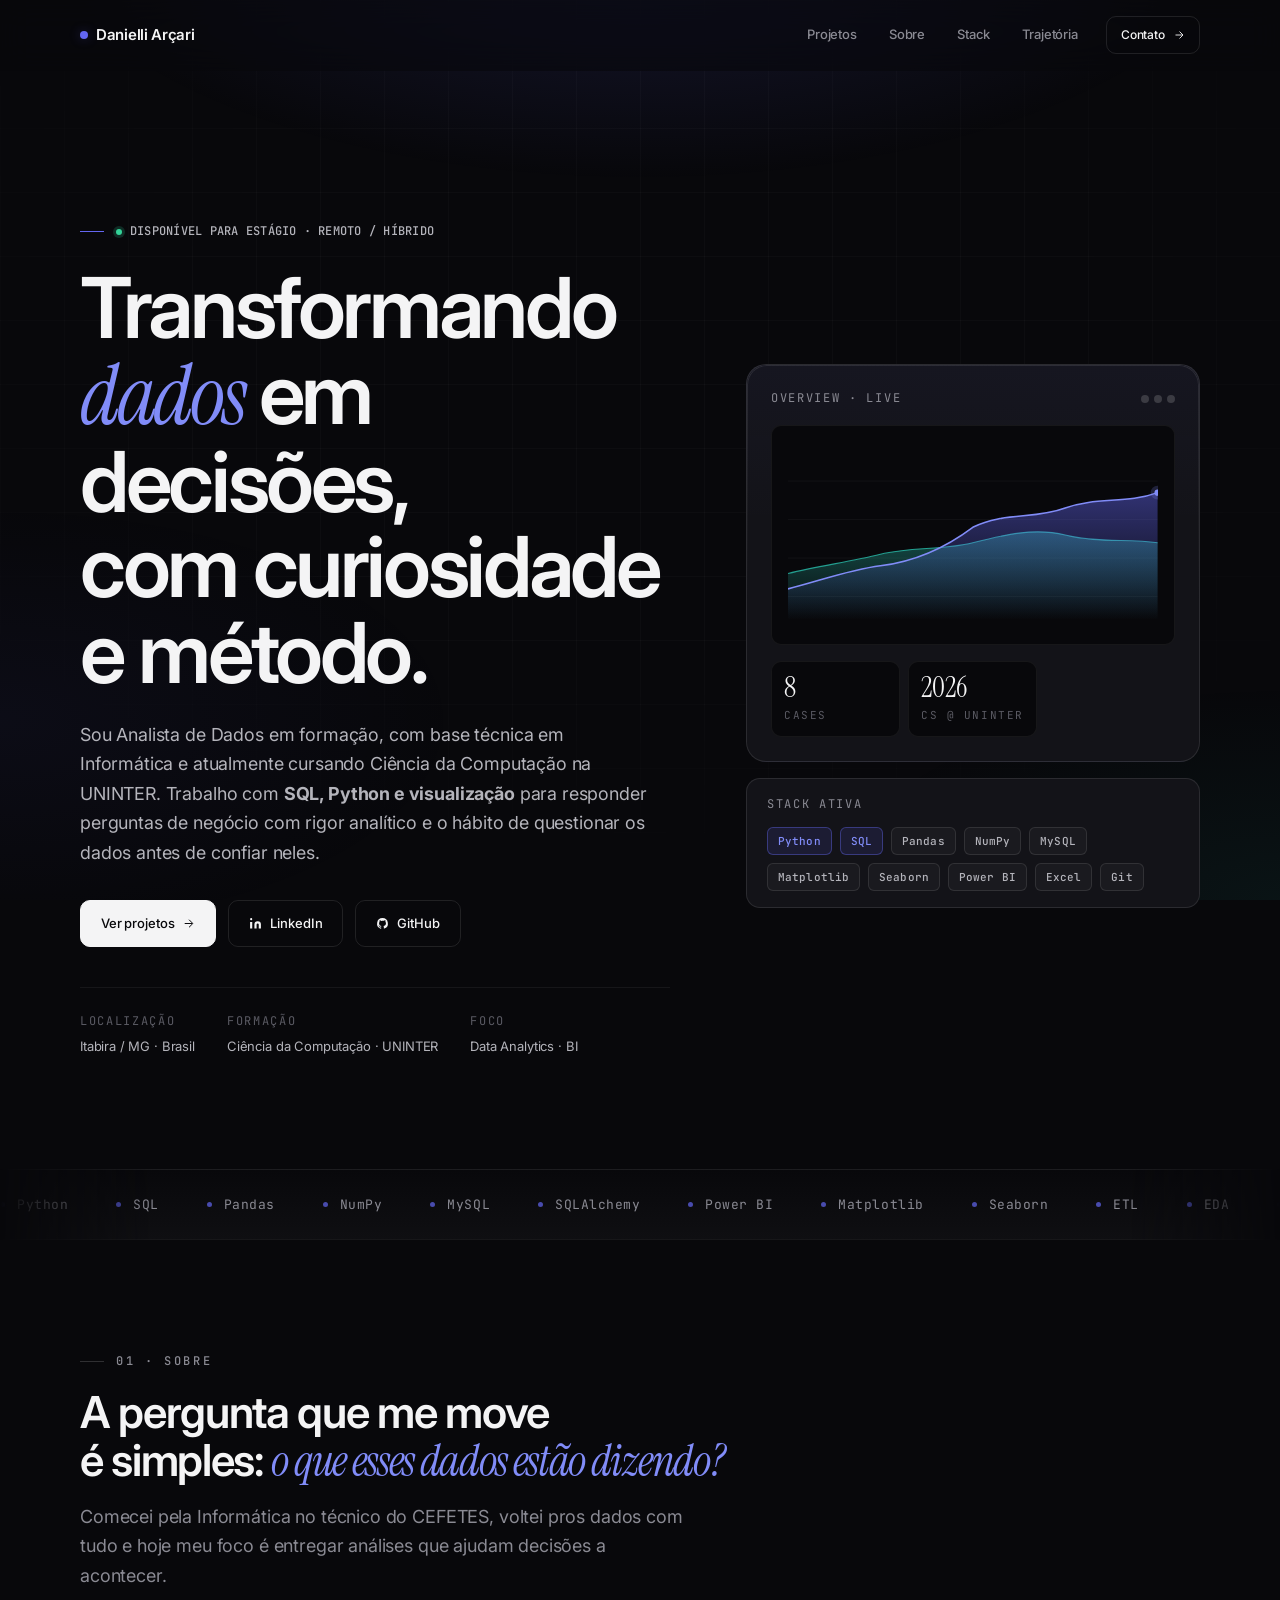
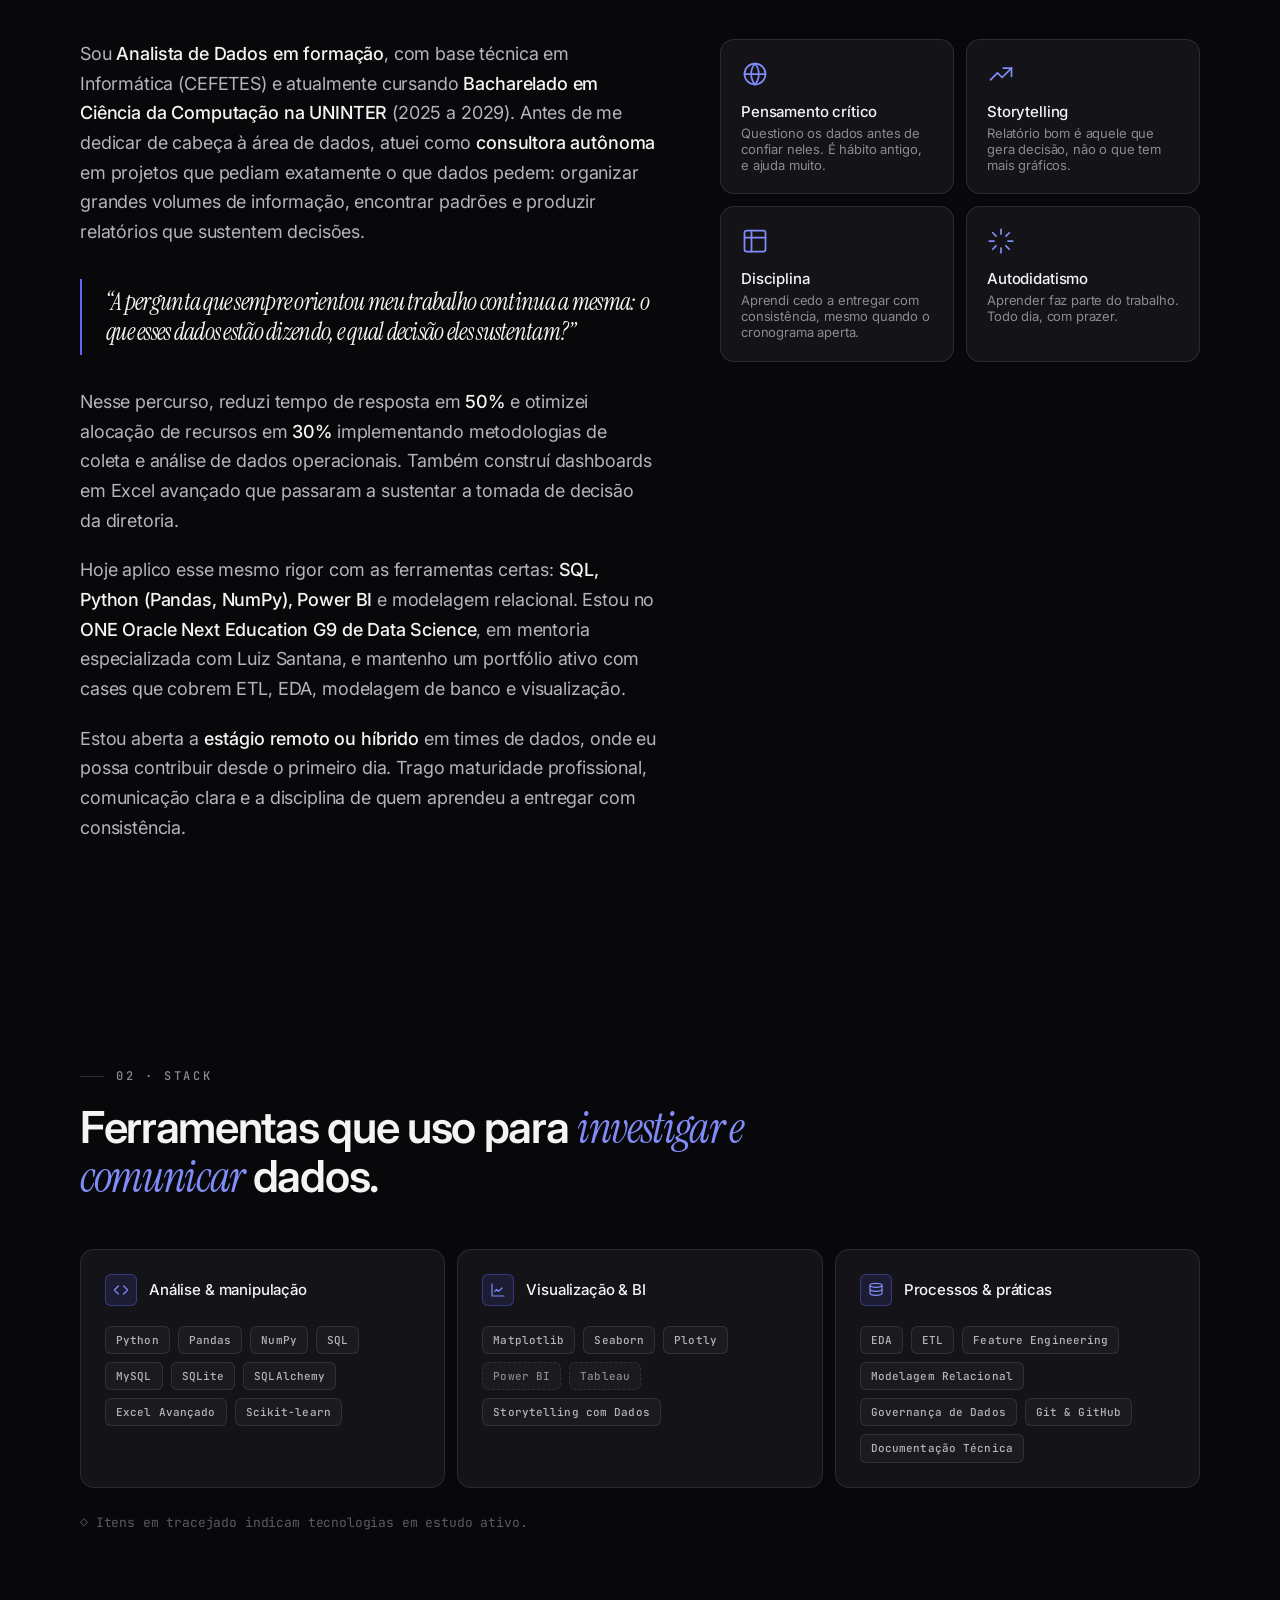
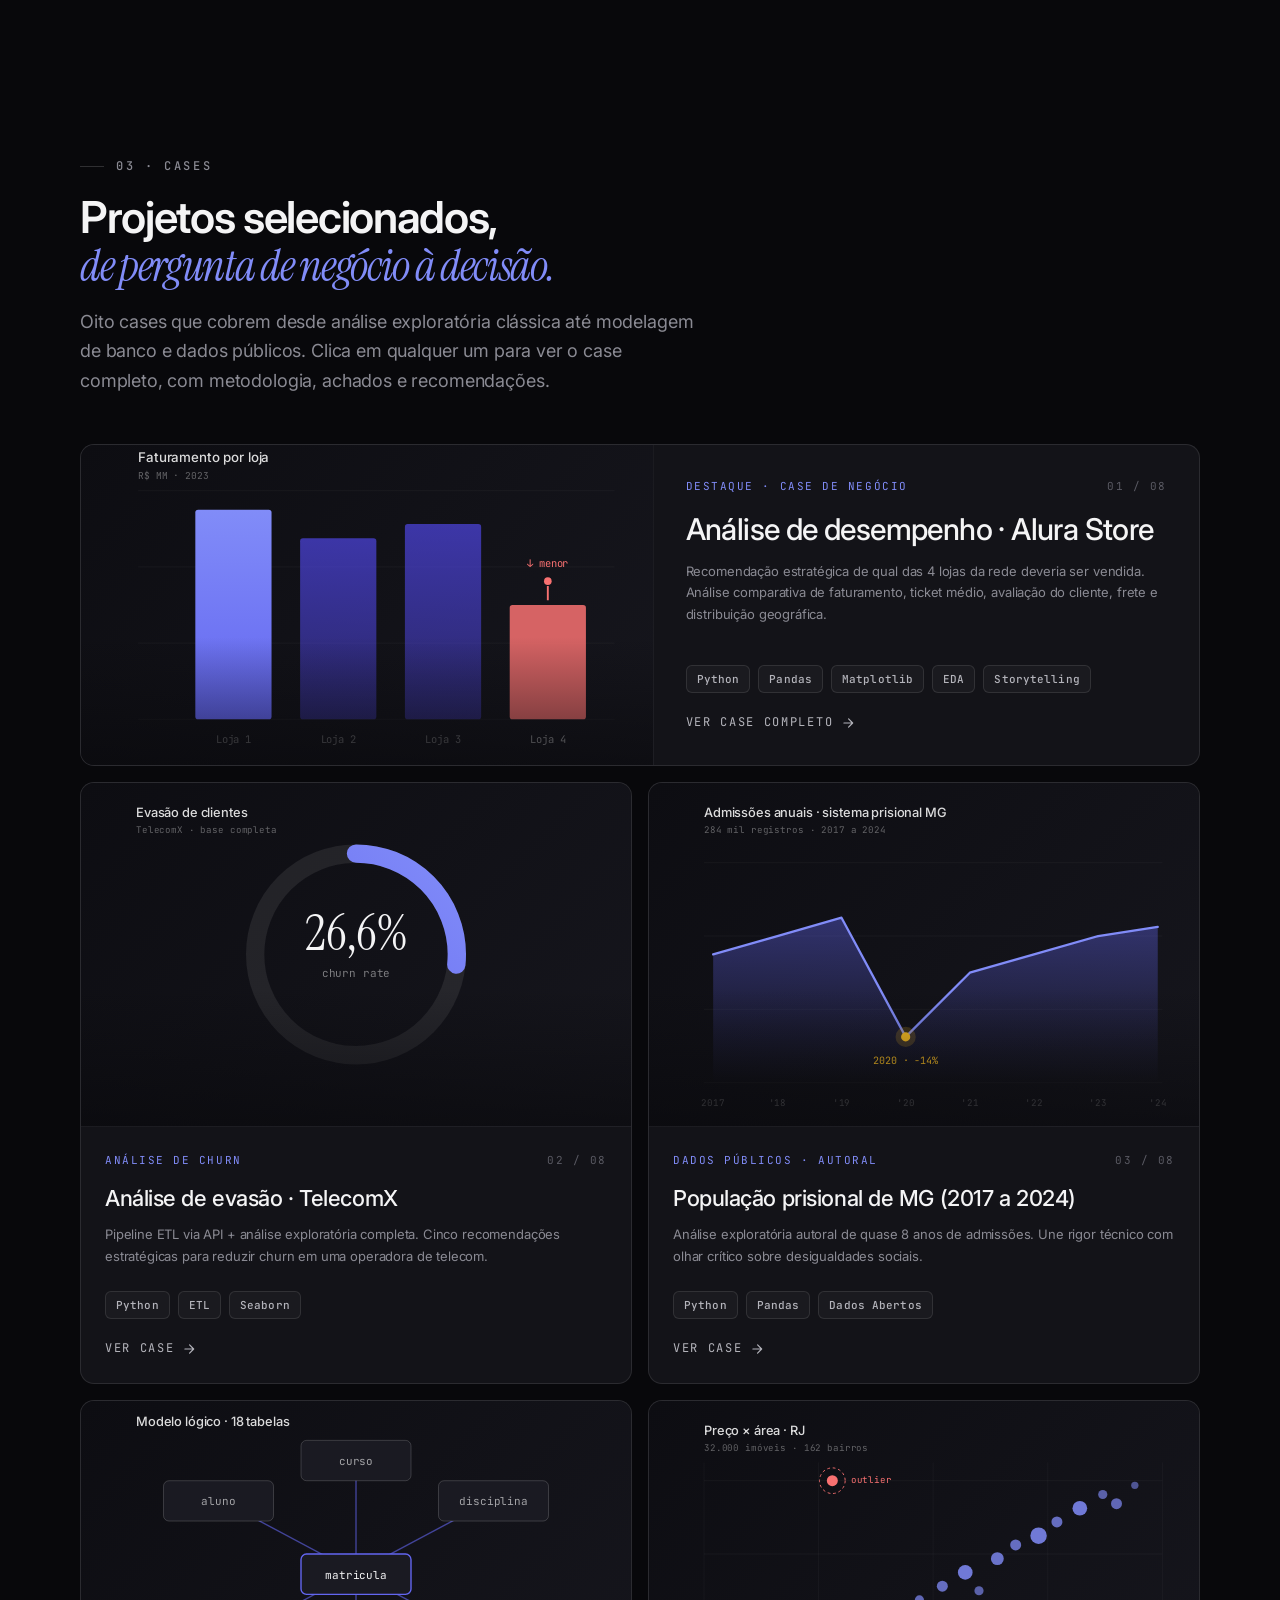
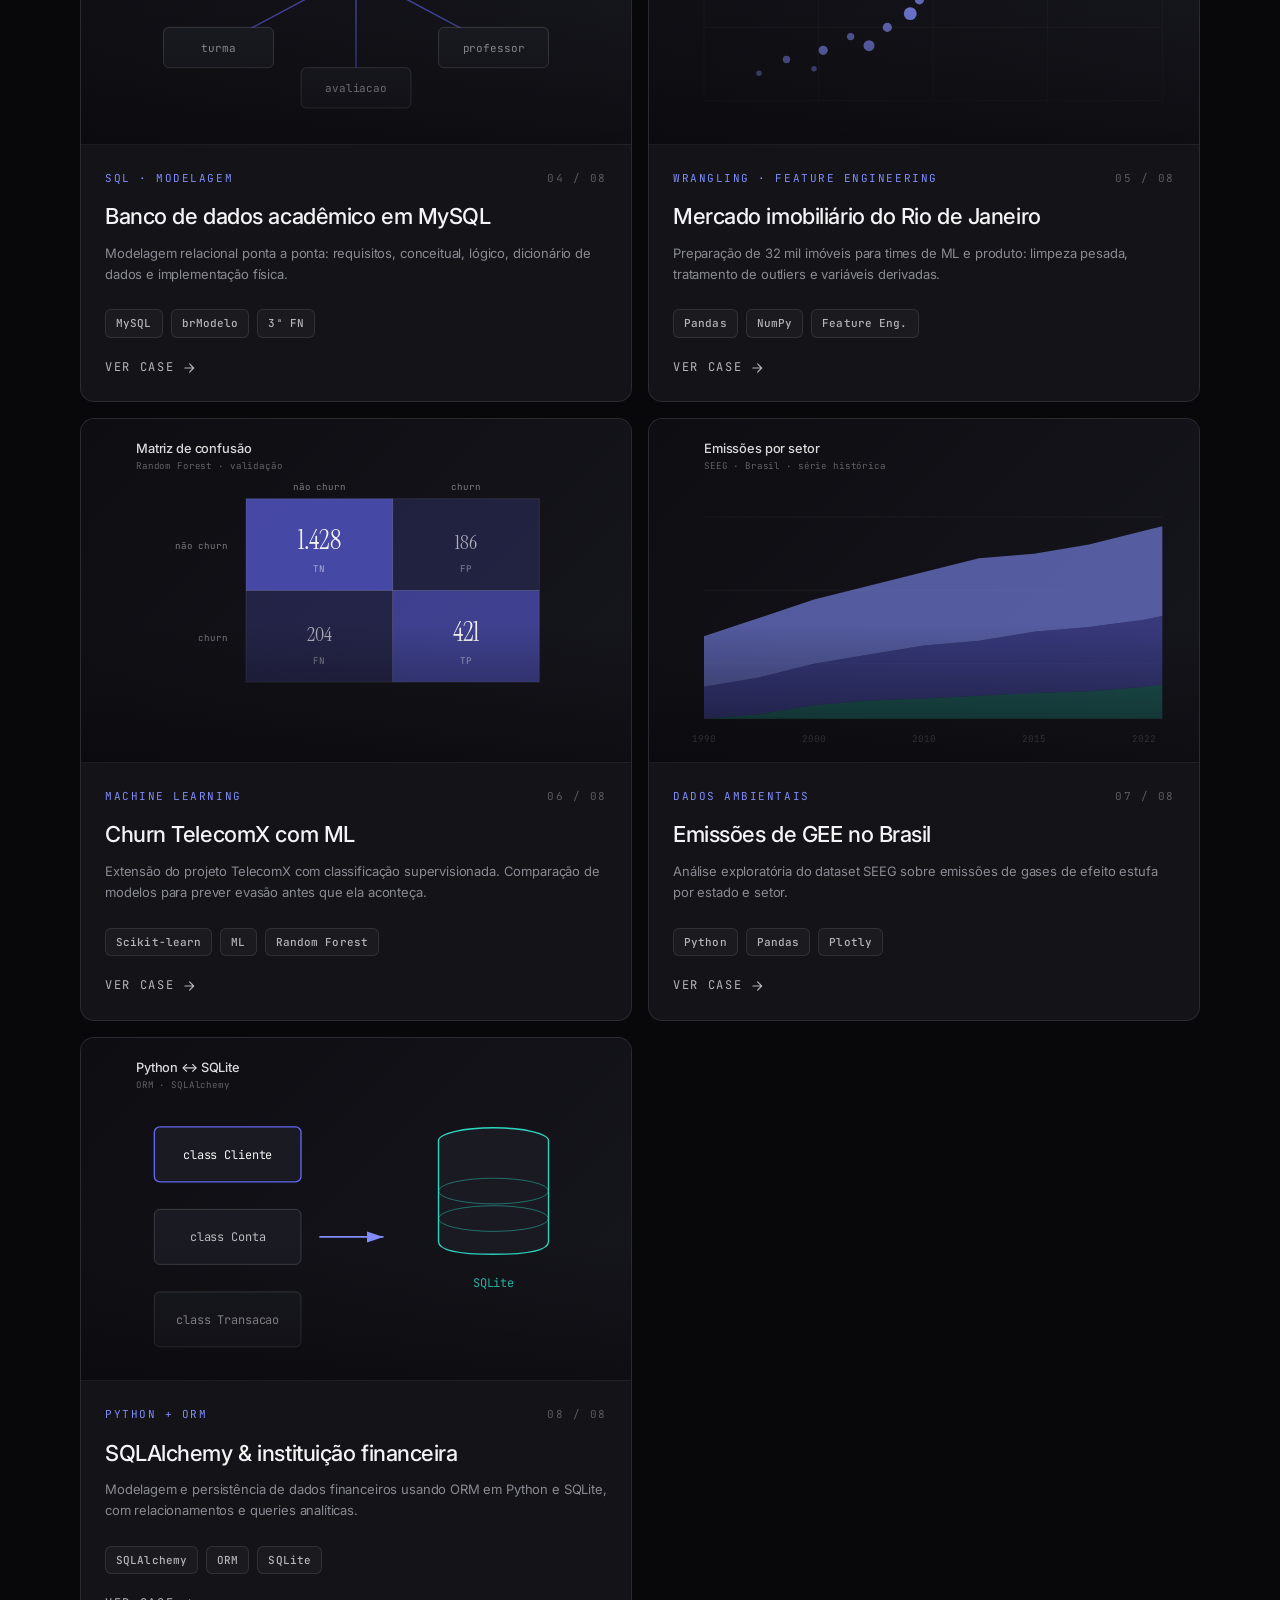
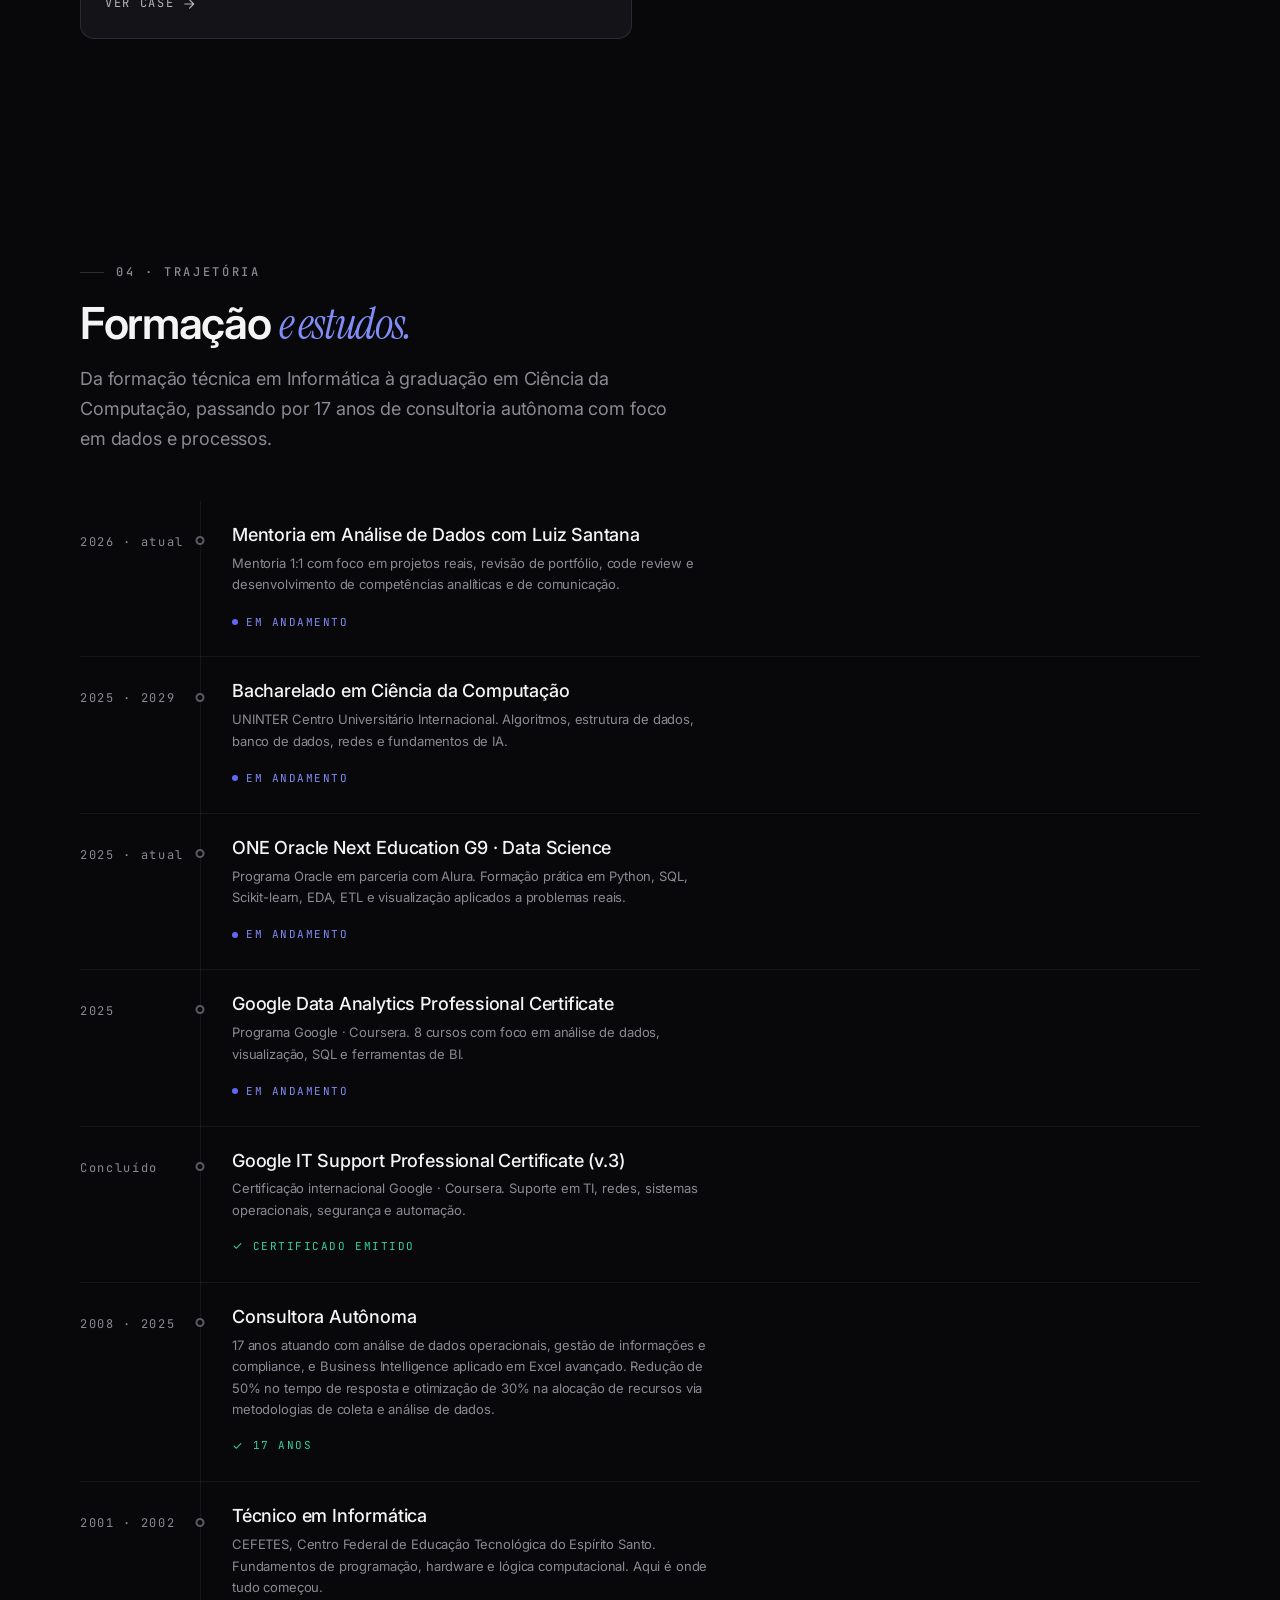
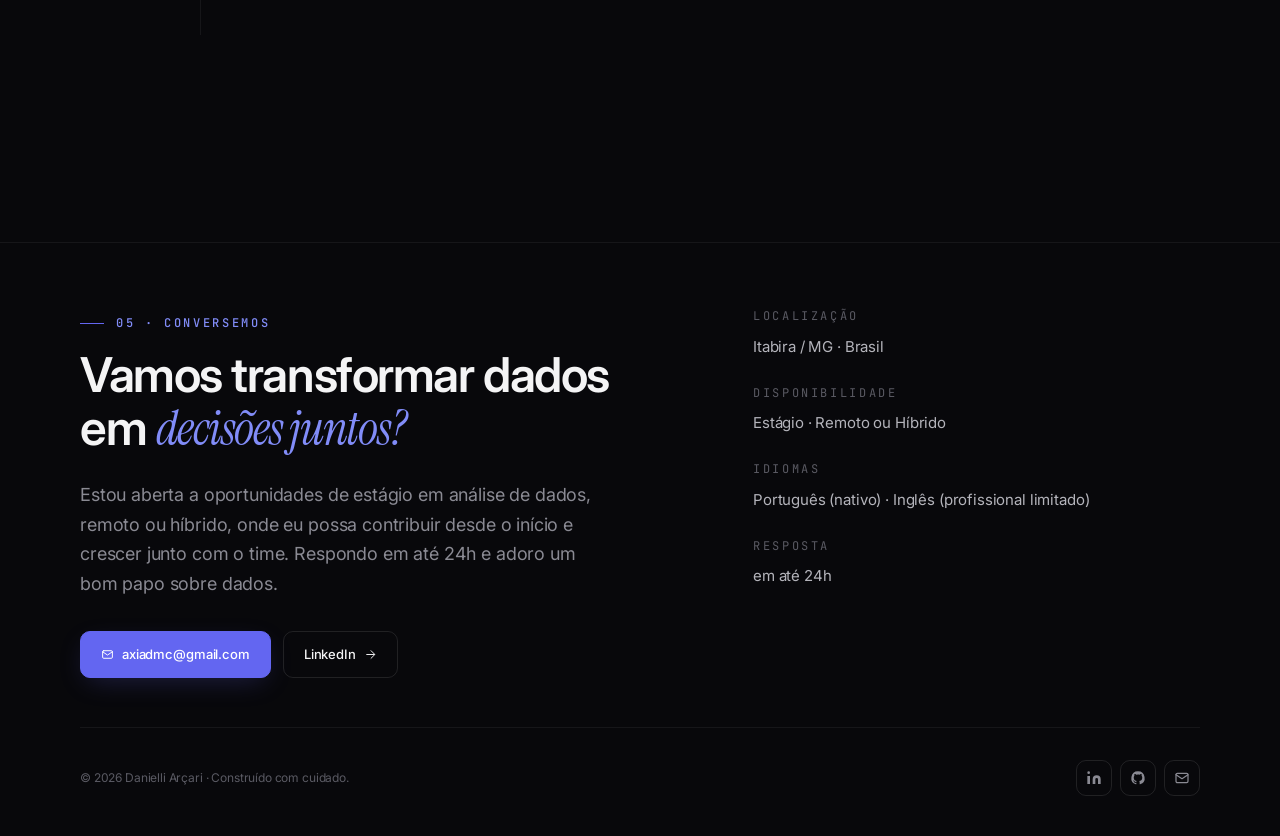
<file: index.html>
<!DOCTYPE html>
<html lang="pt-BR">
<head>
  <meta charset="UTF-8" />
  <meta name="viewport" content="width=device-width, initial-scale=1.0" />
  <meta name="theme-color" content="#08080B" />

  <title>Danielli Arçari · Analista de Dados</title>
  <meta name="description" content="Portfólio de Danielli Arçari. Analista de Dados em formação, com foco em SQL, Python, Pandas, Power BI e modelagem aplicados a problemas reais de negócio." />
  <meta name="author" content="Danielli Arçari" />

  <!-- Open Graph -->
  <meta property="og:type" content="website" />
  <meta property="og:title" content="Danielli Arçari · Analista de Dados" />
  <meta property="og:description" content="Cases de análise de dados com SQL, Python e storytelling aplicados a problemas reais de negócio." />
  <meta property="og:locale" content="pt_BR" />

  <!-- Preconnect -->
  <link rel="preconnect" href="https://fonts.googleapis.com" />
  <link rel="preconnect" href="https://fonts.gstatic.com" crossorigin />

  <!-- Fonts -->
  <link href="https://fonts.googleapis.com/css2?family=Inter:wght@300;400;500;600;700&family=Instrument+Serif:ital@0;1&family=JetBrains+Mono:wght@400;500&display=swap" rel="stylesheet" />

  <!-- Styles -->
  <link rel="stylesheet" href="css/tokens.css" />
  <link rel="stylesheet" href="css/base.css" />
  <link rel="stylesheet" href="css/components.css" />
  <link rel="stylesheet" href="css/home.css" />

  <!-- Favicon (inline SVG) -->
  <link rel="icon" href="data:image/svg+xml,%3Csvg xmlns='http://www.w3.org/2000/svg' viewBox='0 0 32 32'%3E%3Crect width='32' height='32' rx='6' fill='%23080808'/%3E%3Ctext x='16' y='22' font-family='Inter,sans-serif' font-size='18' font-weight='700' fill='%236366F1' text-anchor='middle'%3ED%3C/text%3E%3C/svg%3E" />
</head>

<body>

<!-- ============================================================
     NAV
     ============================================================ -->
<header class="nav" role="banner">
  <div class="container nav__inner">
    <a href="#top" class="nav__brand" aria-label="Voltar ao topo">
      <span class="nav__brand-dot" aria-hidden="true"></span>
      <span>Danielli Arçari</span>
    </a>
    <nav class="nav__links" role="navigation" aria-label="Navegação principal">
      <a class="nav__link" href="#projetos">Projetos</a>
      <a class="nav__link" href="#sobre">Sobre</a>
      <a class="nav__link" href="#stack">Stack</a>
      <a class="nav__link" href="#trajetoria">Trajetória</a>
      <a class="nav__link nav__cta btn btn--ghost btn--sm" href="#contato">
        Contato
        <svg class="btn__icon btn__icon--arrow" viewBox="0 0 24 24" aria-hidden="true"><path d="M5 12h14M13 5l7 7-7 7"/></svg>
      </a>
    </nav>
  </div>
</header>

<main id="top">

  <!-- ============================================================
       HERO
       ============================================================ -->
  <section class="hero" aria-labelledby="hero-title">
    <div class="container">
      <div class="hero__grid">

        <div class="hero__content reveal">
          <p class="eyebrow eyebrow--accent hero__eyebrow">
            <span class="badge badge--live" style="background:transparent;border:none;padding:0;">Disponível para estágio · Remoto / Híbrido</span>
          </p>

          <h1 id="hero-title" class="hero__title">
            Transformando <em>dados</em> em decisões,<br />
            com curiosidade e método.
          </h1>

          <p class="hero__desc">
            Sou Analista de Dados em formação, com base técnica em Informática e atualmente cursando
            Ciência da Computação na UNINTER. Trabalho com <strong>SQL, Python e visualização</strong>
            para responder perguntas de negócio com rigor analítico e o hábito de questionar os dados
            antes de confiar neles.
          </p>

          <div class="hero__actions">
            <a href="#projetos" class="btn btn--primary">
              Ver projetos
              <svg class="btn__icon btn__icon--arrow" viewBox="0 0 24 24" aria-hidden="true"><path d="M5 12h14M13 5l7 7-7 7"/></svg>
            </a>
            <a href="https://www.linkedin.com/in/danielli-arcari" target="_blank" rel="noopener" class="btn btn--ghost" aria-label="Perfil no LinkedIn">
              <svg class="btn__icon" viewBox="0 0 24 24" aria-hidden="true"><path d="M16 8a6 6 0 0 1 6 6v7h-4v-7a2 2 0 0 0-4 0v7h-4v-7a6 6 0 0 1 6-6zM2 9h4v12H2zM4 6a2 2 0 1 1 0-4 2 2 0 0 1 0 4z" fill="currentColor" stroke="none"/></svg>
              LinkedIn
            </a>
            <a href="https://github.com/danielli-arcari" target="_blank" rel="noopener" class="btn btn--ghost" aria-label="Perfil no GitHub">
              <svg class="btn__icon" viewBox="0 0 24 24" aria-hidden="true"><path d="M12 2a10 10 0 0 0-3.16 19.49c.5.09.68-.22.68-.48v-1.7c-2.78.6-3.37-1.34-3.37-1.34-.45-1.16-1.11-1.47-1.11-1.47-.91-.62.07-.6.07-.6 1 .07 1.53 1.03 1.53 1.03.89 1.52 2.34 1.08 2.91.83.09-.65.35-1.09.63-1.34-2.22-.25-4.56-1.11-4.56-4.95 0-1.09.39-1.99 1.03-2.69-.1-.25-.45-1.27.1-2.65 0 0 .84-.27 2.75 1.03A9.56 9.56 0 0 1 12 6.8c.85 0 1.71.11 2.5.34 1.91-1.3 2.75-1.03 2.75-1.03.55 1.38.2 2.4.1 2.65.64.7 1.03 1.6 1.03 2.69 0 3.85-2.34 4.7-4.57 4.94.36.31.68.92.68 1.85v2.74c0 .27.18.58.69.48A10 10 0 0 0 12 2z" fill="currentColor" stroke="none"/></svg>
              GitHub
            </a>
          </div>

          <div class="hero__meta">
            <div class="hero__meta-item">
              <span class="hero__meta-label">Localização</span>
              <span class="hero__meta-value">Itabira / MG · Brasil</span>
            </div>
            <div class="hero__meta-item">
              <span class="hero__meta-label">Formação</span>
              <span class="hero__meta-value">Ciência da Computação · UNINTER</span>
            </div>
            <div class="hero__meta-item">
              <span class="hero__meta-label">Foco</span>
              <span class="hero__meta-value">Data Analytics · BI</span>
            </div>
          </div>
        </div>

        <!-- Showcase widget (dashboard-style preview) -->
        <aside class="hero__showcase reveal" aria-hidden="true">
          <div class="showcase">
            <div class="showcase__header">
              <span class="showcase__title">overview · live</span>
              <div class="showcase__dots"><span></span><span></span><span></span></div>
            </div>
            <div class="showcase__viz">
              <!-- Abstract analytics-style chart, indigo themed -->
              <svg viewBox="0 0 480 220" xmlns="http://www.w3.org/2000/svg" preserveAspectRatio="xMidYMid meet">
                <defs>
                  <linearGradient id="hg" x1="0" x2="0" y1="0" y2="1">
                    <stop offset="0%" stop-color="#6366F1" stop-opacity="0.45"/>
                    <stop offset="100%" stop-color="#6366F1" stop-opacity="0"/>
                  </linearGradient>
                  <linearGradient id="hg2" x1="0" x2="0" y1="0" y2="1">
                    <stop offset="0%" stop-color="#2DD4BF" stop-opacity="0.35"/>
                    <stop offset="100%" stop-color="#2DD4BF" stop-opacity="0"/>
                  </linearGradient>
                </defs>
                <!-- horizontal grid lines -->
                <g stroke="rgba(255,255,255,0.05)" stroke-width="1">
                  <line x1="0" y1="40"  x2="480" y2="40"/>
                  <line x1="0" y1="90"  x2="480" y2="90"/>
                  <line x1="0" y1="140" x2="480" y2="140"/>
                  <line x1="0" y1="190" x2="480" y2="190"/>
                </g>
                <!-- Area chart 2 (teal) -->
                <path d="M0,160 C40,150 80,145 120,135 C160,125 200,130 240,120 C280,110 320,100 360,110 C400,120 440,115 480,120 L480,220 L0,220 Z" fill="url(#hg2)"/>
                <path d="M0,160 C40,150 80,145 120,135 C160,125 200,130 240,120 C280,110 320,100 360,110 C400,120 440,115 480,120" fill="none" stroke="#2DD4BF" stroke-width="1.5" stroke-opacity="0.7"/>
                <!-- Area chart 1 (indigo, on top) -->
                <path d="M0,180 C40,170 80,155 120,150 C160,145 200,130 240,100 C280,80 320,90 360,75 C400,60 440,70 480,55 L480,220 L0,220 Z" fill="url(#hg)"/>
                <path d="M0,180 C40,170 80,155 120,150 C160,145 200,130 240,100 C280,80 320,90 360,75 C400,60 440,70 480,55" fill="none" stroke="#818CF8" stroke-width="2"/>
                <!-- Latest data point -->
                <circle cx="480" cy="55" r="4" fill="#818CF8"/>
                <circle cx="480" cy="55" r="9" fill="#818CF8" fill-opacity="0.2"/>
              </svg>
            </div>
            <div class="showcase__stats">
              <div class="showcase__stat">
                <div class="showcase__stat-value">8</div>
                <div class="showcase__stat-label">Cases</div>
              </div>
              <div class="showcase__stat">
                <div class="showcase__stat-value">2026</div>
                <div class="showcase__stat-label">CS @ UNINTER</div>
              </div>
            </div>
          </div>

          <div class="hero__pills">
            <span class="hero__pills-label">Stack ativa</span>
            <div class="tag-group">
              <span class="tag tag--accent">Python</span>
              <span class="tag tag--accent">SQL</span>
              <span class="tag">Pandas</span>
              <span class="tag">NumPy</span>
              <span class="tag">MySQL</span>
              <span class="tag">Matplotlib</span>
              <span class="tag">Seaborn</span>
              <span class="tag">Power BI</span>
              <span class="tag">Excel</span>
              <span class="tag">Git</span>
            </div>
          </div>
        </aside>

      </div>
    </div>
  </section>

  <!-- ============================================================
       MARQUEE
       ============================================================ -->
  <div class="marquee" aria-hidden="true">
    <div class="marquee__track">
      <span class="marquee__item">Python</span>
      <span class="marquee__item">SQL</span>
      <span class="marquee__item">Pandas</span>
      <span class="marquee__item">NumPy</span>
      <span class="marquee__item">MySQL</span>
      <span class="marquee__item">SQLAlchemy</span>
      <span class="marquee__item">Power BI</span>
      <span class="marquee__item">Matplotlib</span>
      <span class="marquee__item">Seaborn</span>
      <span class="marquee__item">ETL</span>
      <span class="marquee__item">EDA</span>
      <span class="marquee__item">Modelagem Relacional</span>
      <span class="marquee__item">Storytelling com Dados</span>
      <!-- duplicate for seamless loop -->
      <span class="marquee__item">Python</span>
      <span class="marquee__item">SQL</span>
      <span class="marquee__item">Pandas</span>
      <span class="marquee__item">NumPy</span>
      <span class="marquee__item">MySQL</span>
      <span class="marquee__item">SQLAlchemy</span>
      <span class="marquee__item">Power BI</span>
      <span class="marquee__item">Matplotlib</span>
      <span class="marquee__item">Seaborn</span>
      <span class="marquee__item">ETL</span>
      <span class="marquee__item">EDA</span>
      <span class="marquee__item">Modelagem Relacional</span>
      <span class="marquee__item">Storytelling com Dados</span>
    </div>
  </div>

  <!-- ============================================================
       SOBRE
       ============================================================ -->
  <section id="sobre" class="section" aria-labelledby="sobre-title">
    <div class="container">

      <header class="section__head reveal">
        <p class="eyebrow">01 · Sobre</p>
        <h2 id="sobre-title" class="section__title">
          A pergunta que me move<br />
          é simples: <em>o que esses dados estão dizendo?</em>
        </h2>
        <p class="section__desc">
          Comecei pela Informática no técnico do CEFETES, voltei pros dados com tudo e hoje meu foco é
          entregar análises que ajudam decisões a acontecer.
        </p>
      </header>

      <div class="about__grid">
        <div class="about__body reveal">
          <p>
            Sou <strong>Analista de Dados em formação</strong>, com base técnica em Informática (CEFETES) e atualmente
            cursando <strong>Bacharelado em Ciência da Computação na UNINTER</strong> (2025 a 2029). Antes de me dedicar
            de cabeça à área de dados, atuei como <strong>consultora autônoma</strong> em projetos que pediam exatamente o
            que dados pedem: organizar grandes volumes de informação, encontrar padrões e produzir relatórios que sustentem
            decisões.
          </p>

          <blockquote class="about__quote">
            “A pergunta que sempre orientou meu trabalho continua a mesma: o que esses dados estão dizendo, e qual decisão eles sustentam?”
          </blockquote>

          <p>
            Nesse percurso, reduzi tempo de resposta em <strong>50%</strong> e otimizei alocação de recursos em <strong>30%</strong>
            implementando metodologias de coleta e análise de dados operacionais. Também construí dashboards em Excel avançado
            que passaram a sustentar a tomada de decisão da diretoria.
          </p>

          <p>
            Hoje aplico esse mesmo rigor com as ferramentas certas: <strong>SQL, Python (Pandas, NumPy), Power BI</strong> e
            modelagem relacional. Estou no <strong>ONE Oracle Next Education G9 de Data Science</strong>, em mentoria
            especializada com Luiz Santana, e mantenho um portfólio ativo com cases que cobrem ETL, EDA, modelagem de banco
            e visualização.
          </p>

          <p>
            Estou aberta a <strong>estágio remoto ou híbrido</strong> em times de dados, onde eu possa contribuir desde o
            primeiro dia. Trago maturidade profissional, comunicação clara e a disciplina de quem aprendeu a entregar com
            consistência.
          </p>
        </div>

        <div class="about__attrs reveal">
          <div class="attr">
            <svg class="attr__icon" viewBox="0 0 24 24" fill="none" stroke="currentColor" stroke-width="1.5" stroke-linecap="round" stroke-linejoin="round"><circle cx="12" cy="12" r="9"/><path d="M3 12h18M12 3a14 14 0 0 1 0 18M12 3a14 14 0 0 0 0 18"/></svg>
            <h3 class="attr__title">Pensamento crítico</h3>
            <p class="attr__desc">Questiono os dados antes de confiar neles. É hábito antigo, e ajuda muito.</p>
          </div>
          <div class="attr">
            <svg class="attr__icon" viewBox="0 0 24 24" fill="none" stroke="currentColor" stroke-width="1.5" stroke-linecap="round" stroke-linejoin="round"><path d="M3 17l6-6 4 4 8-8"/><path d="M14 7h7v7"/></svg>
            <h3 class="attr__title">Storytelling</h3>
            <p class="attr__desc">Relatório bom é aquele que gera decisão, não o que tem mais gráficos.</p>
          </div>
          <div class="attr">
            <svg class="attr__icon" viewBox="0 0 24 24" fill="none" stroke="currentColor" stroke-width="1.5" stroke-linecap="round" stroke-linejoin="round"><rect x="3" y="3" width="18" height="18" rx="2"/><path d="M3 9h18M9 3v18"/></svg>
            <h3 class="attr__title">Disciplina</h3>
            <p class="attr__desc">Aprendi cedo a entregar com consistência, mesmo quando o cronograma aperta.</p>
          </div>
          <div class="attr">
            <svg class="attr__icon" viewBox="0 0 24 24" fill="none" stroke="currentColor" stroke-width="1.5" stroke-linecap="round" stroke-linejoin="round"><path d="M12 2v4M12 18v4M4.93 4.93l2.83 2.83M16.24 16.24l2.83 2.83M2 12h4M18 12h4M4.93 19.07l2.83-2.83M16.24 7.76l2.83-2.83"/></svg>
            <h3 class="attr__title">Autodidatismo</h3>
            <p class="attr__desc">Aprender faz parte do trabalho. Todo dia, com prazer.</p>
          </div>
        </div>
      </div>

    </div>
  </section>

  <!-- ============================================================
       STACK
       ============================================================ -->
  <section id="stack" class="section" aria-labelledby="stack-title">
    <div class="container">

      <header class="section__head reveal">
        <p class="eyebrow">02 · Stack</p>
        <h2 id="stack-title" class="section__title">
          Ferramentas que uso para <em>investigar e comunicar</em> dados.
        </h2>
      </header>

      <div class="stack reveal">

        <article class="stack__group">
          <header class="stack__group-head">
            <span class="stack__group-icon">
              <svg viewBox="0 0 24 24" fill="none" stroke="currentColor" stroke-width="1.8" stroke-linecap="round" stroke-linejoin="round"><path d="M16 18l6-6-6-6M8 6l-6 6 6 6"/></svg>
            </span>
            <h3 class="stack__group-title">Análise & manipulação</h3>
          </header>
          <div class="tag-group">
            <span class="tag">Python</span>
            <span class="tag">Pandas</span>
            <span class="tag">NumPy</span>
            <span class="tag">SQL</span>
            <span class="tag">MySQL</span>
            <span class="tag">SQLite</span>
            <span class="tag">SQLAlchemy</span>
            <span class="tag">Excel Avançado</span>
            <span class="tag">Scikit-learn</span>
          </div>
        </article>

        <article class="stack__group">
          <header class="stack__group-head">
            <span class="stack__group-icon">
              <svg viewBox="0 0 24 24" fill="none" stroke="currentColor" stroke-width="1.8" stroke-linecap="round" stroke-linejoin="round"><path d="M3 3v18h18"/><path d="M7 14l3-3 3 3 5-5"/></svg>
            </span>
            <h3 class="stack__group-title">Visualização & BI</h3>
          </header>
          <div class="tag-group">
            <span class="tag">Matplotlib</span>
            <span class="tag">Seaborn</span>
            <span class="tag">Plotly</span>
            <span class="tag tag--learning">Power BI</span>
            <span class="tag tag--learning">Tableau</span>
            <span class="tag">Storytelling com Dados</span>
          </div>
        </article>

        <article class="stack__group">
          <header class="stack__group-head">
            <span class="stack__group-icon">
              <svg viewBox="0 0 24 24" fill="none" stroke="currentColor" stroke-width="1.8" stroke-linecap="round" stroke-linejoin="round"><ellipse cx="12" cy="5" rx="9" ry="3"/><path d="M3 5v6c0 1.7 4 3 9 3s9-1.3 9-3V5M3 11v6c0 1.7 4 3 9 3s9-1.3 9-3v-6"/></svg>
            </span>
            <h3 class="stack__group-title">Processos & práticas</h3>
          </header>
          <div class="tag-group">
            <span class="tag">EDA</span>
            <span class="tag">ETL</span>
            <span class="tag">Feature Engineering</span>
            <span class="tag">Modelagem Relacional</span>
            <span class="tag">Governança de Dados</span>
            <span class="tag">Git &amp; GitHub</span>
            <span class="tag">Documentação Técnica</span>
          </div>
        </article>

      </div>

      <p class="reveal" style="margin-top: var(--s-6); font-size: var(--text-sm); color: var(--fg-quaternary); font-family: var(--font-mono);">
        ◇ Itens em tracejado indicam tecnologias em estudo ativo.
      </p>
    </div>
  </section>

  <!-- ============================================================
       PROJETOS
       ============================================================ -->
  <section id="projetos" class="section" aria-labelledby="projetos-title">
    <div class="container">

      <header class="section__head reveal">
        <p class="eyebrow">03 · Cases</p>
        <h2 id="projetos-title" class="section__title">
          Projetos selecionados,<br />
          <em>de pergunta de negócio à decisão.</em>
        </h2>
        <p class="section__desc">
          Oito cases que cobrem desde análise exploratória clássica até modelagem de banco e
          dados públicos. Clica em qualquer um para ver o case completo, com metodologia, achados e recomendações.
        </p>
      </header>

      <div class="projects reveal">

        <!-- ============== FEATURED: ALURA STORE ============== -->
        <div class="projects__featured">
          <a class="project-card" href="projetos/alura-store.html" aria-label="Ver case: Análise de Desempenho da Alura Store">
            <div class="project-card__thumb">
              <!-- Bar chart: 4 stores -->
              <svg viewBox="0 0 600 400" xmlns="http://www.w3.org/2000/svg" preserveAspectRatio="xMidYMid slice">
                <defs>
                  <linearGradient id="t1g1" x1="0" y1="0" x2="0" y2="1"><stop offset="0%" stop-color="#818CF8"/><stop offset="100%" stop-color="#6366F1"/></linearGradient>
                  <linearGradient id="t1g2" x1="0" y1="0" x2="0" y2="1"><stop offset="0%" stop-color="#4F46E5" stop-opacity="0.7"/><stop offset="100%" stop-color="#4F46E5" stop-opacity="0.4"/></linearGradient>
                </defs>
                <g stroke="rgba(255,255,255,0.04)" stroke-width="1">
                  <line x1="60" y1="80"  x2="560" y2="80"/>
                  <line x1="60" y1="160" x2="560" y2="160"/>
                  <line x1="60" y1="240" x2="560" y2="240"/>
                  <line x1="60" y1="320" x2="560" y2="320"/>
                </g>
                <!-- Bars -->
                <rect x="120" y="100" width="80" height="220" rx="3" fill="url(#t1g1)"/>
                <rect x="230" y="130" width="80" height="190" rx="3" fill="url(#t1g2)"/>
                <rect x="340" y="115" width="80" height="205" rx="3" fill="url(#t1g2)"/>
                <rect x="450" y="200" width="80" height="120" rx="3" fill="#F87171" fill-opacity="0.85"/>
                <!-- Highlight indicator on Loja 4 -->
                <line x1="490" y1="180" x2="490" y2="195" stroke="#F87171" stroke-width="2"/>
                <circle cx="490" cy="175" r="4" fill="#F87171"/>
                <text x="490" y="160" font-family="JetBrains Mono, monospace" font-size="11" fill="#F87171" text-anchor="middle">↓ menor</text>
                <!-- Labels -->
                <text x="160" y="345" font-family="JetBrains Mono, monospace" font-size="11" fill="rgba(255,255,255,0.35)" text-anchor="middle">Loja 1</text>
                <text x="270" y="345" font-family="JetBrains Mono, monospace" font-size="11" fill="rgba(255,255,255,0.35)" text-anchor="middle">Loja 2</text>
                <text x="380" y="345" font-family="JetBrains Mono, monospace" font-size="11" fill="rgba(255,255,255,0.35)" text-anchor="middle">Loja 3</text>
                <text x="490" y="345" font-family="JetBrains Mono, monospace" font-size="11" fill="rgba(255,255,255,0.55)" text-anchor="middle">Loja 4</text>
                <!-- Title -->
                <text x="60" y="50" font-family="Inter, sans-serif" font-size="14" font-weight="500" fill="rgba(255,255,255,0.85)">Faturamento por loja</text>
                <text x="60" y="68" font-family="JetBrains Mono, monospace" font-size="10" fill="rgba(255,255,255,0.35)">R$ MM · 2023</text>
              </svg>
              <div class="project-card__thumb-overlay"></div>
            </div>

            <div class="project-card__body">
              <div class="project-card__meta">
                <span class="project-card__tag">Destaque · Case de Negócio</span>
                <span class="project-card__num">01 / 08</span>
              </div>
              <h3 class="project-card__title">Análise de desempenho · Alura Store</h3>
              <p class="project-card__desc">
                Recomendação estratégica de qual das 4 lojas da rede deveria ser vendida.
                Análise comparativa de faturamento, ticket médio, avaliação do cliente, frete e distribuição geográfica.
              </p>
              <div class="project-card__tags">
                <span class="tag">Python</span>
                <span class="tag">Pandas</span>
                <span class="tag">Matplotlib</span>
                <span class="tag">EDA</span>
                <span class="tag">Storytelling</span>
              </div>
              <span class="project-card__cta">
                Ver case completo
                <svg viewBox="0 0 24 24" fill="none" stroke="currentColor" stroke-width="2" stroke-linecap="round" stroke-linejoin="round" aria-hidden="true"><path d="M5 12h14M13 5l7 7-7 7"/></svg>
              </span>
            </div>
          </a>
        </div>

        <!-- ============== TELECOMX ============== -->
        <a class="project-card" href="projetos/telecomx.html" aria-label="Ver case: Análise de Evasão na TelecomX">
          <div class="project-card__thumb">
            <!-- Donut chart with churn % -->
            <svg viewBox="0 0 600 400" xmlns="http://www.w3.org/2000/svg" preserveAspectRatio="xMidYMid slice">
              <defs>
                <linearGradient id="t2g" x1="0" y1="0" x2="1" y2="1"><stop offset="0%" stop-color="#6366F1"/><stop offset="100%" stop-color="#818CF8"/></linearGradient>
              </defs>
              <!-- Background ring -->
              <circle cx="300" cy="200" r="110" fill="none" stroke="rgba(255,255,255,0.08)" stroke-width="20"/>
              <!-- Active ring: churn 26.6% = ~95.5° → stroke-dasharray of 26.6% -->
              <circle cx="300" cy="200" r="110" fill="none"
                      stroke="url(#t2g)" stroke-width="20" stroke-linecap="round"
                      stroke-dasharray="183.78 691.15" transform="rotate(-90 300 200)"/>
              <text x="300" y="195" font-family="Instrument Serif, serif" font-size="56" fill="#F4F4F5" text-anchor="middle">26,6%</text>
              <text x="300" y="225" font-family="JetBrains Mono, monospace" font-size="12" fill="rgba(255,255,255,0.45)" text-anchor="middle">churn rate</text>
              <text x="60" y="50" font-family="Inter, sans-serif" font-size="14" font-weight="500" fill="rgba(255,255,255,0.85)">Evasão de clientes</text>
              <text x="60" y="68" font-family="JetBrains Mono, monospace" font-size="10" fill="rgba(255,255,255,0.35)">TelecomX · base completa</text>
            </svg>
            <div class="project-card__thumb-overlay"></div>
          </div>
          <div class="project-card__body">
            <div class="project-card__meta">
              <span class="project-card__tag">Análise de Churn</span>
              <span class="project-card__num">02 / 08</span>
            </div>
            <h3 class="project-card__title">Análise de evasão · TelecomX</h3>
            <p class="project-card__desc">
              Pipeline ETL via API + análise exploratória completa. Cinco recomendações estratégicas para reduzir churn em uma operadora de telecom.
            </p>
            <div class="project-card__tags">
              <span class="tag">Python</span>
              <span class="tag">ETL</span>
              <span class="tag">Seaborn</span>
            </div>
            <span class="project-card__cta">
              Ver case
              <svg viewBox="0 0 24 24" fill="none" stroke="currentColor" stroke-width="2" stroke-linecap="round" stroke-linejoin="round" aria-hidden="true"><path d="M5 12h14M13 5l7 7-7 7"/></svg>
            </span>
          </div>
        </a>

        <!-- ============== POPULAÇÃO PRISIONAL ============== -->
        <a class="project-card" href="projetos/populacao-prisional.html" aria-label="Ver case: População Prisional MG">
          <div class="project-card__thumb">
            <!-- Time series line chart with COVID dip -->
            <svg viewBox="0 0 600 400" xmlns="http://www.w3.org/2000/svg" preserveAspectRatio="xMidYMid slice">
              <defs>
                <linearGradient id="t3g" x1="0" y1="0" x2="0" y2="1"><stop offset="0%" stop-color="#6366F1" stop-opacity="0.4"/><stop offset="100%" stop-color="#6366F1" stop-opacity="0"/></linearGradient>
              </defs>
              <g stroke="rgba(255,255,255,0.04)" stroke-width="1">
                <line x1="60" y1="100" x2="560" y2="100"/>
                <line x1="60" y1="180" x2="560" y2="180"/>
                <line x1="60" y1="260" x2="560" y2="260"/>
                <line x1="60" y1="340" x2="560" y2="340"/>
              </g>
              <!-- Filled area -->
              <path d="M70,200 L140,180 L210,160 L280,290 L350,220 L420,200 L490,180 L555,170 L555,340 L70,340 Z"
                    fill="url(#t3g)"/>
              <!-- Line -->
              <path d="M70,200 L140,180 L210,160 L280,290 L350,220 L420,200 L490,180 L555,170"
                    fill="none" stroke="#818CF8" stroke-width="2.5" stroke-linecap="round" stroke-linejoin="round"/>
              <!-- COVID annotation -->
              <circle cx="280" cy="290" r="5" fill="#FBBF24"/>
              <circle cx="280" cy="290" r="11" fill="#FBBF24" fill-opacity="0.2"/>
              <text x="280" y="320" font-family="JetBrains Mono, monospace" font-size="11" fill="#FBBF24" text-anchor="middle">2020 · -14%</text>
              <!-- Years -->
              <g font-family="JetBrains Mono, monospace" font-size="10" fill="rgba(255,255,255,0.30)" text-anchor="middle">
                <text x="70" y="365">2017</text>
                <text x="140" y="365">'18</text>
                <text x="210" y="365">'19</text>
                <text x="280" y="365">'20</text>
                <text x="350" y="365">'21</text>
                <text x="420" y="365">'22</text>
                <text x="490" y="365">'23</text>
                <text x="555" y="365">'24</text>
              </g>
              <text x="60" y="50" font-family="Inter, sans-serif" font-size="14" font-weight="500" fill="rgba(255,255,255,0.85)">Admissões anuais · sistema prisional MG</text>
              <text x="60" y="68" font-family="JetBrains Mono, monospace" font-size="10" fill="rgba(255,255,255,0.35)">284 mil registros · 2017 a 2024</text>
            </svg>
            <div class="project-card__thumb-overlay"></div>
          </div>
          <div class="project-card__body">
            <div class="project-card__meta">
              <span class="project-card__tag">Dados Públicos · Autoral</span>
              <span class="project-card__num">03 / 08</span>
            </div>
            <h3 class="project-card__title">População prisional de MG (2017 a 2024)</h3>
            <p class="project-card__desc">
              Análise exploratória autoral de quase 8 anos de admissões. Une rigor técnico com olhar crítico sobre desigualdades sociais.
            </p>
            <div class="project-card__tags">
              <span class="tag">Python</span>
              <span class="tag">Pandas</span>
              <span class="tag">Dados Abertos</span>
            </div>
            <span class="project-card__cta">
              Ver case
              <svg viewBox="0 0 24 24" fill="none" stroke="currentColor" stroke-width="2" stroke-linecap="round" stroke-linejoin="round" aria-hidden="true"><path d="M5 12h14M13 5l7 7-7 7"/></svg>
            </span>
          </div>
        </a>

        <!-- ============== BD FACULDADE ============== -->
        <a class="project-card" href="projetos/bd-faculdade.html" aria-label="Ver case: Banco de Dados Acadêmico">
          <div class="project-card__thumb">
            <!-- ER diagram-like nodes & connections -->
            <svg viewBox="0 0 600 400" xmlns="http://www.w3.org/2000/svg" preserveAspectRatio="xMidYMid slice">
              <!-- Connections (drawn first so they sit behind nodes) -->
              <g stroke="#6366F1" stroke-width="1.5" stroke-opacity="0.6" fill="none">
                <path d="M150,120 L300,200"/>
                <path d="M300,80 L300,200"/>
                <path d="M450,120 L300,200"/>
                <path d="M150,280 L300,200"/>
                <path d="M450,280 L300,200"/>
                <path d="M300,320 L300,200"/>
              </g>
              <!-- Nodes -->
              <g>
                <!-- center / fact -->
                <rect x="240" y="180" width="120" height="44" rx="6" fill="#1A1A22" stroke="#6366F1" stroke-width="1.5"/>
                <text x="300" y="207" font-family="JetBrains Mono, monospace" font-size="12" fill="#F4F4F5" text-anchor="middle">matricula</text>

                <rect x="90"  y="100" width="120" height="44" rx="6" fill="#1A1A22" stroke="rgba(255,255,255,0.18)" stroke-width="1"/>
                <text x="150" y="127" font-family="JetBrains Mono, monospace" font-size="12" fill="rgba(255,255,255,0.6)" text-anchor="middle">aluno</text>

                <rect x="240" y="56"  width="120" height="44" rx="6" fill="#1A1A22" stroke="rgba(255,255,255,0.18)" stroke-width="1"/>
                <text x="300" y="83" font-family="JetBrains Mono, monospace" font-size="12" fill="rgba(255,255,255,0.6)" text-anchor="middle">curso</text>

                <rect x="390" y="100" width="120" height="44" rx="6" fill="#1A1A22" stroke="rgba(255,255,255,0.18)" stroke-width="1"/>
                <text x="450" y="127" font-family="JetBrains Mono, monospace" font-size="12" fill="rgba(255,255,255,0.6)" text-anchor="middle">disciplina</text>

                <rect x="90"  y="260" width="120" height="44" rx="6" fill="#1A1A22" stroke="rgba(255,255,255,0.18)" stroke-width="1"/>
                <text x="150" y="287" font-family="JetBrains Mono, monospace" font-size="12" fill="rgba(255,255,255,0.6)" text-anchor="middle">turma</text>

                <rect x="390" y="260" width="120" height="44" rx="6" fill="#1A1A22" stroke="rgba(255,255,255,0.18)" stroke-width="1"/>
                <text x="450" y="287" font-family="JetBrains Mono, monospace" font-size="12" fill="rgba(255,255,255,0.6)" text-anchor="middle">professor</text>

                <rect x="240" y="304" width="120" height="44" rx="6" fill="#1A1A22" stroke="rgba(255,255,255,0.18)" stroke-width="1"/>
                <text x="300" y="331" font-family="JetBrains Mono, monospace" font-size="12" fill="rgba(255,255,255,0.6)" text-anchor="middle">avaliacao</text>
              </g>
              <text x="60" y="40" font-family="Inter, sans-serif" font-size="14" font-weight="500" fill="rgba(255,255,255,0.85)">Modelo lógico · 18 tabelas</text>
            </svg>
            <div class="project-card__thumb-overlay"></div>
          </div>
          <div class="project-card__body">
            <div class="project-card__meta">
              <span class="project-card__tag">SQL · Modelagem</span>
              <span class="project-card__num">04 / 08</span>
            </div>
            <h3 class="project-card__title">Banco de dados acadêmico em MySQL</h3>
            <p class="project-card__desc">
              Modelagem relacional ponta a ponta: requisitos, conceitual, lógico, dicionário de dados e implementação física.
            </p>
            <div class="project-card__tags">
              <span class="tag">MySQL</span>
              <span class="tag">brModelo</span>
              <span class="tag">3ª FN</span>
            </div>
            <span class="project-card__cta">
              Ver case
              <svg viewBox="0 0 24 24" fill="none" stroke="currentColor" stroke-width="2" stroke-linecap="round" stroke-linejoin="round" aria-hidden="true"><path d="M5 12h14M13 5l7 7-7 7"/></svg>
            </span>
          </div>
        </a>

        <!-- ============== IMOBILIÁRIA ============== -->
        <a class="project-card" href="projetos/imobiliaria.html" aria-label="Ver case: Mercado Imobiliário do Rio de Janeiro">
          <div class="project-card__thumb">
            <!-- Scatter plot -->
            <svg viewBox="0 0 600 400" xmlns="http://www.w3.org/2000/svg" preserveAspectRatio="xMidYMid slice">
              <g stroke="rgba(255,255,255,0.04)" stroke-width="1">
                <line x1="60" y1="100" x2="560" y2="100"/>
                <line x1="60" y1="180" x2="560" y2="180"/>
                <line x1="60" y1="260" x2="560" y2="260"/>
                <line x1="60" y1="340" x2="560" y2="340"/>
                <line x1="60"  y1="80" x2="60"  y2="340"/>
                <line x1="185" y1="80" x2="185" y2="340"/>
                <line x1="310" y1="80" x2="310" y2="340"/>
                <line x1="435" y1="80" x2="435" y2="340"/>
                <line x1="560" y1="80" x2="560" y2="340"/>
              </g>
              <!-- Cluster of points -->
              <g fill="#818CF8">
                <circle cx="120" cy="310" r="3" opacity="0.5"/>
                <circle cx="150" cy="295" r="4" opacity="0.6"/>
                <circle cx="180" cy="305" r="3" opacity="0.5"/>
                <circle cx="190" cy="285" r="5" opacity="0.7"/>
                <circle cx="220" cy="270" r="4" opacity="0.6"/>
                <circle cx="240" cy="280" r="6" opacity="0.7"/>
                <circle cx="260" cy="260" r="5" opacity="0.7"/>
                <circle cx="285" cy="245" r="7" opacity="0.8"/>
                <circle cx="295" cy="230" r="5" opacity="0.7"/>
                <circle cx="320" cy="215" r="6" opacity="0.75"/>
                <circle cx="345" cy="200" r="8" opacity="0.85"/>
                <circle cx="360" cy="220" r="5" opacity="0.65"/>
                <circle cx="380" cy="185" r="7" opacity="0.8"/>
                <circle cx="400" cy="170" r="6" opacity="0.75"/>
                <circle cx="425" cy="160" r="9" opacity="0.85"/>
                <circle cx="445" cy="145" r="6" opacity="0.75"/>
                <circle cx="470" cy="130" r="8" opacity="0.85"/>
                <circle cx="495" cy="115" r="5" opacity="0.65"/>
                <circle cx="510" cy="125" r="6" opacity="0.7"/>
                <circle cx="530" cy="105" r="4" opacity="0.55"/>
              </g>
              <!-- Outlier highlighted -->
              <circle cx="200" cy="100" r="6" fill="#F87171"/>
              <circle cx="200" cy="100" r="14" fill="none" stroke="#F87171" stroke-width="1" stroke-dasharray="3 3"/>
              <text x="220" y="103" font-family="JetBrains Mono, monospace" font-size="10" fill="#F87171">outlier</text>
              <text x="60" y="50" font-family="Inter, sans-serif" font-size="14" font-weight="500" fill="rgba(255,255,255,0.85)">Preço × área · RJ</text>
              <text x="60" y="68" font-family="JetBrains Mono, monospace" font-size="10" fill="rgba(255,255,255,0.35)">32.000 imóveis · 162 bairros</text>
            </svg>
            <div class="project-card__thumb-overlay"></div>
          </div>
          <div class="project-card__body">
            <div class="project-card__meta">
              <span class="project-card__tag">Wrangling · Feature Engineering</span>
              <span class="project-card__num">05 / 08</span>
            </div>
            <h3 class="project-card__title">Mercado imobiliário do Rio de Janeiro</h3>
            <p class="project-card__desc">
              Preparação de 32 mil imóveis para times de ML e produto: limpeza pesada, tratamento de outliers e variáveis derivadas.
            </p>
            <div class="project-card__tags">
              <span class="tag">Pandas</span>
              <span class="tag">NumPy</span>
              <span class="tag">Feature Eng.</span>
            </div>
            <span class="project-card__cta">
              Ver case
              <svg viewBox="0 0 24 24" fill="none" stroke="currentColor" stroke-width="2" stroke-linecap="round" stroke-linejoin="round" aria-hidden="true"><path d="M5 12h14M13 5l7 7-7 7"/></svg>
            </span>
          </div>
        </a>

        <!-- ============== TELECOMX ML ============== -->
        <a class="project-card" href="projetos/telecomx-ml.html" aria-label="Ver case: Churn TelecomX com Machine Learning">
          <div class="project-card__thumb">
            <!-- Confusion matrix style -->
            <svg viewBox="0 0 600 400" xmlns="http://www.w3.org/2000/svg" preserveAspectRatio="xMidYMid slice">
              <text x="60" y="50" font-family="Inter, sans-serif" font-size="14" font-weight="500" fill="rgba(255,255,255,0.85)">Matriz de confusão</text>
              <text x="60" y="68" font-family="JetBrains Mono, monospace" font-size="10" fill="rgba(255,255,255,0.35)">Random Forest · validação</text>
              <!-- 2x2 matrix -->
              <g>
                <rect x="180" y="100" width="160" height="100" fill="#6366F1" fill-opacity="0.65" stroke="rgba(255,255,255,0.10)"/>
                <rect x="340" y="100" width="160" height="100" fill="#6366F1" fill-opacity="0.18" stroke="rgba(255,255,255,0.10)"/>
                <rect x="180" y="200" width="160" height="100" fill="#6366F1" fill-opacity="0.22" stroke="rgba(255,255,255,0.10)"/>
                <rect x="340" y="200" width="160" height="100" fill="#6366F1" fill-opacity="0.55" stroke="rgba(255,255,255,0.10)"/>

                <text x="260" y="155" font-family="Instrument Serif, serif" font-size="28" fill="#F4F4F5" text-anchor="middle">1.428</text>
                <text x="260" y="180" font-family="JetBrains Mono, monospace" font-size="10" fill="rgba(255,255,255,0.55)" text-anchor="middle">TN</text>

                <text x="420" y="155" font-family="Instrument Serif, serif" font-size="22" fill="rgba(255,255,255,0.65)" text-anchor="middle">186</text>
                <text x="420" y="180" font-family="JetBrains Mono, monospace" font-size="10" fill="rgba(255,255,255,0.45)" text-anchor="middle">FP</text>

                <text x="260" y="255" font-family="Instrument Serif, serif" font-size="22" fill="rgba(255,255,255,0.65)" text-anchor="middle">204</text>
                <text x="260" y="280" font-family="JetBrains Mono, monospace" font-size="10" fill="rgba(255,255,255,0.45)" text-anchor="middle">FN</text>

                <text x="420" y="255" font-family="Instrument Serif, serif" font-size="28" fill="#F4F4F5" text-anchor="middle">421</text>
                <text x="420" y="280" font-family="JetBrains Mono, monospace" font-size="10" fill="rgba(255,255,255,0.55)" text-anchor="middle">TP</text>
              </g>
              <!-- Axis labels -->
              <text x="260" y="90"  font-family="JetBrains Mono, monospace" font-size="10" fill="rgba(255,255,255,0.45)" text-anchor="middle">não churn</text>
              <text x="420" y="90"  font-family="JetBrains Mono, monospace" font-size="10" fill="rgba(255,255,255,0.45)" text-anchor="middle">churn</text>
              <text x="160" y="155" font-family="JetBrains Mono, monospace" font-size="10" fill="rgba(255,255,255,0.45)" text-anchor="end">não churn</text>
              <text x="160" y="255" font-family="JetBrains Mono, monospace" font-size="10" fill="rgba(255,255,255,0.45)" text-anchor="end">churn</text>
            </svg>
            <div class="project-card__thumb-overlay"></div>
          </div>
          <div class="project-card__body">
            <div class="project-card__meta">
              <span class="project-card__tag">Machine Learning</span>
              <span class="project-card__num">06 / 08</span>
            </div>
            <h3 class="project-card__title">Churn TelecomX com ML</h3>
            <p class="project-card__desc">
              Extensão do projeto TelecomX com classificação supervisionada. Comparação de modelos para prever evasão antes que ela aconteça.
            </p>
            <div class="project-card__tags">
              <span class="tag">Scikit-learn</span>
              <span class="tag">ML</span>
              <span class="tag">Random Forest</span>
            </div>
            <span class="project-card__cta">
              Ver case
              <svg viewBox="0 0 24 24" fill="none" stroke="currentColor" stroke-width="2" stroke-linecap="round" stroke-linejoin="round" aria-hidden="true"><path d="M5 12h14M13 5l7 7-7 7"/></svg>
            </span>
          </div>
        </a>

        <!-- ============== GEE BRASIL ============== -->
        <a class="project-card" href="projetos/gee-brasil.html" aria-label="Ver case: Emissões de Gases de Efeito Estufa">
          <div class="project-card__thumb">
            <!-- Stacked area chart -->
            <svg viewBox="0 0 600 400" xmlns="http://www.w3.org/2000/svg" preserveAspectRatio="xMidYMid slice">
              <text x="60" y="50" font-family="Inter, sans-serif" font-size="14" font-weight="500" fill="rgba(255,255,255,0.85)">Emissões por setor</text>
              <text x="60" y="68" font-family="JetBrains Mono, monospace" font-size="10" fill="rgba(255,255,255,0.35)">SEEG · Brasil · série histórica</text>
              <g stroke="rgba(255,255,255,0.04)" stroke-width="1">
                <line x1="60" y1="120" x2="560" y2="120"/>
                <line x1="60" y1="200" x2="560" y2="200"/>
                <line x1="60" y1="280" x2="560" y2="280"/>
                <line x1="60" y1="340" x2="560" y2="340"/>
              </g>
              <!-- Stacked areas (bottom to top) -->
              <path d="M60,340 L120,335 L180,325 L240,320 L300,318 L360,315 L420,312 L480,310 L540,305 L560,303 L560,340 Z" fill="#2DD4BF" fill-opacity="0.35"/>
              <path d="M60,305 L120,295 L180,280 L240,270 L300,260 L360,255 L420,245 L480,240 L540,232 L560,228 L560,303 L540,305 L480,310 L420,312 L360,315 L300,318 L240,320 L180,325 L120,335 L60,340 Z" fill="#6366F1" fill-opacity="0.45"/>
              <path d="M60,250 L120,230 L180,210 L240,195 L300,180 L360,165 L420,160 L480,150 L540,135 L560,130 L560,228 L540,232 L480,240 L420,245 L360,255 L300,260 L240,270 L180,280 L120,295 L60,305 Z" fill="#818CF8" fill-opacity="0.6"/>
              <g font-family="JetBrains Mono, monospace" font-size="10" fill="rgba(255,255,255,0.30)" text-anchor="middle">
                <text x="60" y="365">1990</text>
                <text x="180" y="365">2000</text>
                <text x="300" y="365">2010</text>
                <text x="420" y="365">2015</text>
                <text x="540" y="365">2022</text>
              </g>
            </svg>
            <div class="project-card__thumb-overlay"></div>
          </div>
          <div class="project-card__body">
            <div class="project-card__meta">
              <span class="project-card__tag">Dados Ambientais</span>
              <span class="project-card__num">07 / 08</span>
            </div>
            <h3 class="project-card__title">Emissões de GEE no Brasil</h3>
            <p class="project-card__desc">
              Análise exploratória do dataset SEEG sobre emissões de gases de efeito estufa por estado e setor.
            </p>
            <div class="project-card__tags">
              <span class="tag">Python</span>
              <span class="tag">Pandas</span>
              <span class="tag">Plotly</span>
            </div>
            <span class="project-card__cta">
              Ver case
              <svg viewBox="0 0 24 24" fill="none" stroke="currentColor" stroke-width="2" stroke-linecap="round" stroke-linejoin="round" aria-hidden="true"><path d="M5 12h14M13 5l7 7-7 7"/></svg>
            </span>
          </div>
        </a>

        <!-- ============== SQLALCHEMY ============== -->
        <a class="project-card" href="projetos/sqlalchemy.html" aria-label="Ver case: SQLAlchemy e Instituição Financeira">
          <div class="project-card__thumb">
            <!-- ORM flow diagram -->
            <svg viewBox="0 0 600 400" xmlns="http://www.w3.org/2000/svg" preserveAspectRatio="xMidYMid slice">
              <text x="60" y="50" font-family="Inter, sans-serif" font-size="14" font-weight="500" fill="rgba(255,255,255,0.85)">Python ↔ SQLite</text>
              <text x="60" y="68" font-family="JetBrains Mono, monospace" font-size="10" fill="rgba(255,255,255,0.35)">ORM · SQLAlchemy</text>
              <!-- 3 stacked boxes -->
              <g>
                <rect x="80" y="110" width="160" height="60" rx="6" fill="#1A1A22" stroke="#6366F1" stroke-width="1.5"/>
                <text x="160" y="145" font-family="JetBrains Mono, monospace" font-size="13" fill="#F4F4F5" text-anchor="middle">class Cliente</text>

                <rect x="80" y="200" width="160" height="60" rx="6" fill="#1A1A22" stroke="rgba(255,255,255,0.18)"/>
                <text x="160" y="235" font-family="JetBrains Mono, monospace" font-size="13" fill="rgba(255,255,255,0.7)" text-anchor="middle">class Conta</text>

                <rect x="80" y="290" width="160" height="60" rx="6" fill="#1A1A22" stroke="rgba(255,255,255,0.18)"/>
                <text x="160" y="325" font-family="JetBrains Mono, monospace" font-size="13" fill="rgba(255,255,255,0.7)" text-anchor="middle">class Transacao</text>

                <!-- Arrow -->
                <path d="M260,230 L330,230" stroke="#818CF8" stroke-width="2" marker-end="url(#arrow)"/>
                <defs>
                  <marker id="arrow" markerWidth="10" markerHeight="10" refX="9" refY="3" orient="auto" markerUnits="strokeWidth">
                    <path d="M0,0 L0,6 L9,3 Z" fill="#818CF8"/>
                  </marker>
                </defs>

                <!-- DB -->
                <ellipse cx="450" cy="125" rx="60" ry="14" fill="#1A1A22" stroke="#2DD4BF" stroke-width="1.5"/>
                <path d="M390,125 L390,235 Q390,249 450,249 Q510,249 510,235 L510,125" fill="#1A1A22" stroke="#2DD4BF" stroke-width="1.5"/>
                <ellipse cx="450" cy="180" rx="60" ry="14" fill="none" stroke="#2DD4BF" stroke-width="1" stroke-opacity="0.5"/>
                <ellipse cx="450" cy="210" rx="60" ry="14" fill="none" stroke="#2DD4BF" stroke-width="1" stroke-opacity="0.5"/>
                <text x="450" y="285" font-family="JetBrains Mono, monospace" font-size="13" fill="#2DD4BF" text-anchor="middle">SQLite</text>
              </g>
            </svg>
            <div class="project-card__thumb-overlay"></div>
          </div>
          <div class="project-card__body">
            <div class="project-card__meta">
              <span class="project-card__tag">Python + ORM</span>
              <span class="project-card__num">08 / 08</span>
            </div>
            <h3 class="project-card__title">SQLAlchemy &amp; instituição financeira</h3>
            <p class="project-card__desc">
              Modelagem e persistência de dados financeiros usando ORM em Python e SQLite, com relacionamentos e queries analíticas.
            </p>
            <div class="project-card__tags">
              <span class="tag">SQLAlchemy</span>
              <span class="tag">ORM</span>
              <span class="tag">SQLite</span>
            </div>
            <span class="project-card__cta">
              Ver case
              <svg viewBox="0 0 24 24" fill="none" stroke="currentColor" stroke-width="2" stroke-linecap="round" stroke-linejoin="round" aria-hidden="true"><path d="M5 12h14M13 5l7 7-7 7"/></svg>
            </span>
          </div>
        </a>

      </div>
    </div>
  </section>

  <!-- ============================================================
       TRAJETÓRIA
       ============================================================ -->
  <section id="trajetoria" class="section" aria-labelledby="trajetoria-title">
    <div class="container">

      <header class="section__head reveal">
        <p class="eyebrow">04 · Trajetória</p>
        <h2 id="trajetoria-title" class="section__title">
          Formação <em>e estudos.</em>
        </h2>
        <p class="section__desc">
          Da formação técnica em Informática à graduação em Ciência da Computação, passando por 17 anos
          de consultoria autônoma com foco em dados e processos.
        </p>
      </header>

      <ol class="timeline reveal" role="list">

        <li class="timeline__item">
          <span class="timeline__date">2026 · atual</span>
          <div>
            <h3 class="timeline__title">Mentoria em Análise de Dados com Luiz Santana</h3>
            <p class="timeline__sub">Mentoria 1:1 com foco em projetos reais, revisão de portfólio, code review e desenvolvimento de competências analíticas e de comunicação.</p>
            <span class="timeline__status timeline__status--active">Em andamento</span>
          </div>
        </li>

        <li class="timeline__item">
          <span class="timeline__date">2025 · 2029</span>
          <div>
            <h3 class="timeline__title">Bacharelado em Ciência da Computação</h3>
            <p class="timeline__sub">UNINTER Centro Universitário Internacional. Algoritmos, estrutura de dados, banco de dados, redes e fundamentos de IA.</p>
            <span class="timeline__status timeline__status--active">Em andamento</span>
          </div>
        </li>

        <li class="timeline__item">
          <span class="timeline__date">2025 · atual</span>
          <div>
            <h3 class="timeline__title">ONE Oracle Next Education G9 · Data Science</h3>
            <p class="timeline__sub">Programa Oracle em parceria com Alura. Formação prática em Python, SQL, Scikit-learn, EDA, ETL e visualização aplicados a problemas reais.</p>
            <span class="timeline__status timeline__status--active">Em andamento</span>
          </div>
        </li>

        <li class="timeline__item">
          <span class="timeline__date">2025</span>
          <div>
            <h3 class="timeline__title">Google Data Analytics Professional Certificate</h3>
            <p class="timeline__sub">Programa Google · Coursera. 8 cursos com foco em análise de dados, visualização, SQL e ferramentas de BI.</p>
            <span class="timeline__status timeline__status--active">Em andamento</span>
          </div>
        </li>

        <li class="timeline__item">
          <span class="timeline__date">Concluído</span>
          <div>
            <h3 class="timeline__title">Google IT Support Professional Certificate (v.3)</h3>
            <p class="timeline__sub">Certificação internacional Google · Coursera. Suporte em TI, redes, sistemas operacionais, segurança e automação.</p>
            <span class="timeline__status timeline__status--done">Certificado emitido</span>
          </div>
        </li>

        <li class="timeline__item">
          <span class="timeline__date">2008 · 2025</span>
          <div>
            <h3 class="timeline__title">Consultora Autônoma</h3>
            <p class="timeline__sub">17 anos atuando com análise de dados operacionais, gestão de informações e compliance, e Business Intelligence aplicado em Excel avançado. Redução de 50% no tempo de resposta e otimização de 30% na alocação de recursos via metodologias de coleta e análise de dados.</p>
            <span class="timeline__status timeline__status--done">17 anos</span>
          </div>
        </li>

        <li class="timeline__item">
          <span class="timeline__date">2001 · 2002</span>
          <div>
            <h3 class="timeline__title">Técnico em Informática</h3>
            <p class="timeline__sub">CEFETES, Centro Federal de Educação Tecnológica do Espírito Santo. Fundamentos de programação, hardware e lógica computacional. Aqui é onde tudo começou.</p>
          </div>
        </li>

      </ol>
    </div>
  </section>

  <!-- ============================================================
       CONTATO / FOOTER
       ============================================================ -->
  <footer id="contato" class="footer" role="contentinfo">
    <div class="container">

      <div class="footer__top">
        <div class="reveal">
          <p class="eyebrow eyebrow--accent footer__cta-eyebrow">05 · Conversemos</p>
          <h2 class="footer__cta-title">Vamos transformar dados<br />em <em>decisões juntos?</em></h2>
          <p class="footer__cta-desc">
            Estou aberta a oportunidades de estágio em análise de dados, remoto ou híbrido, onde eu possa contribuir
            desde o início e crescer junto com o time. Respondo em até 24h e adoro um bom papo sobre dados.
          </p>
          <div class="footer__cta-actions">
            <a href="mailto:axiadmc@gmail.com?subject=Contato%20via%20portf%C3%B3lio" class="btn btn--accent">
              <svg class="btn__icon" viewBox="0 0 24 24" fill="none" stroke="currentColor" stroke-width="1.8" stroke-linecap="round" stroke-linejoin="round"><rect x="3" y="5" width="18" height="14" rx="2"/><path d="M3 7l9 6 9-6"/></svg>
              axiadmc@gmail.com
            </a>
            <a href="https://www.linkedin.com/in/danielli-arcari" target="_blank" rel="noopener" class="btn btn--ghost">
              LinkedIn
              <svg class="btn__icon btn__icon--arrow" viewBox="0 0 24 24" fill="none" stroke="currentColor" stroke-width="1.8" stroke-linecap="round" stroke-linejoin="round"><path d="M5 12h14M13 5l7 7-7 7"/></svg>
            </a>
          </div>
        </div>

        <div class="footer__meta reveal">
          <div>
            <p class="footer__meta-label">Localização</p>
            <p class="footer__meta-value">Itabira / MG · Brasil</p>
          </div>
          <div>
            <p class="footer__meta-label">Disponibilidade</p>
            <p class="footer__meta-value">Estágio · Remoto ou Híbrido</p>
          </div>
          <div>
            <p class="footer__meta-label">Idiomas</p>
            <p class="footer__meta-value">Português (nativo) · Inglês (profissional limitado)</p>
          </div>
          <div>
            <p class="footer__meta-label">Resposta</p>
            <p class="footer__meta-value">em até 24h</p>
          </div>
        </div>
      </div>

      <div class="footer__bottom">
        <span>© <span id="year">2026</span> Danielli Arçari · Construído com cuidado.</span>
        <div class="footer__socials">
          <a class="footer__social" href="https://www.linkedin.com/in/danielli-arcari" target="_blank" rel="noopener" aria-label="LinkedIn">
            <svg viewBox="0 0 24 24" fill="currentColor"><path d="M16 8a6 6 0 0 1 6 6v7h-4v-7a2 2 0 0 0-4 0v7h-4v-7a6 6 0 0 1 6-6zM2 9h4v12H2zM4 6a2 2 0 1 1 0-4 2 2 0 0 1 0 4z"/></svg>
          </a>
          <a class="footer__social" href="https://github.com/danielli-arcari" target="_blank" rel="noopener" aria-label="GitHub">
            <svg viewBox="0 0 24 24" fill="currentColor"><path d="M12 2a10 10 0 0 0-3.16 19.49c.5.09.68-.22.68-.48v-1.7c-2.78.6-3.37-1.34-3.37-1.34-.45-1.16-1.11-1.47-1.11-1.47-.91-.62.07-.6.07-.6 1 .07 1.53 1.03 1.53 1.03.89 1.52 2.34 1.08 2.91.83.09-.65.35-1.09.63-1.34-2.22-.25-4.56-1.11-4.56-4.95 0-1.09.39-1.99 1.03-2.69-.1-.25-.45-1.27.1-2.65 0 0 .84-.27 2.75 1.03A9.56 9.56 0 0 1 12 6.8c.85 0 1.71.11 2.5.34 1.91-1.3 2.75-1.03 2.75-1.03.55 1.38.2 2.4.1 2.65.64.7 1.03 1.6 1.03 2.69 0 3.85-2.34 4.7-4.57 4.94.36.31.68.92.68 1.85v2.74c0 .27.18.58.69.48A10 10 0 0 0 12 2z"/></svg>
          </a>
          <a class="footer__social" href="mailto:axiadmc@gmail.com" aria-label="E-mail">
            <svg viewBox="0 0 24 24" fill="none" stroke="currentColor" stroke-width="1.8" stroke-linecap="round" stroke-linejoin="round"><rect x="3" y="5" width="18" height="14" rx="2"/><path d="M3 7l9 6 9-6"/></svg>
          </a>
        </div>
      </div>
    </div>
  </footer>

</main>

<script src="js/main.js" defer></script>
</body>
</html>
                                                                                                                                                                                                                                                                                                                                                                                                                               
</file>
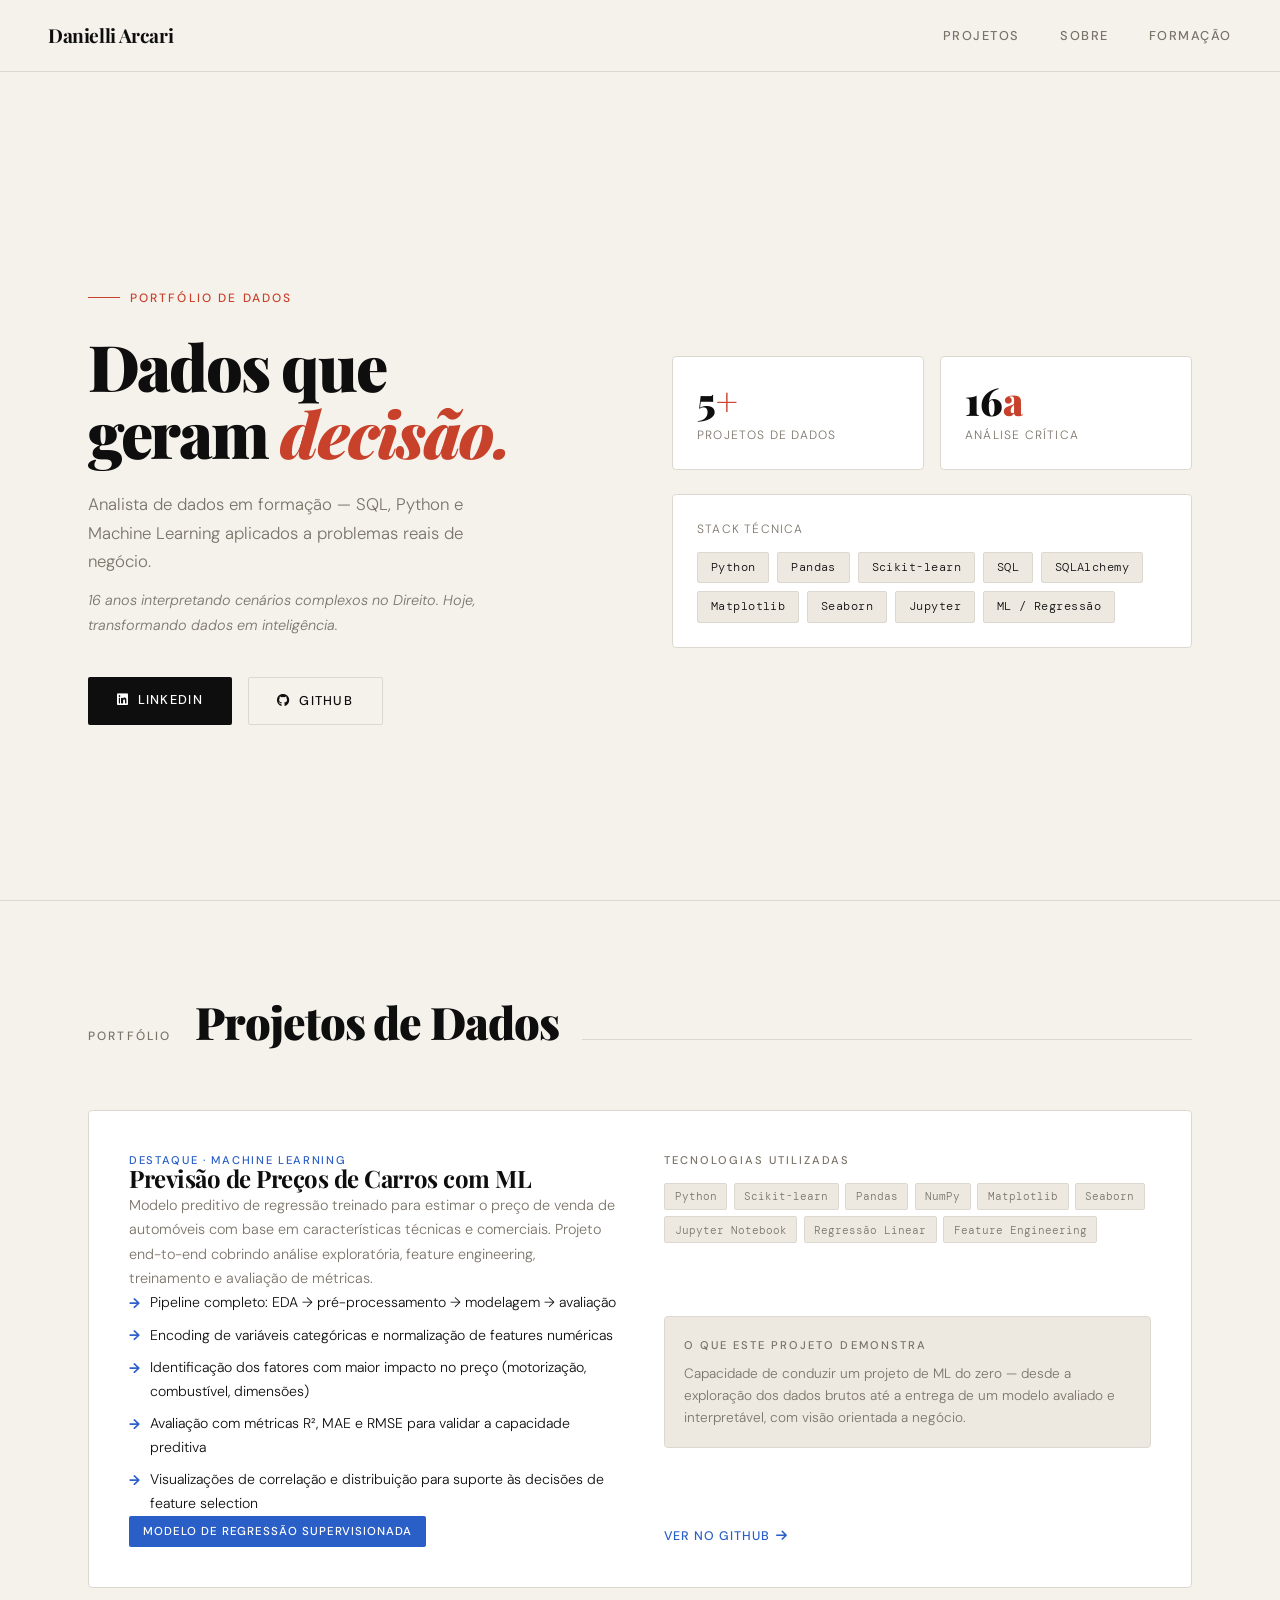
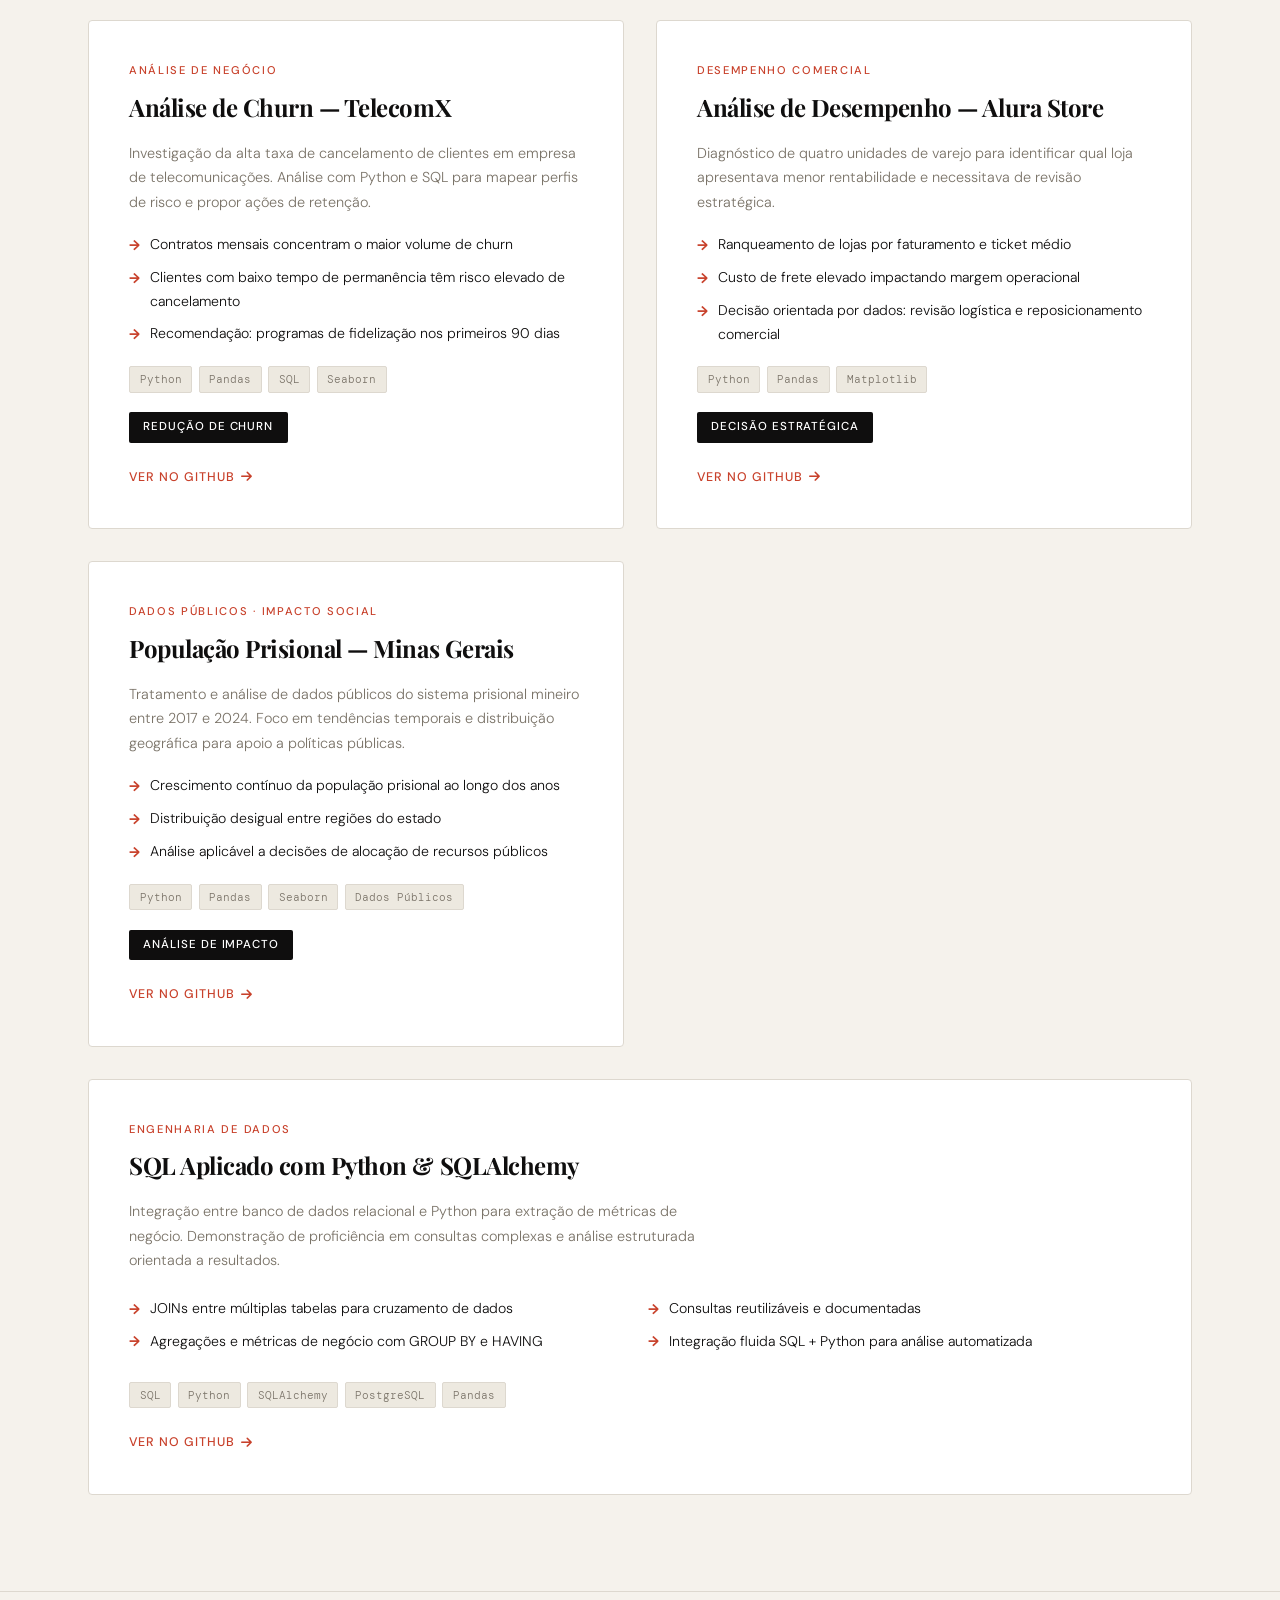
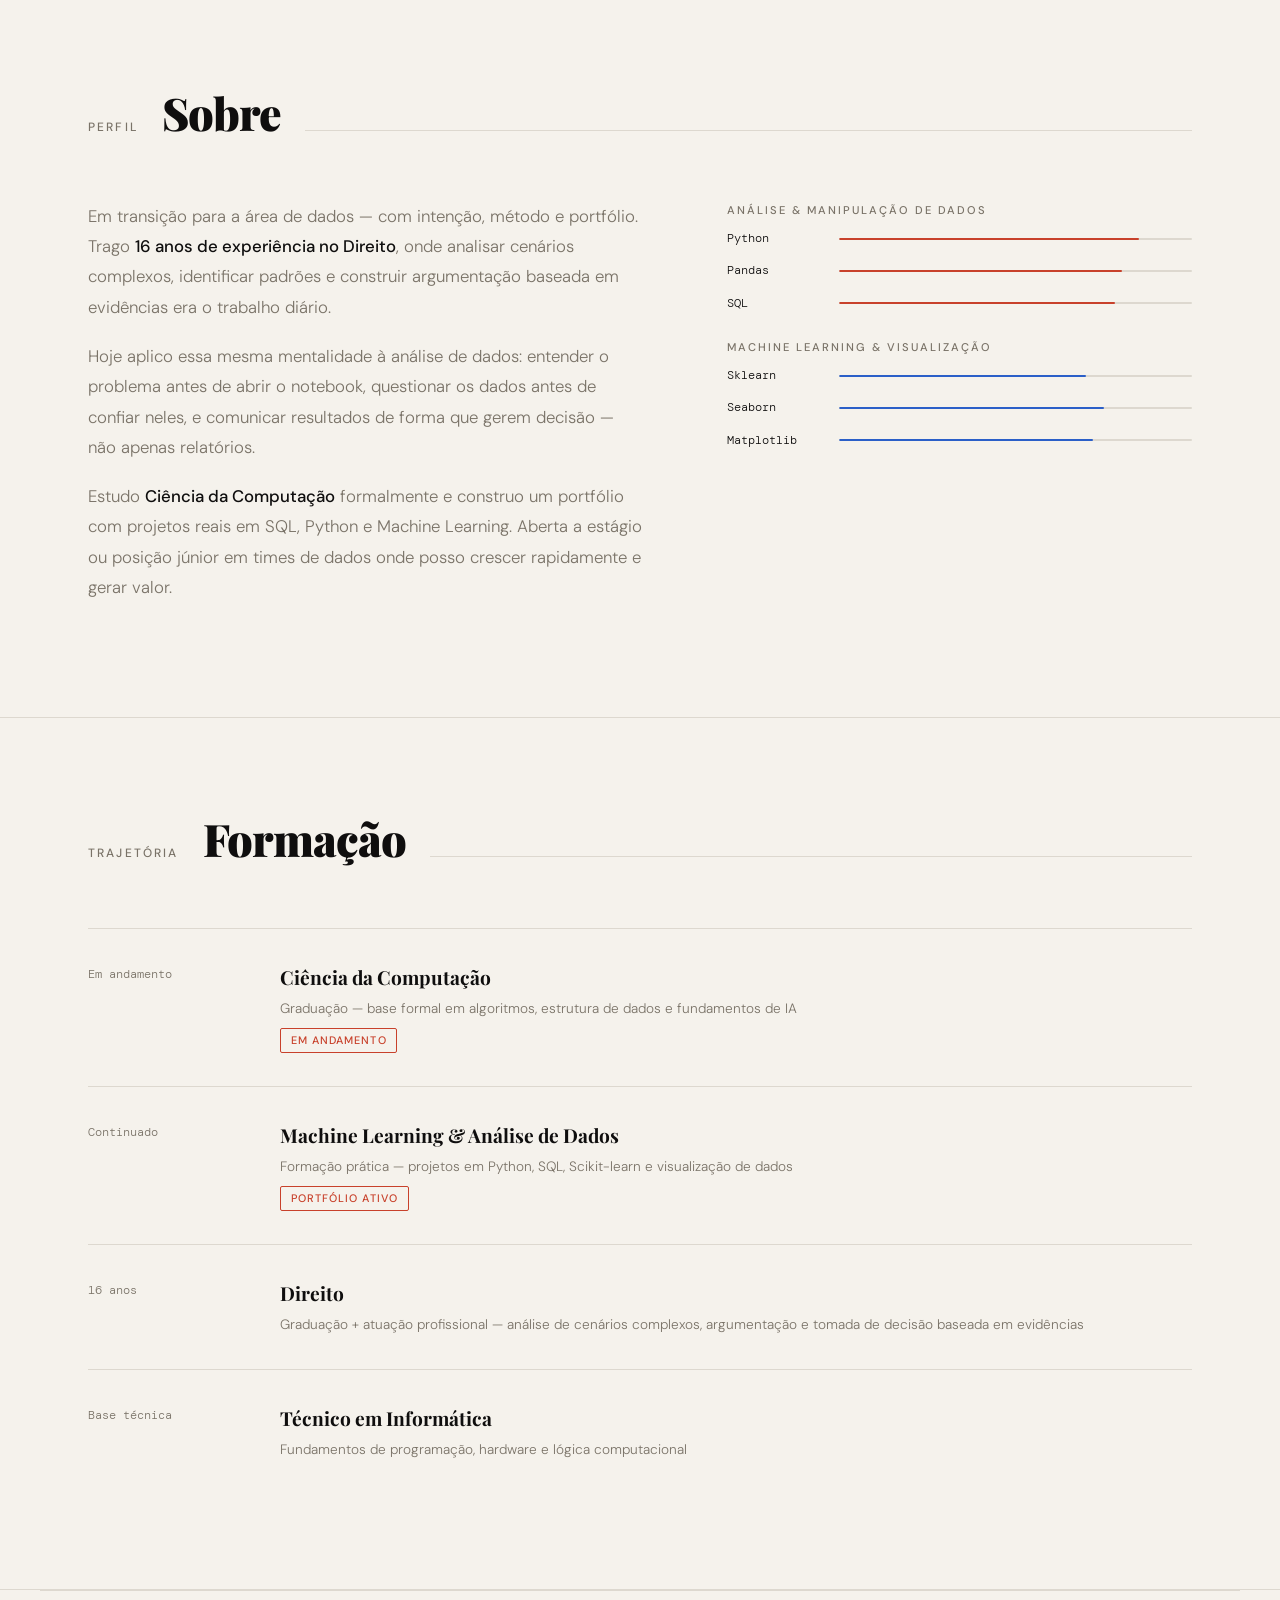
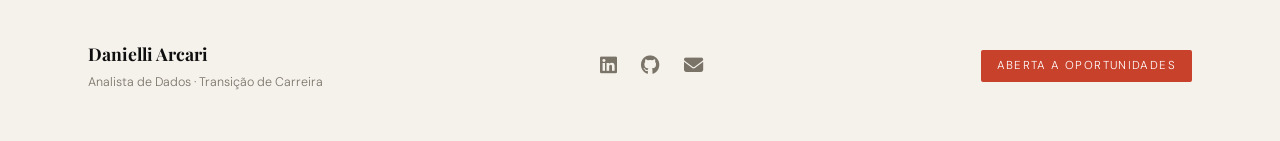
<file: index (2).html>
<!DOCTYPE html>
<html lang="pt-br">
<head>
  <meta charset="UTF-8">
  <meta name="viewport" content="width=device-width, initial-scale=1.0">
  <title>Danielli Arcari | Portfólio de Dados</title>
  <link rel="preconnect" href="https://fonts.googleapis.com">
  <link rel="preconnect" href="https://fonts.gstatic.com" crossorigin>
  <link href="https://fonts.googleapis.com/css2?family=Playfair+Display:wght@700;900&family=DM+Sans:ital,wght@0,300;0,400;0,500;1,300&family=DM+Mono:wght@400;500&display=swap" rel="stylesheet">
  <link rel="stylesheet" href="https://cdnjs.cloudflare.com/ajax/libs/font-awesome/6.4.0/css/all.min.css">

  <style>
    :root {
      --ink: #0f0e0e;
      --paper: #f5f2ec;
      --cream: #ede9e0;
      --accent: #c8412b;
      --accent2: #2b5fc8;
      --muted: #7a7368;
      --card: #ffffff;
      --border: #ddd8cf;
    }

    *, *::before, *::after { box-sizing: border-box; margin: 0; padding: 0; }

    html { scroll-behavior: smooth; }

    body {
      background: var(--paper);
      color: var(--ink);
      font-family: 'DM Sans', sans-serif;
      font-weight: 300;
      line-height: 1.7;
      overflow-x: hidden;
    }

    /* ── NAV ── */
    nav {
      position: sticky; top: 0; z-index: 100;
      padding: 1.2rem 3rem;
      background: var(--paper);
      border-bottom: 1px solid var(--border);
      display: flex; justify-content: space-between; align-items: center;
      backdrop-filter: blur(8px);
    }

    .nav-logo {
      font-family: 'Playfair Display', serif;
      font-weight: 700;
      font-size: 1.2rem;
      color: var(--ink);
      text-decoration: none;
      letter-spacing: -0.02em;
    }

    .nav-links { display: flex; gap: 2.5rem; }

    .nav-links a {
      font-size: 0.8rem;
      font-weight: 500;
      letter-spacing: 0.12em;
      text-transform: uppercase;
      color: var(--muted);
      text-decoration: none;
      transition: color 0.2s;
    }
    .nav-links a:hover { color: var(--accent); }

    /* ── HERO ── */
    header {
      min-height: 92vh;
      padding: 6rem 3rem 4rem;
      display: grid;
      grid-template-columns: 1fr 1fr;
      align-items: center;
      gap: 4rem;
      max-width: 1200px;
      margin: 0 auto;
      position: relative;
    }

    .hero-eyebrow {
      display: inline-flex; align-items: center; gap: 0.6rem;
      font-size: 0.75rem;
      font-weight: 500;
      letter-spacing: 0.18em;
      text-transform: uppercase;
      color: var(--accent);
      margin-bottom: 1.5rem;
    }

    .hero-eyebrow::before {
      content: '';
      display: block; width: 2rem; height: 1px;
      background: var(--accent);
    }

    .hero-title {
      font-family: 'Playfair Display', serif;
      font-size: clamp(3rem, 5vw, 5rem);
      font-weight: 900;
      line-height: 1.05;
      letter-spacing: -0.03em;
      color: var(--ink);
      margin-bottom: 1.5rem;
    }

    .hero-title em {
      font-style: italic;
      color: var(--accent);
    }

    .hero-desc {
      font-size: 1.05rem;
      color: var(--muted);
      margin-bottom: 0.75rem;
      max-width: 38ch;
    }

    .hero-tagline {
      font-size: 0.9rem;
      color: var(--muted);
      margin-bottom: 2.5rem;
      max-width: 40ch;
      font-style: italic;
    }

    .hero-actions { display: flex; gap: 1rem; flex-wrap: wrap; }

    .btn-primary {
      background: var(--ink);
      color: #fff;
      padding: 0.75rem 1.8rem;
      border-radius: 2px;
      font-size: 0.8rem;
      font-weight: 500;
      letter-spacing: 0.1em;
      text-transform: uppercase;
      text-decoration: none;
      transition: background 0.2s, transform 0.2s;
    }
    .btn-primary:hover { background: var(--accent); transform: translateY(-2px); }

    .btn-secondary {
      border: 1.5px solid var(--border);
      color: var(--ink);
      padding: 0.75rem 1.8rem;
      border-radius: 2px;
      font-size: 0.8rem;
      font-weight: 500;
      letter-spacing: 0.1em;
      text-transform: uppercase;
      text-decoration: none;
      transition: border-color 0.2s, color 0.2s, transform 0.2s;
    }
    .btn-secondary:hover { border-color: var(--ink); transform: translateY(-2px); }

    /* Hero right side — stats */
    .hero-right {
      display: flex;
      flex-direction: column;
      gap: 1.5rem;
    }

    .stat-row {
      display: grid;
      grid-template-columns: 1fr 1fr;
      gap: 1rem;
    }

    .stat-card {
      background: var(--card);
      border: 1px solid var(--border);
      border-radius: 4px;
      padding: 1.5rem;
    }

    .stat-number {
      font-family: 'Playfair Display', serif;
      font-size: 2.4rem;
      font-weight: 900;
      color: var(--ink);
      line-height: 1;
      margin-bottom: 0.3rem;
    }

    .stat-number span { color: var(--accent); }

    .stat-label {
      font-size: 0.75rem;
      color: var(--muted);
      text-transform: uppercase;
      letter-spacing: 0.1em;
    }

    .stack-pill-group {
      display: flex; flex-wrap: wrap; gap: 0.5rem;
    }

    .stack-pill {
      font-family: 'DM Mono', monospace;
      font-size: 0.72rem;
      background: var(--cream);
      border: 1px solid var(--border);
      color: var(--ink);
      padding: 0.3rem 0.8rem;
      border-radius: 2px;
      letter-spacing: 0.04em;
    }

    /* ── SECTIONS ── */
    section {
      padding: 6rem 3rem;
      max-width: 1200px;
      margin: 0 auto;
    }

    .section-header {
      display: flex;
      align-items: baseline;
      gap: 1.5rem;
      margin-bottom: 4rem;
    }

    .section-label {
      font-size: 0.75rem;
      font-weight: 500;
      letter-spacing: 0.18em;
      text-transform: uppercase;
      color: var(--muted);
      white-space: nowrap;
    }

    .section-title {
      font-family: 'Playfair Display', serif;
      font-size: clamp(2rem, 3.5vw, 3rem);
      font-weight: 900;
      letter-spacing: -0.025em;
      color: var(--ink);
      line-height: 1.1;
    }

    .section-divider {
      flex: 1;
      height: 1px;
      background: var(--border);
    }

    /* ── PROJECT CARDS ── */
    .projects-grid {
      display: grid;
      grid-template-columns: 1fr 1fr;
      gap: 2rem;
    }

    .project-card {
      background: var(--card);
      border: 1px solid var(--border);
      border-radius: 4px;
      padding: 2.5rem;
      display: flex;
      flex-direction: column;
      gap: 1.2rem;
      transition: transform 0.25s, box-shadow 0.25s;
      position: relative;
      overflow: hidden;
    }

    .project-card::before {
      content: '';
      position: absolute; top: 0; left: 0;
      width: 3px; height: 0;
      background: var(--accent);
      transition: height 0.35s ease;
    }
    .project-card:hover::before { height: 100%; }
    .project-card:hover {
      transform: translateY(-4px);
      box-shadow: 0 16px 40px rgba(0,0,0,0.08);
    }

    .project-card.featured {
      grid-column: span 2;
      display: grid;
      grid-template-columns: 1fr 1fr;
      gap: 3rem;
      align-items: start;
    }
    .project-card.featured::before { background: var(--accent2); }

    .project-tag {
      font-size: 0.7rem;
      font-weight: 500;
      letter-spacing: 0.15em;
      text-transform: uppercase;
      color: var(--accent);
      margin-bottom: -0.4rem;
    }

    .project-card.featured .project-tag { color: var(--accent2); }

    .project-title {
      font-family: 'Playfair Display', serif;
      font-size: 1.5rem;
      font-weight: 700;
      color: var(--ink);
      line-height: 1.2;
      letter-spacing: -0.02em;
    }

    .project-desc {
      font-size: 0.9rem;
      color: var(--muted);
      line-height: 1.7;
    }

    .project-findings {
      list-style: none;
      display: flex;
      flex-direction: column;
      gap: 0.5rem;
    }

    .project-findings li {
      display: flex;
      align-items: flex-start;
      gap: 0.6rem;
      font-size: 0.88rem;
      color: var(--ink);
    }

    .project-findings li::before {
      content: '→';
      color: var(--accent);
      font-weight: 700;
      flex-shrink: 0;
      margin-top: 0.05rem;
    }

    .project-card.featured .project-findings li::before { color: var(--accent2); }

    .project-tools {
      display: flex; flex-wrap: wrap; gap: 0.4rem;
      margin-top: auto;
    }

    .tool-tag {
      font-family: 'DM Mono', monospace;
      font-size: 0.68rem;
      color: var(--muted);
      background: var(--cream);
      border: 1px solid var(--border);
      padding: 0.2rem 0.6rem;
      border-radius: 2px;
    }

    .project-link {
      display: inline-flex;
      align-items: center;
      gap: 0.4rem;
      font-size: 0.78rem;
      font-weight: 500;
      letter-spacing: 0.08em;
      text-transform: uppercase;
      color: var(--accent);
      text-decoration: none;
      margin-top: 0.3rem;
      transition: gap 0.2s;
    }

    .project-card.featured .project-link { color: var(--accent2); }
    .project-link:hover { gap: 0.7rem; }

    /* outcome badge */
    .outcome-badge {
      display: inline-block;
      background: var(--ink);
      color: #fff;
      font-size: 0.72rem;
      font-weight: 500;
      letter-spacing: 0.08em;
      text-transform: uppercase;
      padding: 0.35rem 0.9rem;
      border-radius: 2px;
      align-self: flex-start;
    }
    .outcome-badge.blue { background: var(--accent2); }

    /* ── SOBRE ── */
    .sobre-grid {
      display: grid;
      grid-template-columns: 1.2fr 1fr;
      gap: 5rem;
      align-items: start;
    }

    .sobre-text p {
      font-size: 1.05rem;
      color: var(--muted);
      line-height: 1.8;
      margin-bottom: 1.2rem;
    }

    .sobre-text strong { color: var(--ink); font-weight: 500; }

    .skills-col { display: flex; flex-direction: column; gap: 1.5rem; }

    .skill-group-label {
      font-size: 0.7rem;
      font-weight: 500;
      letter-spacing: 0.18em;
      text-transform: uppercase;
      color: var(--muted);
      margin-bottom: 0.5rem;
    }

    .skill-bar-group { display: flex; flex-direction: column; gap: 0.7rem; }

    .skill-item {
      display: flex; align-items: center; gap: 1rem;
    }

    .skill-name {
      font-family: 'DM Mono', monospace;
      font-size: 0.78rem;
      color: var(--ink);
      width: 6rem;
      flex-shrink: 0;
    }

    .skill-track {
      flex: 1;
      height: 2px;
      background: var(--border);
      border-radius: 1px;
      overflow: hidden;
    }

    .skill-fill {
      height: 100%;
      background: var(--accent);
      border-radius: 1px;
      transform: scaleX(0);
      transform-origin: left;
      animation: fillBar 1s ease forwards;
      animation-play-state: paused;
    }

    .skill-fill.blue { background: var(--accent2); }

    @keyframes fillBar {
      to { transform: scaleX(1); }
    }

    /* ── FORMAÇÃO ── */
    .formacao-list { display: flex; flex-direction: column; gap: 1px; }

    .formacao-item {
      display: grid;
      grid-template-columns: 10rem 1fr;
      gap: 2rem;
      padding: 2rem 0;
      border-top: 1px solid var(--border);
      align-items: start;
    }

    .formacao-year {
      font-family: 'DM Mono', monospace;
      font-size: 0.78rem;
      color: var(--muted);
      padding-top: 0.2rem;
    }

    .formacao-title {
      font-family: 'Playfair Display', serif;
      font-size: 1.2rem;
      font-weight: 700;
      color: var(--ink);
      margin-bottom: 0.2rem;
    }

    .formacao-sub {
      font-size: 0.85rem;
      color: var(--muted);
    }

    .formacao-badge {
      display: inline-block;
      margin-top: 0.5rem;
      font-size: 0.68rem;
      font-weight: 500;
      letter-spacing: 0.1em;
      text-transform: uppercase;
      color: var(--accent);
      border: 1px solid var(--accent);
      padding: 0.15rem 0.6rem;
      border-radius: 2px;
    }

    /* ── FOOTER ── */
    footer {
      border-top: 1px solid var(--border);
      padding: 3rem;
      display: flex;
      justify-content: space-between;
      align-items: center;
      max-width: 1200px;
      margin: 0 auto;
    }

    .footer-name {
      font-family: 'Playfair Display', serif;
      font-size: 1.1rem;
      font-weight: 700;
      color: var(--ink);
    }

    .footer-tagline {
      font-size: 0.78rem;
      color: var(--muted);
      margin-top: 0.2rem;
    }

    .footer-links { display: flex; gap: 1.5rem; }
    .footer-links a {
      color: var(--muted);
      font-size: 1.2rem;
      transition: color 0.2s, transform 0.2s;
      display: inline-block;
    }
    .footer-links a:hover { color: var(--accent); transform: translateY(-2px); }

    .footer-open {
      font-size: 0.72rem;
      letter-spacing: 0.12em;
      text-transform: uppercase;
      color: #fff;
      background: var(--accent);
      padding: 0.4rem 1rem;
      border-radius: 2px;
    }

    /* ── FULL-WIDTH DIVIDER ── */
    .full-divider {
      width: 100%;
      height: 1px;
      background: var(--border);
      margin: 0;
    }

    /* Animations */
    .fade-up {
      opacity: 0;
      transform: translateY(28px);
      transition: opacity 0.6s ease, transform 0.6s ease;
    }
    .fade-up.visible { opacity: 1; transform: translateY(0); }

    @media (max-width: 768px) {
      nav { padding: 1rem 1.5rem; }
      .nav-links { gap: 1.2rem; }
      header { grid-template-columns: 1fr; min-height: auto; padding: 4rem 1.5rem 3rem; gap: 2rem; }
      .hero-right { display: none; }
      section { padding: 4rem 1.5rem; }
      .projects-grid { grid-template-columns: 1fr; }
      .project-card.featured { grid-column: span 1; grid-template-columns: 1fr; }
      .sobre-grid { grid-template-columns: 1fr; gap: 3rem; }
      .formacao-item { grid-template-columns: 1fr; gap: 0.5rem; }
      footer { flex-direction: column; gap: 1.5rem; text-align: center; }
    }
  </style>
</head>

<body>

<!-- NAV -->
<nav>
  <a href="#" class="nav-logo">Danielli Arcari</a>
  <div class="nav-links">
    <a href="#projetos">Projetos</a>
    <a href="#sobre">Sobre</a>
    <a href="#formacao">Formação</a>
  </div>
</nav>

<!-- HERO -->
<header>
  <div class="hero-content">
    <div class="hero-eyebrow">Portfólio de Dados</div>
    <h1 class="hero-title">
      Dados que<br>geram <em>decisão.</em>
    </h1>
    <p class="hero-desc">
      Analista de dados em formação — SQL, Python e Machine Learning aplicados a problemas reais de negócio.
    </p>
    <p class="hero-tagline">
      16 anos interpretando cenários complexos no Direito. Hoje, transformando dados em inteligência.
    </p>
    <div class="hero-actions">
      <a href="https://linkedin.com/in/danielli-arcari" target="_blank" class="btn-primary">
        <i class="fab fa-linkedin"></i>&nbsp; LinkedIn
      </a>
      <a href="https://github.com/danielli-arcari" target="_blank" class="btn-secondary">
        <i class="fab fa-github"></i>&nbsp; GitHub
      </a>
    </div>
  </div>

  <div class="hero-right fade-up">
    <div class="stat-row">
      <div class="stat-card">
        <div class="stat-number">5<span>+</span></div>
        <div class="stat-label">Projetos de Dados</div>
      </div>
      <div class="stat-card">
        <div class="stat-number">16<span>a</span></div>
        <div class="stat-label">Análise Crítica</div>
      </div>
    </div>
    <div class="stat-card">
      <div class="stat-label" style="margin-bottom:0.8rem">Stack Técnica</div>
      <div class="stack-pill-group">
        <span class="stack-pill">Python</span>
        <span class="stack-pill">Pandas</span>
        <span class="stack-pill">Scikit-learn</span>
        <span class="stack-pill">SQL</span>
        <span class="stack-pill">SQLAlchemy</span>
        <span class="stack-pill">Matplotlib</span>
        <span class="stack-pill">Seaborn</span>
        <span class="stack-pill">Jupyter</span>
        <span class="stack-pill">ML / Regressão</span>
      </div>
    </div>
  </div>
</header>

<div class="full-divider"></div>

<!-- PROJETOS -->
<section id="projetos">
  <div class="section-header">
    <span class="section-label">Portfólio</span>
    <h2 class="section-title">Projetos de Dados</h2>
    <div class="section-divider"></div>
  </div>

  <div class="projects-grid">

    <!-- ★ DESTAQUE: ML Preços de Carros -->
    <div class="project-card featured fade-up">
      <div>
        <div class="project-tag">Destaque · Machine Learning</div>
        <h3 class="project-title">Previsão de Preços de Carros com ML</h3>
        <p class="project-desc">
          Modelo preditivo de regressão treinado para estimar o preço de venda de automóveis com base em características técnicas e comerciais. Projeto end-to-end cobrindo análise exploratória, feature engineering, treinamento e avaliação de métricas.
        </p>
        <ul class="project-findings">
          <li>Pipeline completo: EDA → pré-processamento → modelagem → avaliação</li>
          <li>Encoding de variáveis categóricas e normalização de features numéricas</li>
          <li>Identificação dos fatores com maior impacto no preço (motorização, combustível, dimensões)</li>
          <li>Avaliação com métricas R², MAE e RMSE para validar a capacidade preditiva</li>
          <li>Visualizações de correlação e distribuição para suporte às decisões de feature selection</li>
        </ul>
        <span class="outcome-badge blue">Modelo de Regressão Supervisionada</span>
      </div>
      <div style="display:flex; flex-direction:column; gap:1.2rem; justify-content:space-between; height:100%;">
        <div>
          <div class="skill-group-label" style="margin-bottom:0.8rem">Tecnologias utilizadas</div>
          <div class="project-tools">
            <span class="tool-tag">Python</span>
            <span class="tool-tag">Scikit-learn</span>
            <span class="tool-tag">Pandas</span>
            <span class="tool-tag">NumPy</span>
            <span class="tool-tag">Matplotlib</span>
            <span class="tool-tag">Seaborn</span>
            <span class="tool-tag">Jupyter Notebook</span>
            <span class="tool-tag">Regressão Linear</span>
            <span class="tool-tag">Feature Engineering</span>
          </div>
        </div>
        <div style="background:var(--cream); border:1px solid var(--border); border-radius:4px; padding:1.2rem;">
          <div class="skill-group-label" style="margin-bottom:0.5rem">O que este projeto demonstra</div>
          <p style="font-size:0.85rem; color:var(--muted); line-height:1.6;">
            Capacidade de conduzir um projeto de ML do zero — desde a exploração dos dados brutos até a entrega de um modelo avaliado e interpretável, com visão orientada a negócio.
          </p>
        </div>
        <a href="https://github.com/danielli-arcari/treinamento4_machinelearning_previsaodepre-osdevenda" target="_blank" class="project-link">
          Ver no GitHub <i class="fas fa-arrow-right"></i>
        </a>
      </div>
    </div>

    <!-- CHURN -->
    <div class="project-card fade-up">
      <div class="project-tag">Análise de Negócio</div>
      <h3 class="project-title">Análise de Churn — TelecomX</h3>
      <p class="project-desc">
        Investigação da alta taxa de cancelamento de clientes em empresa de telecomunicações. Análise com Python e SQL para mapear perfis de risco e propor ações de retenção.
      </p>
      <ul class="project-findings">
        <li>Contratos mensais concentram o maior volume de churn</li>
        <li>Clientes com baixo tempo de permanência têm risco elevado de cancelamento</li>
        <li>Recomendação: programas de fidelização nos primeiros 90 dias</li>
      </ul>
      <div class="project-tools">
        <span class="tool-tag">Python</span>
        <span class="tool-tag">Pandas</span>
        <span class="tool-tag">SQL</span>
        <span class="tool-tag">Seaborn</span>
      </div>
      <span class="outcome-badge">Redução de Churn</span>
      <a href="https://github.com/danielli-arcari/Analise_evasao_TelecomX" target="_blank" class="project-link">
        Ver no GitHub <i class="fas fa-arrow-right"></i>
      </a>
    </div>

    <!-- ALURA STORE -->
    <div class="project-card fade-up">
      <div class="project-tag">Desempenho Comercial</div>
      <h3 class="project-title">Análise de Desempenho — Alura Store</h3>
      <p class="project-desc">
        Diagnóstico de quatro unidades de varejo para identificar qual loja apresentava menor rentabilidade e necessitava de revisão estratégica.
      </p>
      <ul class="project-findings">
        <li>Ranqueamento de lojas por faturamento e ticket médio</li>
        <li>Custo de frete elevado impactando margem operacional</li>
        <li>Decisão orientada por dados: revisão logística e reposicionamento comercial</li>
      </ul>
      <div class="project-tools">
        <span class="tool-tag">Python</span>
        <span class="tool-tag">Pandas</span>
        <span class="tool-tag">Matplotlib</span>
      </div>
      <span class="outcome-badge">Decisão Estratégica</span>
      <a href="https://github.com/danielli-arcari/Alura_Store" target="_blank" class="project-link">
        Ver no GitHub <i class="fas fa-arrow-right"></i>
      </a>
    </div>

    <!-- PRISIONAL -->
    <div class="project-card fade-up">
      <div class="project-tag">Dados Públicos · Impacto Social</div>
      <h3 class="project-title">População Prisional — Minas Gerais</h3>
      <p class="project-desc">
        Tratamento e análise de dados públicos do sistema prisional mineiro entre 2017 e 2024. Foco em tendências temporais e distribuição geográfica para apoio a políticas públicas.
      </p>
      <ul class="project-findings">
        <li>Crescimento contínuo da população prisional ao longo dos anos</li>
        <li>Distribuição desigual entre regiões do estado</li>
        <li>Análise aplicável a decisões de alocação de recursos públicos</li>
      </ul>
      <div class="project-tools">
        <span class="tool-tag">Python</span>
        <span class="tool-tag">Pandas</span>
        <span class="tool-tag">Seaborn</span>
        <span class="tool-tag">Dados Públicos</span>
      </div>
      <span class="outcome-badge">Análise de Impacto</span>
      <a href="https://github.com/danielli-arcari/analisededados_populacaoprisionalMG_2017a2024" target="_blank" class="project-link">
        Ver no GitHub <i class="fas fa-arrow-right"></i>
      </a>
    </div>

    <!-- SQL -->
    <div class="project-card fade-up" style="grid-column: span 2;">
      <div class="project-tag">Engenharia de Dados</div>
      <h3 class="project-title">SQL Aplicado com Python & SQLAlchemy</h3>
      <p class="project-desc" style="max-width:60ch;">
        Integração entre banco de dados relacional e Python para extração de métricas de negócio. Demonstração de proficiência em consultas complexas e análise estruturada orientada a resultados.
      </p>
      <div style="display:grid; grid-template-columns:1fr 1fr; gap:1rem; margin-top:0.3rem;">
        <ul class="project-findings">
          <li>JOINs entre múltiplas tabelas para cruzamento de dados</li>
          <li>Agregações e métricas de negócio com GROUP BY e HAVING</li>
        </ul>
        <ul class="project-findings">
          <li>Consultas reutilizáveis e documentadas</li>
          <li>Integração fluida SQL + Python para análise automatizada</li>
        </ul>
      </div>
      <div class="project-tools" style="margin-top:0.5rem;">
        <span class="tool-tag">SQL</span>
        <span class="tool-tag">Python</span>
        <span class="tool-tag">SQLAlchemy</span>
        <span class="tool-tag">PostgreSQL</span>
        <span class="tool-tag">Pandas</span>
      </div>
      <a href="https://github.com/danielli-arcari" target="_blank" class="project-link">
        Ver no GitHub <i class="fas fa-arrow-right"></i>
      </a>
    </div>

  </div>
</section>

<div class="full-divider"></div>

<!-- SOBRE -->
<section id="sobre">
  <div class="section-header">
    <span class="section-label">Perfil</span>
    <h2 class="section-title">Sobre</h2>
    <div class="section-divider"></div>
  </div>

  <div class="sobre-grid">
    <div class="sobre-text">
      <p>
        Em transição para a área de dados — com intenção, método e portfólio. Trago <strong>16 anos de experiência no Direito</strong>, onde analisar cenários complexos, identificar padrões e construir argumentação baseada em evidências era o trabalho diário.
      </p>
      <p>
        Hoje aplico essa mesma mentalidade à análise de dados: entender o problema antes de abrir o notebook, questionar os dados antes de confiar neles, e comunicar resultados de forma que gerem decisão — não apenas relatórios.
      </p>
      <p>
        Estudo <strong>Ciência da Computação</strong> formalmente e construo um portfólio com projetos reais em SQL, Python e Machine Learning. Aberta a estágio ou posição júnior em times de dados onde posso crescer rapidamente e gerar valor.
      </p>
    </div>

    <div class="skills-col">
      <div>
        <div class="skill-group-label">Análise & Manipulação de Dados</div>
        <div class="skill-bar-group">
          <div class="skill-item">
            <span class="skill-name">Python</span>
            <div class="skill-track"><div class="skill-fill" style="width:85%; animation-delay:0.1s"></div></div>
          </div>
          <div class="skill-item">
            <span class="skill-name">Pandas</span>
            <div class="skill-track"><div class="skill-fill" style="width:80%; animation-delay:0.2s"></div></div>
          </div>
          <div class="skill-item">
            <span class="skill-name">SQL</span>
            <div class="skill-track"><div class="skill-fill" style="width:78%; animation-delay:0.3s"></div></div>
          </div>
        </div>
      </div>
      <div>
        <div class="skill-group-label">Machine Learning & Visualização</div>
        <div class="skill-bar-group">
          <div class="skill-item">
            <span class="skill-name">Sklearn</span>
            <div class="skill-track"><div class="skill-fill blue" style="width:70%; animation-delay:0.4s"></div></div>
          </div>
          <div class="skill-item">
            <span class="skill-name">Seaborn</span>
            <div class="skill-track"><div class="skill-fill blue" style="width:75%; animation-delay:0.5s"></div></div>
          </div>
          <div class="skill-item">
            <span class="skill-name">Matplotlib</span>
            <div class="skill-track"><div class="skill-fill blue" style="width:72%; animation-delay:0.6s"></div></div>
          </div>
        </div>
      </div>
    </div>
  </div>
</section>

<div class="full-divider"></div>

<!-- FORMAÇÃO -->
<section id="formacao">
  <div class="section-header">
    <span class="section-label">Trajetória</span>
    <h2 class="section-title">Formação</h2>
    <div class="section-divider"></div>
  </div>

  <div class="formacao-list">
    <div class="formacao-item fade-up">
      <div class="formacao-year">Em andamento</div>
      <div>
        <div class="formacao-title">Ciência da Computação</div>
        <div class="formacao-sub">Graduação — base formal em algoritmos, estrutura de dados e fundamentos de IA</div>
        <span class="formacao-badge">Em andamento</span>
      </div>
    </div>

    <div class="formacao-item fade-up">
      <div class="formacao-year">Continuado</div>
      <div>
        <div class="formacao-title">Machine Learning & Análise de Dados</div>
        <div class="formacao-sub">Formação prática — projetos em Python, SQL, Scikit-learn e visualização de dados</div>
        <span class="formacao-badge">Portfólio ativo</span>
      </div>
    </div>

    <div class="formacao-item fade-up">
      <div class="formacao-year">16 anos</div>
      <div>
        <div class="formacao-title">Direito</div>
        <div class="formacao-sub">Graduação + atuação profissional — análise de cenários complexos, argumentação e tomada de decisão baseada em evidências</div>
      </div>
    </div>

    <div class="formacao-item fade-up">
      <div class="formacao-year">Base técnica</div>
      <div>
        <div class="formacao-title">Técnico em Informática</div>
        <div class="formacao-sub">Fundamentos de programação, hardware e lógica computacional</div>
      </div>
    </div>
  </div>
</section>

<div class="full-divider"></div>

<!-- FOOTER -->
<footer>
  <div>
    <div class="footer-name">Danielli Arcari</div>
    <div class="footer-tagline">Analista de Dados · Transição de Carreira</div>
  </div>

  <div class="footer-links">
    <a href="https://linkedin.com/in/danielli-arcari" target="_blank" title="LinkedIn"><i class="fab fa-linkedin"></i></a>
    <a href="https://github.com/danielli-arcari" target="_blank" title="GitHub"><i class="fab fa-github"></i></a>
    <a href="mailto:axiadmc@gmail.com" title="E-mail"><i class="fas fa-envelope"></i></a>
  </div>

  <span class="footer-open">Aberta a oportunidades</span>
</footer>

<script>
  // Intersection Observer for fade-up animations
  const observer = new IntersectionObserver((entries) => {
    entries.forEach((entry, i) => {
      if (entry.isIntersecting) {
        setTimeout(() => {
          entry.target.classList.add('visible');
          // trigger skill bars if inside about section
          const bars = entry.target.querySelectorAll('.skill-fill');
          bars.forEach(bar => { bar.style.animationPlayState = 'running'; });
        }, 80);
        observer.unobserve(entry.target);
      }
    });
  }, { threshold: 0.1 });

  document.querySelectorAll('.fade-up').forEach(el => observer.observe(el));

  // Stagger project cards
  document.querySelectorAll('.project-card.fade-up').forEach((card, i) => {
    card.style.transitionDelay = `${i * 0.07}s`;
  });
</script>

</body>
</html>
</file>
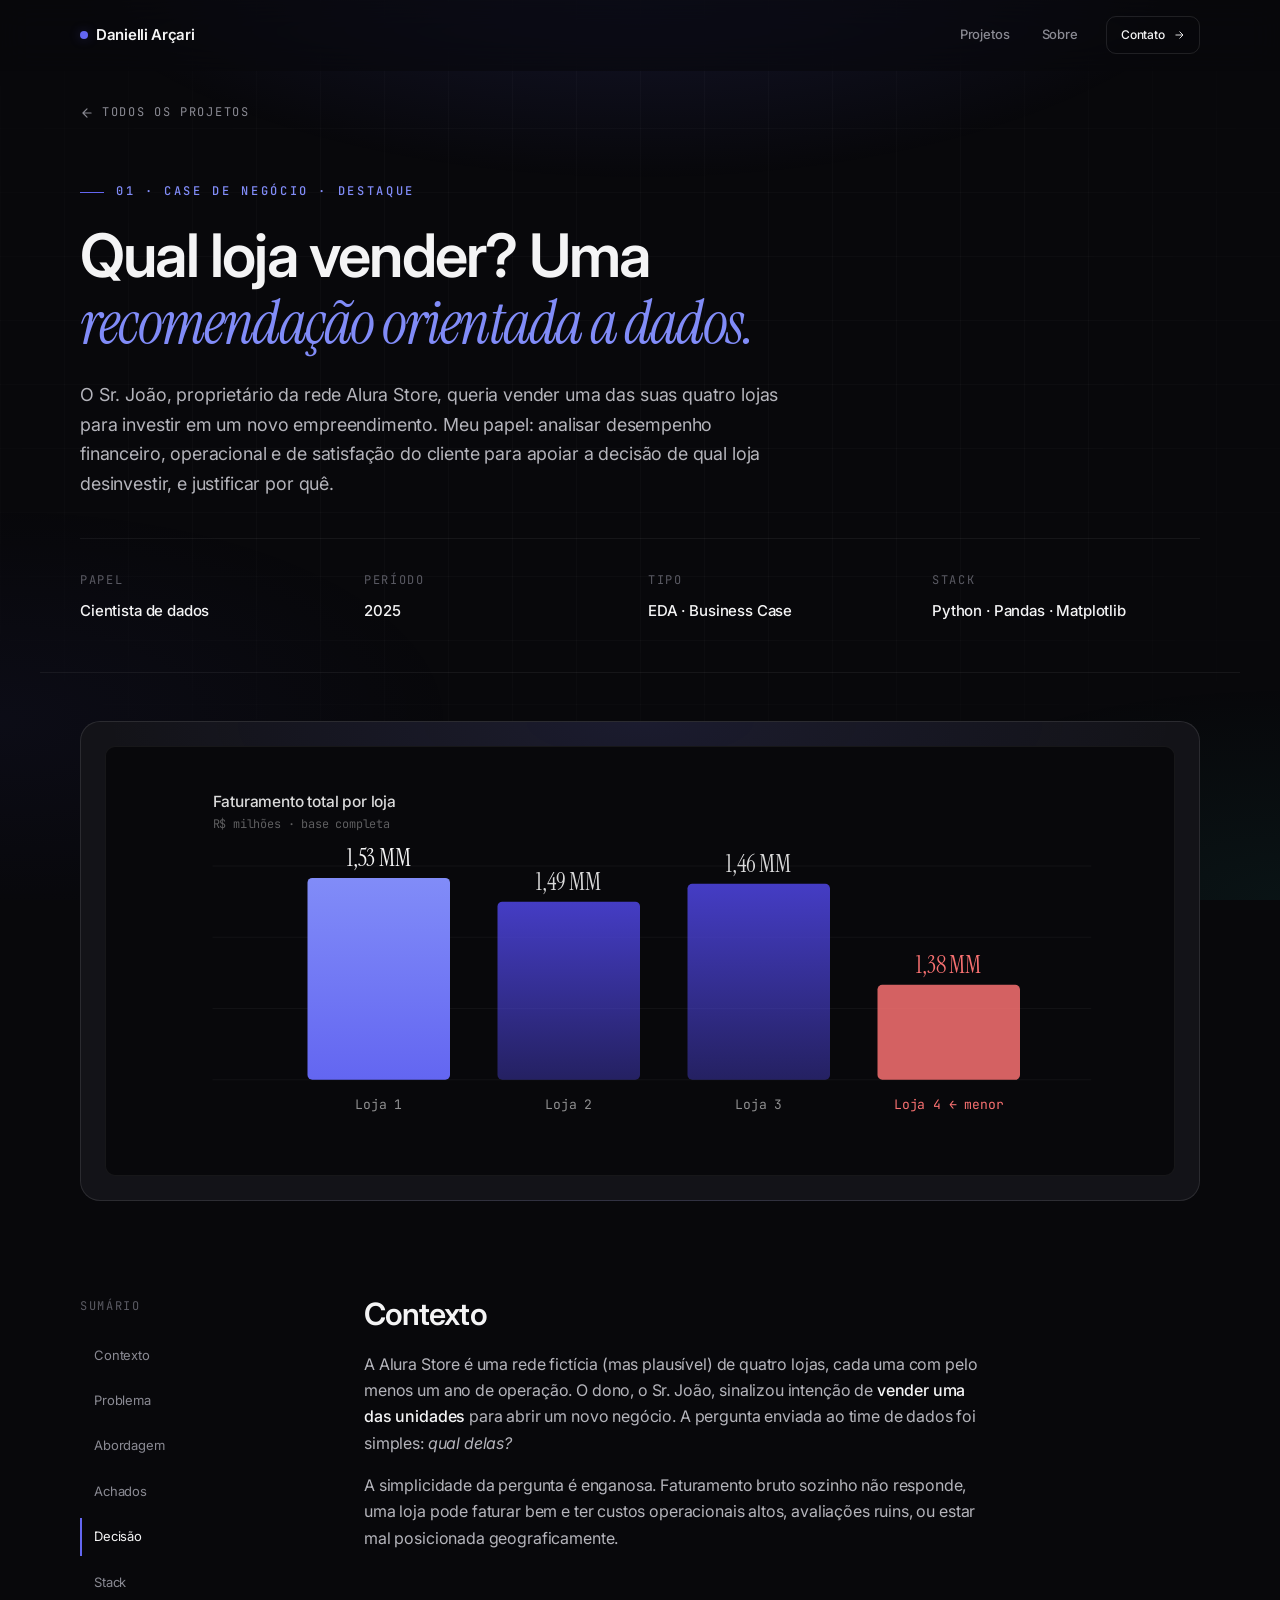
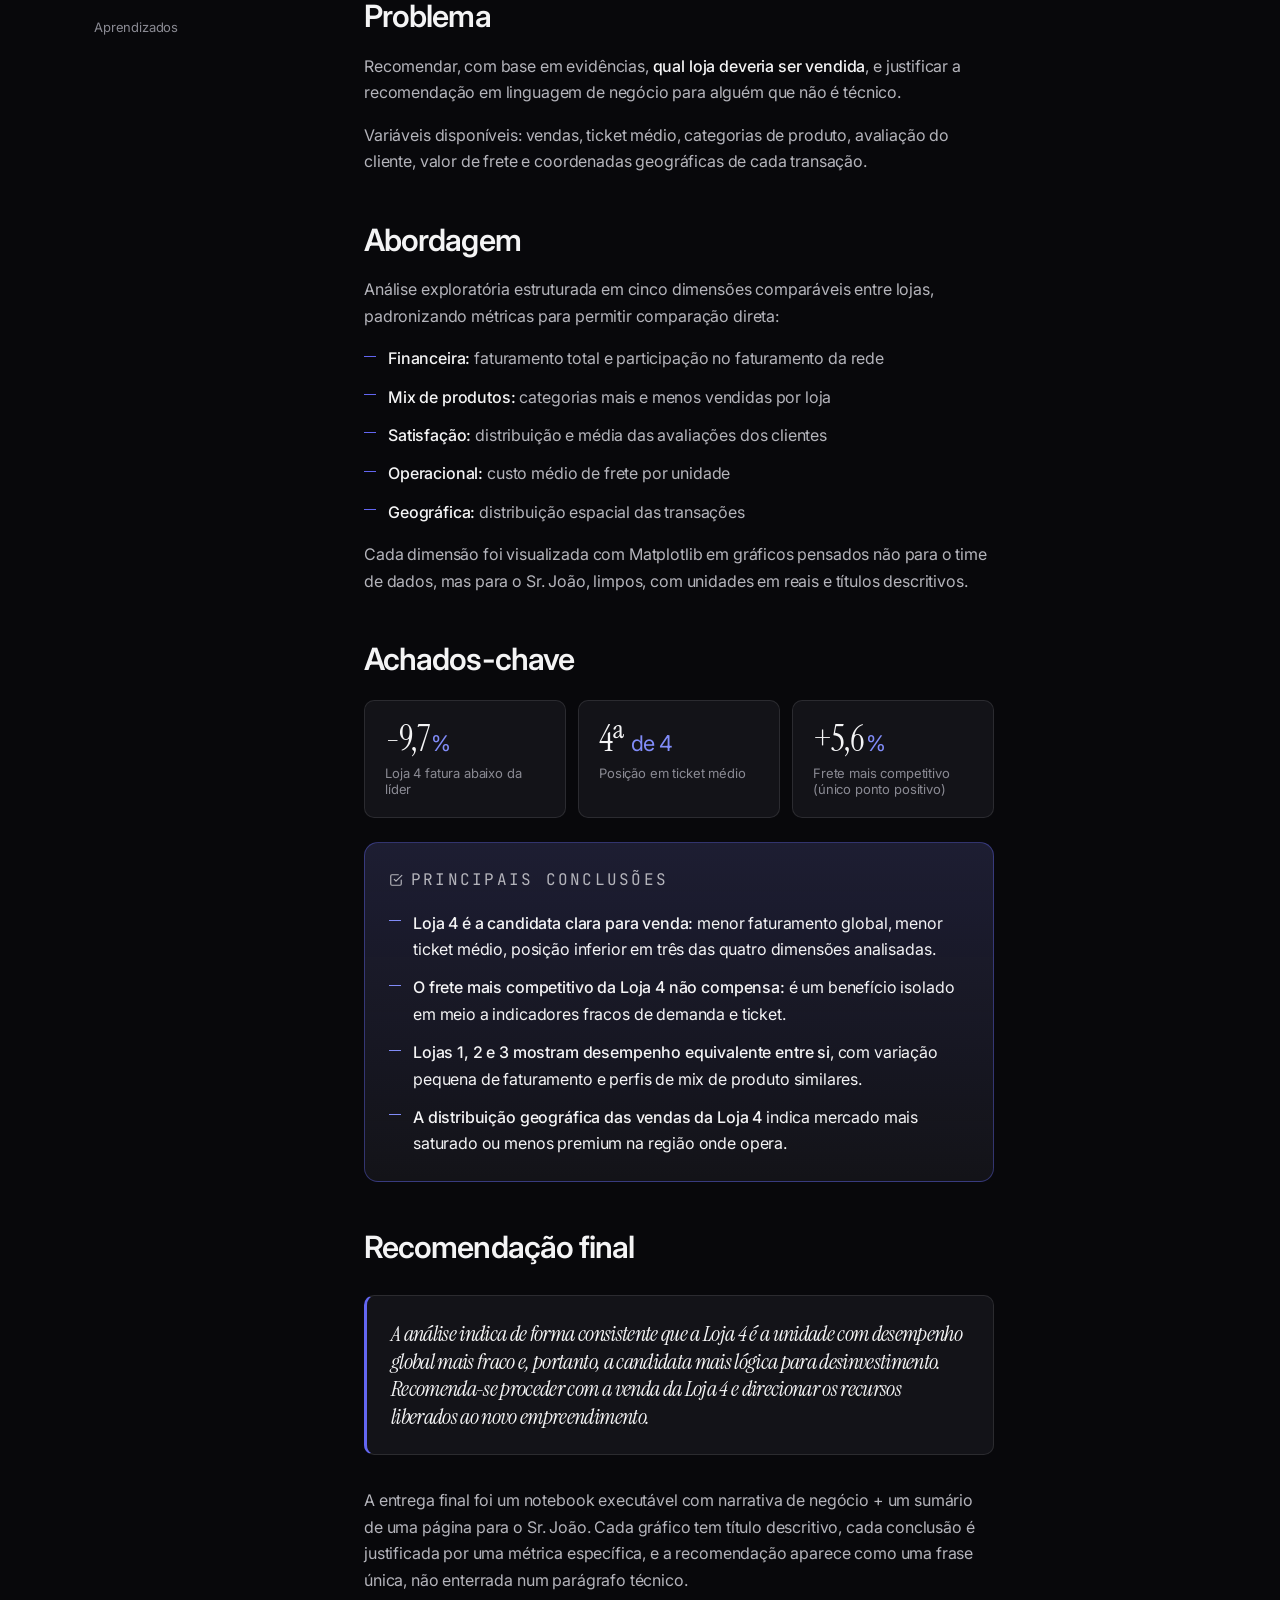
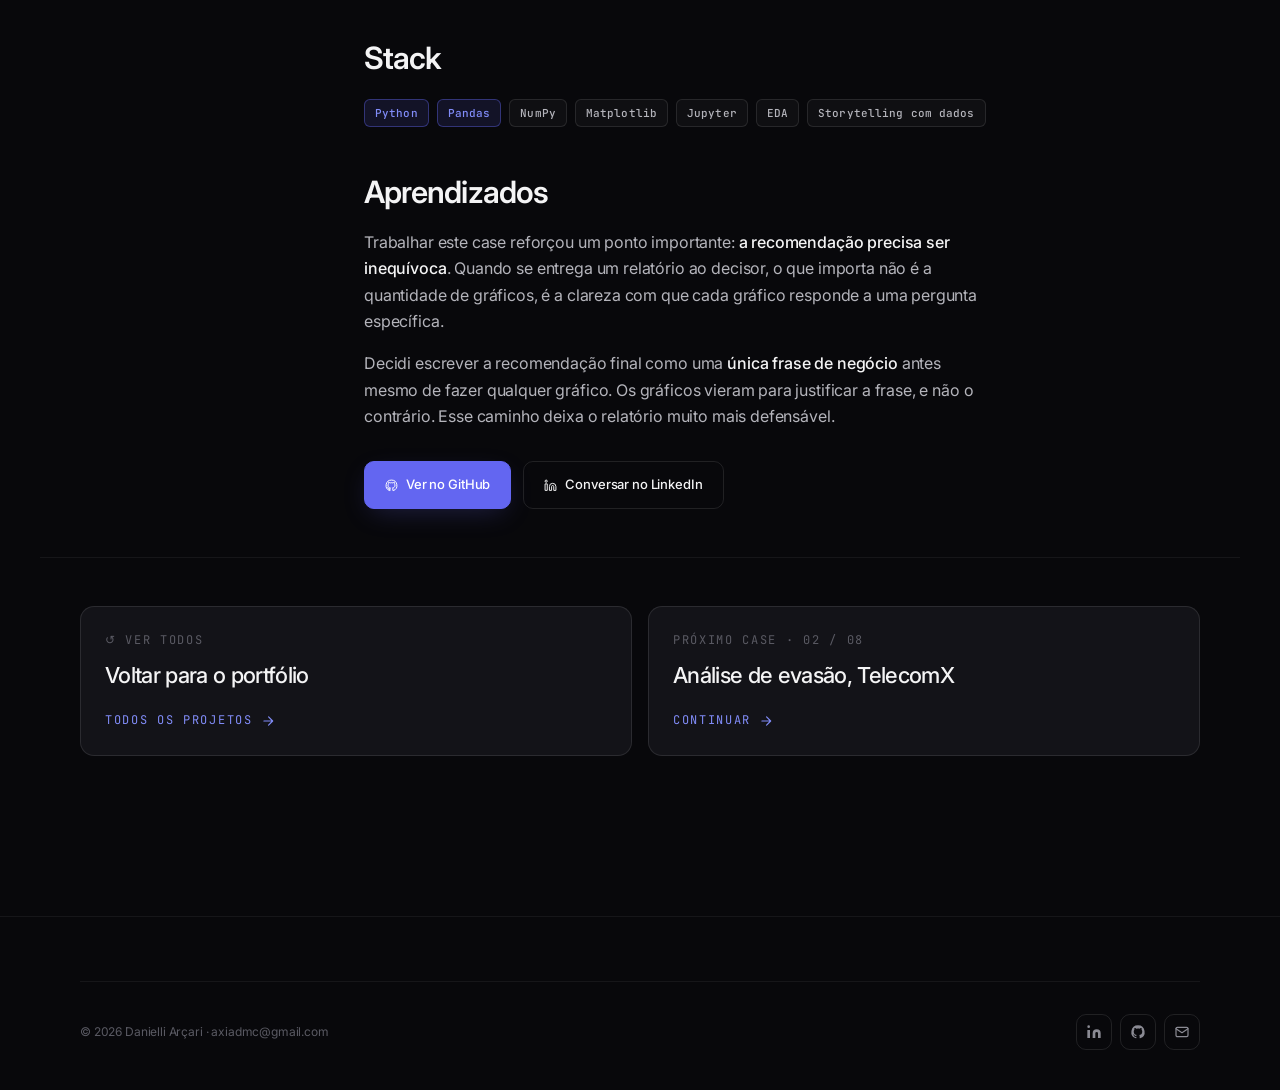
<file: projetos/alura-store.html>
<!DOCTYPE html>
<html lang="pt-BR">
<head>
  <meta charset="UTF-8" />
  <meta name="viewport" content="width=device-width, initial-scale=1.0" />
  <meta name="theme-color" content="#08080B" />
  <title>Alura Store · Case · Danielli Arçari</title>
  <meta name="description" content="Case completo: análise comparativa das 4 lojas da rede Alura Store para apoiar decisão estratégica de venda." />

  <link rel="preconnect" href="https://fonts.googleapis.com" />
  <link rel="preconnect" href="https://fonts.gstatic.com" crossorigin />
  <link href="https://fonts.googleapis.com/css2?family=Inter:wght@300;400;500;600;700&family=Instrument+Serif:ital@0;1&family=JetBrains+Mono:wght@400;500&display=swap" rel="stylesheet" />

  <link rel="stylesheet" href="../css/tokens.css" />
  <link rel="stylesheet" href="../css/base.css" />
  <link rel="stylesheet" href="../css/components.css" />
  <link rel="stylesheet" href="../css/project.css" />

  <link rel="icon" href="data:image/svg+xml,%3Csvg xmlns='http://www.w3.org/2000/svg' viewBox='0 0 32 32'%3E%3Crect width='32' height='32' rx='6' fill='%23080808'/%3E%3Ctext x='16' y='22' font-family='Inter,sans-serif' font-size='18' font-weight='700' fill='%236366F1' text-anchor='middle'%3ED%3C/text%3E%3C/svg%3E" />
</head>
<body>

<header class="nav" role="banner">
  <div class="container nav__inner">
    <a href="../index.html" class="nav__brand">
      <span class="nav__brand-dot" aria-hidden="true"></span>
      <span>Danielli Arçari</span>
    </a>
    <nav class="nav__links" aria-label="Navegação">
      <a class="nav__link" href="../index.html#projetos">Projetos</a>
      <a class="nav__link" href="../index.html#sobre">Sobre</a>
      <a class="nav__link nav__cta btn btn--ghost btn--sm" href="../index.html#contato">
        Contato
        <svg class="btn__icon btn__icon--arrow" viewBox="0 0 24 24" aria-hidden="true"><path d="M5 12h14M13 5l7 7-7 7"/></svg>
      </a>
    </nav>
  </div>
</header>

<main>

  <div class="container case-breadcrumb">
    <a href="../index.html#projetos" class="case-back">
      <svg viewBox="0 0 24 24" fill="none" stroke="currentColor" stroke-width="2" stroke-linecap="round" stroke-linejoin="round" aria-hidden="true"><path d="M19 12H5M12 19l-7-7 7-7"/></svg>
      Todos os projetos
    </a>
  </div>

  <section class="container case-header">
    <p class="eyebrow eyebrow--accent case-header__eyebrow">01 · Case de Negócio · Destaque</p>
    <h1 class="case-header__title">Qual loja vender? Uma <em>recomendação orientada a dados.</em></h1>
    <p class="case-header__lede">
      O Sr. João, proprietário da rede Alura Store, queria vender uma das suas quatro lojas para investir em um novo
      empreendimento. Meu papel: analisar desempenho financeiro, operacional e de satisfação do cliente para apoiar a decisão
      de qual loja desinvestir, e justificar por quê.
    </p>

    <div class="case-meta">
      <div class="case-meta__item">
        <span class="case-meta__label">Papel</span>
        <span class="case-meta__value">Cientista de dados</span>
      </div>
      <div class="case-meta__item">
        <span class="case-meta__label">Período</span>
        <span class="case-meta__value">2025</span>
      </div>
      <div class="case-meta__item">
        <span class="case-meta__label">Tipo</span>
        <span class="case-meta__value">EDA · Business Case</span>
      </div>
      <div class="case-meta__item">
        <span class="case-meta__label">Stack</span>
        <span class="case-meta__value">Python · Pandas · Matplotlib</span>
      </div>
    </div>
  </section>

  <div class="container">
    <div class="case-hero-viz">
      <div class="case-hero-viz__inner">
        <svg viewBox="0 0 800 320" xmlns="http://www.w3.org/2000/svg">
          <defs>
            <linearGradient id="bar-a" x1="0" y1="0" x2="0" y2="1"><stop offset="0%" stop-color="#818CF8"/><stop offset="100%" stop-color="#6366F1"/></linearGradient>
            <linearGradient id="bar-b" x1="0" y1="0" x2="0" y2="1"><stop offset="0%" stop-color="#4F46E5" stop-opacity="0.85"/><stop offset="100%" stop-color="#4F46E5" stop-opacity="0.4"/></linearGradient>
          </defs>
          <text x="40" y="30" font-family="Inter, sans-serif" font-size="13" font-weight="500" fill="rgba(255,255,255,0.85)">Faturamento total por loja</text>
          <text x="40" y="48" font-family="JetBrains Mono, monospace" font-size="10" fill="rgba(255,255,255,0.35)">R$ milhões · base completa</text>

          <g stroke="rgba(255,255,255,0.04)" stroke-width="1">
            <line x1="40" y1="80"  x2="780" y2="80"/>
            <line x1="40" y1="140" x2="780" y2="140"/>
            <line x1="40" y1="200" x2="780" y2="200"/>
            <line x1="40" y1="260" x2="780" y2="260"/>
          </g>

          <rect x="120" y="90"  width="120" height="170" rx="4" fill="url(#bar-a)"/>
          <text x="180" y="80" font-family="Instrument Serif, serif" font-size="20" fill="#F4F4F5" text-anchor="middle">1,53 MM</text>
          <text x="180" y="285" font-family="JetBrains Mono, monospace" font-size="11" fill="rgba(255,255,255,0.55)" text-anchor="middle">Loja 1</text>

          <rect x="280" y="110" width="120" height="150" rx="4" fill="url(#bar-b)"/>
          <text x="340" y="100" font-family="Instrument Serif, serif" font-size="20" fill="rgba(255,255,255,0.85)" text-anchor="middle">1,49 MM</text>
          <text x="340" y="285" font-family="JetBrains Mono, monospace" font-size="11" fill="rgba(255,255,255,0.55)" text-anchor="middle">Loja 2</text>

          <rect x="440" y="95"  width="120" height="165" rx="4" fill="url(#bar-b)"/>
          <text x="500" y="85" font-family="Instrument Serif, serif" font-size="20" fill="rgba(255,255,255,0.85)" text-anchor="middle">1,46 MM</text>
          <text x="500" y="285" font-family="JetBrains Mono, monospace" font-size="11" fill="rgba(255,255,255,0.55)" text-anchor="middle">Loja 3</text>

          <rect x="600" y="180" width="120" height="80"  rx="4" fill="#F87171" fill-opacity="0.85"/>
          <text x="660" y="170" font-family="Instrument Serif, serif" font-size="20" fill="#F87171" text-anchor="middle">1,38 MM</text>
          <text x="660" y="285" font-family="JetBrains Mono, monospace" font-size="11" fill="#F87171" text-anchor="middle">Loja 4 ← menor</text>
        </svg>
      </div>
    </div>
  </div>

  <div class="container case-body">

    <aside class="case-toc" aria-label="Sumário">
      <p class="case-toc__label">Sumário</p>
      <a href="#contexto">Contexto</a>
      <a href="#problema">Problema</a>
      <a href="#abordagem">Abordagem</a>
      <a href="#achados">Achados</a>
      <a href="#decisao">Decisão</a>
      <a href="#stack">Stack</a>
      <a href="#aprendizados">Aprendizados</a>
    </aside>

    <article class="case-content">

      <section id="contexto">
        <h2>Contexto</h2>
        <p>
          A Alura Store é uma rede fictícia (mas plausível) de quatro lojas, cada uma com pelo menos um ano de operação.
          O dono, o Sr. João, sinalizou intenção de <strong>vender uma das unidades</strong> para abrir um novo negócio.
          A pergunta enviada ao time de dados foi simples: <em>qual delas?</em>
        </p>
        <p>
          A simplicidade da pergunta é enganosa. Faturamento bruto sozinho não responde, uma loja pode faturar bem e
          ter custos operacionais altos, avaliações ruins, ou estar mal posicionada geograficamente.
        </p>
      </section>

      <section id="problema">
        <h2>Problema</h2>
        <p>
          Recomendar, com base em evidências, <strong>qual loja deveria ser vendida</strong>, e justificar a recomendação
          em linguagem de negócio para alguém que não é técnico.
        </p>
        <p>
          Variáveis disponíveis: vendas, ticket médio, categorias de produto, avaliação do cliente, valor de frete e
          coordenadas geográficas de cada transação.
        </p>
      </section>

      <section id="abordagem">
        <h2>Abordagem</h2>
        <p>
          Análise exploratória estruturada em cinco dimensões comparáveis entre lojas, padronizando métricas para
          permitir comparação direta:
        </p>
        <ul>
          <li><strong>Financeira:</strong> faturamento total e participação no faturamento da rede</li>
          <li><strong>Mix de produtos:</strong> categorias mais e menos vendidas por loja</li>
          <li><strong>Satisfação:</strong> distribuição e média das avaliações dos clientes</li>
          <li><strong>Operacional:</strong> custo médio de frete por unidade</li>
          <li><strong>Geográfica:</strong> distribuição espacial das transações</li>
        </ul>
        <p>
          Cada dimensão foi visualizada com Matplotlib em gráficos pensados não para o time de dados, mas para o
          Sr. João, limpos, com unidades em reais e títulos descritivos.
        </p>
      </section>

      <section id="achados">
        <h2>Achados-chave</h2>

        <div class="case-stats">
          <div class="case-stat">
            <div class="case-stat__value">-9,7<em>%</em></div>
            <div class="case-stat__label">Loja 4 fatura abaixo da líder</div>
          </div>
          <div class="case-stat">
            <div class="case-stat__value">4ª <em>de 4</em></div>
            <div class="case-stat__label">Posição em ticket médio</div>
          </div>
          <div class="case-stat">
            <div class="case-stat__value">+5,6<em>%</em></div>
            <div class="case-stat__label">Frete mais competitivo (único ponto positivo)</div>
          </div>
        </div>

        <div class="case-findings">
          <p class="case-findings__title">
            <svg viewBox="0 0 24 24" fill="none" stroke="currentColor" stroke-width="2" stroke-linecap="round" stroke-linejoin="round"><path d="M9 11l3 3L22 4M21 12v7a2 2 0 0 1-2 2H5a2 2 0 0 1-2-2V5a2 2 0 0 1 2-2h11"/></svg>
            Principais conclusões
          </p>
          <ul>
            <li><strong>Loja 4 é a candidata clara para venda:</strong> menor faturamento global, menor ticket médio, posição inferior em três das quatro dimensões analisadas.</li>
            <li><strong>O frete mais competitivo da Loja 4 não compensa:</strong> é um benefício isolado em meio a indicadores fracos de demanda e ticket.</li>
            <li><strong>Lojas 1, 2 e 3 mostram desempenho equivalente entre si</strong>, com variação pequena de faturamento e perfis de mix de produto similares.</li>
            <li><strong>A distribuição geográfica das vendas da Loja 4</strong> indica mercado mais saturado ou menos premium na região onde opera.</li>
          </ul>
        </div>
      </section>

      <section id="decisao">
        <h2>Recomendação final</h2>
        <blockquote class="case-quote">
          A análise indica de forma consistente que a Loja 4 é a unidade com desempenho global mais fraco e, portanto, a
          candidata mais lógica para desinvestimento. Recomenda-se proceder com a venda da Loja 4 e direcionar os
          recursos liberados ao novo empreendimento.
        </blockquote>
        <p>
          A entrega final foi um notebook executável com narrativa de negócio + um sumário de uma página para o Sr. João.
          Cada gráfico tem título descritivo, cada conclusão é justificada por uma métrica específica, e a recomendação
          aparece como uma frase única, não enterrada num parágrafo técnico.
        </p>
      </section>

      <section id="stack">
        <h2>Stack</h2>
        <div class="case-stack tag-group">
          <span class="tag tag--accent">Python</span>
          <span class="tag tag--accent">Pandas</span>
          <span class="tag">NumPy</span>
          <span class="tag">Matplotlib</span>
          <span class="tag">Jupyter</span>
          <span class="tag">EDA</span>
          <span class="tag">Storytelling com dados</span>
        </div>
      </section>

      <section id="aprendizados">
        <h2>Aprendizados</h2>
        <p>
          Trabalhar este case reforçou um ponto importante: <strong>a recomendação precisa ser
          inequívoca</strong>. Quando se entrega um relatório ao decisor, o que importa não é a quantidade de gráficos,
          é a clareza com que cada gráfico responde a uma pergunta específica.
        </p>
        <p>
          Decidi escrever a recomendação final como uma <strong>única frase de negócio</strong> antes mesmo de fazer
          qualquer gráfico. Os gráficos vieram para justificar a frase, e não o contrário. Esse caminho deixa o
          relatório muito mais defensável.
        </p>
      </section>

      <div class="case-actions">
        <a href="https://github.com/danielli-arcari/Alura_Store" target="_blank" rel="noopener" class="btn btn--accent">
          <svg class="btn__icon" viewBox="0 0 24 24" fill="currentColor"><path d="M12 2a10 10 0 0 0-3.16 19.49c.5.09.68-.22.68-.48v-1.7c-2.78.6-3.37-1.34-3.37-1.34-.45-1.16-1.11-1.47-1.11-1.47-.91-.62.07-.6.07-.6 1 .07 1.53 1.03 1.53 1.03.89 1.52 2.34 1.08 2.91.83.09-.65.35-1.09.63-1.34-2.22-.25-4.56-1.11-4.56-4.95 0-1.09.39-1.99 1.03-2.69-.1-.25-.45-1.27.1-2.65 0 0 .84-.27 2.75 1.03A9.56 9.56 0 0 1 12 6.8c.85 0 1.71.11 2.5.34 1.91-1.3 2.75-1.03 2.75-1.03.55 1.38.2 2.4.1 2.65.64.7 1.03 1.6 1.03 2.69 0 3.85-2.34 4.7-4.57 4.94.36.31.68.92.68 1.85v2.74c0 .27.18.58.69.48A10 10 0 0 0 12 2z"/></svg>
          Ver no GitHub
        </a>
        <a href="https://www.linkedin.com/in/danielli-arcari" target="_blank" rel="noopener" class="btn btn--ghost">
          <svg class="btn__icon" viewBox="0 0 24 24" fill="currentColor"><path d="M16 8a6 6 0 0 1 6 6v7h-4v-7a2 2 0 0 0-4 0v7h-4v-7a6 6 0 0 1 6-6zM2 9h4v12H2zM4 6a2 2 0 1 1 0-4 2 2 0 0 1 0 4z"/></svg>
          Conversar no LinkedIn
        </a>
      </div>

    </article>
  </div>

  <section class="container case-next">
    <div class="case-next__grid">
      <a href="../index.html#projetos" class="case-next__card">
        <p class="case-next__label">↺ Ver todos</p>
        <h3 class="case-next__title">Voltar para o portfólio</h3>
        <span class="case-next__arrow">
          Todos os projetos
          <svg viewBox="0 0 24 24" fill="none" stroke="currentColor" stroke-width="2" stroke-linecap="round" stroke-linejoin="round"><path d="M5 12h14M13 5l7 7-7 7"/></svg>
        </span>
      </a>
      <a href="telecomx.html" class="case-next__card">
        <p class="case-next__label">Próximo case · 02 / 08</p>
        <h3 class="case-next__title">Análise de evasão, TelecomX</h3>
        <span class="case-next__arrow">
          Continuar
          <svg viewBox="0 0 24 24" fill="none" stroke="currentColor" stroke-width="2" stroke-linecap="round" stroke-linejoin="round"><path d="M5 12h14M13 5l7 7-7 7"/></svg>
        </span>
      </a>
    </div>
  </section>

  <footer class="footer">
    <div class="container">
      <div class="footer__bottom" style="border-top:1px solid var(--border-subtle);padding-top:var(--s-8);">
        <span>© <span id="year">2026</span> Danielli Arçari · axiadmc@gmail.com</span>
        <div class="footer__socials">
          <a class="footer__social" href="https://www.linkedin.com/in/danielli-arcari" target="_blank" rel="noopener" aria-label="LinkedIn"><svg viewBox="0 0 24 24" fill="currentColor"><path d="M16 8a6 6 0 0 1 6 6v7h-4v-7a2 2 0 0 0-4 0v7h-4v-7a6 6 0 0 1 6-6zM2 9h4v12H2zM4 6a2 2 0 1 1 0-4 2 2 0 0 1 0 4z"/></svg></a>
          <a class="footer__social" href="https://github.com/danielli-arcari" target="_blank" rel="noopener" aria-label="GitHub"><svg viewBox="0 0 24 24" fill="currentColor"><path d="M12 2a10 10 0 0 0-3.16 19.49c.5.09.68-.22.68-.48v-1.7c-2.78.6-3.37-1.34-3.37-1.34-.45-1.16-1.11-1.47-1.11-1.47-.91-.62.07-.6.07-.6 1 .07 1.53 1.03 1.53 1.03.89 1.52 2.34 1.08 2.91.83.09-.65.35-1.09.63-1.34-2.22-.25-4.56-1.11-4.56-4.95 0-1.09.39-1.99 1.03-2.69-.1-.25-.45-1.27.1-2.65 0 0 .84-.27 2.75 1.03A9.56 9.56 0 0 1 12 6.8c.85 0 1.71.11 2.5.34 1.91-1.3 2.75-1.03 2.75-1.03.55 1.38.2 2.4.1 2.65.64.7 1.03 1.6 1.03 2.69 0 3.85-2.34 4.7-4.57 4.94.36.31.68.92.68 1.85v2.74c0 .27.18.58.69.48A10 10 0 0 0 12 2z"/></svg></a>
          <a class="footer__social" href="mailto:axiadmc@gmail.com" aria-label="E-mail"><svg viewBox="0 0 24 24" fill="none" stroke="currentColor" stroke-width="1.8" stroke-linecap="round" stroke-linejoin="round"><rect x="3" y="5" width="18" height="14" rx="2"/><path d="M3 7l9 6 9-6"/></svg></a>
        </div>
      </div>
    </div>
  </footer>

</main>

<script src="../js/main.js" defer></script>
</body>
</html>
                        
</file>
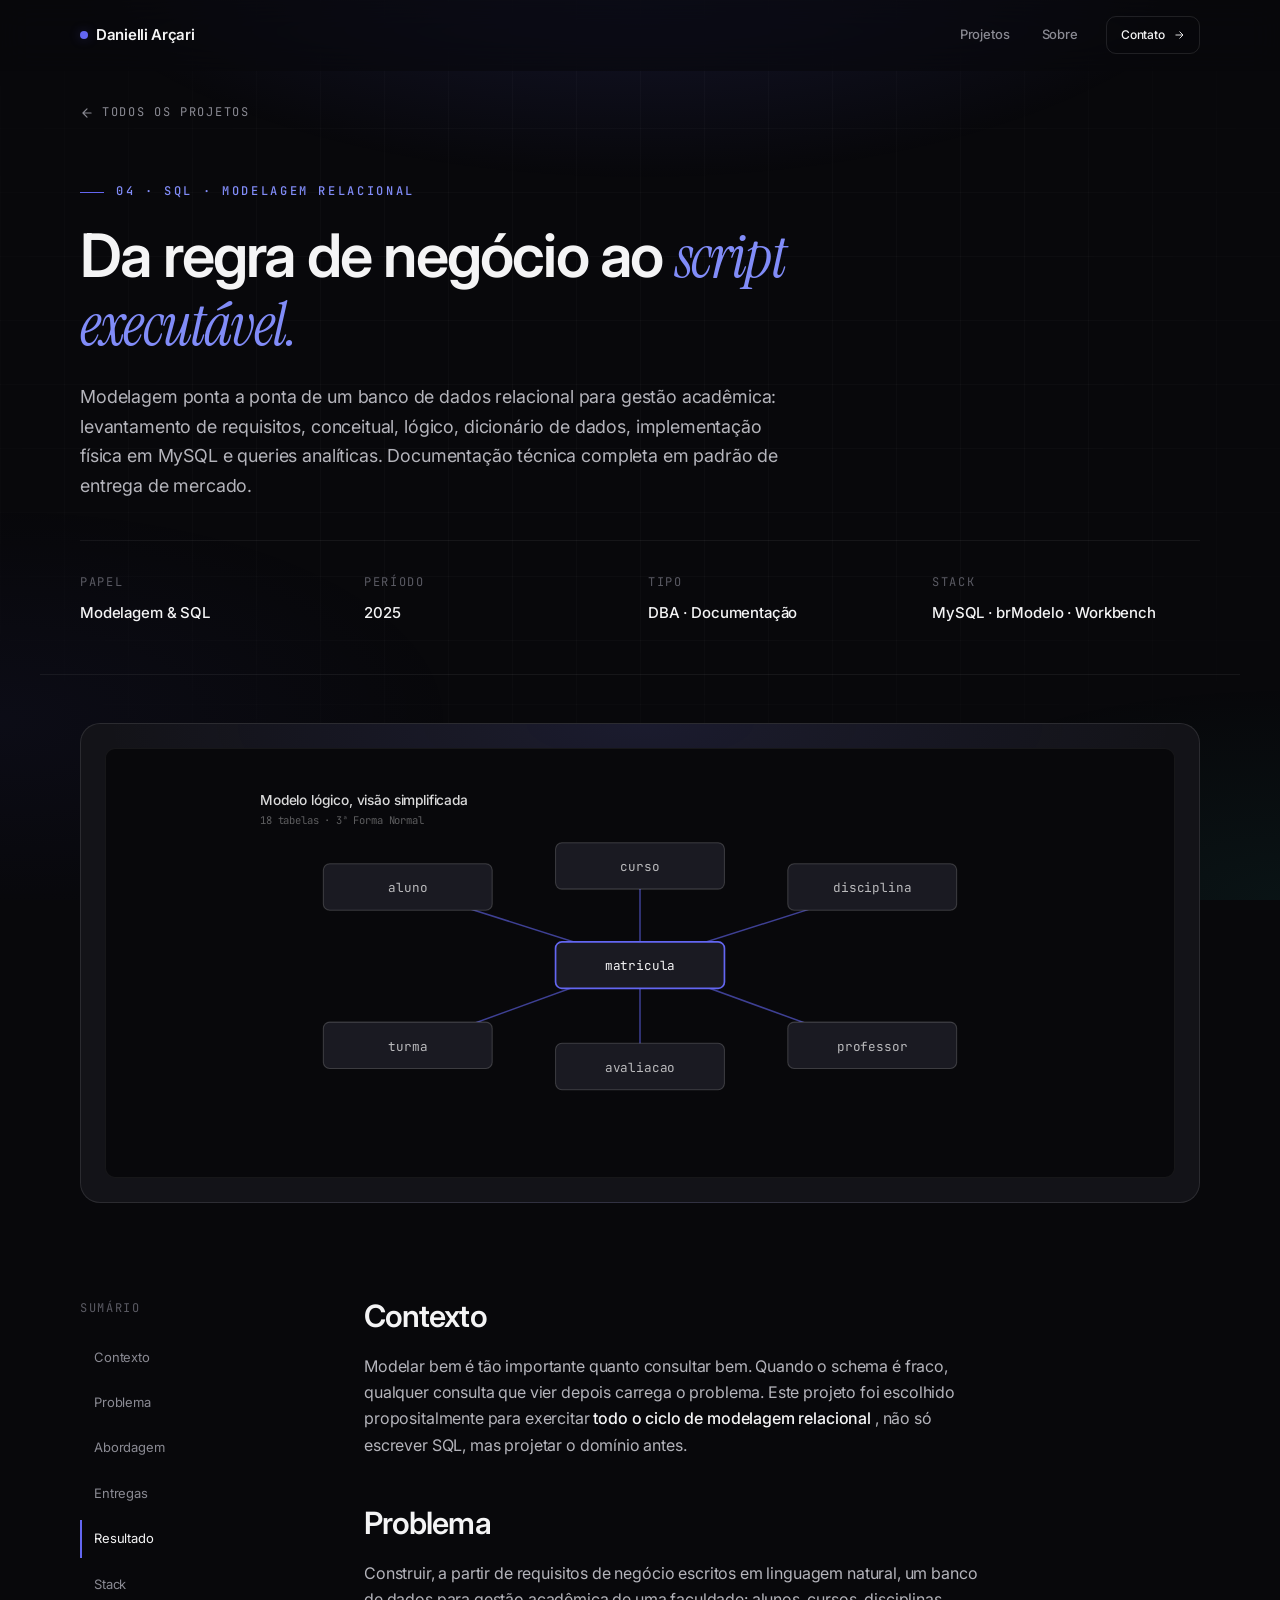
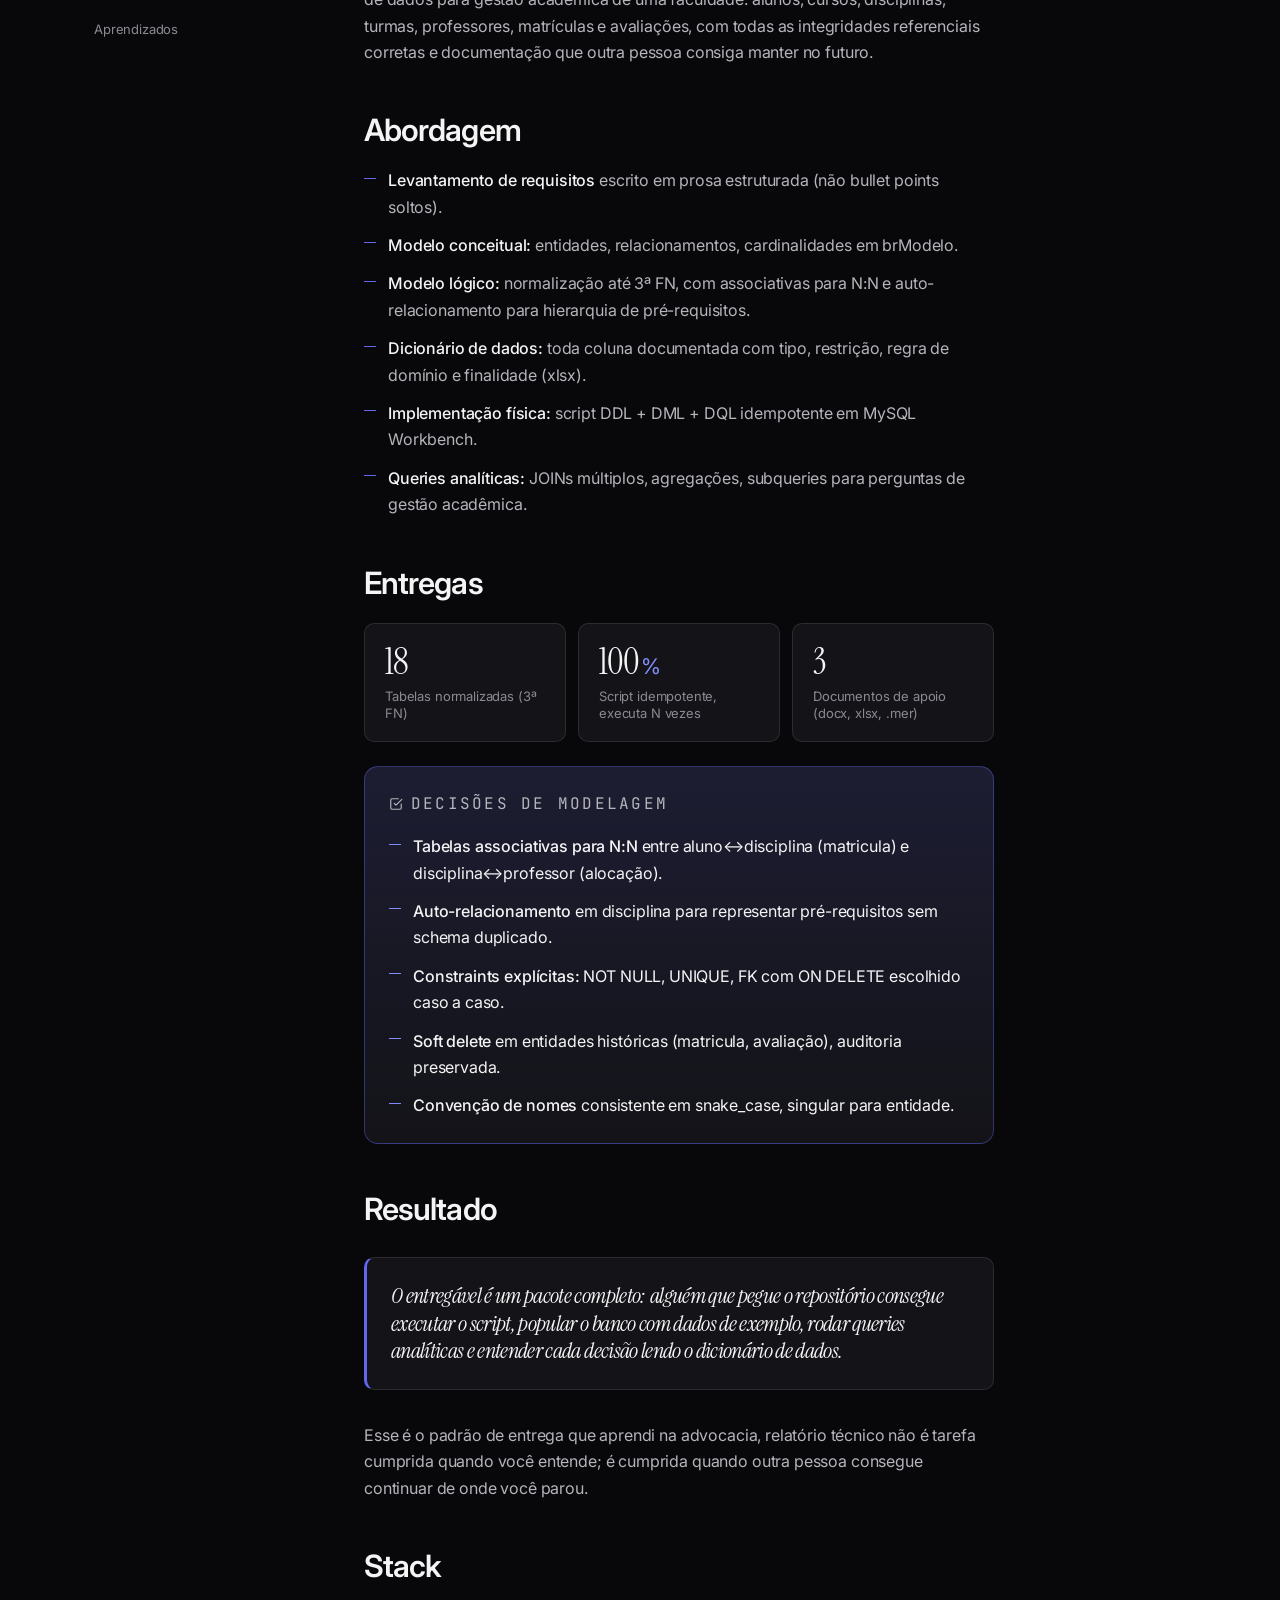
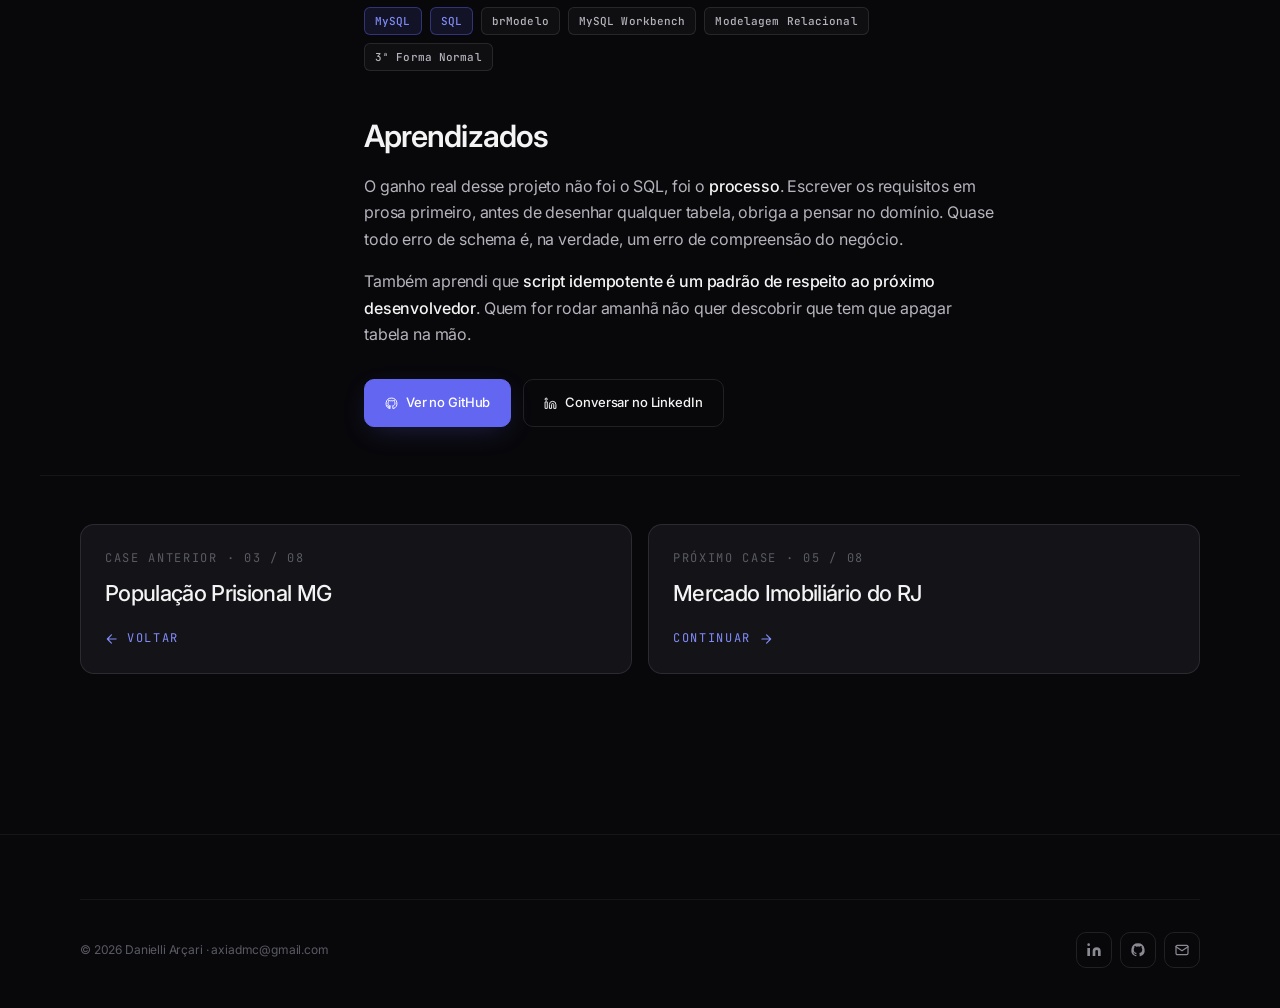
<file: projetos/bd-faculdade.html>
<!DOCTYPE html>
<html lang="pt-BR">
<head>
  <meta charset="UTF-8" />
  <meta name="viewport" content="width=device-width, initial-scale=1.0" />
  <meta name="theme-color" content="#08080B" />
  <title>BD Acadêmico · Case · Danielli Arçari</title>
  <meta name="description" content="Modelagem ponta a ponta de banco de dados relacional para gestão acadêmica em MySQL." />
  <link rel="preconnect" href="https://fonts.googleapis.com" />
  <link rel="preconnect" href="https://fonts.gstatic.com" crossorigin />
  <link href="https://fonts.googleapis.com/css2?family=Inter:wght@300;400;500;600;700&family=Instrument+Serif:ital@0;1&family=JetBrains+Mono:wght@400;500&display=swap" rel="stylesheet" />
  <link rel="stylesheet" href="../css/tokens.css" />
  <link rel="stylesheet" href="../css/base.css" />
  <link rel="stylesheet" href="../css/components.css" />
  <link rel="stylesheet" href="../css/project.css" />
  <link rel="icon" href="data:image/svg+xml,%3Csvg xmlns='http://www.w3.org/2000/svg' viewBox='0 0 32 32'%3E%3Crect width='32' height='32' rx='6' fill='%23080808'/%3E%3Ctext x='16' y='22' font-family='Inter,sans-serif' font-size='18' font-weight='700' fill='%236366F1' text-anchor='middle'%3ED%3C/text%3E%3C/svg%3E" />
</head>
<body>

<header class="nav" role="banner">
  <div class="container nav__inner">
    <a href="../index.html" class="nav__brand"><span class="nav__brand-dot" aria-hidden="true"></span><span>Danielli Arçari</span></a>
    <nav class="nav__links" aria-label="Navegação">
      <a class="nav__link" href="../index.html#projetos">Projetos</a>
      <a class="nav__link" href="../index.html#sobre">Sobre</a>
      <a class="nav__link nav__cta btn btn--ghost btn--sm" href="../index.html#contato">Contato
        <svg class="btn__icon btn__icon--arrow" viewBox="0 0 24 24" aria-hidden="true"><path d="M5 12h14M13 5l7 7-7 7"/></svg>
      </a>
    </nav>
  </div>
</header>

<main>

  <div class="container case-breadcrumb">
    <a href="../index.html#projetos" class="case-back">
      <svg viewBox="0 0 24 24" fill="none" stroke="currentColor" stroke-width="2" stroke-linecap="round" stroke-linejoin="round" aria-hidden="true"><path d="M19 12H5M12 19l-7-7 7-7"/></svg>
      Todos os projetos
    </a>
  </div>

  <section class="container case-header">
    <p class="eyebrow eyebrow--accent case-header__eyebrow">04 · SQL · Modelagem Relacional</p>
    <h1 class="case-header__title">Da regra de negócio ao <em>script executável.</em></h1>
    <p class="case-header__lede">
      Modelagem ponta a ponta de um banco de dados relacional para gestão acadêmica: levantamento de requisitos,
      conceitual, lógico, dicionário de dados, implementação física em MySQL e queries analíticas. Documentação técnica
      completa em padrão de entrega de mercado.
    </p>
    <div class="case-meta">
      <div class="case-meta__item"><span class="case-meta__label">Papel</span><span class="case-meta__value">Modelagem &amp; SQL</span></div>
      <div class="case-meta__item"><span class="case-meta__label">Período</span><span class="case-meta__value">2025</span></div>
      <div class="case-meta__item"><span class="case-meta__label">Tipo</span><span class="case-meta__value">DBA · Documentação</span></div>
      <div class="case-meta__item"><span class="case-meta__label">Stack</span><span class="case-meta__value">MySQL · brModelo · Workbench</span></div>
    </div>
  </section>

  <div class="container">
    <div class="case-hero-viz">
      <div class="case-hero-viz__inner">
        <svg viewBox="0 0 800 360" xmlns="http://www.w3.org/2000/svg">
          <text x="40" y="30" font-family="Inter, sans-serif" font-size="13" font-weight="500" fill="rgba(255,255,255,0.85)">Modelo lógico, visão simplificada</text>
          <text x="40" y="48" font-family="JetBrains Mono, monospace" font-size="10" fill="rgba(255,255,255,0.35)">18 tabelas · 3ª Forma Normal</text>

          <g stroke="#6366F1" stroke-width="1.4" stroke-opacity="0.6" fill="none">
            <path d="M400,180 L180,110"/>
            <path d="M400,180 L620,110"/>
            <path d="M400,180 L180,260"/>
            <path d="M400,180 L620,260"/>
            <path d="M400,180 L400,90"/>
            <path d="M400,180 L400,280"/>
          </g>

          <g font-family="JetBrains Mono, monospace" font-size="12" text-anchor="middle">
            <rect x="320" y="160" width="160" height="44" rx="6" fill="#1A1A22" stroke="#6366F1" stroke-width="1.6"/>
            <text x="400" y="187" fill="#F4F4F5">matricula</text>

            <rect x="100" y="86" width="160" height="44" rx="6" fill="#1A1A22" stroke="rgba(255,255,255,0.18)"/>
            <text x="180" y="113" fill="rgba(255,255,255,0.7)">aluno</text>

            <rect x="540" y="86" width="160" height="44" rx="6" fill="#1A1A22" stroke="rgba(255,255,255,0.18)"/>
            <text x="620" y="113" fill="rgba(255,255,255,0.7)">disciplina</text>

            <rect x="320" y="66" width="160" height="44" rx="6" fill="#1A1A22" stroke="rgba(255,255,255,0.18)"/>
            <text x="400" y="93" fill="rgba(255,255,255,0.7)">curso</text>

            <rect x="100" y="236" width="160" height="44" rx="6" fill="#1A1A22" stroke="rgba(255,255,255,0.18)"/>
            <text x="180" y="263" fill="rgba(255,255,255,0.7)">turma</text>

            <rect x="540" y="236" width="160" height="44" rx="6" fill="#1A1A22" stroke="rgba(255,255,255,0.18)"/>
            <text x="620" y="263" fill="rgba(255,255,255,0.7)">professor</text>

            <rect x="320" y="256" width="160" height="44" rx="6" fill="#1A1A22" stroke="rgba(255,255,255,0.18)"/>
            <text x="400" y="283" fill="rgba(255,255,255,0.7)">avaliacao</text>
          </g>
        </svg>
      </div>
    </div>
  </div>

  <div class="container case-body">

    <aside class="case-toc" aria-label="Sumário">
      <p class="case-toc__label">Sumário</p>
      <a href="#contexto">Contexto</a>
      <a href="#problema">Problema</a>
      <a href="#abordagem">Abordagem</a>
      <a href="#achados">Entregas</a>
      <a href="#decisao">Resultado</a>
      <a href="#stack">Stack</a>
      <a href="#aprendizados">Aprendizados</a>
    </aside>

    <article class="case-content">

      <section id="contexto">
        <h2>Contexto</h2>
        <p>
          Modelar bem é tão importante quanto consultar bem. Quando o schema é fraco, qualquer consulta que vier depois carrega o
          problema. Este projeto foi escolhido propositalmente para exercitar <strong>todo o ciclo de modelagem relacional</strong> ,
          não só escrever SQL, mas projetar o domínio antes.
        </p>
      </section>

      <section id="problema">
        <h2>Problema</h2>
        <p>
          Construir, a partir de requisitos de negócio escritos em linguagem natural, um banco de dados para gestão acadêmica de uma faculdade:
          alunos, cursos, disciplinas, turmas, professores, matrículas e avaliações, com todas as integridades referenciais corretas e
          documentação que outra pessoa consiga manter no futuro.
        </p>
      </section>

      <section id="abordagem">
        <h2>Abordagem</h2>
        <ul>
          <li><strong>Levantamento de requisitos</strong> escrito em prosa estruturada (não bullet points soltos).</li>
          <li><strong>Modelo conceitual:</strong> entidades, relacionamentos, cardinalidades em brModelo.</li>
          <li><strong>Modelo lógico:</strong> normalização até 3ª FN, com associativas para N:N e auto-relacionamento para hierarquia de pré-requisitos.</li>
          <li><strong>Dicionário de dados:</strong> toda coluna documentada com tipo, restrição, regra de domínio e finalidade (xlsx).</li>
          <li><strong>Implementação física:</strong> script DDL + DML + DQL idempotente em MySQL Workbench.</li>
          <li><strong>Queries analíticas:</strong> JOINs múltiplos, agregações, subqueries para perguntas de gestão acadêmica.</li>
        </ul>
      </section>

      <section id="achados">
        <h2>Entregas</h2>

        <div class="case-stats">
          <div class="case-stat">
            <div class="case-stat__value">18</div>
            <div class="case-stat__label">Tabelas normalizadas (3ª FN)</div>
          </div>
          <div class="case-stat">
            <div class="case-stat__value">100<em>%</em></div>
            <div class="case-stat__label">Script idempotente, executa N vezes</div>
          </div>
          <div class="case-stat">
            <div class="case-stat__value">3</div>
            <div class="case-stat__label">Documentos de apoio (docx, xlsx, .mer)</div>
          </div>
        </div>

        <div class="case-findings">
          <p class="case-findings__title">
            <svg viewBox="0 0 24 24" fill="none" stroke="currentColor" stroke-width="2" stroke-linecap="round" stroke-linejoin="round"><path d="M9 11l3 3L22 4M21 12v7a2 2 0 0 1-2 2H5a2 2 0 0 1-2-2V5a2 2 0 0 1 2-2h11"/></svg>
            Decisões de modelagem
          </p>
          <ul>
            <li><strong>Tabelas associativas para N:N</strong> entre aluno↔disciplina (matricula) e disciplina↔professor (alocação).</li>
            <li><strong>Auto-relacionamento</strong> em disciplina para representar pré-requisitos sem schema duplicado.</li>
            <li><strong>Constraints explícitas:</strong> NOT NULL, UNIQUE, FK com ON DELETE escolhido caso a caso.</li>
            <li><strong>Soft delete</strong> em entidades históricas (matricula, avaliação), auditoria preservada.</li>
            <li><strong>Convenção de nomes</strong> consistente em snake_case, singular para entidade.</li>
          </ul>
        </div>
      </section>

      <section id="decisao">
        <h2>Resultado</h2>
        <blockquote class="case-quote">
          O entregável é um pacote completo: alguém que pegue o repositório consegue executar o script, popular o banco
          com dados de exemplo, rodar queries analíticas e entender cada decisão lendo o dicionário de dados.
        </blockquote>
        <p>
          Esse é o padrão de entrega que aprendi na advocacia, relatório técnico não é tarefa cumprida quando você
          entende; é cumprida quando outra pessoa consegue continuar de onde você parou.
        </p>
      </section>

      <section id="stack">
        <h2>Stack</h2>
        <div class="case-stack tag-group">
          <span class="tag tag--accent">MySQL</span>
          <span class="tag tag--accent">SQL</span>
          <span class="tag">brModelo</span>
          <span class="tag">MySQL Workbench</span>
          <span class="tag">Modelagem Relacional</span>
          <span class="tag">3ª Forma Normal</span>
        </div>
      </section>

      <section id="aprendizados">
        <h2>Aprendizados</h2>
        <p>
          O ganho real desse projeto não foi o SQL, foi o <strong>processo</strong>. Escrever os requisitos em prosa primeiro,
          antes de desenhar qualquer tabela, obriga a pensar no domínio. Quase todo erro de schema é, na verdade, um erro
          de compreensão do negócio.
        </p>
        <p>
          Também aprendi que <strong>script idempotente é um padrão de respeito ao próximo desenvolvedor</strong>. Quem
          for rodar amanhã não quer descobrir que tem que apagar tabela na mão.
        </p>
      </section>

      <div class="case-actions">
        <a href="https://github.com/danielli-arcari/BD_FACULDADE" target="_blank" rel="noopener" class="btn btn--accent">
          <svg class="btn__icon" viewBox="0 0 24 24" fill="currentColor"><path d="M12 2a10 10 0 0 0-3.16 19.49c.5.09.68-.22.68-.48v-1.7c-2.78.6-3.37-1.34-3.37-1.34-.45-1.16-1.11-1.47-1.11-1.47-.91-.62.07-.6.07-.6 1 .07 1.53 1.03 1.53 1.03.89 1.52 2.34 1.08 2.91.83.09-.65.35-1.09.63-1.34-2.22-.25-4.56-1.11-4.56-4.95 0-1.09.39-1.99 1.03-2.69-.1-.25-.45-1.27.1-2.65 0 0 .84-.27 2.75 1.03A9.56 9.56 0 0 1 12 6.8c.85 0 1.71.11 2.5.34 1.91-1.3 2.75-1.03 2.75-1.03.55 1.38.2 2.4.1 2.65.64.7 1.03 1.6 1.03 2.69 0 3.85-2.34 4.7-4.57 4.94.36.31.68.92.68 1.85v2.74c0 .27.18.58.69.48A10 10 0 0 0 12 2z"/></svg>
          Ver no GitHub
        </a>
        <a href="https://www.linkedin.com/in/danielli-arcari" target="_blank" rel="noopener" class="btn btn--ghost">
          <svg class="btn__icon" viewBox="0 0 24 24" fill="currentColor"><path d="M16 8a6 6 0 0 1 6 6v7h-4v-7a2 2 0 0 0-4 0v7h-4v-7a6 6 0 0 1 6-6zM2 9h4v12H2zM4 6a2 2 0 1 1 0-4 2 2 0 0 1 0 4z"/></svg>
          Conversar no LinkedIn
        </a>
      </div>

    </article>
  </div>

  <section class="container case-next">
    <div class="case-next__grid">
      <a href="populacao-prisional.html" class="case-next__card">
        <p class="case-next__label">Case anterior · 03 / 08</p>
        <h3 class="case-next__title">População Prisional MG</h3>
        <span class="case-next__arrow">
          <svg viewBox="0 0 24 24" fill="none" stroke="currentColor" stroke-width="2" stroke-linecap="round" stroke-linejoin="round" style="transform:rotate(180deg);"><path d="M5 12h14M13 5l7 7-7 7"/></svg>
          Voltar
        </span>
      </a>
      <a href="imobiliaria.html" class="case-next__card">
        <p class="case-next__label">Próximo case · 05 / 08</p>
        <h3 class="case-next__title">Mercado Imobiliário do RJ</h3>
        <span class="case-next__arrow">
          Continuar
          <svg viewBox="0 0 24 24" fill="none" stroke="currentColor" stroke-width="2" stroke-linecap="round" stroke-linejoin="round"><path d="M5 12h14M13 5l7 7-7 7"/></svg>
        </span>
      </a>
    </div>
  </section>

  <footer class="footer">
    <div class="container">
      <div class="footer__bottom" style="border-top:1px solid var(--border-subtle);padding-top:var(--s-8);">
        <span>© <span id="year">2026</span> Danielli Arçari · axiadmc@gmail.com</span>
        <div class="footer__socials">
          <a class="footer__social" href="https://www.linkedin.com/in/danielli-arcari" target="_blank" rel="noopener" aria-label="LinkedIn"><svg viewBox="0 0 24 24" fill="currentColor"><path d="M16 8a6 6 0 0 1 6 6v7h-4v-7a2 2 0 0 0-4 0v7h-4v-7a6 6 0 0 1 6-6zM2 9h4v12H2zM4 6a2 2 0 1 1 0-4 2 2 0 0 1 0 4z"/></svg></a>
          <a class="footer__social" href="https://github.com/danielli-arcari" target="_blank" rel="noopener" aria-label="GitHub"><svg viewBox="0 0 24 24" fill="currentColor"><path d="M12 2a10 10 0 0 0-3.16 19.49c.5.09.68-.22.68-.48v-1.7c-2.78.6-3.37-1.34-3.37-1.34-.45-1.16-1.11-1.47-1.11-1.47-.91-.62.07-.6.07-.6 1 .07 1.53 1.03 1.53 1.03.89 1.52 2.34 1.08 2.91.83.09-.65.35-1.09.63-1.34-2.22-.25-4.56-1.11-4.56-4.95 0-1.09.39-1.99 1.03-2.69-.1-.25-.45-1.27.1-2.65 0 0 .84-.27 2.75 1.03A9.56 9.56 0 0 1 12 6.8c.85 0 1.71.11 2.5.34 1.91-1.3 2.75-1.03 2.75-1.03.55 1.38.2 2.4.1 2.65.64.7 1.03 1.6 1.03 2.69 0 3.85-2.34 4.7-4.57 4.94.36.31.68.92.68 1.85v2.74c0 .27.18.58.69.48A10 10 0 0 0 12 2z"/></svg></a>
          <a class="footer__social" href="mailto:axiadmc@gmail.com" aria-label="E-mail"><svg viewBox="0 0 24 24" fill="none" stroke="currentColor" stroke-width="1.8" stroke-linecap="round" stroke-linejoin="round"><rect x="3" y="5" width="18" height="14" rx="2"/><path d="M3 7l9 6 9-6"/></svg></a>
        </div>
      </div>
    </div>
  </footer>

</main>

<script src="../js/main.js" defer></script>
</body>
</html>
</file>
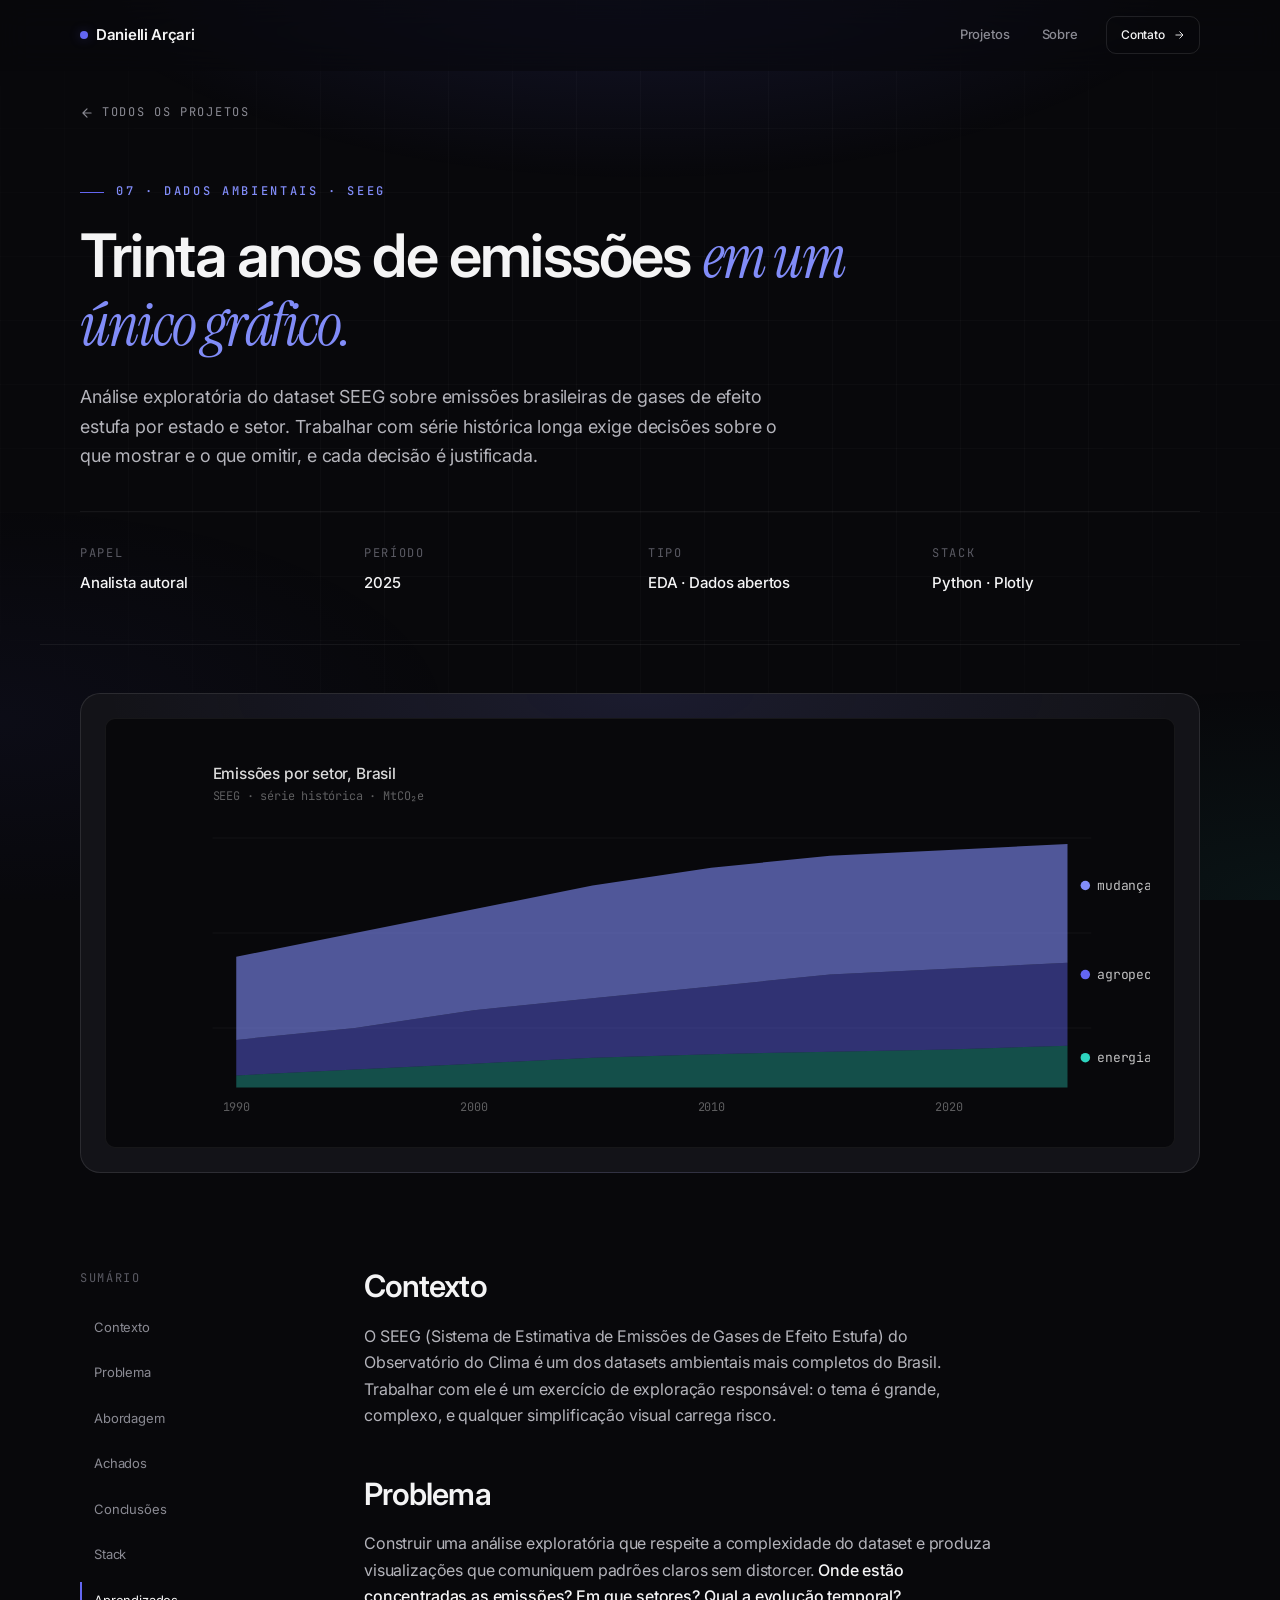
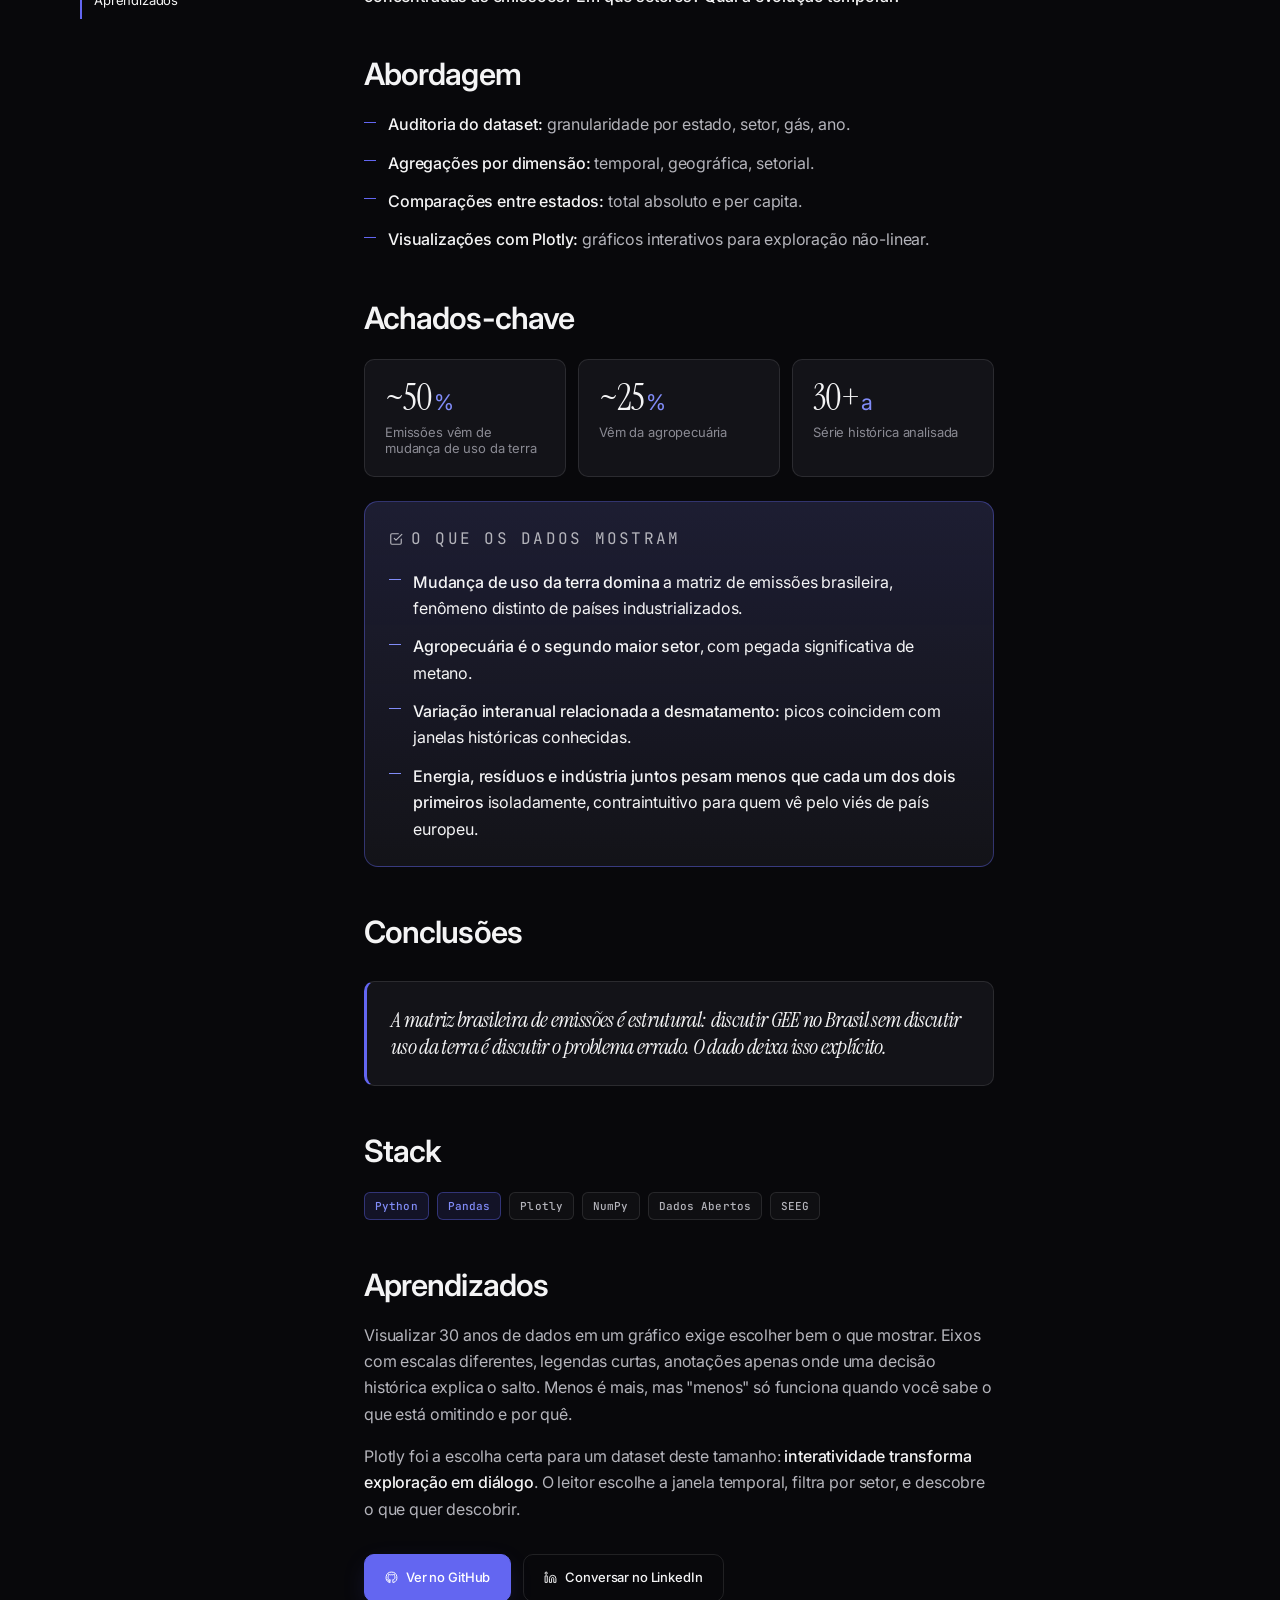
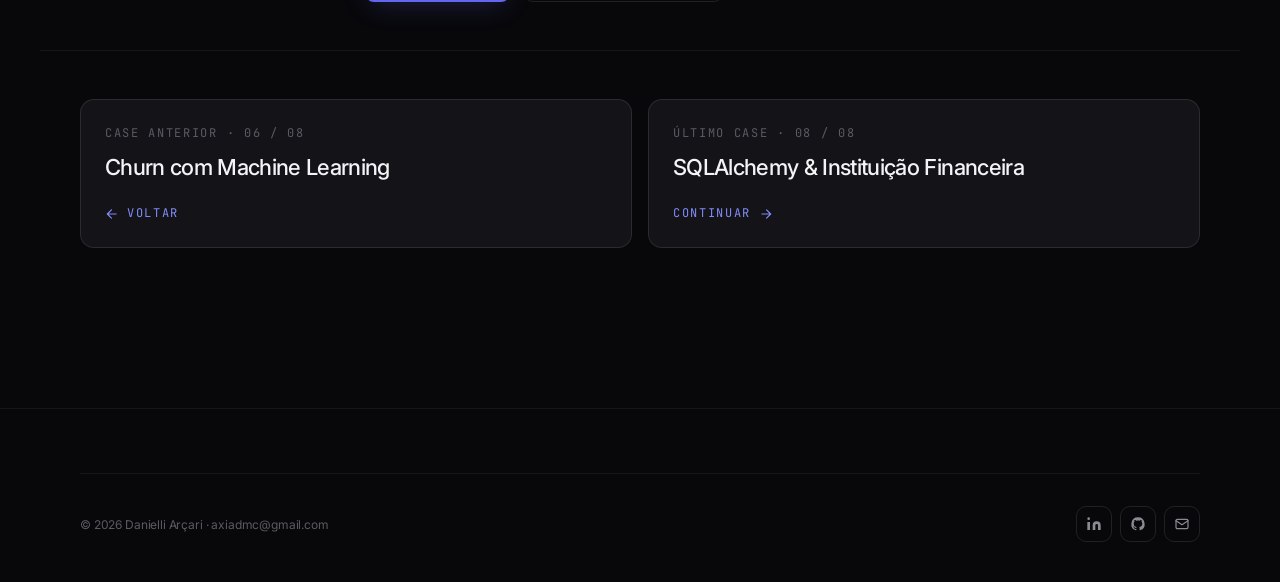
<file: projetos/gee-brasil.html>
<!DOCTYPE html>
<html lang="pt-BR">
<head>
  <meta charset="UTF-8" />
  <meta name="viewport" content="width=device-width, initial-scale=1.0" />
  <meta name="theme-color" content="#08080B" />
  <title>GEE Brasil · Case · Danielli Arçari</title>
  <meta name="description" content="Análise exploratória do dataset SEEG sobre emissões de gases de efeito estufa por estado e setor no Brasil." />
  <link rel="preconnect" href="https://fonts.googleapis.com" />
  <link rel="preconnect" href="https://fonts.gstatic.com" crossorigin />
  <link href="https://fonts.googleapis.com/css2?family=Inter:wght@300;400;500;600;700&family=Instrument+Serif:ital@0;1&family=JetBrains+Mono:wght@400;500&display=swap" rel="stylesheet" />
  <link rel="stylesheet" href="../css/tokens.css" />
  <link rel="stylesheet" href="../css/base.css" />
  <link rel="stylesheet" href="../css/components.css" />
  <link rel="stylesheet" href="../css/project.css" />
  <link rel="icon" href="data:image/svg+xml,%3Csvg xmlns='http://www.w3.org/2000/svg' viewBox='0 0 32 32'%3E%3Crect width='32' height='32' rx='6' fill='%23080808'/%3E%3Ctext x='16' y='22' font-family='Inter,sans-serif' font-size='18' font-weight='700' fill='%236366F1' text-anchor='middle'%3ED%3C/text%3E%3C/svg%3E" />
</head>
<body>

<header class="nav" role="banner">
  <div class="container nav__inner">
    <a href="../index.html" class="nav__brand"><span class="nav__brand-dot" aria-hidden="true"></span><span>Danielli Arçari</span></a>
    <nav class="nav__links" aria-label="Navegação">
      <a class="nav__link" href="../index.html#projetos">Projetos</a>
      <a class="nav__link" href="../index.html#sobre">Sobre</a>
      <a class="nav__link nav__cta btn btn--ghost btn--sm" href="../index.html#contato">Contato
        <svg class="btn__icon btn__icon--arrow" viewBox="0 0 24 24" aria-hidden="true"><path d="M5 12h14M13 5l7 7-7 7"/></svg>
      </a>
    </nav>
  </div>
</header>

<main>

  <div class="container case-breadcrumb">
    <a href="../index.html#projetos" class="case-back">
      <svg viewBox="0 0 24 24" fill="none" stroke="currentColor" stroke-width="2" stroke-linecap="round" stroke-linejoin="round" aria-hidden="true"><path d="M19 12H5M12 19l-7-7 7-7"/></svg>
      Todos os projetos
    </a>
  </div>

  <section class="container case-header">
    <p class="eyebrow eyebrow--accent case-header__eyebrow">07 · Dados Ambientais · SEEG</p>
    <h1 class="case-header__title">Trinta anos de emissões <em>em um único gráfico.</em></h1>
    <p class="case-header__lede">
      Análise exploratória do dataset SEEG sobre emissões brasileiras de gases de efeito estufa por estado e setor.
      Trabalhar com série histórica longa exige decisões sobre o que mostrar e o que omitir, e cada decisão é
      justificada.
    </p>
    <div class="case-meta">
      <div class="case-meta__item"><span class="case-meta__label">Papel</span><span class="case-meta__value">Analista autoral</span></div>
      <div class="case-meta__item"><span class="case-meta__label">Período</span><span class="case-meta__value">2025</span></div>
      <div class="case-meta__item"><span class="case-meta__label">Tipo</span><span class="case-meta__value">EDA · Dados abertos</span></div>
      <div class="case-meta__item"><span class="case-meta__label">Stack</span><span class="case-meta__value">Python · Plotly</span></div>
    </div>
  </section>

  <div class="container">
    <div class="case-hero-viz">
      <div class="case-hero-viz__inner">
        <svg viewBox="0 0 800 320" xmlns="http://www.w3.org/2000/svg">
          <text x="40" y="30" font-family="Inter, sans-serif" font-size="13" font-weight="500" fill="rgba(255,255,255,0.85)">Emissões por setor, Brasil</text>
          <text x="40" y="48" font-family="JetBrains Mono, monospace" font-size="10" fill="rgba(255,255,255,0.35)">SEEG · série histórica · MtCO₂e</text>

          <g stroke="rgba(255,255,255,0.04)" stroke-width="1">
            <line x1="40" y1="80"  x2="780" y2="80"/>
            <line x1="40" y1="160" x2="780" y2="160"/>
            <line x1="40" y1="240" x2="780" y2="240"/>
          </g>

          <path d="M60,280 L160,275 L260,270 L360,265 L460,262 L560,260 L660,258 L760,255 L760,290 L60,290 Z" fill="#2DD4BF" fill-opacity="0.35"/>
          <path d="M60,250 L160,240 L260,225 L360,215 L460,205 L560,195 L660,190 L760,185 L760,255 L660,258 L560,260 L460,262 L360,265 L260,270 L160,275 L60,280 Z" fill="#6366F1" fill-opacity="0.45"/>
          <path d="M60,180 L160,160 L260,140 L360,120 L460,105 L560,95 L660,90 L760,85 L760,185 L660,190 L560,195 L460,205 L360,215 L260,225 L160,240 L60,250 Z" fill="#818CF8" fill-opacity="0.6"/>

          <g font-family="JetBrains Mono, monospace" font-size="11" fill="rgba(255,255,255,0.75)">
            <circle cx="775" cy="120" r="4" fill="#818CF8"/>
            <text x="785" y="124">mudança de uso da terra</text>
            <circle cx="775" cy="195" r="4" fill="#6366F1"/>
            <text x="785" y="199">agropecuária</text>
            <circle cx="775" cy="265" r="4" fill="#2DD4BF"/>
            <text x="785" y="269">energia · resíduos · indústria</text>
          </g>

          <g font-family="JetBrains Mono, monospace" font-size="10" fill="rgba(255,255,255,0.35)" text-anchor="middle">
            <text x="60" y="310">1990</text>
            <text x="260" y="310">2000</text>
            <text x="460" y="310">2010</text>
            <text x="660" y="310">2020</text>
          </g>
        </svg>
      </div>
    </div>
  </div>

  <div class="container case-body">

    <aside class="case-toc" aria-label="Sumário">
      <p class="case-toc__label">Sumário</p>
      <a href="#contexto">Contexto</a>
      <a href="#problema">Problema</a>
      <a href="#abordagem">Abordagem</a>
      <a href="#achados">Achados</a>
      <a href="#decisao">Conclusões</a>
      <a href="#stack">Stack</a>
      <a href="#aprendizados">Aprendizados</a>
    </aside>

    <article class="case-content">

      <section id="contexto">
        <h2>Contexto</h2>
        <p>
          O SEEG (Sistema de Estimativa de Emissões de Gases de Efeito Estufa) do Observatório do Clima é um dos
          datasets ambientais mais completos do Brasil. Trabalhar com ele é um exercício de exploração responsável:
          o tema é grande, complexo, e qualquer simplificação visual carrega risco.
        </p>
      </section>

      <section id="problema">
        <h2>Problema</h2>
        <p>
          Construir uma análise exploratória que respeite a complexidade do dataset e produza visualizações que
          comuniquem padrões claros sem distorcer. <strong>Onde estão concentradas as emissões? Em que setores?
          Qual a evolução temporal?</strong>
        </p>
      </section>

      <section id="abordagem">
        <h2>Abordagem</h2>
        <ul>
          <li><strong>Auditoria do dataset:</strong> granularidade por estado, setor, gás, ano.</li>
          <li><strong>Agregações por dimensão:</strong> temporal, geográfica, setorial.</li>
          <li><strong>Comparações entre estados:</strong> total absoluto e per capita.</li>
          <li><strong>Visualizações com Plotly:</strong> gráficos interativos para exploração não-linear.</li>
        </ul>
      </section>

      <section id="achados">
        <h2>Achados-chave</h2>

        <div class="case-stats">
          <div class="case-stat">
            <div class="case-stat__value">~50<em>%</em></div>
            <div class="case-stat__label">Emissões vêm de mudança de uso da terra</div>
          </div>
          <div class="case-stat">
            <div class="case-stat__value">~25<em>%</em></div>
            <div class="case-stat__label">Vêm da agropecuária</div>
          </div>
          <div class="case-stat">
            <div class="case-stat__value">30+<em>a</em></div>
            <div class="case-stat__label">Série histórica analisada</div>
          </div>
        </div>

        <div class="case-findings">
          <p class="case-findings__title">
            <svg viewBox="0 0 24 24" fill="none" stroke="currentColor" stroke-width="2" stroke-linecap="round" stroke-linejoin="round"><path d="M9 11l3 3L22 4M21 12v7a2 2 0 0 1-2 2H5a2 2 0 0 1-2-2V5a2 2 0 0 1 2-2h11"/></svg>
            O que os dados mostram
          </p>
          <ul>
            <li><strong>Mudança de uso da terra domina</strong> a matriz de emissões brasileira, fenômeno distinto de países industrializados.</li>
            <li><strong>Agropecuária é o segundo maior setor</strong>, com pegada significativa de metano.</li>
            <li><strong>Variação interanual relacionada a desmatamento:</strong> picos coincidem com janelas históricas conhecidas.</li>
            <li><strong>Energia, resíduos e indústria juntos pesam menos que cada um dos dois primeiros</strong> isoladamente, contraintuitivo para quem vê pelo viés de país europeu.</li>
          </ul>
        </div>
      </section>

      <section id="decisao">
        <h2>Conclusões</h2>
        <blockquote class="case-quote">
          A matriz brasileira de emissões é estrutural: discutir GEE no Brasil sem discutir uso da terra é
          discutir o problema errado. O dado deixa isso explícito.
        </blockquote>
      </section>

      <section id="stack">
        <h2>Stack</h2>
        <div class="case-stack tag-group">
          <span class="tag tag--accent">Python</span>
          <span class="tag tag--accent">Pandas</span>
          <span class="tag">Plotly</span>
          <span class="tag">NumPy</span>
          <span class="tag">Dados Abertos</span>
          <span class="tag">SEEG</span>
        </div>
      </section>

      <section id="aprendizados">
        <h2>Aprendizados</h2>
        <p>
          Visualizar 30 anos de dados em um gráfico exige escolher bem o que mostrar. Eixos com escalas diferentes,
          legendas curtas, anotações apenas onde uma decisão histórica explica o salto. Menos é mais, mas
          "menos" só funciona quando você sabe o que está omitindo e por quê.
        </p>
        <p>
          Plotly foi a escolha certa para um dataset deste tamanho: <strong>interatividade transforma exploração
          em diálogo</strong>. O leitor escolhe a janela temporal, filtra por setor, e descobre o que quer descobrir.
        </p>
      </section>

      <div class="case-actions">
        <a href="https://github.com/danielli-arcari/analise_gases_efeitoestufa" target="_blank" rel="noopener" class="btn btn--accent">
          <svg class="btn__icon" viewBox="0 0 24 24" fill="currentColor"><path d="M12 2a10 10 0 0 0-3.16 19.49c.5.09.68-.22.68-.48v-1.7c-2.78.6-3.37-1.34-3.37-1.34-.45-1.16-1.11-1.47-1.11-1.47-.91-.62.07-.6.07-.6 1 .07 1.53 1.03 1.53 1.03.89 1.52 2.34 1.08 2.91.83.09-.65.35-1.09.63-1.34-2.22-.25-4.56-1.11-4.56-4.95 0-1.09.39-1.99 1.03-2.69-.1-.25-.45-1.27.1-2.65 0 0 .84-.27 2.75 1.03A9.56 9.56 0 0 1 12 6.8c.85 0 1.71.11 2.5.34 1.91-1.3 2.75-1.03 2.75-1.03.55 1.38.2 2.4.1 2.65.64.7 1.03 1.6 1.03 2.69 0 3.85-2.34 4.7-4.57 4.94.36.31.68.92.68 1.85v2.74c0 .27.18.58.69.48A10 10 0 0 0 12 2z"/></svg>
          Ver no GitHub
        </a>
        <a href="https://www.linkedin.com/in/danielli-arcari" target="_blank" rel="noopener" class="btn btn--ghost">
          <svg class="btn__icon" viewBox="0 0 24 24" fill="currentColor"><path d="M16 8a6 6 0 0 1 6 6v7h-4v-7a2 2 0 0 0-4 0v7h-4v-7a6 6 0 0 1 6-6zM2 9h4v12H2zM4 6a2 2 0 1 1 0-4 2 2 0 0 1 0 4z"/></svg>
          Conversar no LinkedIn
        </a>
      </div>

    </article>
  </div>

  <section class="container case-next">
    <div class="case-next__grid">
      <a href="telecomx-ml.html" class="case-next__card">
        <p class="case-next__label">Case anterior · 06 / 08</p>
        <h3 class="case-next__title">Churn com Machine Learning</h3>
        <span class="case-next__arrow">
          <svg viewBox="0 0 24 24" fill="none" stroke="currentColor" stroke-width="2" stroke-linecap="round" stroke-linejoin="round" style="transform:rotate(180deg);"><path d="M5 12h14M13 5l7 7-7 7"/></svg>
          Voltar
        </span>
      </a>
      <a href="sqlalchemy.html" class="case-next__card">
        <p class="case-next__label">Último case · 08 / 08</p>
        <h3 class="case-next__title">SQLAlchemy &amp; Instituição Financeira</h3>
        <span class="case-next__arrow">
          Continuar
          <svg viewBox="0 0 24 24" fill="none" stroke="currentColor" stroke-width="2" stroke-linecap="round" stroke-linejoin="round"><path d="M5 12h14M13 5l7 7-7 7"/></svg>
        </span>
      </a>
    </div>
  </section>

  <footer class="footer">
    <div class="container">
      <div class="footer__bottom" style="border-top:1px solid var(--border-subtle);padding-top:var(--s-8);">
        <span>© <span id="year">2026</span> Danielli Arçari · axiadmc@gmail.com</span>
        <div class="footer__socials">
          <a class="footer__social" href="https://www.linkedin.com/in/danielli-arcari" target="_blank" rel="noopener" aria-label="LinkedIn"><svg viewBox="0 0 24 24" fill="currentColor"><path d="M16 8a6 6 0 0 1 6 6v7h-4v-7a2 2 0 0 0-4 0v7h-4v-7a6 6 0 0 1 6-6zM2 9h4v12H2zM4 6a2 2 0 1 1 0-4 2 2 0 0 1 0 4z"/></svg></a>
          <a class="footer__social" href="https://github.com/danielli-arcari" target="_blank" rel="noopener" aria-label="GitHub"><svg viewBox="0 0 24 24" fill="currentColor"><path d="M12 2a10 10 0 0 0-3.16 19.49c.5.09.68-.22.68-.48v-1.7c-2.78.6-3.37-1.34-3.37-1.34-.45-1.16-1.11-1.47-1.11-1.47-.91-.62.07-.6.07-.6 1 .07 1.53 1.03 1.53 1.03.89 1.52 2.34 1.08 2.91.83.09-.65.35-1.09.63-1.34-2.22-.25-4.56-1.11-4.56-4.95 0-1.09.39-1.99 1.03-2.69-.1-.25-.45-1.27.1-2.65 0 0 .84-.27 2.75 1.03A9.56 9.56 0 0 1 12 6.8c.85 0 1.71.11 2.5.34 1.91-1.3 2.75-1.03 2.75-1.03.55 1.38.2 2.4.1 2.65.64.7 1.03 1.6 1.03 2.69 0 3.85-2.34 4.7-4.57 4.94.36.31.68.92.68 1.85v2.74c0 .27.18.58.69.48A10 10 0 0 0 12 2z"/></svg></a>
          <a class="footer__social" href="mailto:axiadmc@gmail.com" aria-label="E-mail"><svg viewBox="0 0 24 24" fill="none" stroke="currentColor" stroke-width="1.8" stroke-linecap="round" stroke-linejoin="round"><rect x="3" y="5" width="18" height="14" rx="2"/><path d="M3 7l9 6 9-6"/></svg></a>
        </div>
      </div>
    </div>
  </footer>

</main>

<script src="../js/main.js" defer></script>
</body>
</html>
</file>
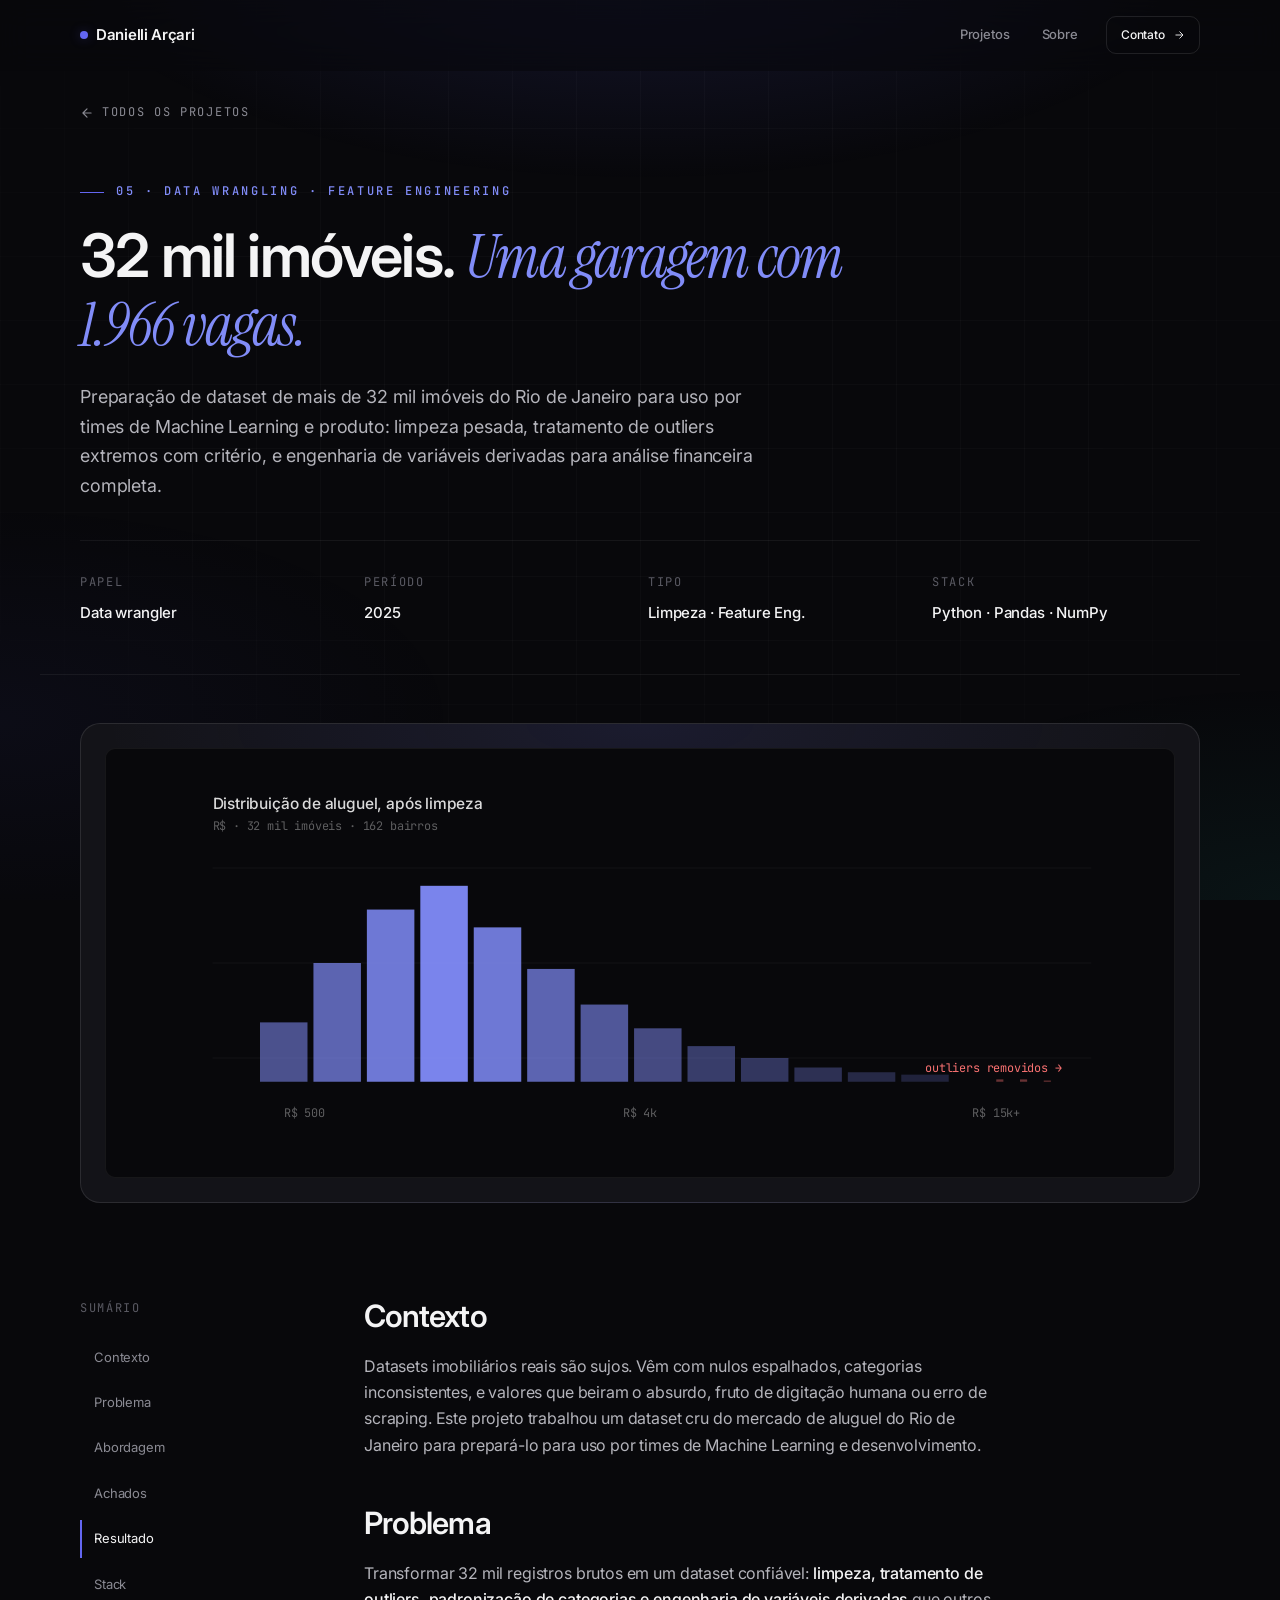
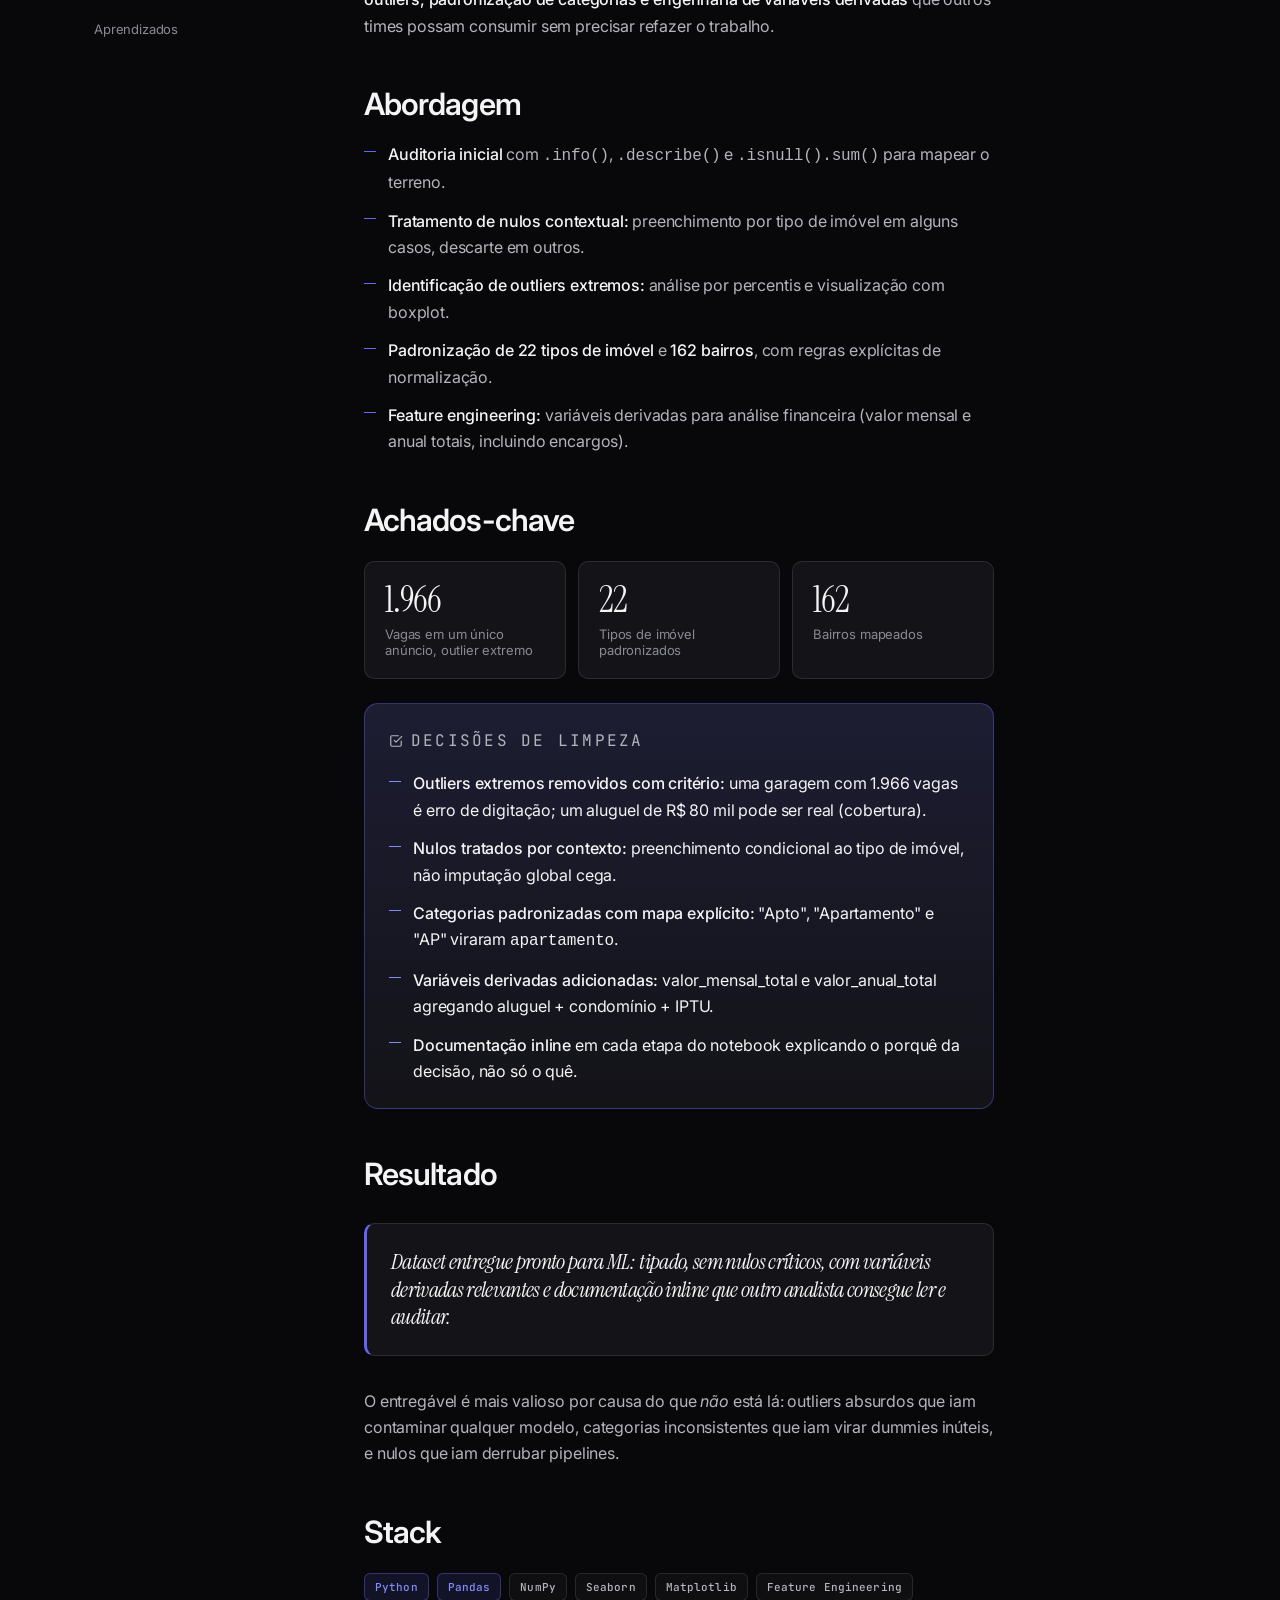
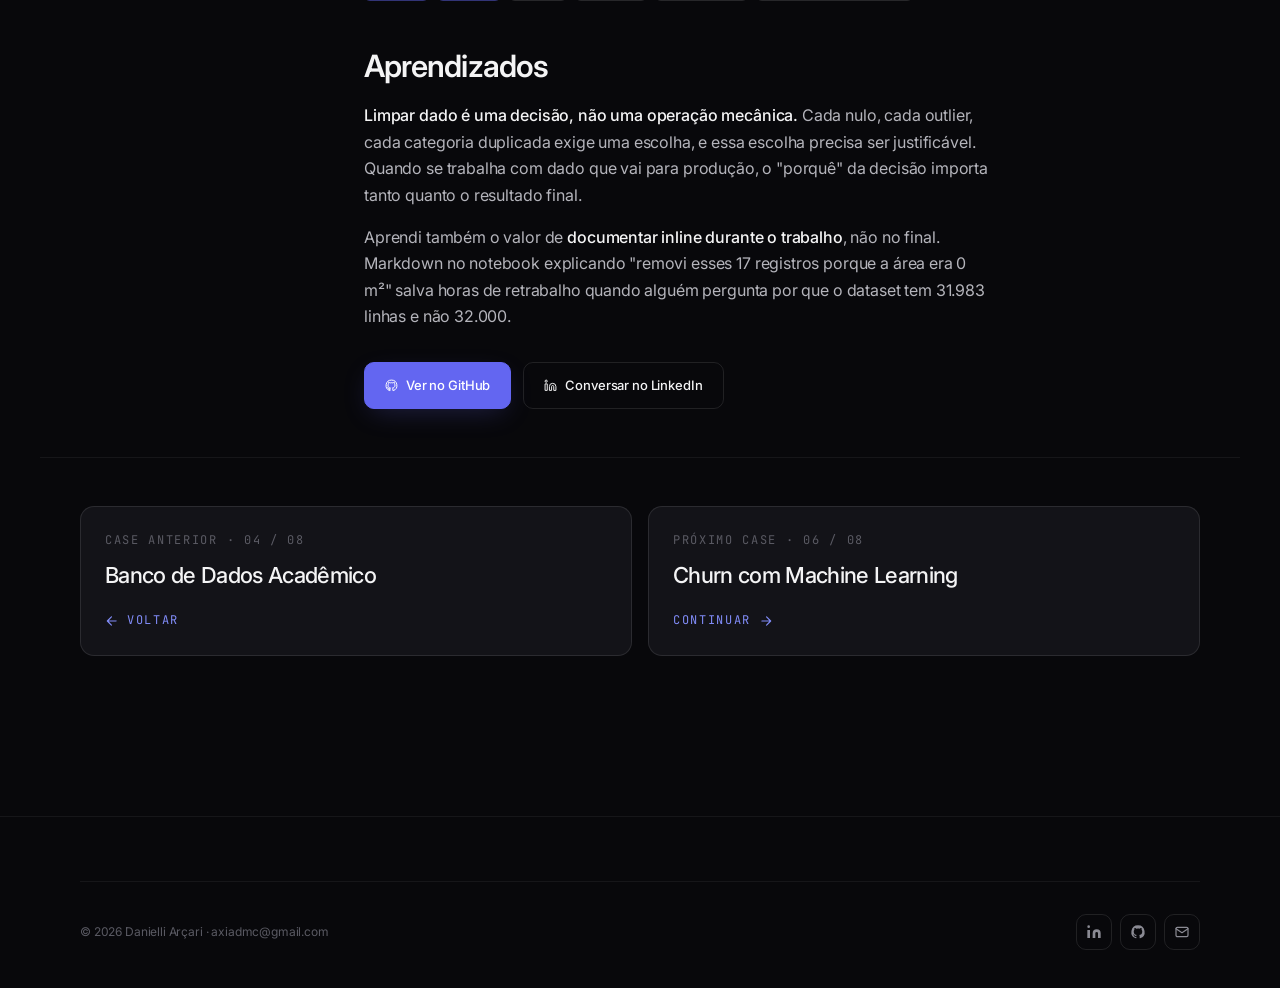
<file: projetos/imobiliaria.html>
<!DOCTYPE html>
<html lang="pt-BR">
<head>
  <meta charset="UTF-8" />
  <meta name="viewport" content="width=device-width, initial-scale=1.0" />
  <meta name="theme-color" content="#08080B" />
  <title>Imobiliária RJ · Case · Danielli Arçari</title>
  <meta name="description" content="Preparação de dataset de 32 mil imóveis do RJ: limpeza, tratamento de outliers e feature engineering." />
  <link rel="preconnect" href="https://fonts.googleapis.com" />
  <link rel="preconnect" href="https://fonts.gstatic.com" crossorigin />
  <link href="https://fonts.googleapis.com/css2?family=Inter:wght@300;400;500;600;700&family=Instrument+Serif:ital@0;1&family=JetBrains+Mono:wght@400;500&display=swap" rel="stylesheet" />
  <link rel="stylesheet" href="../css/tokens.css" />
  <link rel="stylesheet" href="../css/base.css" />
  <link rel="stylesheet" href="../css/components.css" />
  <link rel="stylesheet" href="../css/project.css" />
  <link rel="icon" href="data:image/svg+xml,%3Csvg xmlns='http://www.w3.org/2000/svg' viewBox='0 0 32 32'%3E%3Crect width='32' height='32' rx='6' fill='%23080808'/%3E%3Ctext x='16' y='22' font-family='Inter,sans-serif' font-size='18' font-weight='700' fill='%236366F1' text-anchor='middle'%3ED%3C/text%3E%3C/svg%3E" />
</head>
<body>

<header class="nav" role="banner">
  <div class="container nav__inner">
    <a href="../index.html" class="nav__brand"><span class="nav__brand-dot" aria-hidden="true"></span><span>Danielli Arçari</span></a>
    <nav class="nav__links" aria-label="Navegação">
      <a class="nav__link" href="../index.html#projetos">Projetos</a>
      <a class="nav__link" href="../index.html#sobre">Sobre</a>
      <a class="nav__link nav__cta btn btn--ghost btn--sm" href="../index.html#contato">Contato
        <svg class="btn__icon btn__icon--arrow" viewBox="0 0 24 24" aria-hidden="true"><path d="M5 12h14M13 5l7 7-7 7"/></svg>
      </a>
    </nav>
  </div>
</header>

<main>

  <div class="container case-breadcrumb">
    <a href="../index.html#projetos" class="case-back">
      <svg viewBox="0 0 24 24" fill="none" stroke="currentColor" stroke-width="2" stroke-linecap="round" stroke-linejoin="round" aria-hidden="true"><path d="M19 12H5M12 19l-7-7 7-7"/></svg>
      Todos os projetos
    </a>
  </div>

  <section class="container case-header">
    <p class="eyebrow eyebrow--accent case-header__eyebrow">05 · Data Wrangling · Feature Engineering</p>
    <h1 class="case-header__title">32 mil imóveis. <em>Uma garagem com 1.966 vagas.</em></h1>
    <p class="case-header__lede">
      Preparação de dataset de mais de 32 mil imóveis do Rio de Janeiro para uso por times de Machine Learning e produto:
      limpeza pesada, tratamento de outliers extremos com critério, e engenharia de variáveis derivadas para análise
      financeira completa.
    </p>
    <div class="case-meta">
      <div class="case-meta__item"><span class="case-meta__label">Papel</span><span class="case-meta__value">Data wrangler</span></div>
      <div class="case-meta__item"><span class="case-meta__label">Período</span><span class="case-meta__value">2025</span></div>
      <div class="case-meta__item"><span class="case-meta__label">Tipo</span><span class="case-meta__value">Limpeza · Feature Eng.</span></div>
      <div class="case-meta__item"><span class="case-meta__label">Stack</span><span class="case-meta__value">Python · Pandas · NumPy</span></div>
    </div>
  </section>

  <div class="container">
    <div class="case-hero-viz">
      <div class="case-hero-viz__inner">
        <svg viewBox="0 0 800 320" xmlns="http://www.w3.org/2000/svg">
          <text x="40" y="30" font-family="Inter, sans-serif" font-size="13" font-weight="500" fill="rgba(255,255,255,0.85)">Distribuição de aluguel, após limpeza</text>
          <text x="40" y="48" font-family="JetBrains Mono, monospace" font-size="10" fill="rgba(255,255,255,0.35)">R$ · 32 mil imóveis · 162 bairros</text>

          <g stroke="rgba(255,255,255,0.04)" stroke-width="1">
            <line x1="40" y1="80"  x2="780" y2="80"/>
            <line x1="40" y1="160" x2="780" y2="160"/>
            <line x1="40" y1="240" x2="780" y2="240"/>
          </g>

          <!-- Histogram bars -->
          <g fill="#818CF8">
            <rect x="80"  y="210" width="40" height="50" opacity="0.55"/>
            <rect x="125" y="160" width="40" height="100" opacity="0.7"/>
            <rect x="170" y="115" width="40" height="145" opacity="0.85"/>
            <rect x="215" y="95"  width="40" height="165" opacity="0.95"/>
            <rect x="260" y="130" width="40" height="130" opacity="0.85"/>
            <rect x="305" y="165" width="40" height="95"  opacity="0.7"/>
            <rect x="350" y="195" width="40" height="65"  opacity="0.6"/>
            <rect x="395" y="215" width="40" height="45"  opacity="0.5"/>
            <rect x="440" y="230" width="40" height="30"  opacity="0.4"/>
            <rect x="485" y="240" width="40" height="20"  opacity="0.35"/>
            <rect x="530" y="248" width="40" height="12"  opacity="0.3"/>
            <rect x="575" y="252" width="40" height="8"   opacity="0.25"/>
            <rect x="620" y="254" width="40" height="6"   opacity="0.2"/>
          </g>
          <!-- Outliers cluster (removed) -->
          <g fill="#F87171" opacity="0.4">
            <rect x="700" y="258" width="6" height="2"/>
            <rect x="720" y="258" width="6" height="2"/>
            <rect x="740" y="259" width="6" height="1"/>
          </g>
          <text x="755" y="252" font-family="JetBrains Mono, monospace" font-size="10" fill="#F87171" text-anchor="end">outliers removidos →</text>

          <text x="100" y="290" font-family="JetBrains Mono, monospace" font-size="10" fill="rgba(255,255,255,0.35)">R$ 500</text>
          <text x="400" y="290" font-family="JetBrains Mono, monospace" font-size="10" fill="rgba(255,255,255,0.35)" text-anchor="middle">R$ 4k</text>
          <text x="700" y="290" font-family="JetBrains Mono, monospace" font-size="10" fill="rgba(255,255,255,0.35)" text-anchor="middle">R$ 15k+</text>
        </svg>
      </div>
    </div>
  </div>

  <div class="container case-body">

    <aside class="case-toc" aria-label="Sumário">
      <p class="case-toc__label">Sumário</p>
      <a href="#contexto">Contexto</a>
      <a href="#problema">Problema</a>
      <a href="#abordagem">Abordagem</a>
      <a href="#achados">Achados</a>
      <a href="#decisao">Resultado</a>
      <a href="#stack">Stack</a>
      <a href="#aprendizados">Aprendizados</a>
    </aside>

    <article class="case-content">

      <section id="contexto">
        <h2>Contexto</h2>
        <p>
          Datasets imobiliários reais são sujos. Vêm com nulos espalhados, categorias inconsistentes, e valores que
          beiram o absurdo, fruto de digitação humana ou erro de scraping. Este projeto trabalhou um dataset cru
          do mercado de aluguel do Rio de Janeiro para prepará-lo para uso por times de Machine Learning e desenvolvimento.
        </p>
      </section>

      <section id="problema">
        <h2>Problema</h2>
        <p>
          Transformar 32 mil registros brutos em um dataset confiável: <strong>limpeza, tratamento de outliers, padronização
          de categorias e engenharia de variáveis derivadas</strong> que outros times possam consumir sem precisar refazer o
          trabalho.
        </p>
      </section>

      <section id="abordagem">
        <h2>Abordagem</h2>
        <ul>
          <li><strong>Auditoria inicial</strong> com <code>.info()</code>, <code>.describe()</code> e <code>.isnull().sum()</code> para mapear o terreno.</li>
          <li><strong>Tratamento de nulos contextual:</strong> preenchimento por tipo de imóvel em alguns casos, descarte em outros.</li>
          <li><strong>Identificação de outliers extremos:</strong> análise por percentis e visualização com boxplot.</li>
          <li><strong>Padronização de 22 tipos de imóvel</strong> e <strong>162 bairros</strong>, com regras explícitas de normalização.</li>
          <li><strong>Feature engineering:</strong> variáveis derivadas para análise financeira (valor mensal e anual totais, incluindo encargos).</li>
        </ul>
      </section>

      <section id="achados">
        <h2>Achados-chave</h2>

        <div class="case-stats">
          <div class="case-stat">
            <div class="case-stat__value">1.966</div>
            <div class="case-stat__label">Vagas em um único anúncio, outlier extremo</div>
          </div>
          <div class="case-stat">
            <div class="case-stat__value">22</div>
            <div class="case-stat__label">Tipos de imóvel padronizados</div>
          </div>
          <div class="case-stat">
            <div class="case-stat__value">162</div>
            <div class="case-stat__label">Bairros mapeados</div>
          </div>
        </div>

        <div class="case-findings">
          <p class="case-findings__title">
            <svg viewBox="0 0 24 24" fill="none" stroke="currentColor" stroke-width="2" stroke-linecap="round" stroke-linejoin="round"><path d="M9 11l3 3L22 4M21 12v7a2 2 0 0 1-2 2H5a2 2 0 0 1-2-2V5a2 2 0 0 1 2-2h11"/></svg>
            Decisões de limpeza
          </p>
          <ul>
            <li><strong>Outliers extremos removidos com critério:</strong> uma garagem com 1.966 vagas é erro de digitação; um aluguel de R$ 80 mil pode ser real (cobertura).</li>
            <li><strong>Nulos tratados por contexto:</strong> preenchimento condicional ao tipo de imóvel, não imputação global cega.</li>
            <li><strong>Categorias padronizadas com mapa explícito:</strong> "Apto", "Apartamento" e "AP" viraram <code>apartamento</code>.</li>
            <li><strong>Variáveis derivadas adicionadas:</strong> valor_mensal_total e valor_anual_total agregando aluguel + condomínio + IPTU.</li>
            <li><strong>Documentação inline</strong> em cada etapa do notebook explicando o porquê da decisão, não só o quê.</li>
          </ul>
        </div>
      </section>

      <section id="decisao">
        <h2>Resultado</h2>
        <blockquote class="case-quote">
          Dataset entregue pronto para ML: tipado, sem nulos críticos, com variáveis derivadas relevantes e
          documentação inline que outro analista consegue ler e auditar.
        </blockquote>
        <p>
          O entregável é mais valioso por causa do que <em>não</em> está lá: outliers absurdos que iam contaminar
          qualquer modelo, categorias inconsistentes que iam virar dummies inúteis, e nulos que iam derrubar pipelines.
        </p>
      </section>

      <section id="stack">
        <h2>Stack</h2>
        <div class="case-stack tag-group">
          <span class="tag tag--accent">Python</span>
          <span class="tag tag--accent">Pandas</span>
          <span class="tag">NumPy</span>
          <span class="tag">Seaborn</span>
          <span class="tag">Matplotlib</span>
          <span class="tag">Feature Engineering</span>
        </div>
      </section>

      <section id="aprendizados">
        <h2>Aprendizados</h2>
        <p>
          <strong>Limpar dado é uma decisão, não uma operação mecânica.</strong> Cada nulo, cada outlier, cada categoria
          duplicada exige uma escolha, e essa escolha precisa ser justificável. Quando se trabalha com dado que vai
          para produção, o "porquê" da decisão importa tanto quanto o resultado final.
        </p>
        <p>
          Aprendi também o valor de <strong>documentar inline durante o trabalho</strong>, não no final. Markdown no
          notebook explicando "removi esses 17 registros porque a área era 0 m²" salva horas de retrabalho quando
          alguém pergunta por que o dataset tem 31.983 linhas e não 32.000.
        </p>
      </section>

      <div class="case-actions">
        <a href="https://github.com/danielli-arcari/projeto_imobiliaria" target="_blank" rel="noopener" class="btn btn--accent">
          <svg class="btn__icon" viewBox="0 0 24 24" fill="currentColor"><path d="M12 2a10 10 0 0 0-3.16 19.49c.5.09.68-.22.68-.48v-1.7c-2.78.6-3.37-1.34-3.37-1.34-.45-1.16-1.11-1.47-1.11-1.47-.91-.62.07-.6.07-.6 1 .07 1.53 1.03 1.53 1.03.89 1.52 2.34 1.08 2.91.83.09-.65.35-1.09.63-1.34-2.22-.25-4.56-1.11-4.56-4.95 0-1.09.39-1.99 1.03-2.69-.1-.25-.45-1.27.1-2.65 0 0 .84-.27 2.75 1.03A9.56 9.56 0 0 1 12 6.8c.85 0 1.71.11 2.5.34 1.91-1.3 2.75-1.03 2.75-1.03.55 1.38.2 2.4.1 2.65.64.7 1.03 1.6 1.03 2.69 0 3.85-2.34 4.7-4.57 4.94.36.31.68.92.68 1.85v2.74c0 .27.18.58.69.48A10 10 0 0 0 12 2z"/></svg>
          Ver no GitHub
        </a>
        <a href="https://www.linkedin.com/in/danielli-arcari" target="_blank" rel="noopener" class="btn btn--ghost">
          <svg class="btn__icon" viewBox="0 0 24 24" fill="currentColor"><path d="M16 8a6 6 0 0 1 6 6v7h-4v-7a2 2 0 0 0-4 0v7h-4v-7a6 6 0 0 1 6-6zM2 9h4v12H2zM4 6a2 2 0 1 1 0-4 2 2 0 0 1 0 4z"/></svg>
          Conversar no LinkedIn
        </a>
      </div>

    </article>
  </div>

  <section class="container case-next">
    <div class="case-next__grid">
      <a href="bd-faculdade.html" class="case-next__card">
        <p class="case-next__label">Case anterior · 04 / 08</p>
        <h3 class="case-next__title">Banco de Dados Acadêmico</h3>
        <span class="case-next__arrow">
          <svg viewBox="0 0 24 24" fill="none" stroke="currentColor" stroke-width="2" stroke-linecap="round" stroke-linejoin="round" style="transform:rotate(180deg);"><path d="M5 12h14M13 5l7 7-7 7"/></svg>
          Voltar
        </span>
      </a>
      <a href="telecomx-ml.html" class="case-next__card">
        <p class="case-next__label">Próximo case · 06 / 08</p>
        <h3 class="case-next__title">Churn com Machine Learning</h3>
        <span class="case-next__arrow">
          Continuar
          <svg viewBox="0 0 24 24" fill="none" stroke="currentColor" stroke-width="2" stroke-linecap="round" stroke-linejoin="round"><path d="M5 12h14M13 5l7 7-7 7"/></svg>
        </span>
      </a>
    </div>
  </section>

  <footer class="footer">
    <div class="container">
      <div class="footer__bottom" style="border-top:1px solid var(--border-subtle);padding-top:var(--s-8);">
        <span>© <span id="year">2026</span> Danielli Arçari · axiadmc@gmail.com</span>
        <div class="footer__socials">
          <a class="footer__social" href="https://www.linkedin.com/in/danielli-arcari" target="_blank" rel="noopener" aria-label="LinkedIn"><svg viewBox="0 0 24 24" fill="currentColor"><path d="M16 8a6 6 0 0 1 6 6v7h-4v-7a2 2 0 0 0-4 0v7h-4v-7a6 6 0 0 1 6-6zM2 9h4v12H2zM4 6a2 2 0 1 1 0-4 2 2 0 0 1 0 4z"/></svg></a>
          <a class="footer__social" href="https://github.com/danielli-arcari" target="_blank" rel="noopener" aria-label="GitHub"><svg viewBox="0 0 24 24" fill="currentColor"><path d="M12 2a10 10 0 0 0-3.16 19.49c.5.09.68-.22.68-.48v-1.7c-2.78.6-3.37-1.34-3.37-1.34-.45-1.16-1.11-1.47-1.11-1.47-.91-.62.07-.6.07-.6 1 .07 1.53 1.03 1.53 1.03.89 1.52 2.34 1.08 2.91.83.09-.65.35-1.09.63-1.34-2.22-.25-4.56-1.11-4.56-4.95 0-1.09.39-1.99 1.03-2.69-.1-.25-.45-1.27.1-2.65 0 0 .84-.27 2.75 1.03A9.56 9.56 0 0 1 12 6.8c.85 0 1.71.11 2.5.34 1.91-1.3 2.75-1.03 2.75-1.03.55 1.38.2 2.4.1 2.65.64.7 1.03 1.6 1.03 2.69 0 3.85-2.34 4.7-4.57 4.94.36.31.68.92.68 1.85v2.74c0 .27.18.58.69.48A10 10 0 0 0 12 2z"/></svg></a>
          <a class="footer__social" href="mailto:axiadmc@gmail.com" aria-label="E-mail"><svg viewBox="0 0 24 24" fill="none" stroke="currentColor" stroke-width="1.8" stroke-linecap="round" stroke-linejoin="round"><rect x="3" y="5" width="18" height="14" rx="2"/><path d="M3 7l9 6 9-6"/></svg></a>
        </div>
      </div>
    </div>
  </footer>

</main>

<script src="../js/main.js" defer></script>
</body>
</html>
</file>
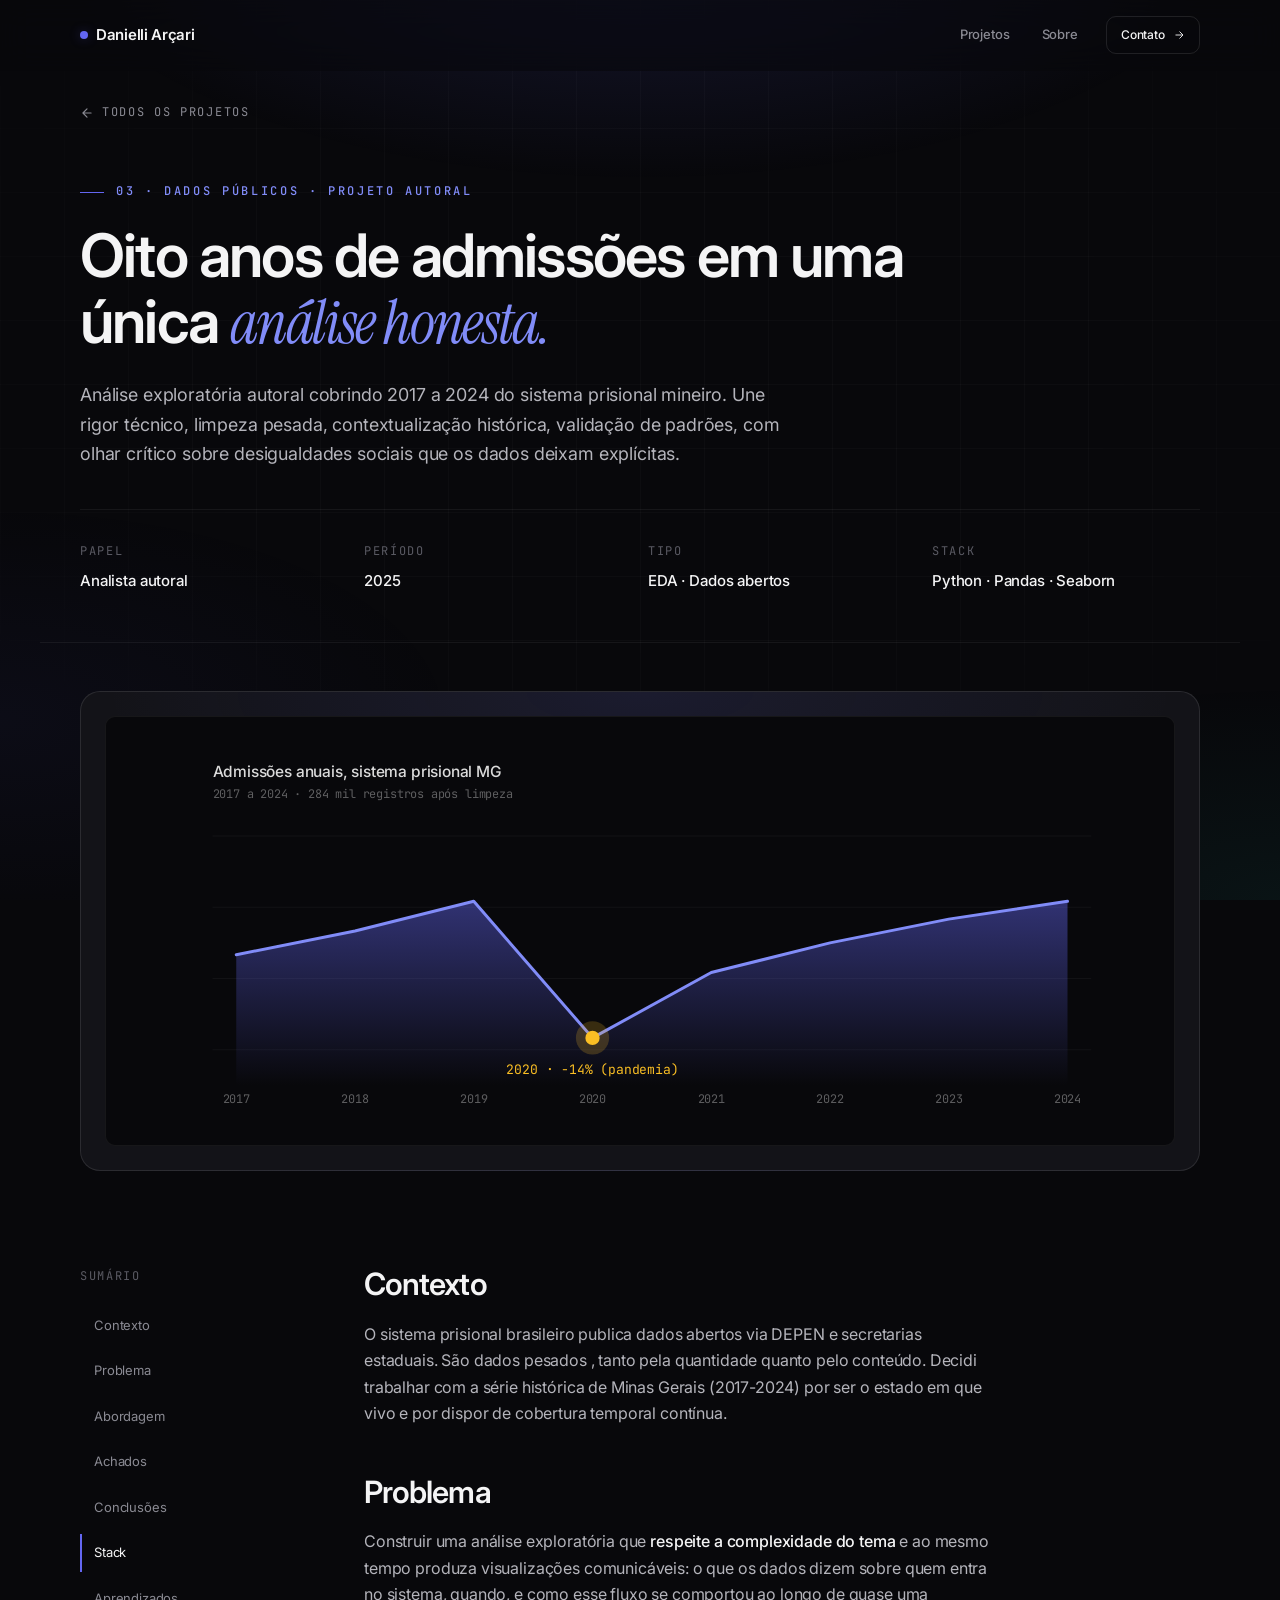
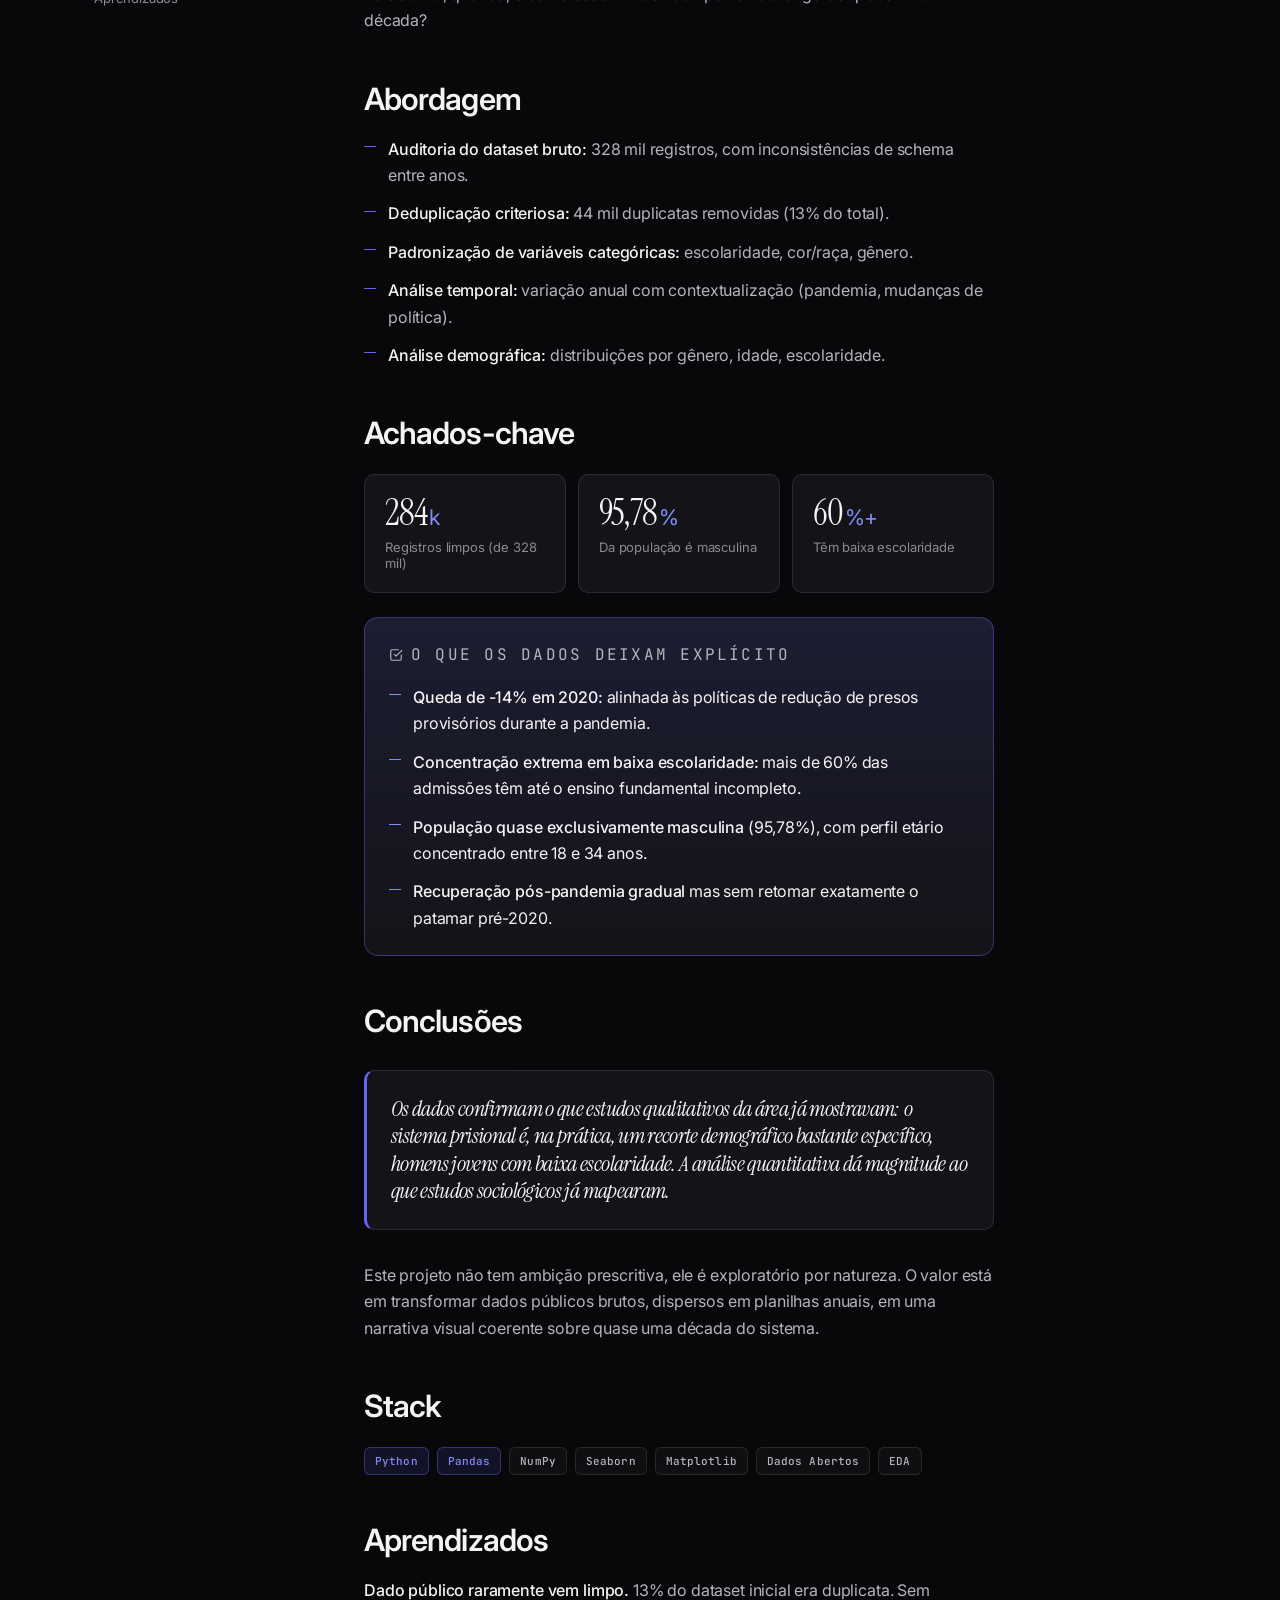
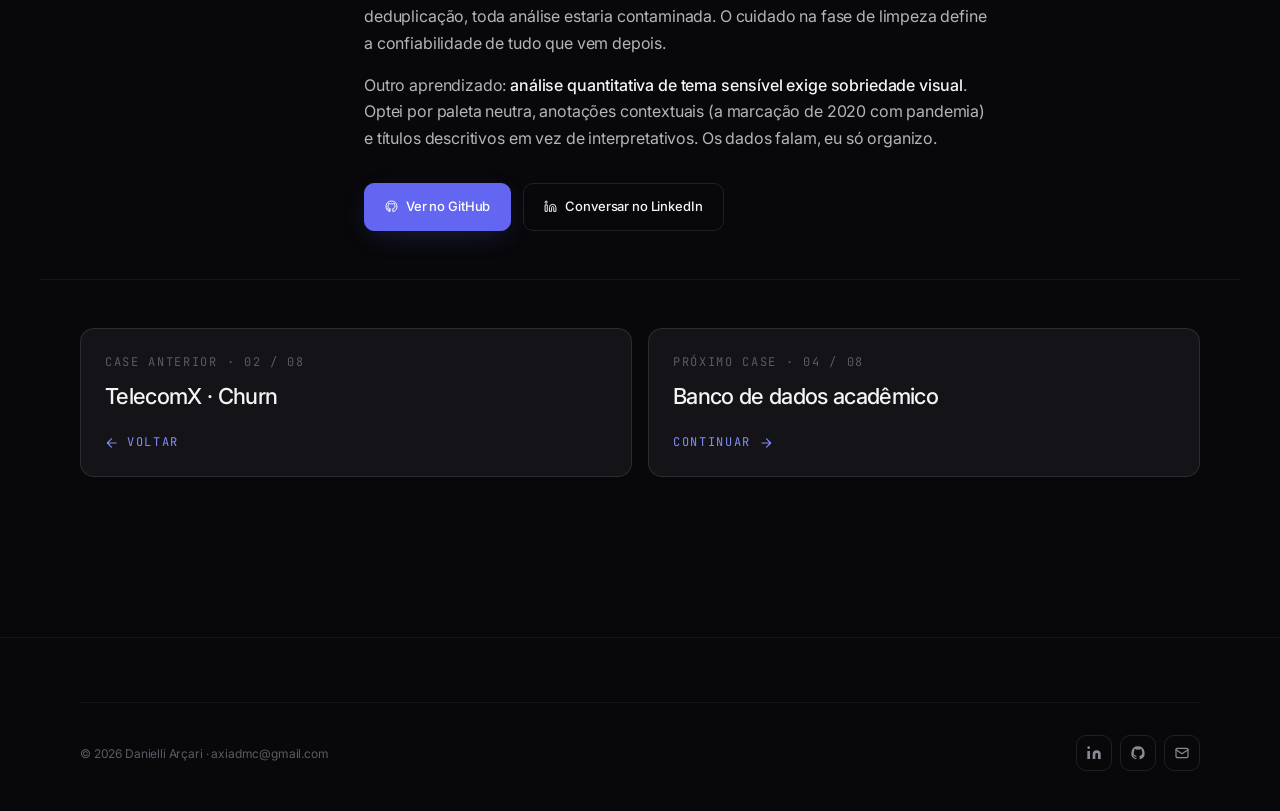
<file: projetos/populacao-prisional.html>
<!DOCTYPE html>
<html lang="pt-BR">
<head>
  <meta charset="UTF-8" />
  <meta name="viewport" content="width=device-width, initial-scale=1.0" />
  <meta name="theme-color" content="#08080B" />
  <title>População Prisional MG · Case · Danielli Arçari</title>
  <meta name="description" content="Análise exploratória autoral de 8 anos de admissões no sistema prisional de Minas Gerais (2017-2024)." />
  <link rel="preconnect" href="https://fonts.googleapis.com" />
  <link rel="preconnect" href="https://fonts.gstatic.com" crossorigin />
  <link href="https://fonts.googleapis.com/css2?family=Inter:wght@300;400;500;600;700&family=Instrument+Serif:ital@0;1&family=JetBrains+Mono:wght@400;500&display=swap" rel="stylesheet" />
  <link rel="stylesheet" href="../css/tokens.css" />
  <link rel="stylesheet" href="../css/base.css" />
  <link rel="stylesheet" href="../css/components.css" />
  <link rel="stylesheet" href="../css/project.css" />
  <link rel="icon" href="data:image/svg+xml,%3Csvg xmlns='http://www.w3.org/2000/svg' viewBox='0 0 32 32'%3E%3Crect width='32' height='32' rx='6' fill='%23080808'/%3E%3Ctext x='16' y='22' font-family='Inter,sans-serif' font-size='18' font-weight='700' fill='%236366F1' text-anchor='middle'%3ED%3C/text%3E%3C/svg%3E" />
</head>
<body>

<header class="nav" role="banner">
  <div class="container nav__inner">
    <a href="../index.html" class="nav__brand"><span class="nav__brand-dot" aria-hidden="true"></span><span>Danielli Arçari</span></a>
    <nav class="nav__links" aria-label="Navegação">
      <a class="nav__link" href="../index.html#projetos">Projetos</a>
      <a class="nav__link" href="../index.html#sobre">Sobre</a>
      <a class="nav__link nav__cta btn btn--ghost btn--sm" href="../index.html#contato">Contato
        <svg class="btn__icon btn__icon--arrow" viewBox="0 0 24 24" aria-hidden="true"><path d="M5 12h14M13 5l7 7-7 7"/></svg>
      </a>
    </nav>
  </div>
</header>

<main>

  <div class="container case-breadcrumb">
    <a href="../index.html#projetos" class="case-back">
      <svg viewBox="0 0 24 24" fill="none" stroke="currentColor" stroke-width="2" stroke-linecap="round" stroke-linejoin="round" aria-hidden="true"><path d="M19 12H5M12 19l-7-7 7-7"/></svg>
      Todos os projetos
    </a>
  </div>

  <section class="container case-header">
    <p class="eyebrow eyebrow--accent case-header__eyebrow">03 · Dados Públicos · Projeto Autoral</p>
    <h1 class="case-header__title">Oito anos de admissões em uma única <em>análise honesta.</em></h1>
    <p class="case-header__lede">
      Análise exploratória autoral cobrindo 2017 a 2024 do sistema prisional mineiro. Une rigor técnico, limpeza
      pesada, contextualização histórica, validação de padrões, com olhar crítico sobre desigualdades sociais que
      os dados deixam explícitas.
    </p>
    <div class="case-meta">
      <div class="case-meta__item"><span class="case-meta__label">Papel</span><span class="case-meta__value">Analista autoral</span></div>
      <div class="case-meta__item"><span class="case-meta__label">Período</span><span class="case-meta__value">2025</span></div>
      <div class="case-meta__item"><span class="case-meta__label">Tipo</span><span class="case-meta__value">EDA · Dados abertos</span></div>
      <div class="case-meta__item"><span class="case-meta__label">Stack</span><span class="case-meta__value">Python · Pandas · Seaborn</span></div>
    </div>
  </section>

  <div class="container">
    <div class="case-hero-viz">
      <div class="case-hero-viz__inner">
        <svg viewBox="0 0 800 320" xmlns="http://www.w3.org/2000/svg">
          <defs>
            <linearGradient id="tl-area" x1="0" y1="0" x2="0" y2="1"><stop offset="0%" stop-color="#6366F1" stop-opacity="0.45"/><stop offset="100%" stop-color="#6366F1" stop-opacity="0"/></linearGradient>
          </defs>
          <text x="40" y="30" font-family="Inter, sans-serif" font-size="13" font-weight="500" fill="rgba(255,255,255,0.85)">Admissões anuais, sistema prisional MG</text>
          <text x="40" y="48" font-family="JetBrains Mono, monospace" font-size="10" fill="rgba(255,255,255,0.35)">2017 a 2024 · 284 mil registros após limpeza</text>

          <g stroke="rgba(255,255,255,0.04)" stroke-width="1">
            <line x1="40" y1="80"  x2="780" y2="80"/>
            <line x1="40" y1="140" x2="780" y2="140"/>
            <line x1="40" y1="200" x2="780" y2="200"/>
            <line x1="40" y1="260" x2="780" y2="260"/>
          </g>

          <path d="M60,180 L160,160 L260,135 L360,250 L460,195 L560,170 L660,150 L760,135 L760,290 L60,290 Z" fill="url(#tl-area)"/>
          <path d="M60,180 L160,160 L260,135 L360,250 L460,195 L560,170 L660,150 L760,135"
                fill="none" stroke="#818CF8" stroke-width="2.5" stroke-linecap="round" stroke-linejoin="round"/>

          <circle cx="360" cy="250" r="6" fill="#FBBF24"/>
          <circle cx="360" cy="250" r="14" fill="#FBBF24" fill-opacity="0.2"/>
          <text x="360" y="280" font-family="JetBrains Mono, monospace" font-size="11" fill="#FBBF24" text-anchor="middle">2020 · -14% (pandemia)</text>

          <g font-family="JetBrains Mono, monospace" font-size="10" fill="rgba(255,255,255,0.35)" text-anchor="middle">
            <text x="60" y="305">2017</text>
            <text x="160" y="305">2018</text>
            <text x="260" y="305">2019</text>
            <text x="360" y="305">2020</text>
            <text x="460" y="305">2021</text>
            <text x="560" y="305">2022</text>
            <text x="660" y="305">2023</text>
            <text x="760" y="305">2024</text>
          </g>
        </svg>
      </div>
    </div>
  </div>

  <div class="container case-body">

    <aside class="case-toc" aria-label="Sumário">
      <p class="case-toc__label">Sumário</p>
      <a href="#contexto">Contexto</a>
      <a href="#problema">Problema</a>
      <a href="#abordagem">Abordagem</a>
      <a href="#achados">Achados</a>
      <a href="#decisao">Conclusões</a>
      <a href="#stack">Stack</a>
      <a href="#aprendizados">Aprendizados</a>
    </aside>

    <article class="case-content">

      <section id="contexto">
        <h2>Contexto</h2>
        <p>
          O sistema prisional brasileiro publica dados abertos via DEPEN e secretarias estaduais. São dados pesados ,
          tanto pela quantidade quanto pelo conteúdo. Decidi trabalhar com a série histórica de Minas Gerais (2017-2024)
          por ser o estado em que vivo e por dispor de cobertura temporal contínua.
        </p>
      </section>

      <section id="problema">
        <h2>Problema</h2>
        <p>
          Construir uma análise exploratória que <strong>respeite a complexidade do tema</strong> e ao mesmo tempo
          produza visualizações comunicáveis: o que os dados dizem sobre quem entra no sistema, quando, e como esse
          fluxo se comportou ao longo de quase uma década?
        </p>
      </section>

      <section id="abordagem">
        <h2>Abordagem</h2>
        <ul>
          <li><strong>Auditoria do dataset bruto:</strong> 328 mil registros, com inconsistências de schema entre anos.</li>
          <li><strong>Deduplicação criteriosa:</strong> 44 mil duplicatas removidas (13% do total).</li>
          <li><strong>Padronização de variáveis categóricas:</strong> escolaridade, cor/raça, gênero.</li>
          <li><strong>Análise temporal:</strong> variação anual com contextualização (pandemia, mudanças de política).</li>
          <li><strong>Análise demográfica:</strong> distribuições por gênero, idade, escolaridade.</li>
        </ul>
      </section>

      <section id="achados">
        <h2>Achados-chave</h2>

        <div class="case-stats">
          <div class="case-stat">
            <div class="case-stat__value">284<em>k</em></div>
            <div class="case-stat__label">Registros limpos (de 328 mil)</div>
          </div>
          <div class="case-stat">
            <div class="case-stat__value">95,78<em>%</em></div>
            <div class="case-stat__label">Da população é masculina</div>
          </div>
          <div class="case-stat">
            <div class="case-stat__value">60<em>%+</em></div>
            <div class="case-stat__label">Têm baixa escolaridade</div>
          </div>
        </div>

        <div class="case-findings">
          <p class="case-findings__title">
            <svg viewBox="0 0 24 24" fill="none" stroke="currentColor" stroke-width="2" stroke-linecap="round" stroke-linejoin="round"><path d="M9 11l3 3L22 4M21 12v7a2 2 0 0 1-2 2H5a2 2 0 0 1-2-2V5a2 2 0 0 1 2-2h11"/></svg>
            O que os dados deixam explícito
          </p>
          <ul>
            <li><strong>Queda de -14% em 2020:</strong> alinhada às políticas de redução de presos provisórios durante a pandemia.</li>
            <li><strong>Concentração extrema em baixa escolaridade:</strong> mais de 60% das admissões têm até o ensino fundamental incompleto.</li>
            <li><strong>População quase exclusivamente masculina</strong> (95,78%), com perfil etário concentrado entre 18 e 34 anos.</li>
            <li><strong>Recuperação pós-pandemia gradual</strong> mas sem retomar exatamente o patamar pré-2020.</li>
          </ul>
        </div>
      </section>

      <section id="decisao">
        <h2>Conclusões</h2>
        <blockquote class="case-quote">
          Os dados confirmam o que estudos qualitativos da área já mostravam: o sistema prisional é, na prática, um
          recorte demográfico bastante específico, homens jovens com baixa escolaridade. A análise quantitativa
          dá magnitude ao que estudos sociológicos já mapearam.
        </blockquote>
        <p>
          Este projeto não tem ambição prescritiva, ele é exploratório por natureza. O valor está em transformar
          dados públicos brutos, dispersos em planilhas anuais, em uma narrativa visual coerente sobre quase uma
          década do sistema.
        </p>
      </section>

      <section id="stack">
        <h2>Stack</h2>
        <div class="case-stack tag-group">
          <span class="tag tag--accent">Python</span>
          <span class="tag tag--accent">Pandas</span>
          <span class="tag">NumPy</span>
          <span class="tag">Seaborn</span>
          <span class="tag">Matplotlib</span>
          <span class="tag">Dados Abertos</span>
          <span class="tag">EDA</span>
        </div>
      </section>

      <section id="aprendizados">
        <h2>Aprendizados</h2>
        <p>
          <strong>Dado público raramente vem limpo.</strong> 13% do dataset inicial era duplicata. Sem deduplicação,
          toda análise estaria contaminada. O cuidado na fase de limpeza define a confiabilidade de tudo que vem depois.
        </p>
        <p>
          Outro aprendizado: <strong>análise quantitativa de tema sensível exige sobriedade visual</strong>. Optei
          por paleta neutra, anotações contextuais (a marcação de 2020 com pandemia) e títulos descritivos em vez de
          interpretativos. Os dados falam, eu só organizo.
        </p>
      </section>

      <div class="case-actions">
        <a href="https://github.com/danielli-arcari/analisededados_populacaoprisionalMG_2017a2024" target="_blank" rel="noopener" class="btn btn--accent">
          <svg class="btn__icon" viewBox="0 0 24 24" fill="currentColor"><path d="M12 2a10 10 0 0 0-3.16 19.49c.5.09.68-.22.68-.48v-1.7c-2.78.6-3.37-1.34-3.37-1.34-.45-1.16-1.11-1.47-1.11-1.47-.91-.62.07-.6.07-.6 1 .07 1.53 1.03 1.53 1.03.89 1.52 2.34 1.08 2.91.83.09-.65.35-1.09.63-1.34-2.22-.25-4.56-1.11-4.56-4.95 0-1.09.39-1.99 1.03-2.69-.1-.25-.45-1.27.1-2.65 0 0 .84-.27 2.75 1.03A9.56 9.56 0 0 1 12 6.8c.85 0 1.71.11 2.5.34 1.91-1.3 2.75-1.03 2.75-1.03.55 1.38.2 2.4.1 2.65.64.7 1.03 1.6 1.03 2.69 0 3.85-2.34 4.7-4.57 4.94.36.31.68.92.68 1.85v2.74c0 .27.18.58.69.48A10 10 0 0 0 12 2z"/></svg>
          Ver no GitHub
        </a>
        <a href="https://www.linkedin.com/in/danielli-arcari" target="_blank" rel="noopener" class="btn btn--ghost">
          <svg class="btn__icon" viewBox="0 0 24 24" fill="currentColor"><path d="M16 8a6 6 0 0 1 6 6v7h-4v-7a2 2 0 0 0-4 0v7h-4v-7a6 6 0 0 1 6-6zM2 9h4v12H2zM4 6a2 2 0 1 1 0-4 2 2 0 0 1 0 4z"/></svg>
          Conversar no LinkedIn
        </a>
      </div>

    </article>
  </div>

  <section class="container case-next">
    <div class="case-next__grid">
      <a href="telecomx.html" class="case-next__card">
        <p class="case-next__label">Case anterior · 02 / 08</p>
        <h3 class="case-next__title">TelecomX · Churn</h3>
        <span class="case-next__arrow">
          <svg viewBox="0 0 24 24" fill="none" stroke="currentColor" stroke-width="2" stroke-linecap="round" stroke-linejoin="round" style="transform:rotate(180deg);"><path d="M5 12h14M13 5l7 7-7 7"/></svg>
          Voltar
        </span>
      </a>
      <a href="bd-faculdade.html" class="case-next__card">
        <p class="case-next__label">Próximo case · 04 / 08</p>
        <h3 class="case-next__title">Banco de dados acadêmico</h3>
        <span class="case-next__arrow">
          Continuar
          <svg viewBox="0 0 24 24" fill="none" stroke="currentColor" stroke-width="2" stroke-linecap="round" stroke-linejoin="round"><path d="M5 12h14M13 5l7 7-7 7"/></svg>
        </span>
      </a>
    </div>
  </section>

  <footer class="footer">
    <div class="container">
      <div class="footer__bottom" style="border-top:1px solid var(--border-subtle);padding-top:var(--s-8);">
        <span>© <span id="year">2026</span> Danielli Arçari · axiadmc@gmail.com</span>
        <div class="footer__socials">
          <a class="footer__social" href="https://www.linkedin.com/in/danielli-arcari" target="_blank" rel="noopener" aria-label="LinkedIn"><svg viewBox="0 0 24 24" fill="currentColor"><path d="M16 8a6 6 0 0 1 6 6v7h-4v-7a2 2 0 0 0-4 0v7h-4v-7a6 6 0 0 1 6-6zM2 9h4v12H2zM4 6a2 2 0 1 1 0-4 2 2 0 0 1 0 4z"/></svg></a>
          <a class="footer__social" href="https://github.com/danielli-arcari" target="_blank" rel="noopener" aria-label="GitHub"><svg viewBox="0 0 24 24" fill="currentColor"><path d="M12 2a10 10 0 0 0-3.16 19.49c.5.09.68-.22.68-.48v-1.7c-2.78.6-3.37-1.34-3.37-1.34-.45-1.16-1.11-1.47-1.11-1.47-.91-.62.07-.6.07-.6 1 .07 1.53 1.03 1.53 1.03.89 1.52 2.34 1.08 2.91.83.09-.65.35-1.09.63-1.34-2.22-.25-4.56-1.11-4.56-4.95 0-1.09.39-1.99 1.03-2.69-.1-.25-.45-1.27.1-2.65 0 0 .84-.27 2.75 1.03A9.56 9.56 0 0 1 12 6.8c.85 0 1.71.11 2.5.34 1.91-1.3 2.75-1.03 2.75-1.03.55 1.38.2 2.4.1 2.65.64.7 1.03 1.6 1.03 2.69 0 3.85-2.34 4.7-4.57 4.94.36.31.68.92.68 1.85v2.74c0 .27.18.58.69.48A10 10 0 0 0 12 2z"/></svg></a>
          <a class="footer__social" href="mailto:axiadmc@gmail.com" aria-label="E-mail"><svg viewBox="0 0 24 24" fill="none" stroke="currentColor" stroke-width="1.8" stroke-linecap="round" stroke-linejoin="round"><rect x="3" y="5" width="18" height="14" rx="2"/><path d="M3 7l9 6 9-6"/></svg></a>
        </div>
      </div>
    </div>
  </footer>

</main>

<script src="../js/main.js" defer></script>
</body>
</html>
</file>
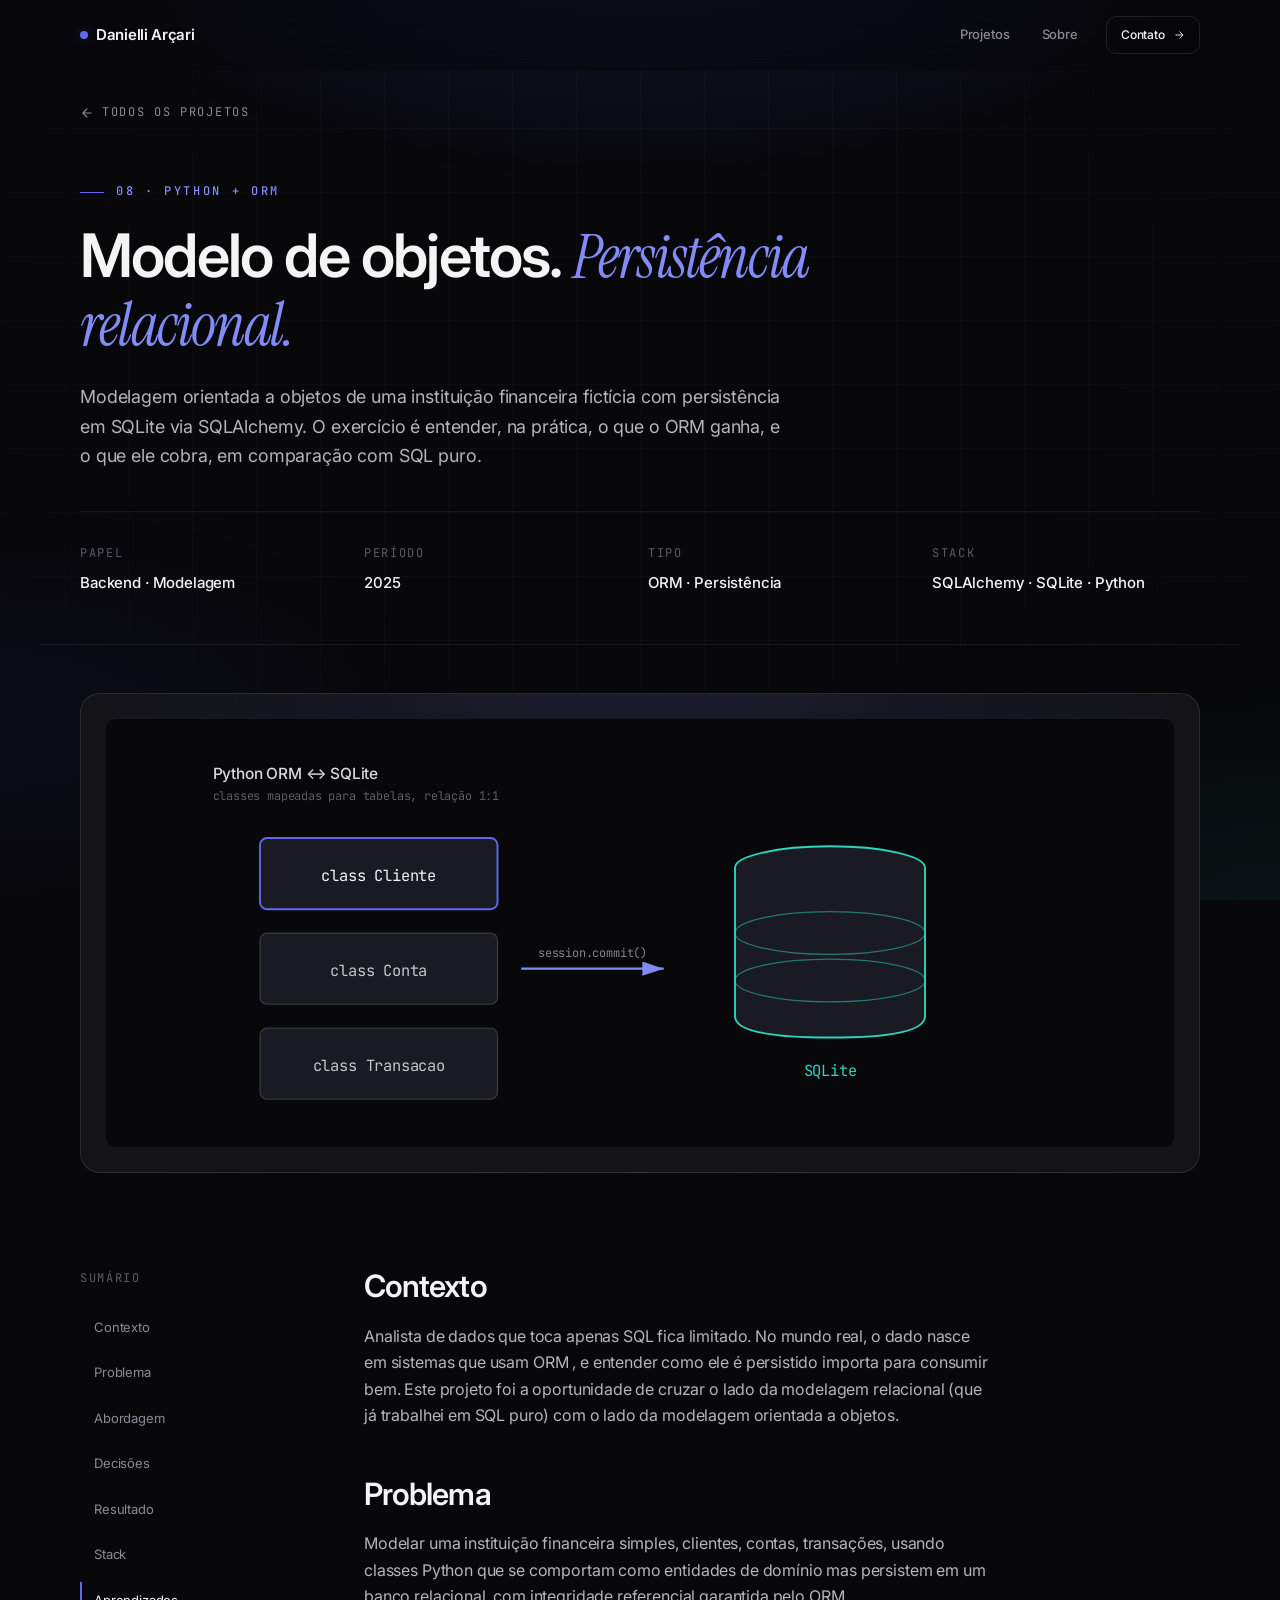
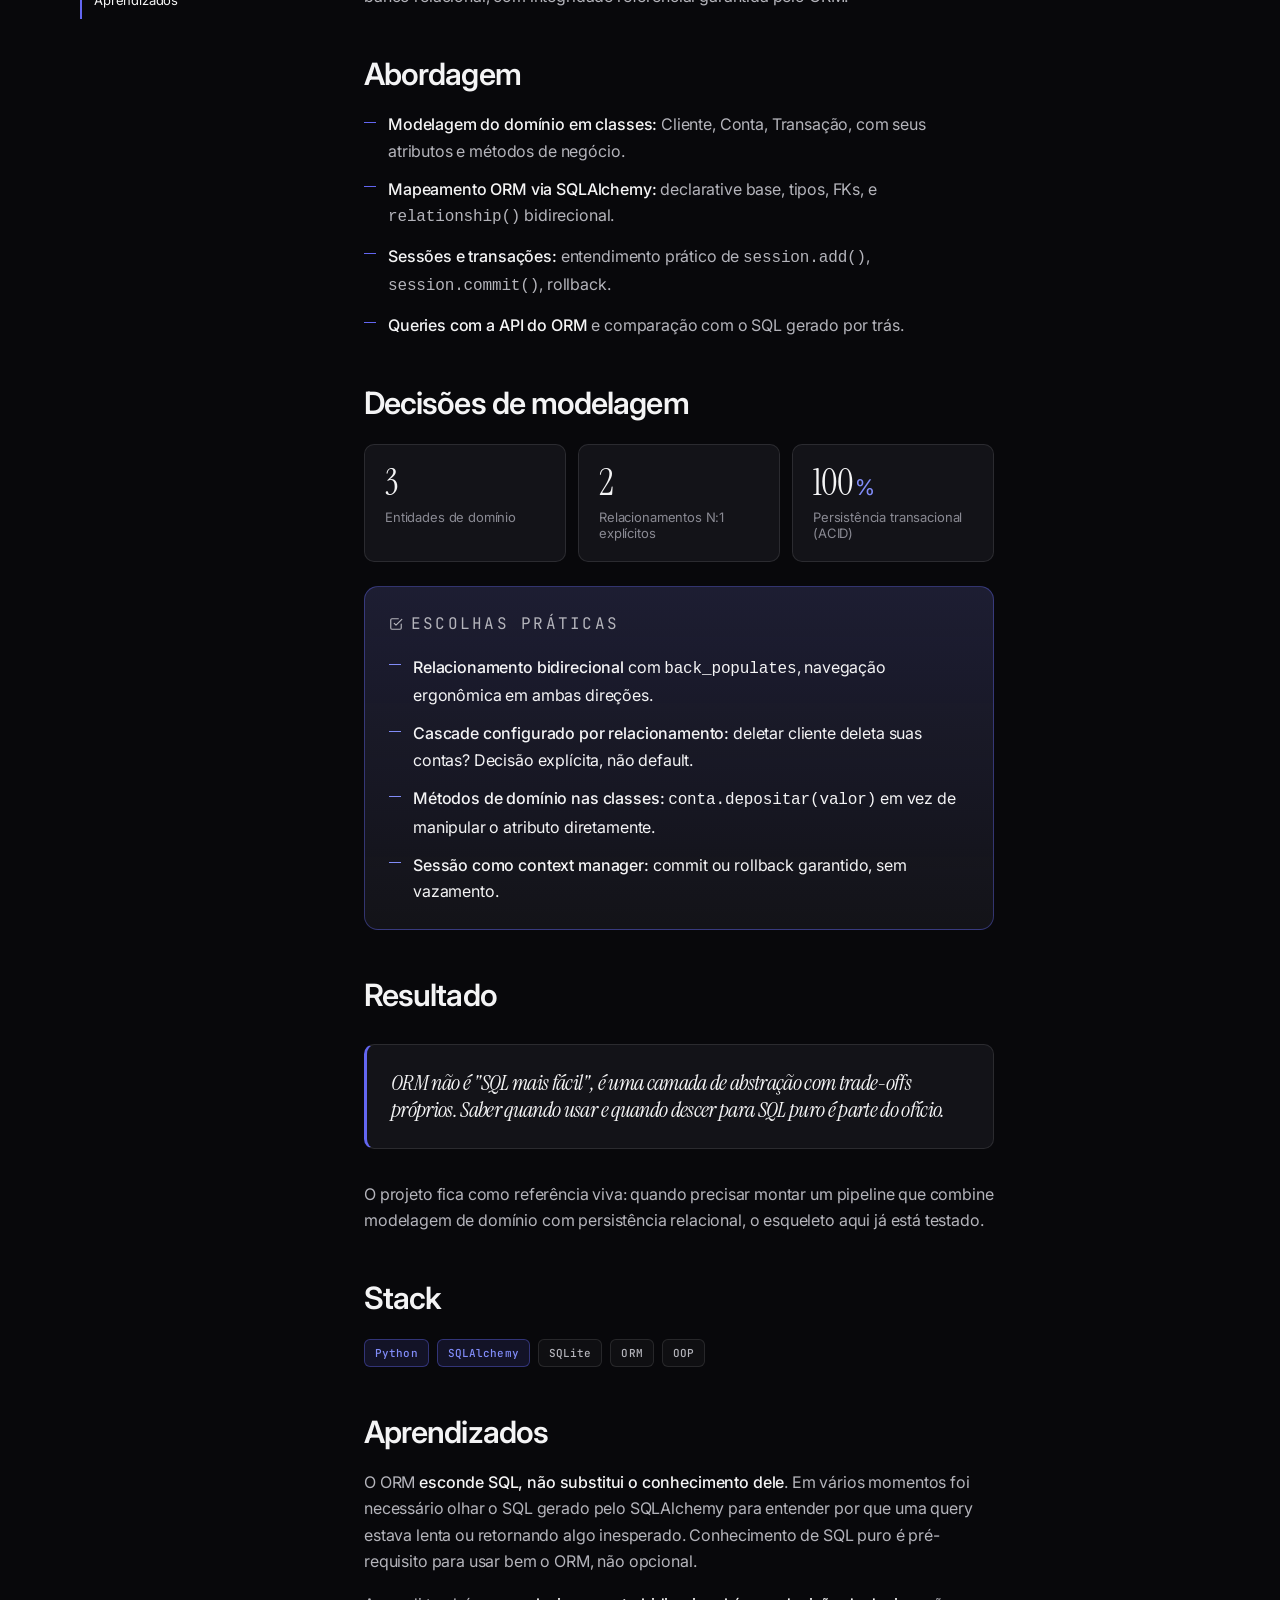
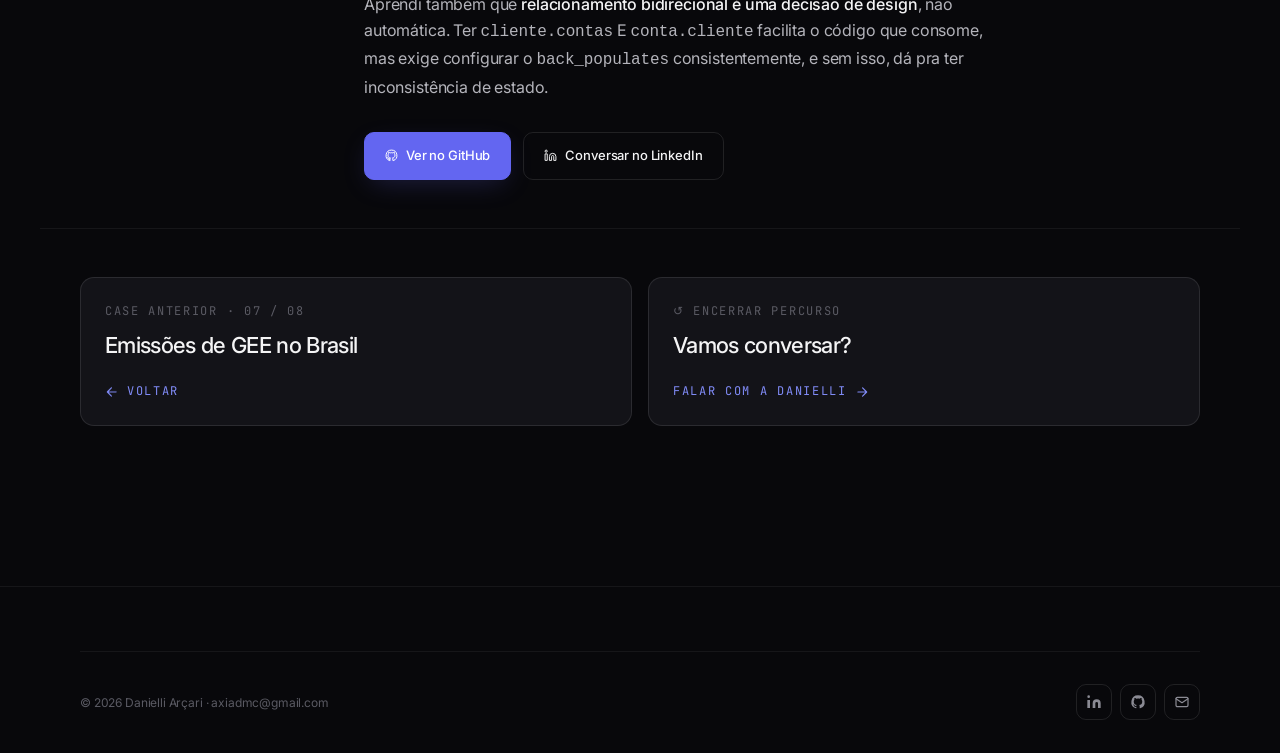
<file: projetos/sqlalchemy.html>
<!DOCTYPE html>
<html lang="pt-BR">
<head>
  <meta charset="UTF-8" />
  <meta name="viewport" content="width=device-width, initial-scale=1.0" />
  <meta name="theme-color" content="#08080B" />
  <title>SQLAlchemy &amp; Instituição Financeira · Case · Danielli Arçari</title>
  <meta name="description" content="Modelagem e persistência de dados financeiros usando ORM em Python e SQLite." />
  <link rel="preconnect" href="https://fonts.googleapis.com" />
  <link rel="preconnect" href="https://fonts.gstatic.com" crossorigin />
  <link href="https://fonts.googleapis.com/css2?family=Inter:wght@300;400;500;600;700&family=Instrument+Serif:ital@0;1&family=JetBrains+Mono:wght@400;500&display=swap" rel="stylesheet" />
  <link rel="stylesheet" href="../css/tokens.css" />
  <link rel="stylesheet" href="../css/base.css" />
  <link rel="stylesheet" href="../css/components.css" />
  <link rel="stylesheet" href="../css/project.css" />
  <link rel="icon" href="data:image/svg+xml,%3Csvg xmlns='http://www.w3.org/2000/svg' viewBox='0 0 32 32'%3E%3Crect width='32' height='32' rx='6' fill='%23080808'/%3E%3Ctext x='16' y='22' font-family='Inter,sans-serif' font-size='18' font-weight='700' fill='%236366F1' text-anchor='middle'%3ED%3C/text%3E%3C/svg%3E" />
</head>
<body>

<header class="nav" role="banner">
  <div class="container nav__inner">
    <a href="../index.html" class="nav__brand"><span class="nav__brand-dot" aria-hidden="true"></span><span>Danielli Arçari</span></a>
    <nav class="nav__links" aria-label="Navegação">
      <a class="nav__link" href="../index.html#projetos">Projetos</a>
      <a class="nav__link" href="../index.html#sobre">Sobre</a>
      <a class="nav__link nav__cta btn btn--ghost btn--sm" href="../index.html#contato">Contato
        <svg class="btn__icon btn__icon--arrow" viewBox="0 0 24 24" aria-hidden="true"><path d="M5 12h14M13 5l7 7-7 7"/></svg>
      </a>
    </nav>
  </div>
</header>

<main>

  <div class="container case-breadcrumb">
    <a href="../index.html#projetos" class="case-back">
      <svg viewBox="0 0 24 24" fill="none" stroke="currentColor" stroke-width="2" stroke-linecap="round" stroke-linejoin="round" aria-hidden="true"><path d="M19 12H5M12 19l-7-7 7-7"/></svg>
      Todos os projetos
    </a>
  </div>

  <section class="container case-header">
    <p class="eyebrow eyebrow--accent case-header__eyebrow">08 · Python + ORM</p>
    <h1 class="case-header__title">Modelo de objetos. <em>Persistência relacional.</em></h1>
    <p class="case-header__lede">
      Modelagem orientada a objetos de uma instituição financeira fictícia com persistência em SQLite via SQLAlchemy.
      O exercício é entender, na prática, o que o ORM ganha, e o que ele cobra, em comparação com SQL puro.
    </p>
    <div class="case-meta">
      <div class="case-meta__item"><span class="case-meta__label">Papel</span><span class="case-meta__value">Backend · Modelagem</span></div>
      <div class="case-meta__item"><span class="case-meta__label">Período</span><span class="case-meta__value">2025</span></div>
      <div class="case-meta__item"><span class="case-meta__label">Tipo</span><span class="case-meta__value">ORM · Persistência</span></div>
      <div class="case-meta__item"><span class="case-meta__label">Stack</span><span class="case-meta__value">SQLAlchemy · SQLite · Python</span></div>
    </div>
  </section>

  <div class="container">
    <div class="case-hero-viz">
      <div class="case-hero-viz__inner">
        <svg viewBox="0 0 800 320" xmlns="http://www.w3.org/2000/svg">
          <text x="40" y="30" font-family="Inter, sans-serif" font-size="13" font-weight="500" fill="rgba(255,255,255,0.85)">Python ORM ↔ SQLite</text>
          <text x="40" y="48" font-family="JetBrains Mono, monospace" font-size="10" fill="rgba(255,255,255,0.35)">classes mapeadas para tabelas, relação 1:1</text>

          <g>
            <rect x="80"  y="80"  width="200" height="60" rx="6" fill="#1A1A22" stroke="#6366F1" stroke-width="1.6"/>
            <text x="180" y="116" font-family="JetBrains Mono, monospace" font-size="13" fill="#F4F4F5" text-anchor="middle">class Cliente</text>

            <rect x="80"  y="160" width="200" height="60" rx="6" fill="#1A1A22" stroke="rgba(255,255,255,0.18)"/>
            <text x="180" y="196" font-family="JetBrains Mono, monospace" font-size="13" fill="rgba(255,255,255,0.75)" text-anchor="middle">class Conta</text>

            <rect x="80"  y="240" width="200" height="60" rx="6" fill="#1A1A22" stroke="rgba(255,255,255,0.18)"/>
            <text x="180" y="276" font-family="JetBrains Mono, monospace" font-size="13" fill="rgba(255,255,255,0.75)" text-anchor="middle">class Transacao</text>

            <path d="M300,190 L420,190" stroke="#818CF8" stroke-width="2" marker-end="url(#arrow-sa)"/>
            <defs>
              <marker id="arrow-sa" markerWidth="10" markerHeight="10" refX="9" refY="3" orient="auto" markerUnits="strokeWidth"><path d="M0,0 L0,6 L9,3 Z" fill="#818CF8"/></marker>
            </defs>
            <text x="360" y="180" font-family="JetBrains Mono, monospace" font-size="10" fill="rgba(255,255,255,0.5)" text-anchor="middle">session.commit()</text>

            <ellipse cx="560" cy="105" rx="80" ry="18" fill="#1A1A22" stroke="#2DD4BF" stroke-width="1.6"/>
            <path d="M480,105 L480,230 Q480,248 560,248 Q640,248 640,230 L640,105" fill="#1A1A22" stroke="#2DD4BF" stroke-width="1.6"/>
            <ellipse cx="560" cy="160" rx="80" ry="18" fill="none" stroke="#2DD4BF" stroke-width="1" stroke-opacity="0.5"/>
            <ellipse cx="560" cy="200" rx="80" ry="18" fill="none" stroke="#2DD4BF" stroke-width="1" stroke-opacity="0.5"/>
            <text x="560" y="280" font-family="JetBrains Mono, monospace" font-size="13" fill="#2DD4BF" text-anchor="middle">SQLite</text>
          </g>
        </svg>
      </div>
    </div>
  </div>

  <div class="container case-body">

    <aside class="case-toc" aria-label="Sumário">
      <p class="case-toc__label">Sumário</p>
      <a href="#contexto">Contexto</a>
      <a href="#problema">Problema</a>
      <a href="#abordagem">Abordagem</a>
      <a href="#achados">Decisões</a>
      <a href="#decisao">Resultado</a>
      <a href="#stack">Stack</a>
      <a href="#aprendizados">Aprendizados</a>
    </aside>

    <article class="case-content">

      <section id="contexto">
        <h2>Contexto</h2>
        <p>
          Analista de dados que toca apenas SQL fica limitado. No mundo real, o dado nasce em sistemas que usam ORM ,
          e entender como ele é persistido importa para consumir bem. Este projeto foi a oportunidade de cruzar o
          lado da modelagem relacional (que já trabalhei em SQL puro) com o lado da modelagem orientada a objetos.
        </p>
      </section>

      <section id="problema">
        <h2>Problema</h2>
        <p>
          Modelar uma instituição financeira simples, clientes, contas, transações, usando classes Python que se
          comportam como entidades de domínio mas persistem em um banco relacional, com integridade referencial
          garantida pelo ORM.
        </p>
      </section>

      <section id="abordagem">
        <h2>Abordagem</h2>
        <ul>
          <li><strong>Modelagem do domínio em classes:</strong> Cliente, Conta, Transação, com seus atributos e métodos de negócio.</li>
          <li><strong>Mapeamento ORM via SQLAlchemy:</strong> declarative base, tipos, FKs, e <code>relationship()</code> bidirecional.</li>
          <li><strong>Sessões e transações:</strong> entendimento prático de <code>session.add()</code>, <code>session.commit()</code>, rollback.</li>
          <li><strong>Queries com a API do ORM</strong> e comparação com o SQL gerado por trás.</li>
        </ul>
      </section>

      <section id="achados">
        <h2>Decisões de modelagem</h2>

        <div class="case-stats">
          <div class="case-stat">
            <div class="case-stat__value">3</div>
            <div class="case-stat__label">Entidades de domínio</div>
          </div>
          <div class="case-stat">
            <div class="case-stat__value">2</div>
            <div class="case-stat__label">Relacionamentos N:1 explícitos</div>
          </div>
          <div class="case-stat">
            <div class="case-stat__value">100<em>%</em></div>
            <div class="case-stat__label">Persistência transacional (ACID)</div>
          </div>
        </div>

        <div class="case-findings">
          <p class="case-findings__title">
            <svg viewBox="0 0 24 24" fill="none" stroke="currentColor" stroke-width="2" stroke-linecap="round" stroke-linejoin="round"><path d="M9 11l3 3L22 4M21 12v7a2 2 0 0 1-2 2H5a2 2 0 0 1-2-2V5a2 2 0 0 1 2-2h11"/></svg>
            Escolhas práticas
          </p>
          <ul>
            <li><strong>Relacionamento bidirecional</strong> com <code>back_populates</code>, navegação ergonômica em ambas direções.</li>
            <li><strong>Cascade configurado por relacionamento:</strong> deletar cliente deleta suas contas? Decisão explícita, não default.</li>
            <li><strong>Métodos de domínio nas classes:</strong> <code>conta.depositar(valor)</code> em vez de manipular o atributo diretamente.</li>
            <li><strong>Sessão como context manager:</strong> commit ou rollback garantido, sem vazamento.</li>
          </ul>
        </div>
      </section>

      <section id="decisao">
        <h2>Resultado</h2>
        <blockquote class="case-quote">
          ORM não é "SQL mais fácil", é uma camada de abstração com trade-offs próprios. Saber quando usar e
          quando descer para SQL puro é parte do ofício.
        </blockquote>
        <p>
          O projeto fica como referência viva: quando precisar montar um pipeline que combine modelagem de domínio
          com persistência relacional, o esqueleto aqui já está testado.
        </p>
      </section>

      <section id="stack">
        <h2>Stack</h2>
        <div class="case-stack tag-group">
          <span class="tag tag--accent">Python</span>
          <span class="tag tag--accent">SQLAlchemy</span>
          <span class="tag">SQLite</span>
          <span class="tag">ORM</span>
          <span class="tag">OOP</span>
        </div>
      </section>

      <section id="aprendizados">
        <h2>Aprendizados</h2>
        <p>
          O ORM <strong>esconde SQL, não substitui o conhecimento dele</strong>. Em vários momentos foi necessário
          olhar o SQL gerado pelo SQLAlchemy para entender por que uma query estava lenta ou retornando algo inesperado.
          Conhecimento de SQL puro é pré-requisito para usar bem o ORM, não opcional.
        </p>
        <p>
          Aprendi também que <strong>relacionamento bidirecional é uma decisão de design</strong>, não automática.
          Ter <code>cliente.contas</code> E <code>conta.cliente</code> facilita o código que consome, mas exige
          configurar o <code>back_populates</code> consistentemente, e sem isso, dá pra ter inconsistência de estado.
        </p>
      </section>

      <div class="case-actions">
        <a href="https://github.com/danielli-arcari/InstituicaoFinanceira_com_SQLAlchemy" target="_blank" rel="noopener" class="btn btn--accent">
          <svg class="btn__icon" viewBox="0 0 24 24" fill="currentColor"><path d="M12 2a10 10 0 0 0-3.16 19.49c.5.09.68-.22.68-.48v-1.7c-2.78.6-3.37-1.34-3.37-1.34-.45-1.16-1.11-1.47-1.11-1.47-.91-.62.07-.6.07-.6 1 .07 1.53 1.03 1.53 1.03.89 1.52 2.34 1.08 2.91.83.09-.65.35-1.09.63-1.34-2.22-.25-4.56-1.11-4.56-4.95 0-1.09.39-1.99 1.03-2.69-.1-.25-.45-1.27.1-2.65 0 0 .84-.27 2.75 1.03A9.56 9.56 0 0 1 12 6.8c.85 0 1.71.11 2.5.34 1.91-1.3 2.75-1.03 2.75-1.03.55 1.38.2 2.4.1 2.65.64.7 1.03 1.6 1.03 2.69 0 3.85-2.34 4.7-4.57 4.94.36.31.68.92.68 1.85v2.74c0 .27.18.58.69.48A10 10 0 0 0 12 2z"/></svg>
          Ver no GitHub
        </a>
        <a href="https://www.linkedin.com/in/danielli-arcari" target="_blank" rel="noopener" class="btn btn--ghost">
          <svg class="btn__icon" viewBox="0 0 24 24" fill="currentColor"><path d="M16 8a6 6 0 0 1 6 6v7h-4v-7a2 2 0 0 0-4 0v7h-4v-7a6 6 0 0 1 6-6zM2 9h4v12H2zM4 6a2 2 0 1 1 0-4 2 2 0 0 1 0 4z"/></svg>
          Conversar no LinkedIn
        </a>
      </div>

    </article>
  </div>

  <section class="container case-next">
    <div class="case-next__grid">
      <a href="gee-brasil.html" class="case-next__card">
        <p class="case-next__label">Case anterior · 07 / 08</p>
        <h3 class="case-next__title">Emissões de GEE no Brasil</h3>
        <span class="case-next__arrow">
          <svg viewBox="0 0 24 24" fill="none" stroke="currentColor" stroke-width="2" stroke-linecap="round" stroke-linejoin="round" style="transform:rotate(180deg);"><path d="M5 12h14M13 5l7 7-7 7"/></svg>
          Voltar
        </span>
      </a>
      <a href="../index.html#contato" class="case-next__card">
        <p class="case-next__label">↺ Encerrar percurso</p>
        <h3 class="case-next__title">Vamos conversar?</h3>
        <span class="case-next__arrow">
          Falar com a Danielli
          <svg viewBox="0 0 24 24" fill="none" stroke="currentColor" stroke-width="2" stroke-linecap="round" stroke-linejoin="round"><path d="M5 12h14M13 5l7 7-7 7"/></svg>
        </span>
      </a>
    </div>
  </section>

  <footer class="footer">
    <div class="container">
      <div class="footer__bottom" style="border-top:1px solid var(--border-subtle);padding-top:var(--s-8);">
        <span>© <span id="year">2026</span> Danielli Arçari · axiadmc@gmail.com</span>
        <div class="footer__socials">
          <a class="footer__social" href="https://www.linkedin.com/in/danielli-arcari" target="_blank" rel="noopener" aria-label="LinkedIn"><svg viewBox="0 0 24 24" fill="currentColor"><path d="M16 8a6 6 0 0 1 6 6v7h-4v-7a2 2 0 0 0-4 0v7h-4v-7a6 6 0 0 1 6-6zM2 9h4v12H2zM4 6a2 2 0 1 1 0-4 2 2 0 0 1 0 4z"/></svg></a>
          <a class="footer__social" href="https://github.com/danielli-arcari" target="_blank" rel="noopener" aria-label="GitHub"><svg viewBox="0 0 24 24" fill="currentColor"><path d="M12 2a10 10 0 0 0-3.16 19.49c.5.09.68-.22.68-.48v-1.7c-2.78.6-3.37-1.34-3.37-1.34-.45-1.16-1.11-1.47-1.11-1.47-.91-.62.07-.6.07-.6 1 .07 1.53 1.03 1.53 1.03.89 1.52 2.34 1.08 2.91.83.09-.65.35-1.09.63-1.34-2.22-.25-4.56-1.11-4.56-4.95 0-1.09.39-1.99 1.03-2.69-.1-.25-.45-1.27.1-2.65 0 0 .84-.27 2.75 1.03A9.56 9.56 0 0 1 12 6.8c.85 0 1.71.11 2.5.34 1.91-1.3 2.75-1.03 2.75-1.03.55 1.38.2 2.4.1 2.65.64.7 1.03 1.6 1.03 2.69 0 3.85-2.34 4.7-4.57 4.94.36.31.68.92.68 1.85v2.74c0 .27.18.58.69.48A10 10 0 0 0 12 2z"/></svg></a>
          <a class="footer__social" href="mailto:axiadmc@gmail.com" aria-label="E-mail"><svg viewBox="0 0 24 24" fill="none" stroke="currentColor" stroke-width="1.8" stroke-linecap="round" stroke-linejoin="round"><rect x="3" y="5" width="18" height="14" rx="2"/><path d="M3 7l9 6 9-6"/></svg></a>
        </div>
      </div>
    </div>
  </footer>

</main>

<script src="../js/main.js" defer></script>
</body>
</html>
</file>
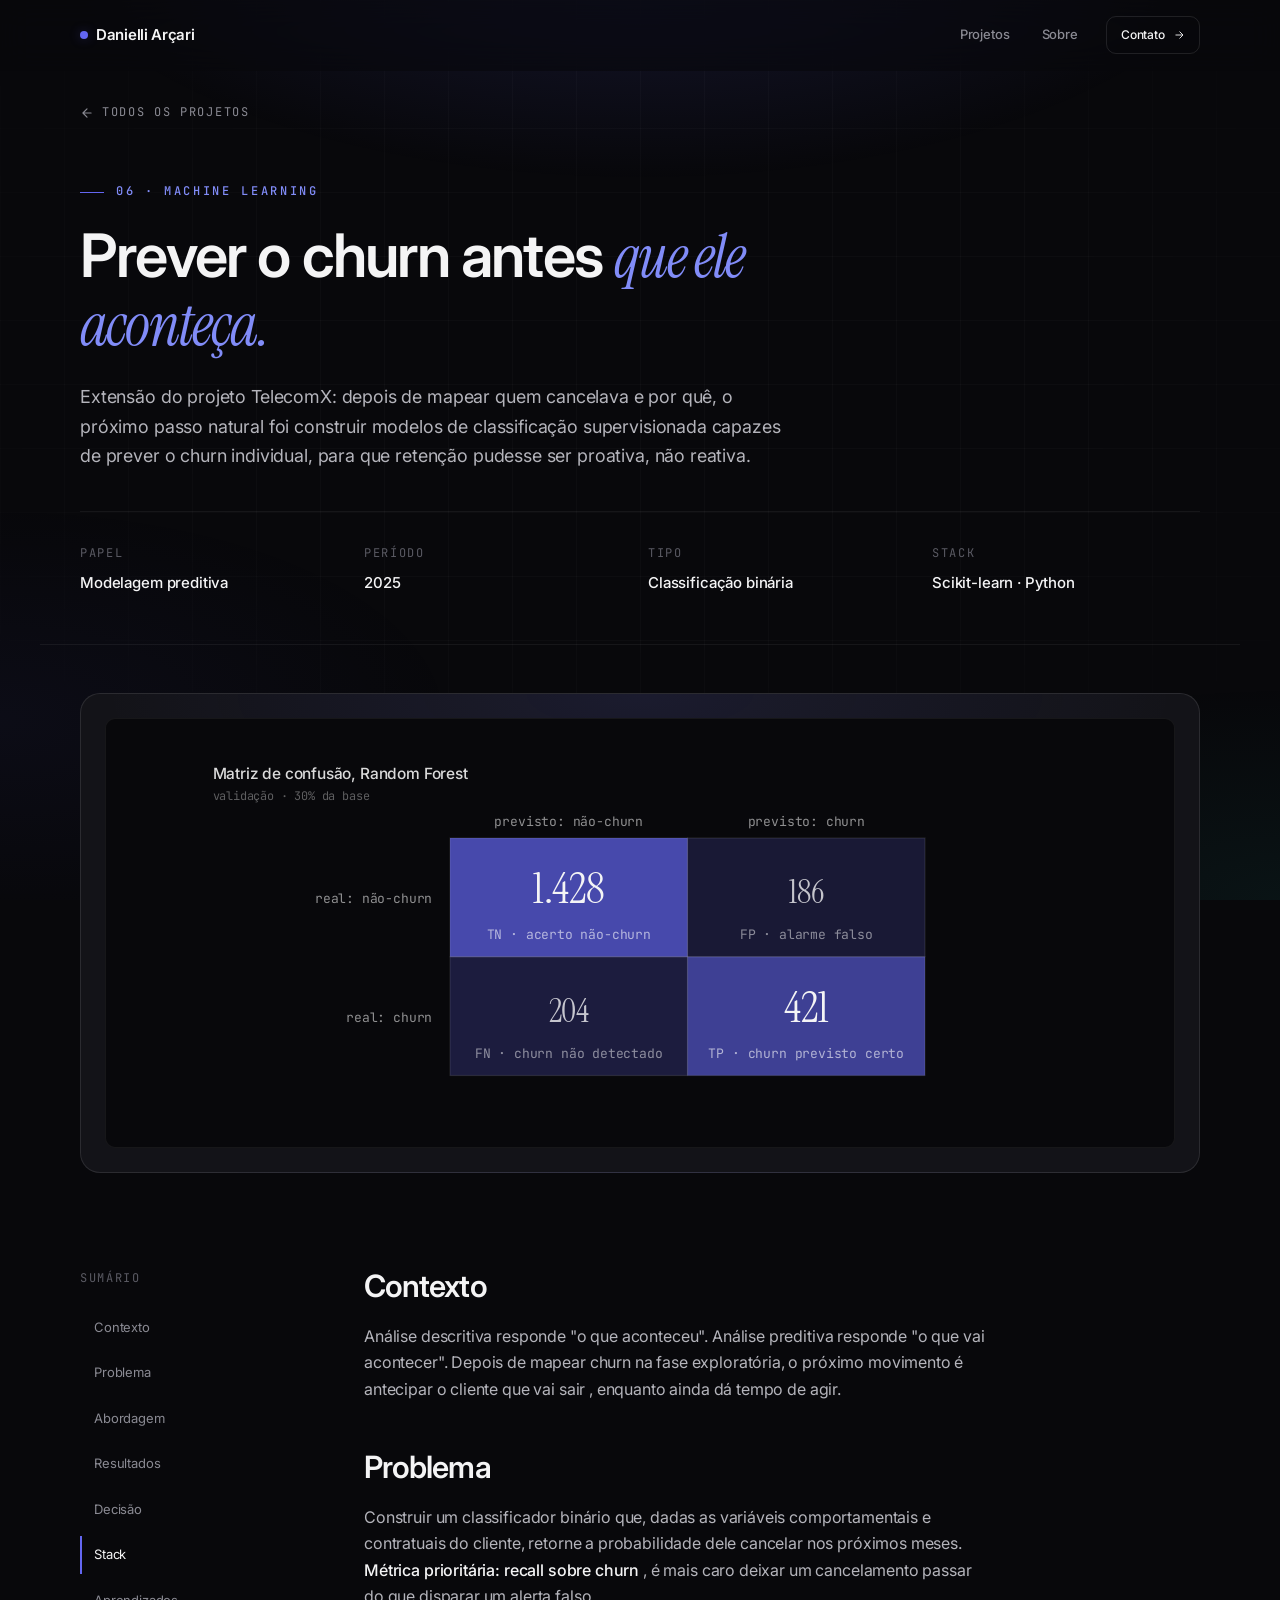
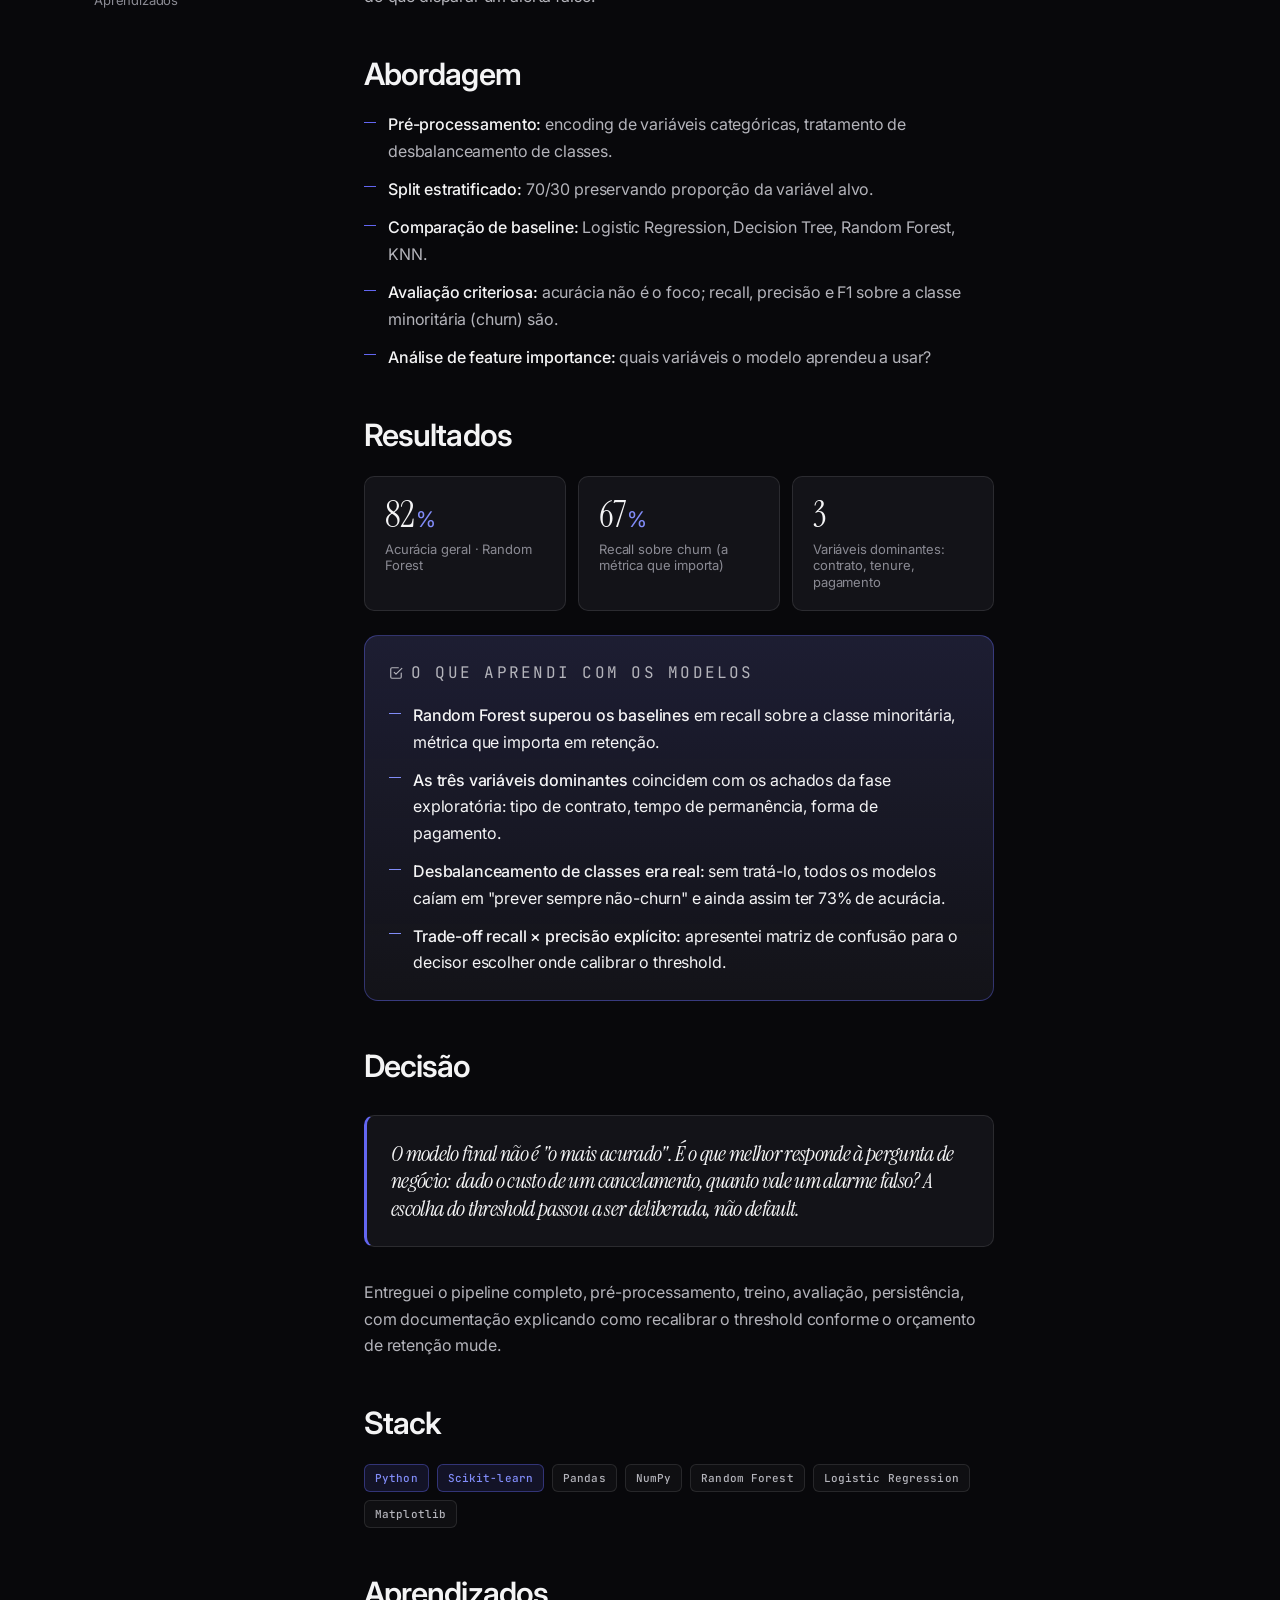
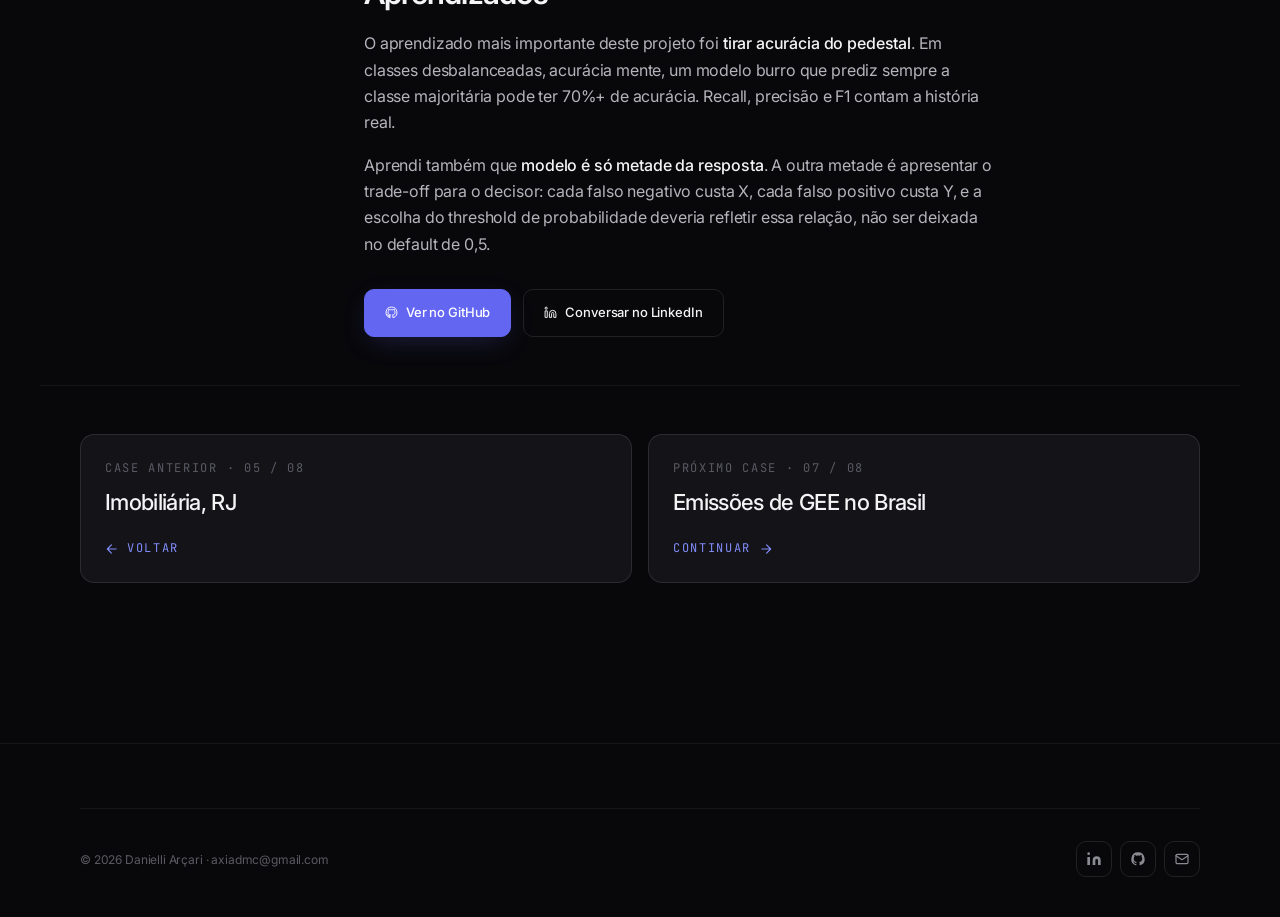
<file: projetos/telecomx-ml.html>
<!DOCTYPE html>
<html lang="pt-BR">
<head>
  <meta charset="UTF-8" />
  <meta name="viewport" content="width=device-width, initial-scale=1.0" />
  <meta name="theme-color" content="#08080B" />
  <title>Churn com ML · Case · Danielli Arçari</title>
  <meta name="description" content="Extensão do projeto TelecomX com modelos de classificação supervisionada para prever evasão." />
  <link rel="preconnect" href="https://fonts.googleapis.com" />
  <link rel="preconnect" href="https://fonts.gstatic.com" crossorigin />
  <link href="https://fonts.googleapis.com/css2?family=Inter:wght@300;400;500;600;700&family=Instrument+Serif:ital@0;1&family=JetBrains+Mono:wght@400;500&display=swap" rel="stylesheet" />
  <link rel="stylesheet" href="../css/tokens.css" />
  <link rel="stylesheet" href="../css/base.css" />
  <link rel="stylesheet" href="../css/components.css" />
  <link rel="stylesheet" href="../css/project.css" />
  <link rel="icon" href="data:image/svg+xml,%3Csvg xmlns='http://www.w3.org/2000/svg' viewBox='0 0 32 32'%3E%3Crect width='32' height='32' rx='6' fill='%23080808'/%3E%3Ctext x='16' y='22' font-family='Inter,sans-serif' font-size='18' font-weight='700' fill='%236366F1' text-anchor='middle'%3ED%3C/text%3E%3C/svg%3E" />
</head>
<body>

<header class="nav" role="banner">
  <div class="container nav__inner">
    <a href="../index.html" class="nav__brand"><span class="nav__brand-dot" aria-hidden="true"></span><span>Danielli Arçari</span></a>
    <nav class="nav__links" aria-label="Navegação">
      <a class="nav__link" href="../index.html#projetos">Projetos</a>
      <a class="nav__link" href="../index.html#sobre">Sobre</a>
      <a class="nav__link nav__cta btn btn--ghost btn--sm" href="../index.html#contato">Contato
        <svg class="btn__icon btn__icon--arrow" viewBox="0 0 24 24" aria-hidden="true"><path d="M5 12h14M13 5l7 7-7 7"/></svg>
      </a>
    </nav>
  </div>
</header>

<main>

  <div class="container case-breadcrumb">
    <a href="../index.html#projetos" class="case-back">
      <svg viewBox="0 0 24 24" fill="none" stroke="currentColor" stroke-width="2" stroke-linecap="round" stroke-linejoin="round" aria-hidden="true"><path d="M19 12H5M12 19l-7-7 7-7"/></svg>
      Todos os projetos
    </a>
  </div>

  <section class="container case-header">
    <p class="eyebrow eyebrow--accent case-header__eyebrow">06 · Machine Learning</p>
    <h1 class="case-header__title">Prever o churn antes <em>que ele aconteça.</em></h1>
    <p class="case-header__lede">
      Extensão do projeto TelecomX: depois de mapear quem cancelava e por quê, o próximo passo natural foi construir modelos
      de classificação supervisionada capazes de prever o churn individual, para que retenção pudesse ser proativa, não
      reativa.
    </p>
    <div class="case-meta">
      <div class="case-meta__item"><span class="case-meta__label">Papel</span><span class="case-meta__value">Modelagem preditiva</span></div>
      <div class="case-meta__item"><span class="case-meta__label">Período</span><span class="case-meta__value">2025</span></div>
      <div class="case-meta__item"><span class="case-meta__label">Tipo</span><span class="case-meta__value">Classificação binária</span></div>
      <div class="case-meta__item"><span class="case-meta__label">Stack</span><span class="case-meta__value">Scikit-learn · Python</span></div>
    </div>
  </section>

  <div class="container">
    <div class="case-hero-viz">
      <div class="case-hero-viz__inner">
        <svg viewBox="0 0 800 320" xmlns="http://www.w3.org/2000/svg">
          <text x="40" y="30" font-family="Inter, sans-serif" font-size="13" font-weight="500" fill="rgba(255,255,255,0.85)">Matriz de confusão, Random Forest</text>
          <text x="40" y="48" font-family="JetBrains Mono, monospace" font-size="10" fill="rgba(255,255,255,0.35)">validação · 30% da base</text>

          <g>
            <rect x="240" y="80"  width="200" height="100" fill="#6366F1" fill-opacity="0.7"  stroke="rgba(255,255,255,0.10)"/>
            <rect x="440" y="80"  width="200" height="100" fill="#6366F1" fill-opacity="0.18" stroke="rgba(255,255,255,0.10)"/>
            <rect x="240" y="180" width="200" height="100" fill="#6366F1" fill-opacity="0.22" stroke="rgba(255,255,255,0.10)"/>
            <rect x="440" y="180" width="200" height="100" fill="#6366F1" fill-opacity="0.6"  stroke="rgba(255,255,255,0.10)"/>

            <text x="340" y="135" font-family="Instrument Serif, serif" font-size="36" fill="#F4F4F5" text-anchor="middle">1.428</text>
            <text x="340" y="165" font-family="JetBrains Mono, monospace" font-size="11" fill="rgba(255,255,255,0.6)" text-anchor="middle">TN · acerto não-churn</text>

            <text x="540" y="135" font-family="Instrument Serif, serif" font-size="28" fill="rgba(255,255,255,0.75)" text-anchor="middle">186</text>
            <text x="540" y="165" font-family="JetBrains Mono, monospace" font-size="11" fill="rgba(255,255,255,0.5)" text-anchor="middle">FP · alarme falso</text>

            <text x="340" y="235" font-family="Instrument Serif, serif" font-size="28" fill="rgba(255,255,255,0.75)" text-anchor="middle">204</text>
            <text x="340" y="265" font-family="JetBrains Mono, monospace" font-size="11" fill="rgba(255,255,255,0.5)" text-anchor="middle">FN · churn não detectado</text>

            <text x="540" y="235" font-family="Instrument Serif, serif" font-size="36" fill="#F4F4F5" text-anchor="middle">421</text>
            <text x="540" y="265" font-family="JetBrains Mono, monospace" font-size="11" fill="rgba(255,255,255,0.6)" text-anchor="middle">TP · churn previsto certo</text>
          </g>

          <text x="340" y="70"  font-family="JetBrains Mono, monospace" font-size="11" fill="rgba(255,255,255,0.55)" text-anchor="middle">previsto: não-churn</text>
          <text x="540" y="70"  font-family="JetBrains Mono, monospace" font-size="11" fill="rgba(255,255,255,0.55)" text-anchor="middle">previsto: churn</text>
          <text x="225" y="135" font-family="JetBrains Mono, monospace" font-size="11" fill="rgba(255,255,255,0.55)" text-anchor="end">real: não-churn</text>
          <text x="225" y="235" font-family="JetBrains Mono, monospace" font-size="11" fill="rgba(255,255,255,0.55)" text-anchor="end">real: churn</text>
        </svg>
      </div>
    </div>
  </div>

  <div class="container case-body">

    <aside class="case-toc" aria-label="Sumário">
      <p class="case-toc__label">Sumário</p>
      <a href="#contexto">Contexto</a>
      <a href="#problema">Problema</a>
      <a href="#abordagem">Abordagem</a>
      <a href="#achados">Resultados</a>
      <a href="#decisao">Decisão</a>
      <a href="#stack">Stack</a>
      <a href="#aprendizados">Aprendizados</a>
    </aside>

    <article class="case-content">

      <section id="contexto">
        <h2>Contexto</h2>
        <p>
          Análise descritiva responde "o que aconteceu". Análise preditiva responde "o que vai acontecer".
          Depois de mapear churn na fase exploratória, o próximo movimento é antecipar o cliente que vai sair ,
          enquanto ainda dá tempo de agir.
        </p>
      </section>

      <section id="problema">
        <h2>Problema</h2>
        <p>
          Construir um classificador binário que, dadas as variáveis comportamentais e contratuais do cliente,
          retorne a probabilidade dele cancelar nos próximos meses. <strong>Métrica prioritária: recall sobre churn</strong> ,
          é mais caro deixar um cancelamento passar do que disparar um alerta falso.
        </p>
      </section>

      <section id="abordagem">
        <h2>Abordagem</h2>
        <ul>
          <li><strong>Pré-processamento:</strong> encoding de variáveis categóricas, tratamento de desbalanceamento de classes.</li>
          <li><strong>Split estratificado:</strong> 70/30 preservando proporção da variável alvo.</li>
          <li><strong>Comparação de baseline:</strong> Logistic Regression, Decision Tree, Random Forest, KNN.</li>
          <li><strong>Avaliação criteriosa:</strong> acurácia não é o foco; recall, precisão e F1 sobre a classe minoritária (churn) são.</li>
          <li><strong>Análise de feature importance:</strong> quais variáveis o modelo aprendeu a usar?</li>
        </ul>
      </section>

      <section id="achados">
        <h2>Resultados</h2>

        <div class="case-stats">
          <div class="case-stat">
            <div class="case-stat__value">82<em>%</em></div>
            <div class="case-stat__label">Acurácia geral · Random Forest</div>
          </div>
          <div class="case-stat">
            <div class="case-stat__value">67<em>%</em></div>
            <div class="case-stat__label">Recall sobre churn (a métrica que importa)</div>
          </div>
          <div class="case-stat">
            <div class="case-stat__value">3</div>
            <div class="case-stat__label">Variáveis dominantes: contrato, tenure, pagamento</div>
          </div>
        </div>

        <div class="case-findings">
          <p class="case-findings__title">
            <svg viewBox="0 0 24 24" fill="none" stroke="currentColor" stroke-width="2" stroke-linecap="round" stroke-linejoin="round"><path d="M9 11l3 3L22 4M21 12v7a2 2 0 0 1-2 2H5a2 2 0 0 1-2-2V5a2 2 0 0 1 2-2h11"/></svg>
            O que aprendi com os modelos
          </p>
          <ul>
            <li><strong>Random Forest superou os baselines</strong> em recall sobre a classe minoritária, métrica que importa em retenção.</li>
            <li><strong>As três variáveis dominantes</strong> coincidem com os achados da fase exploratória: tipo de contrato, tempo de permanência, forma de pagamento.</li>
            <li><strong>Desbalanceamento de classes era real:</strong> sem tratá-lo, todos os modelos caíam em "prever sempre não-churn" e ainda assim ter 73% de acurácia.</li>
            <li><strong>Trade-off recall × precisão explícito:</strong> apresentei matriz de confusão para o decisor escolher onde calibrar o threshold.</li>
          </ul>
        </div>
      </section>

      <section id="decisao">
        <h2>Decisão</h2>
        <blockquote class="case-quote">
          O modelo final não é "o mais acurado". É o que melhor responde à pergunta de negócio: dado o custo de
          um cancelamento, quanto vale um alarme falso? A escolha do threshold passou a ser deliberada, não default.
        </blockquote>
        <p>
          Entreguei o pipeline completo, pré-processamento, treino, avaliação, persistência, com documentação
          explicando como recalibrar o threshold conforme o orçamento de retenção mude.
        </p>
      </section>

      <section id="stack">
        <h2>Stack</h2>
        <div class="case-stack tag-group">
          <span class="tag tag--accent">Python</span>
          <span class="tag tag--accent">Scikit-learn</span>
          <span class="tag">Pandas</span>
          <span class="tag">NumPy</span>
          <span class="tag">Random Forest</span>
          <span class="tag">Logistic Regression</span>
          <span class="tag">Matplotlib</span>
        </div>
      </section>

      <section id="aprendizados">
        <h2>Aprendizados</h2>
        <p>
          O aprendizado mais importante deste projeto foi <strong>tirar acurácia do pedestal</strong>. Em classes
          desbalanceadas, acurácia mente, um modelo burro que prediz sempre a classe majoritária pode ter 70%+ de acurácia.
          Recall, precisão e F1 contam a história real.
        </p>
        <p>
          Aprendi também que <strong>modelo é só metade da resposta</strong>. A outra metade é apresentar o trade-off para o
          decisor: cada falso negativo custa X, cada falso positivo custa Y, e a escolha do threshold de probabilidade
          deveria refletir essa relação, não ser deixada no default de 0,5.
        </p>
      </section>

      <div class="case-actions">
        <a href="https://github.com/danielli-arcari/telecomX-churn-analysisML" target="_blank" rel="noopener" class="btn btn--accent">
          <svg class="btn__icon" viewBox="0 0 24 24" fill="currentColor"><path d="M12 2a10 10 0 0 0-3.16 19.49c.5.09.68-.22.68-.48v-1.7c-2.78.6-3.37-1.34-3.37-1.34-.45-1.16-1.11-1.47-1.11-1.47-.91-.62.07-.6.07-.6 1 .07 1.53 1.03 1.53 1.03.89 1.52 2.34 1.08 2.91.83.09-.65.35-1.09.63-1.34-2.22-.25-4.56-1.11-4.56-4.95 0-1.09.39-1.99 1.03-2.69-.1-.25-.45-1.27.1-2.65 0 0 .84-.27 2.75 1.03A9.56 9.56 0 0 1 12 6.8c.85 0 1.71.11 2.5.34 1.91-1.3 2.75-1.03 2.75-1.03.55 1.38.2 2.4.1 2.65.64.7 1.03 1.6 1.03 2.69 0 3.85-2.34 4.7-4.57 4.94.36.31.68.92.68 1.85v2.74c0 .27.18.58.69.48A10 10 0 0 0 12 2z"/></svg>
          Ver no GitHub
        </a>
        <a href="https://www.linkedin.com/in/danielli-arcari" target="_blank" rel="noopener" class="btn btn--ghost">
          <svg class="btn__icon" viewBox="0 0 24 24" fill="currentColor"><path d="M16 8a6 6 0 0 1 6 6v7h-4v-7a2 2 0 0 0-4 0v7h-4v-7a6 6 0 0 1 6-6zM2 9h4v12H2zM4 6a2 2 0 1 1 0-4 2 2 0 0 1 0 4z"/></svg>
          Conversar no LinkedIn
        </a>
      </div>

    </article>
  </div>

  <section class="container case-next">
    <div class="case-next__grid">
      <a href="imobiliaria.html" class="case-next__card">
        <p class="case-next__label">Case anterior · 05 / 08</p>
        <h3 class="case-next__title">Imobiliária, RJ</h3>
        <span class="case-next__arrow">
          <svg viewBox="0 0 24 24" fill="none" stroke="currentColor" stroke-width="2" stroke-linecap="round" stroke-linejoin="round" style="transform:rotate(180deg);"><path d="M5 12h14M13 5l7 7-7 7"/></svg>
          Voltar
        </span>
      </a>
      <a href="gee-brasil.html" class="case-next__card">
        <p class="case-next__label">Próximo case · 07 / 08</p>
        <h3 class="case-next__title">Emissões de GEE no Brasil</h3>
        <span class="case-next__arrow">
          Continuar
          <svg viewBox="0 0 24 24" fill="none" stroke="currentColor" stroke-width="2" stroke-linecap="round" stroke-linejoin="round"><path d="M5 12h14M13 5l7 7-7 7"/></svg>
        </span>
      </a>
    </div>
  </section>

  <footer class="footer">
    <div class="container">
      <div class="footer__bottom" style="border-top:1px solid var(--border-subtle);padding-top:var(--s-8);">
        <span>© <span id="year">2026</span> Danielli Arçari · axiadmc@gmail.com</span>
        <div class="footer__socials">
          <a class="footer__social" href="https://www.linkedin.com/in/danielli-arcari" target="_blank" rel="noopener" aria-label="LinkedIn"><svg viewBox="0 0 24 24" fill="currentColor"><path d="M16 8a6 6 0 0 1 6 6v7h-4v-7a2 2 0 0 0-4 0v7h-4v-7a6 6 0 0 1 6-6zM2 9h4v12H2zM4 6a2 2 0 1 1 0-4 2 2 0 0 1 0 4z"/></svg></a>
          <a class="footer__social" href="https://github.com/danielli-arcari" target="_blank" rel="noopener" aria-label="GitHub"><svg viewBox="0 0 24 24" fill="currentColor"><path d="M12 2a10 10 0 0 0-3.16 19.49c.5.09.68-.22.68-.48v-1.7c-2.78.6-3.37-1.34-3.37-1.34-.45-1.16-1.11-1.47-1.11-1.47-.91-.62.07-.6.07-.6 1 .07 1.53 1.03 1.53 1.03.89 1.52 2.34 1.08 2.91.83.09-.65.35-1.09.63-1.34-2.22-.25-4.56-1.11-4.56-4.95 0-1.09.39-1.99 1.03-2.69-.1-.25-.45-1.27.1-2.65 0 0 .84-.27 2.75 1.03A9.56 9.56 0 0 1 12 6.8c.85 0 1.71.11 2.5.34 1.91-1.3 2.75-1.03 2.75-1.03.55 1.38.2 2.4.1 2.65.64.7 1.03 1.6 1.03 2.69 0 3.85-2.34 4.7-4.57 4.94.36.31.68.92.68 1.85v2.74c0 .27.18.58.69.48A10 10 0 0 0 12 2z"/></svg></a>
          <a class="footer__social" href="mailto:axiadmc@gmail.com" aria-label="E-mail"><svg viewBox="0 0 24 24" fill="none" stroke="currentColor" stroke-width="1.8" stroke-linecap="round" stroke-linejoin="round"><rect x="3" y="5" width="18" height="14" rx="2"/><path d="M3 7l9 6 9-6"/></svg></a>
        </div>
      </div>
    </div>
  </footer>

</main>

<script src="../js/main.js" defer></script>
</body>
</html>
</file>
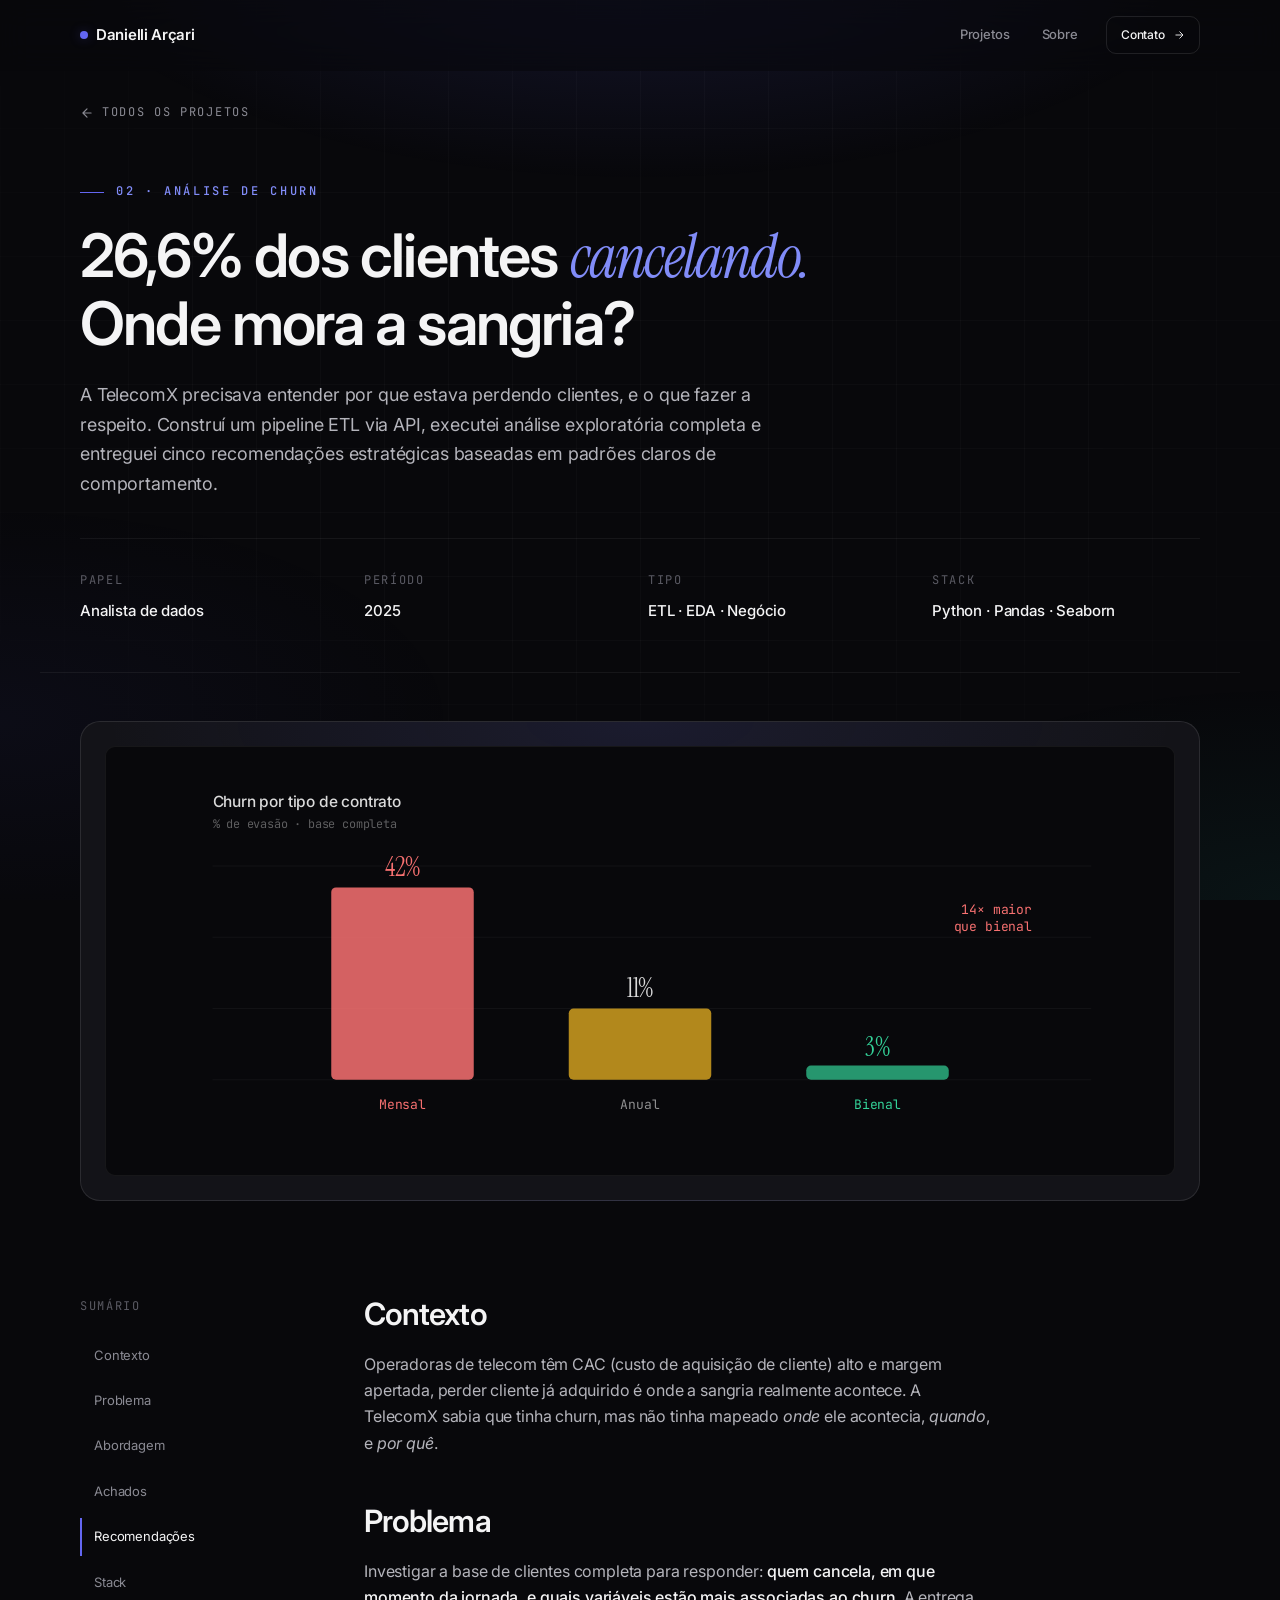
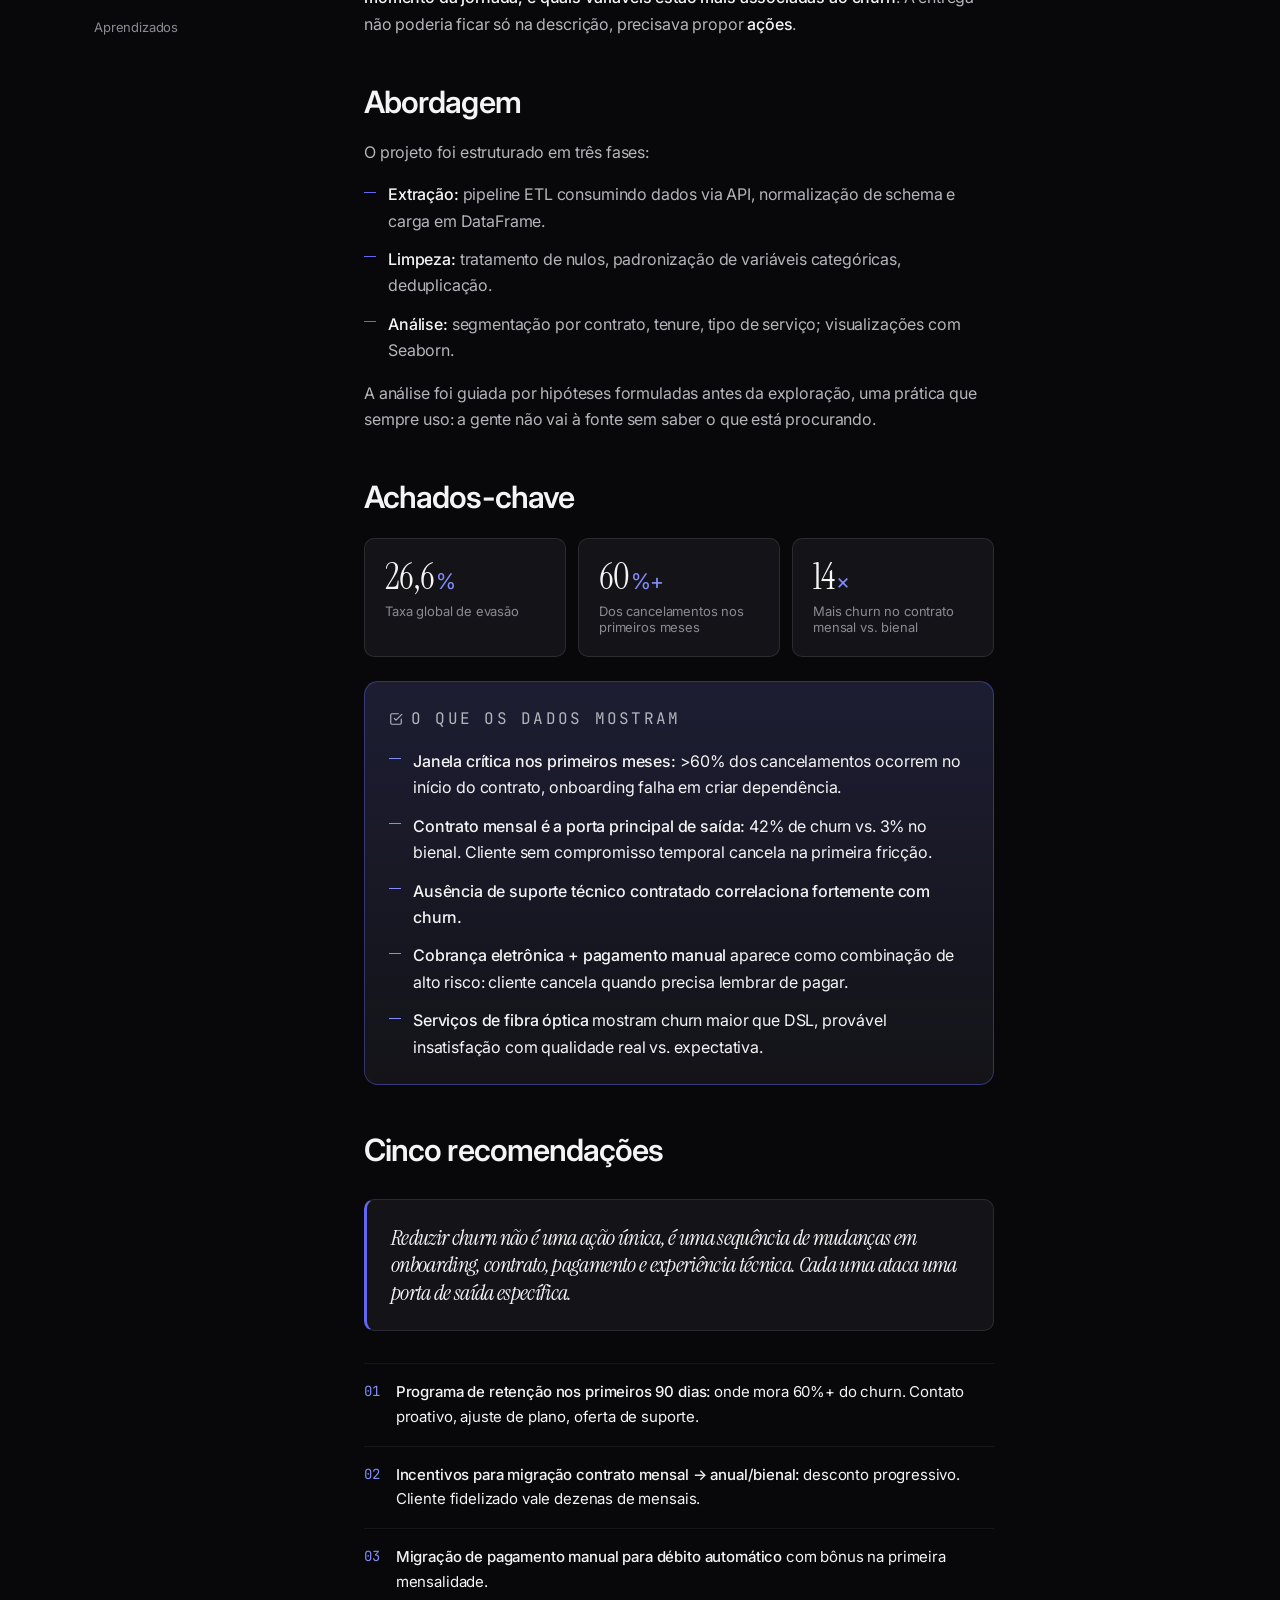
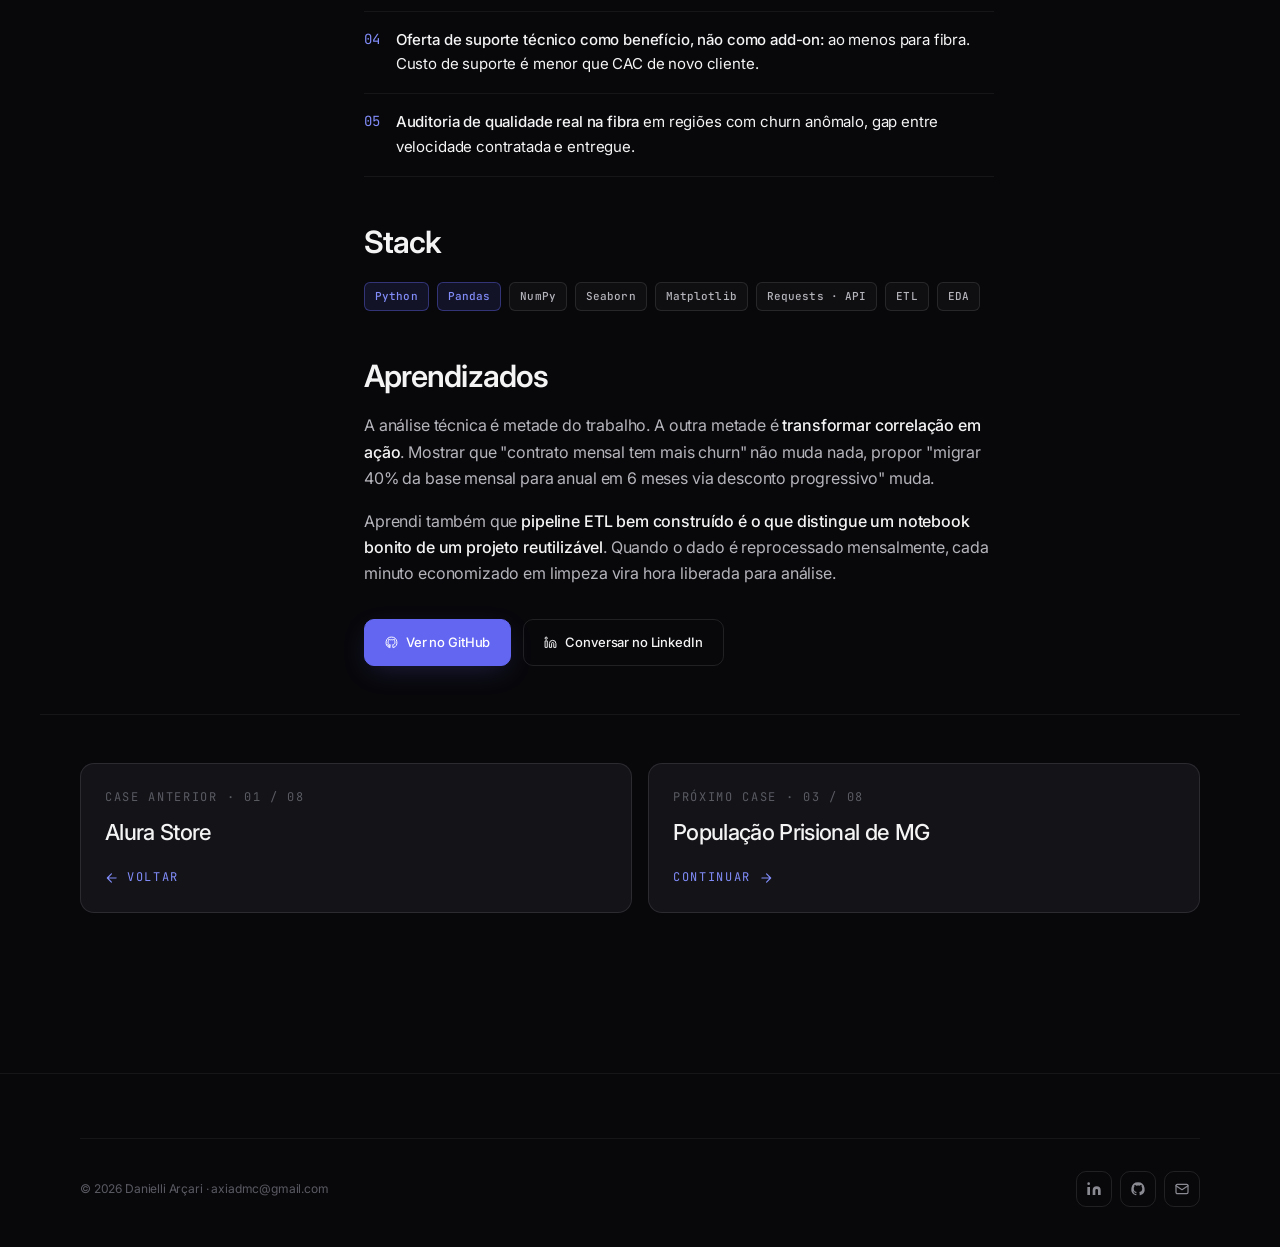
<file: projetos/telecomx.html>
<!DOCTYPE html>
<html lang="pt-BR">
<head>
  <meta charset="UTF-8" />
  <meta name="viewport" content="width=device-width, initial-scale=1.0" />
  <meta name="theme-color" content="#08080B" />
  <title>TelecomX · Análise de Evasão · Danielli Arçari</title>
  <meta name="description" content="Case completo: pipeline ETL, EDA e cinco recomendações estratégicas para reduzir churn em operadora de telecom." />

  <link rel="preconnect" href="https://fonts.googleapis.com" />
  <link rel="preconnect" href="https://fonts.gstatic.com" crossorigin />
  <link href="https://fonts.googleapis.com/css2?family=Inter:wght@300;400;500;600;700&family=Instrument+Serif:ital@0;1&family=JetBrains+Mono:wght@400;500&display=swap" rel="stylesheet" />

  <link rel="stylesheet" href="../css/tokens.css" />
  <link rel="stylesheet" href="../css/base.css" />
  <link rel="stylesheet" href="../css/components.css" />
  <link rel="stylesheet" href="../css/project.css" />
  <link rel="icon" href="data:image/svg+xml,%3Csvg xmlns='http://www.w3.org/2000/svg' viewBox='0 0 32 32'%3E%3Crect width='32' height='32' rx='6' fill='%23080808'/%3E%3Ctext x='16' y='22' font-family='Inter,sans-serif' font-size='18' font-weight='700' fill='%236366F1' text-anchor='middle'%3ED%3C/text%3E%3C/svg%3E" />
</head>
<body>

<header class="nav" role="banner">
  <div class="container nav__inner">
    <a href="../index.html" class="nav__brand"><span class="nav__brand-dot" aria-hidden="true"></span><span>Danielli Arçari</span></a>
    <nav class="nav__links" aria-label="Navegação">
      <a class="nav__link" href="../index.html#projetos">Projetos</a>
      <a class="nav__link" href="../index.html#sobre">Sobre</a>
      <a class="nav__link nav__cta btn btn--ghost btn--sm" href="../index.html#contato">Contato
        <svg class="btn__icon btn__icon--arrow" viewBox="0 0 24 24" aria-hidden="true"><path d="M5 12h14M13 5l7 7-7 7"/></svg>
      </a>
    </nav>
  </div>
</header>

<main>

  <div class="container case-breadcrumb">
    <a href="../index.html#projetos" class="case-back">
      <svg viewBox="0 0 24 24" fill="none" stroke="currentColor" stroke-width="2" stroke-linecap="round" stroke-linejoin="round" aria-hidden="true"><path d="M19 12H5M12 19l-7-7 7-7"/></svg>
      Todos os projetos
    </a>
  </div>

  <section class="container case-header">
    <p class="eyebrow eyebrow--accent case-header__eyebrow">02 · Análise de Churn</p>
    <h1 class="case-header__title">26,6% dos clientes <em>cancelando.</em><br />Onde mora a sangria?</h1>
    <p class="case-header__lede">
      A TelecomX precisava entender por que estava perdendo clientes, e o que fazer a respeito. Construí um pipeline ETL
      via API, executei análise exploratória completa e entreguei cinco recomendações estratégicas baseadas em padrões
      claros de comportamento.
    </p>
    <div class="case-meta">
      <div class="case-meta__item"><span class="case-meta__label">Papel</span><span class="case-meta__value">Analista de dados</span></div>
      <div class="case-meta__item"><span class="case-meta__label">Período</span><span class="case-meta__value">2025</span></div>
      <div class="case-meta__item"><span class="case-meta__label">Tipo</span><span class="case-meta__value">ETL · EDA · Negócio</span></div>
      <div class="case-meta__item"><span class="case-meta__label">Stack</span><span class="case-meta__value">Python · Pandas · Seaborn</span></div>
    </div>
  </section>

  <div class="container">
    <div class="case-hero-viz">
      <div class="case-hero-viz__inner">
        <svg viewBox="0 0 800 320" xmlns="http://www.w3.org/2000/svg">
          <text x="40" y="30" font-family="Inter, sans-serif" font-size="13" font-weight="500" fill="rgba(255,255,255,0.85)">Churn por tipo de contrato</text>
          <text x="40" y="48" font-family="JetBrains Mono, monospace" font-size="10" fill="rgba(255,255,255,0.35)">% de evasão · base completa</text>

          <g stroke="rgba(255,255,255,0.04)" stroke-width="1">
            <line x1="40" y1="80"  x2="780" y2="80"/>
            <line x1="40" y1="140" x2="780" y2="140"/>
            <line x1="40" y1="200" x2="780" y2="200"/>
            <line x1="40" y1="260" x2="780" y2="260"/>
          </g>

          <!-- Contrato mensal, alarmante -->
          <rect x="140" y="98" width="120" height="162" rx="4" fill="#F87171" fill-opacity="0.85"/>
          <text x="200" y="88" font-family="Instrument Serif, serif" font-size="22" fill="#F87171" text-anchor="middle">42%</text>
          <text x="200" y="285" font-family="JetBrains Mono, monospace" font-size="11" fill="#F87171" text-anchor="middle">Mensal</text>

          <!-- Anual -->
          <rect x="340" y="200" width="120" height="60" rx="4" fill="#FBBF24" fill-opacity="0.7"/>
          <text x="400" y="190" font-family="Instrument Serif, serif" font-size="22" fill="rgba(255,255,255,0.85)" text-anchor="middle">11%</text>
          <text x="400" y="285" font-family="JetBrains Mono, monospace" font-size="11" fill="rgba(255,255,255,0.55)" text-anchor="middle">Anual</text>

          <!-- Bienal, saudável -->
          <rect x="540" y="248" width="120" height="12" rx="4" fill="#34D399" fill-opacity="0.7"/>
          <text x="600" y="240" font-family="Instrument Serif, serif" font-size="22" fill="#34D399" text-anchor="middle">3%</text>
          <text x="600" y="285" font-family="JetBrains Mono, monospace" font-size="11" fill="#34D399" text-anchor="middle">Bienal</text>

          <!-- Arrow annotation -->
          <text x="730" y="120" font-family="JetBrains Mono, monospace" font-size="11" fill="#F87171" text-anchor="end">14× maior</text>
          <text x="730" y="135" font-family="JetBrains Mono, monospace" font-size="11" fill="#F87171" text-anchor="end">que bienal</text>
        </svg>
      </div>
    </div>
  </div>

  <div class="container case-body">

    <aside class="case-toc" aria-label="Sumário">
      <p class="case-toc__label">Sumário</p>
      <a href="#contexto">Contexto</a>
      <a href="#problema">Problema</a>
      <a href="#abordagem">Abordagem</a>
      <a href="#achados">Achados</a>
      <a href="#decisao">Recomendações</a>
      <a href="#stack">Stack</a>
      <a href="#aprendizados">Aprendizados</a>
    </aside>

    <article class="case-content">

      <section id="contexto">
        <h2>Contexto</h2>
        <p>
          Operadoras de telecom têm CAC (custo de aquisição de cliente) alto e margem apertada, perder cliente já adquirido é onde a sangria realmente acontece.
          A TelecomX sabia que tinha churn, mas não tinha mapeado <em>onde</em> ele acontecia, <em>quando</em>, e <em>por quê</em>.
        </p>
      </section>

      <section id="problema">
        <h2>Problema</h2>
        <p>
          Investigar a base de clientes completa para responder: <strong>quem cancela, em que momento da jornada, e quais variáveis estão mais associadas ao churn</strong>.
          A entrega não poderia ficar só na descrição, precisava propor <strong>ações</strong>.
        </p>
      </section>

      <section id="abordagem">
        <h2>Abordagem</h2>
        <p>O projeto foi estruturado em três fases:</p>
        <ul>
          <li><strong>Extração:</strong> pipeline ETL consumindo dados via API, normalização de schema e carga em DataFrame.</li>
          <li><strong>Limpeza:</strong> tratamento de nulos, padronização de variáveis categóricas, deduplicação.</li>
          <li><strong>Análise:</strong> segmentação por contrato, tenure, tipo de serviço; visualizações com Seaborn.</li>
        </ul>
        <p>
          A análise foi guiada por hipóteses formuladas antes da exploração, uma prática que sempre uso:
          a gente não vai à fonte sem saber o que está procurando.
        </p>
      </section>

      <section id="achados">
        <h2>Achados-chave</h2>

        <div class="case-stats">
          <div class="case-stat">
            <div class="case-stat__value">26,6<em>%</em></div>
            <div class="case-stat__label">Taxa global de evasão</div>
          </div>
          <div class="case-stat">
            <div class="case-stat__value">60<em>%+</em></div>
            <div class="case-stat__label">Dos cancelamentos nos primeiros meses</div>
          </div>
          <div class="case-stat">
            <div class="case-stat__value">14<em>×</em></div>
            <div class="case-stat__label">Mais churn no contrato mensal vs. bienal</div>
          </div>
        </div>

        <div class="case-findings">
          <p class="case-findings__title">
            <svg viewBox="0 0 24 24" fill="none" stroke="currentColor" stroke-width="2" stroke-linecap="round" stroke-linejoin="round"><path d="M9 11l3 3L22 4M21 12v7a2 2 0 0 1-2 2H5a2 2 0 0 1-2-2V5a2 2 0 0 1 2-2h11"/></svg>
            O que os dados mostram
          </p>
          <ul>
            <li><strong>Janela crítica nos primeiros meses:</strong> &gt;60% dos cancelamentos ocorrem no início do contrato, onboarding falha em criar dependência.</li>
            <li><strong>Contrato mensal é a porta principal de saída:</strong> 42% de churn vs. 3% no bienal. Cliente sem compromisso temporal cancela na primeira fricção.</li>
            <li><strong>Ausência de suporte técnico contratado correlaciona fortemente com churn.</strong></li>
            <li><strong>Cobrança eletrônica + pagamento manual</strong> aparece como combinação de alto risco: cliente cancela quando precisa lembrar de pagar.</li>
            <li><strong>Serviços de fibra óptica</strong> mostram churn maior que DSL, provável insatisfação com qualidade real vs. expectativa.</li>
          </ul>
        </div>
      </section>

      <section id="decisao">
        <h2>Cinco recomendações</h2>
        <blockquote class="case-quote">
          Reduzir churn não é uma ação única, é uma sequência de mudanças em onboarding, contrato, pagamento e
          experiência técnica. Cada uma ataca uma porta de saída específica.
        </blockquote>
        <ol style="counter-reset: rec; list-style: none; padding-left: 0; margin-top: var(--s-6);">
          <li style="display:flex;gap:1rem;padding:1rem 0;border-top:1px solid var(--border-subtle);">
            <span style="font-family:var(--font-mono);color:var(--accent-hover);font-size:.875rem;flex-shrink:0;">01</span>
            <div><strong>Programa de retenção nos primeiros 90 dias:</strong> onde mora 60%+ do churn. Contato proativo, ajuste de plano, oferta de suporte.</div>
          </li>
          <li style="display:flex;gap:1rem;padding:1rem 0;border-top:1px solid var(--border-subtle);">
            <span style="font-family:var(--font-mono);color:var(--accent-hover);font-size:.875rem;flex-shrink:0;">02</span>
            <div><strong>Incentivos para migração contrato mensal → anual/bienal:</strong> desconto progressivo. Cliente fidelizado vale dezenas de mensais.</div>
          </li>
          <li style="display:flex;gap:1rem;padding:1rem 0;border-top:1px solid var(--border-subtle);">
            <span style="font-family:var(--font-mono);color:var(--accent-hover);font-size:.875rem;flex-shrink:0;">03</span>
            <div><strong>Migração de pagamento manual para débito automático</strong> com bônus na primeira mensalidade.</div>
          </li>
          <li style="display:flex;gap:1rem;padding:1rem 0;border-top:1px solid var(--border-subtle);">
            <span style="font-family:var(--font-mono);color:var(--accent-hover);font-size:.875rem;flex-shrink:0;">04</span>
            <div><strong>Oferta de suporte técnico como benefício, não como add-on:</strong> ao menos para fibra. Custo de suporte é menor que CAC de novo cliente.</div>
          </li>
          <li style="display:flex;gap:1rem;padding:1rem 0;border-top:1px solid var(--border-subtle);border-bottom:1px solid var(--border-subtle);">
            <span style="font-family:var(--font-mono);color:var(--accent-hover);font-size:.875rem;flex-shrink:0;">05</span>
            <div><strong>Auditoria de qualidade real na fibra</strong> em regiões com churn anômalo, gap entre velocidade contratada e entregue.</div>
          </li>
        </ol>
      </section>

      <section id="stack">
        <h2>Stack</h2>
        <div class="case-stack tag-group">
          <span class="tag tag--accent">Python</span>
          <span class="tag tag--accent">Pandas</span>
          <span class="tag">NumPy</span>
          <span class="tag">Seaborn</span>
          <span class="tag">Matplotlib</span>
          <span class="tag">Requests · API</span>
          <span class="tag">ETL</span>
          <span class="tag">EDA</span>
        </div>
      </section>

      <section id="aprendizados">
        <h2>Aprendizados</h2>
        <p>
          A análise técnica é metade do trabalho. A outra metade é <strong>transformar correlação em ação</strong>.
          Mostrar que "contrato mensal tem mais churn" não muda nada, propor "migrar 40% da base mensal para anual em 6 meses
          via desconto progressivo" muda.
        </p>
        <p>
          Aprendi também que <strong>pipeline ETL bem construído é o que distingue um notebook bonito de um projeto reutilizável</strong>.
          Quando o dado é reprocessado mensalmente, cada minuto economizado em limpeza vira hora liberada para análise.
        </p>
      </section>

      <div class="case-actions">
        <a href="https://github.com/danielli-arcari/Analise_evasao_TelecomX" target="_blank" rel="noopener" class="btn btn--accent">
          <svg class="btn__icon" viewBox="0 0 24 24" fill="currentColor"><path d="M12 2a10 10 0 0 0-3.16 19.49c.5.09.68-.22.68-.48v-1.7c-2.78.6-3.37-1.34-3.37-1.34-.45-1.16-1.11-1.47-1.11-1.47-.91-.62.07-.6.07-.6 1 .07 1.53 1.03 1.53 1.03.89 1.52 2.34 1.08 2.91.83.09-.65.35-1.09.63-1.34-2.22-.25-4.56-1.11-4.56-4.95 0-1.09.39-1.99 1.03-2.69-.1-.25-.45-1.27.1-2.65 0 0 .84-.27 2.75 1.03A9.56 9.56 0 0 1 12 6.8c.85 0 1.71.11 2.5.34 1.91-1.3 2.75-1.03 2.75-1.03.55 1.38.2 2.4.1 2.65.64.7 1.03 1.6 1.03 2.69 0 3.85-2.34 4.7-4.57 4.94.36.31.68.92.68 1.85v2.74c0 .27.18.58.69.48A10 10 0 0 0 12 2z"/></svg>
          Ver no GitHub
        </a>
        <a href="https://www.linkedin.com/in/danielli-arcari" target="_blank" rel="noopener" class="btn btn--ghost">
          <svg class="btn__icon" viewBox="0 0 24 24" fill="currentColor"><path d="M16 8a6 6 0 0 1 6 6v7h-4v-7a2 2 0 0 0-4 0v7h-4v-7a6 6 0 0 1 6-6zM2 9h4v12H2zM4 6a2 2 0 1 1 0-4 2 2 0 0 1 0 4z"/></svg>
          Conversar no LinkedIn
        </a>
      </div>

    </article>
  </div>

  <section class="container case-next">
    <div class="case-next__grid">
      <a href="alura-store.html" class="case-next__card">
        <p class="case-next__label">Case anterior · 01 / 08</p>
        <h3 class="case-next__title">Alura Store</h3>
        <span class="case-next__arrow">
          <svg viewBox="0 0 24 24" fill="none" stroke="currentColor" stroke-width="2" stroke-linecap="round" stroke-linejoin="round" style="transform:rotate(180deg);"><path d="M5 12h14M13 5l7 7-7 7"/></svg>
          Voltar
        </span>
      </a>
      <a href="populacao-prisional.html" class="case-next__card">
        <p class="case-next__label">Próximo case · 03 / 08</p>
        <h3 class="case-next__title">População Prisional de MG</h3>
        <span class="case-next__arrow">
          Continuar
          <svg viewBox="0 0 24 24" fill="none" stroke="currentColor" stroke-width="2" stroke-linecap="round" stroke-linejoin="round"><path d="M5 12h14M13 5l7 7-7 7"/></svg>
        </span>
      </a>
    </div>
  </section>

  <footer class="footer">
    <div class="container">
      <div class="footer__bottom" style="border-top:1px solid var(--border-subtle);padding-top:var(--s-8);">
        <span>© <span id="year">2026</span> Danielli Arçari · axiadmc@gmail.com</span>
        <div class="footer__socials">
          <a class="footer__social" href="https://www.linkedin.com/in/danielli-arcari" target="_blank" rel="noopener" aria-label="LinkedIn"><svg viewBox="0 0 24 24" fill="currentColor"><path d="M16 8a6 6 0 0 1 6 6v7h-4v-7a2 2 0 0 0-4 0v7h-4v-7a6 6 0 0 1 6-6zM2 9h4v12H2zM4 6a2 2 0 1 1 0-4 2 2 0 0 1 0 4z"/></svg></a>
          <a class="footer__social" href="https://github.com/danielli-arcari" target="_blank" rel="noopener" aria-label="GitHub"><svg viewBox="0 0 24 24" fill="currentColor"><path d="M12 2a10 10 0 0 0-3.16 19.49c.5.09.68-.22.68-.48v-1.7c-2.78.6-3.37-1.34-3.37-1.34-.45-1.16-1.11-1.47-1.11-1.47-.91-.62.07-.6.07-.6 1 .07 1.53 1.03 1.53 1.03.89 1.52 2.34 1.08 2.91.83.09-.65.35-1.09.63-1.34-2.22-.25-4.56-1.11-4.56-4.95 0-1.09.39-1.99 1.03-2.69-.1-.25-.45-1.27.1-2.65 0 0 .84-.27 2.75 1.03A9.56 9.56 0 0 1 12 6.8c.85 0 1.71.11 2.5.34 1.91-1.3 2.75-1.03 2.75-1.03.55 1.38.2 2.4.1 2.65.64.7 1.03 1.6 1.03 2.69 0 3.85-2.34 4.7-4.57 4.94.36.31.68.92.68 1.85v2.74c0 .27.18.58.69.48A10 10 0 0 0 12 2z"/></svg></a>
          <a class="footer__social" href="mailto:axiadmc@gmail.com" aria-label="E-mail"><svg viewBox="0 0 24 24" fill="none" stroke="currentColor" stroke-width="1.8" stroke-linecap="round" stroke-linejoin="round"><rect x="3" y="5" width="18" height="14" rx="2"/><path d="M3 7l9 6 9-6"/></svg></a>
        </div>
      </div>
    </div>
  </footer>

</main>

<script src="../js/main.js" defer></script>
</body>
</html>
                   
</file>
<file: css/tokens.css>
/* ============================================================
   DESIGN TOKENS
   Single source of truth for colors, spacing, type, motion.
   ============================================================ */

:root {
  /* ----- Surfaces ----- */
  --bg-base:        #08080B;
  --bg-elevated:    #0F0F12;
  --bg-card:        #131318;
  --bg-card-hover:  #17171D;
  --bg-overlay:     rgba(8, 8, 11, 0.72);

  /* ----- Borders (rgba for compositing over gradients) ----- */
  --border-subtle:  rgba(255, 255, 255, 0.06);
  --border-default: rgba(255, 255, 255, 0.10);
  --border-strong:  rgba(255, 255, 255, 0.16);
  --border-accent:  rgba(99, 102, 241, 0.40);

  /* ----- Foreground ----- */
  --fg-primary:     #F4F4F5;
  --fg-secondary:   #B4B4BB;
  --fg-tertiary:    #8A8A93;
  --fg-quaternary:  #5A5A63;
  --fg-on-accent:   #FFFFFF;

  /* ----- Accent (Iris / Indigo) ----- */
  --accent:         #6366F1;
  --accent-hover:   #818CF8;
  --accent-dim:     #4F46E5;
  --accent-soft:    rgba(99, 102, 241, 0.12);
  --accent-glow:    rgba(99, 102, 241, 0.28);

  /* ----- Secondary accent (Teal) · used sparingly ----- */
  --teal:           #2DD4BF;
  --teal-soft:      rgba(45, 212, 191, 0.12);

  /* ----- Semantic ----- */
  --success:        #34D399;
  --warning:        #FBBF24;
  --danger:         #F87171;

  /* ----- Typography ----- */
  --font-sans:  'Inter', ui-sans-serif, system-ui, -apple-system, 'Segoe UI', Roboto, sans-serif;
  --font-serif: 'Instrument Serif', 'Times New Roman', Georgia, serif;
  --font-mono:  'JetBrains Mono', ui-monospace, 'SF Mono', Consolas, monospace;

  /* Modular type scale (1.25 ratio) */
  --text-xs:    0.75rem;     /* 12 */
  --text-sm:    0.8125rem;   /* 13 */
  --text-base:  0.9375rem;   /* 15 */
  --text-md:    1rem;        /* 16 */
  --text-lg:    1.125rem;    /* 18 */
  --text-xl:    1.375rem;    /* 22 */
  --text-2xl:   1.75rem;     /* 28 */
  --text-3xl:   2.25rem;     /* 36 */
  --text-4xl:   3rem;        /* 48 */
  --text-5xl:   4rem;        /* 64 */
  --text-6xl:   5.5rem;      /* 88 */

  --leading-tight:   1.1;
  --leading-snug:    1.25;
  --leading-normal:  1.5;
  --leading-relaxed: 1.65;

  --tracking-tight:  -0.03em;
  --tracking-snug:   -0.02em;
  --tracking-normal: -0.01em;
  --tracking-wide:    0.02em;
  --tracking-wider:   0.14em;
  --tracking-widest:  0.22em;

  /* ----- Spacing scale (4px base) ----- */
  --s-1:   0.25rem;
  --s-2:   0.5rem;
  --s-3:   0.75rem;
  --s-4:   1rem;
  --s-5:   1.25rem;
  --s-6:   1.5rem;
  --s-8:   2rem;
  --s-10:  2.5rem;
  --s-12:  3rem;
  --s-16:  4rem;
  --s-20:  5rem;
  --s-24:  6rem;
  --s-32:  8rem;
  --s-40:  10rem;

  /* ----- Radii ----- */
  --r-xs:   3px;
  --r-sm:   6px;
  --r-md:   10px;
  --r-lg:   14px;
  --r-xl:   20px;
  --r-2xl:  28px;
  --r-full: 9999px;

  /* ----- Shadows ----- */
  --shadow-xs:   0 1px 2px rgba(0, 0, 0, 0.35);
  --shadow-sm:   0 2px 6px rgba(0, 0, 0, 0.32);
  --shadow-md:   0 8px 24px rgba(0, 0, 0, 0.40);
  --shadow-lg:   0 16px 48px rgba(0, 0, 0, 0.55);
  --shadow-glow: 0 0 60px -10px var(--accent-glow);
  --shadow-ring: 0 0 0 1px var(--border-default);

  /* ----- Layout ----- */
  --container:        1200px;
  --container-narrow: 880px;
  --gutter:           clamp(1.25rem, 4vw, 2.5rem);

  /* ----- Motion ----- */
  --ease-out-expo:   cubic-bezier(0.16, 1, 0.3, 1);
  --ease-in-out:     cubic-bezier(0.65, 0, 0.35, 1);
  --ease-spring:     cubic-bezier(0.34, 1.56, 0.64, 1);
  --dur-fast:        140ms;
  --dur-base:        240ms;
  --dur-slow:        460ms;
  --dur-slower:      720ms;

  /* ----- Z-index ----- */
  --z-base:    1;
  --z-overlay: 50;
  --z-nav:     90;
  --z-modal:   100;
  --z-toast:   110;
}

/* Respect user's reduced-motion preference */
@media (prefers-reduced-motion: reduce) {
  :root {
    --dur-fast:   0ms;
    --dur-base:   0ms;
    --dur-slow:   0ms;
    --dur-slower: 0ms;
  }
}
</file>
<file: css/base.css>
/* ============================================================
   BASE · Reset + global element defaults + accessibility
   ============================================================ */

*,
*::before,
*::after {
  box-sizing: border-box;
  margin: 0;
  padding: 0;
}

html {
  -webkit-text-size-adjust: 100%;
  text-size-adjust: 100%;
  scroll-behavior: smooth;
  /* Slight inertia offset for anchor jumps so sticky nav doesn't cover headings */
  scroll-padding-top: 5rem;
}

body {
  min-height: 100dvh;
  background: var(--bg-base);
  color: var(--fg-primary);
  font-family: var(--font-sans);
  font-size: var(--text-base);
  font-weight: 400;
  line-height: var(--leading-relaxed);
  letter-spacing: var(--tracking-normal);
  -webkit-font-smoothing: antialiased;
  -moz-osx-font-smoothing: grayscale;
  text-rendering: optimizeLegibility;
  overflow-x: hidden;
}

/* Ambient background · radial gradients that sit behind every page.
   Deliberately faint; they add depth without competing for attention. */
body::before {
  content: '';
  position: fixed;
  inset: 0;
  z-index: -1;
  pointer-events: none;
  background:
    radial-gradient(ellipse 80% 50% at 50% -10%, rgba(99, 102, 241, 0.18), transparent 60%),
    radial-gradient(ellipse 60% 40% at 100% 100%, rgba(45, 212, 191, 0.06), transparent 60%),
    radial-gradient(ellipse 60% 40% at 0% 80%, rgba(99, 102, 241, 0.05), transparent 60%);
}

/* Faint grid pattern. CSS-only, no image request. */
body::after {
  content: '';
  position: fixed;
  inset: 0;
  z-index: -1;
  pointer-events: none;
  background-image:
    linear-gradient(to right, rgba(255, 255, 255, 0.025) 1px, transparent 1px),
    linear-gradient(to bottom, rgba(255, 255, 255, 0.025) 1px, transparent 1px);
  background-size: 64px 64px;
  mask-image: radial-gradient(ellipse 70% 60% at 50% 40%, #000 50%, transparent 100%);
  -webkit-mask-image: radial-gradient(ellipse 70% 60% at 50% 40%, #000 50%, transparent 100%);
}

a {
  color: inherit;
  text-decoration: none;
  transition: color var(--dur-fast) var(--ease-out-expo);
}

img, svg, video {
  display: block;
  max-width: 100%;
  height: auto;
}

button {
  font: inherit;
  color: inherit;
  background: none;
  border: none;
  cursor: pointer;
}

input, textarea, select {
  font: inherit;
  color: inherit;
}

/* ----- Typography defaults ----- */
h1, h2, h3, h4, h5, h6 {
  font-family: var(--font-sans);
  font-weight: 600;
  line-height: var(--leading-tight);
  letter-spacing: var(--tracking-tight);
  color: var(--fg-primary);
}

p {
  color: var(--fg-secondary);
  line-height: var(--leading-relaxed);
}

::selection {
  background: var(--accent-soft);
  color: var(--fg-primary);
}

/* ----- Focus states · accessible & consistent ----- */
:focus-visible {
  outline: 2px solid var(--accent);
  outline-offset: 3px;
  border-radius: var(--r-xs);
}

/* Scrollbar · subtle on dark */
::-webkit-scrollbar { width: 10px; height: 10px; }
::-webkit-scrollbar-track { background: var(--bg-base); }
::-webkit-scrollbar-thumb {
  background: var(--border-default);
  border-radius: var(--r-full);
  border: 2px solid var(--bg-base);
}
::-webkit-scrollbar-thumb:hover { background: var(--border-strong); }

/* ----- Utility: visually-hidden but available to screen readers ----- */
.sr-only {
  position: absolute;
  width: 1px;
  height: 1px;
  padding: 0;
  margin: -1px;
  overflow: hidden;
  clip: rect(0, 0, 0, 0);
  white-space: nowrap;
  border: 0;
}

/* ----- Layout container ----- */
.container {
  width: 100%;
  max-width: var(--container);
  margin-inline: auto;
  padding-inline: var(--gutter);
}

.container--narrow {
  max-width: var(--container-narrow);
}

/* ----- Animation utility classes ----- */
.reveal {
  opacity: 0;
  transform: translateY(20px);
  transition:
    opacity var(--dur-slow) var(--ease-out-expo),
    transform var(--dur-slow) var(--ease-out-expo);
  will-change: opacity, transform;
}
.reveal.is-visible {
  opacity: 1;
  transform: translateY(0);
}
</file>
<file: css/components.css>
/* ============================================================
   COMPONENTS · Reusable UI primitives
   Buttons · Badges · Cards · Tags · Inputs · Nav · Footer
   ============================================================ */

/* ----------------------------------------------------------------
   NAVIGATION
   Sticky, blurred-glass top bar. Inspired by Linear / Vercel.
   ---------------------------------------------------------------- */
.nav {
  position: sticky;
  top: 0;
  z-index: var(--z-nav);
  width: 100%;
  background: rgba(8, 8, 11, 0.65);
  backdrop-filter: saturate(140%) blur(16px);
  -webkit-backdrop-filter: saturate(140%) blur(16px);
  border-bottom: 1px solid transparent;
  transition: border-color var(--dur-base) var(--ease-out-expo);
}
.nav.is-scrolled {
  border-bottom-color: var(--border-subtle);
}
.nav__inner {
  display: flex;
  align-items: center;
  justify-content: space-between;
  padding-block: var(--s-4);
}
.nav__brand {
  display: inline-flex;
  align-items: center;
  gap: var(--s-2);
  font-size: var(--text-base);
  font-weight: 600;
  letter-spacing: var(--tracking-snug);
  color: var(--fg-primary);
}
.nav__brand-dot {
  width: 8px;
  height: 8px;
  border-radius: var(--r-full);
  background: var(--accent);
  box-shadow: 0 0 12px var(--accent-glow);
  animation: pulse 2.4s var(--ease-in-out) infinite;
}
@keyframes pulse {
  0%, 100% { opacity: 1; transform: scale(1); }
  50%      { opacity: 0.55; transform: scale(1.25); }
}
.nav__links {
  display: flex;
  align-items: center;
  gap: var(--s-2);
}
.nav__link {
  position: relative;
  padding: var(--s-2) var(--s-3);
  font-size: var(--text-sm);
  font-weight: 500;
  color: var(--fg-tertiary);
  border-radius: var(--r-sm);
  transition:
    color var(--dur-fast) var(--ease-out-expo),
    background-color var(--dur-fast) var(--ease-out-expo);
}
.nav__link:hover,
.nav__link[aria-current="page"] {
  color: var(--fg-primary);
  background: var(--bg-card);
}
.nav__cta {
  margin-left: var(--s-2);
}
@media (max-width: 640px) {
  .nav__links { gap: 0; }
  .nav__link  { padding-inline: var(--s-2); font-size: var(--text-xs); }
}

/* ----------------------------------------------------------------
   BUTTON
   ---------------------------------------------------------------- */
.btn {
  position: relative;
  display: inline-flex;
  align-items: center;
  justify-content: center;
  gap: var(--s-2);
  padding: 0.75rem 1.25rem;
  font-size: var(--text-sm);
  font-weight: 500;
  letter-spacing: var(--tracking-normal);
  border-radius: var(--r-md);
  border: 1px solid transparent;
  cursor: pointer;
  transition:
    background-color var(--dur-fast) var(--ease-out-expo),
    border-color    var(--dur-fast) var(--ease-out-expo),
    color           var(--dur-fast) var(--ease-out-expo),
    transform       var(--dur-fast) var(--ease-out-expo),
    box-shadow      var(--dur-fast) var(--ease-out-expo);
  white-space: nowrap;
  user-select: none;
}
.btn:active { transform: translateY(1px); }

.btn--primary {
  background: var(--fg-primary);
  color: var(--bg-base);
  border-color: var(--fg-primary);
}
.btn--primary:hover {
  background: #ffffff;
  border-color: #ffffff;
  box-shadow: 0 8px 24px rgba(255, 255, 255, 0.10);
}

.btn--accent {
  background: var(--accent);
  color: var(--fg-on-accent);
  border-color: var(--accent);
  box-shadow: 0 8px 28px -8px var(--accent-glow);
}
.btn--accent:hover {
  background: var(--accent-hover);
  border-color: var(--accent-hover);
  box-shadow: 0 12px 36px -8px var(--accent-glow);
}

.btn--ghost {
  background: transparent;
  color: var(--fg-primary);
  border-color: var(--border-default);
}
.btn--ghost:hover {
  background: var(--bg-card);
  border-color: var(--border-strong);
}

.btn--sm  { padding: 0.5rem 0.875rem; font-size: var(--text-xs); }
.btn--lg  { padding: 0.9rem 1.6rem;   font-size: var(--text-base); }

.btn__icon {
  width: 1em;
  height: 1em;
  stroke: currentColor;
  fill: none;
  stroke-width: 1.8;
  flex-shrink: 0;
}

/* Subtle "arrow nudge" on hover for ghost buttons containing arrow icon */
.btn:hover .btn__icon--arrow { transform: translateX(3px); }
.btn__icon--arrow { transition: transform var(--dur-fast) var(--ease-out-expo); }

/* ----------------------------------------------------------------
   BADGE · small inline status pill
   ---------------------------------------------------------------- */
.badge {
  display: inline-flex;
  align-items: center;
  gap: var(--s-2);
  padding: 0.3rem 0.7rem;
  font-size: var(--text-xs);
  font-weight: 500;
  letter-spacing: var(--tracking-wide);
  color: var(--fg-secondary);
  background: var(--bg-card);
  border: 1px solid var(--border-default);
  border-radius: var(--r-full);
}
.badge--live::before {
  content: '';
  width: 6px;
  height: 6px;
  border-radius: var(--r-full);
  background: var(--success);
  box-shadow: 0 0 0 3px rgba(52, 211, 153, 0.18);
  animation: pulse 2.4s var(--ease-in-out) infinite;
}
.badge--accent {
  color: var(--accent-hover);
  background: var(--accent-soft);
  border-color: var(--border-accent);
}

/* ----------------------------------------------------------------
   EYEBROW · small uppercase label above headings
   ---------------------------------------------------------------- */
.eyebrow {
  display: inline-flex;
  align-items: center;
  gap: var(--s-3);
  font-family: var(--font-mono);
  font-size: var(--text-xs);
  font-weight: 500;
  letter-spacing: var(--tracking-widest);
  text-transform: uppercase;
  color: var(--fg-tertiary);
}
.eyebrow::before {
  content: '';
  display: block;
  width: 1.5rem;
  height: 1px;
  background: var(--border-strong);
}
.eyebrow--accent { color: var(--accent-hover); }
.eyebrow--accent::before { background: var(--accent); }

/* ----------------------------------------------------------------
   TAG · chips for stack / tech
   ---------------------------------------------------------------- */
.tag {
  display: inline-flex;
  align-items: center;
  padding: 0.25rem 0.625rem;
  font-family: var(--font-mono);
  font-size: 0.6875rem;
  font-weight: 500;
  letter-spacing: 0.01em;
  color: var(--fg-secondary);
  background: rgba(255, 255, 255, 0.03);
  border: 1px solid var(--border-default);
  border-radius: var(--r-sm);
  transition:
    border-color var(--dur-fast) var(--ease-out-expo),
    color        var(--dur-fast) var(--ease-out-expo);
}
.tag:hover {
  color: var(--fg-primary);
  border-color: var(--border-strong);
}
.tag--accent {
  color: var(--accent-hover);
  background: var(--accent-soft);
  border-color: var(--border-accent);
}
.tag--learning {
  color: var(--fg-tertiary);
  border-style: dashed;
}

.tag-group {
  display: flex;
  flex-wrap: wrap;
  gap: var(--s-2);
}

/* ----------------------------------------------------------------
   SECTION HEADING · used at top of every section
   ---------------------------------------------------------------- */
.section {
  padding-block: clamp(4rem, 9vw, 7rem);
  position: relative;
}
.section__head {
  display: flex;
  flex-direction: column;
  gap: var(--s-4);
  margin-bottom: var(--s-12);
  max-width: 720px;
}
.section__title {
  font-size: clamp(1.875rem, 4vw, 2.75rem);
  font-weight: 600;
  line-height: var(--leading-tight);
  letter-spacing: var(--tracking-tight);
  color: var(--fg-primary);
}
.section__title em {
  font-family: var(--font-serif);
  font-style: italic;
  font-weight: 400;
  color: var(--accent-hover);
}
.section__desc {
  max-width: 56ch;
  font-size: var(--text-lg);
  color: var(--fg-tertiary);
  line-height: var(--leading-relaxed);
}

/* ----------------------------------------------------------------
   CARD primitives
   ---------------------------------------------------------------- */
.card {
  position: relative;
  background: var(--bg-card);
  border: 1px solid var(--border-default);
  border-radius: var(--r-lg);
  overflow: hidden;
  transition:
    border-color var(--dur-base) var(--ease-out-expo),
    background-color var(--dur-base) var(--ease-out-expo),
    transform var(--dur-base) var(--ease-out-expo);
}
.card:hover {
  border-color: var(--border-strong);
  background: var(--bg-card-hover);
}

/* "Spotlight" highlight that tracks the mouse on hover.
   The position is set via CSS variables by main.js. */
.card--spotlight::before {
  content: '';
  position: absolute;
  inset: 0;
  border-radius: inherit;
  pointer-events: none;
  background: radial-gradient(
    320px circle at var(--mx, 50%) var(--my, 50%),
    rgba(99, 102, 241, 0.10),
    transparent 50%
  );
  opacity: 0;
  transition: opacity var(--dur-base) var(--ease-out-expo);
}
.card--spotlight:hover::before { opacity: 1; }

/* ----------------------------------------------------------------
   FOOTER
   ---------------------------------------------------------------- */
.footer {
  border-top: 1px solid var(--border-subtle);
  padding-block: var(--s-16) var(--s-10);
  margin-top: var(--s-24);
}
.footer__top {
  display: grid;
  grid-template-columns: 1.4fr 1fr;
  gap: var(--s-12);
  padding-bottom: var(--s-12);
  border-bottom: 1px solid var(--border-subtle);
}
.footer__cta-eyebrow { margin-bottom: var(--s-4); }
.footer__cta-title {
  font-size: clamp(2rem, 4.5vw, 3rem);
  font-weight: 600;
  line-height: var(--leading-tight);
  letter-spacing: var(--tracking-tight);
  margin-bottom: var(--s-6);
}
.footer__cta-title em {
  font-family: var(--font-serif);
  font-style: italic;
  font-weight: 400;
  color: var(--accent-hover);
}
.footer__cta-desc {
  font-size: var(--text-lg);
  color: var(--fg-tertiary);
  margin-bottom: var(--s-8);
  max-width: 48ch;
}
.footer__cta-actions {
  display: flex;
  flex-wrap: wrap;
  gap: var(--s-3);
}
.footer__meta {
  display: flex;
  flex-direction: column;
  gap: var(--s-6);
  font-size: var(--text-sm);
  color: var(--fg-tertiary);
}
.footer__meta-label {
  font-family: var(--font-mono);
  font-size: var(--text-xs);
  letter-spacing: var(--tracking-widest);
  text-transform: uppercase;
  color: var(--fg-quaternary);
  margin-bottom: var(--s-2);
}
.footer__meta-value {
  color: var(--fg-secondary);
  font-size: var(--text-base);
}
.footer__meta-value a:hover { color: var(--accent-hover); }

.footer__bottom {
  display: flex;
  align-items: center;
  justify-content: space-between;
  flex-wrap: wrap;
  gap: var(--s-4);
  padding-top: var(--s-8);
  font-size: var(--text-xs);
  color: var(--fg-quaternary);
}
.footer__socials {
  display: flex;
  gap: var(--s-2);
}
.footer__social {
  display: inline-flex;
  align-items: center;
  justify-content: center;
  width: 36px;
  height: 36px;
  border-radius: var(--r-md);
  border: 1px solid var(--border-default);
  color: var(--fg-tertiary);
  transition:
    color var(--dur-fast) var(--ease-out-expo),
    border-color var(--dur-fast) var(--ease-out-expo),
    background-color var(--dur-fast) var(--ease-out-expo);
}
.footer__social:hover {
  color: var(--fg-primary);
  border-color: var(--border-strong);
  background: var(--bg-card);
}
.footer__social svg { width: 16px; height: 16px; }

@media (max-width: 720px) {
  .footer__top { grid-template-columns: 1fr; gap: var(--s-8); }
  .footer__bottom { justify-content: center; text-align: center; }
}

/* ----------------------------------------------------------------
   ICON helper (lucide-style inline SVGs)
   ---------------------------------------------------------------- */
.icon {
  width: 1em;
  height: 1em;
  stroke: currentColor;
  fill: none;
  stroke-width: 1.8;
  stroke-linecap: round;
  stroke-linejoin: round;
  flex-shrink: 0;
}
</file>
<file: css/home.css>
/* ============================================================
   HOME PAGE · Hero · About · Stack · Projects · Timeline
   ============================================================ */

/* ----------------------------------------------------------------
   HERO
   ---------------------------------------------------------------- */
.hero {
  position: relative;
  padding-block: clamp(5rem, 14vw, 9rem) clamp(5rem, 10vw, 7rem);
  overflow: hidden;
}

.hero__grid {
  display: grid;
  grid-template-columns: 1.3fr 1fr;
  align-items: center;
  gap: clamp(3rem, 6vw, 5rem);
}

.hero__eyebrow { margin-bottom: var(--s-6); }

.hero__title {
  font-size: clamp(2.5rem, 7vw, 5.25rem);
  font-weight: 600;
  line-height: 1.02;
  letter-spacing: -0.04em;
  color: var(--fg-primary);
  margin-bottom: var(--s-6);
}
.hero__title em {
  font-family: var(--font-serif);
  font-style: italic;
  font-weight: 400;
  color: var(--accent-hover);
}

.hero__desc {
  max-width: 52ch;
  font-size: clamp(1rem, 1.4vw, 1.125rem);
  line-height: var(--leading-relaxed);
  color: var(--fg-secondary);
  margin-bottom: var(--s-8);
}

.hero__actions {
  display: flex;
  flex-wrap: wrap;
  align-items: center;
  gap: var(--s-3);
  margin-bottom: var(--s-10);
}

.hero__meta {
  display: flex;
  gap: var(--s-8);
  padding-top: var(--s-6);
  border-top: 1px solid var(--border-subtle);
}
.hero__meta-item { display: flex; flex-direction: column; gap: var(--s-1); }
.hero__meta-label {
  font-family: var(--font-mono);
  font-size: var(--text-xs);
  letter-spacing: var(--tracking-wider);
  text-transform: uppercase;
  color: var(--fg-quaternary);
}
.hero__meta-value {
  font-size: var(--text-sm);
  color: var(--fg-secondary);
}

/* ----- Hero showcase (right column) ----- */
.hero__showcase {
  position: relative;
  display: flex;
  flex-direction: column;
  gap: var(--s-4);
}
.showcase {
  position: relative;
  padding: var(--s-6);
  background:
    linear-gradient(180deg, rgba(99, 102, 241, 0.04), transparent 40%),
    var(--bg-card);
  border: 1px solid var(--border-default);
  border-radius: var(--r-xl);
  overflow: hidden;
}
.showcase::before {
  content: '';
  position: absolute;
  inset: 0;
  border-radius: inherit;
  padding: 1px;
  background: linear-gradient(180deg, rgba(255,255,255,0.10), transparent 60%);
  -webkit-mask: linear-gradient(#000 0 0) content-box, linear-gradient(#000 0 0);
          mask: linear-gradient(#000 0 0) content-box, linear-gradient(#000 0 0);
  -webkit-mask-composite: xor;
          mask-composite: exclude;
  pointer-events: none;
}
.showcase__header {
  display: flex;
  align-items: center;
  justify-content: space-between;
  margin-bottom: var(--s-4);
}
.showcase__title {
  font-family: var(--font-mono);
  font-size: var(--text-xs);
  letter-spacing: var(--tracking-wider);
  text-transform: uppercase;
  color: var(--fg-tertiary);
}
.showcase__dots { display: flex; gap: 5px; }
.showcase__dots span {
  width: 8px;
  height: 8px;
  border-radius: var(--r-full);
  background: var(--border-strong);
}
.showcase__viz {
  height: 220px;
  border-radius: var(--r-md);
  background: var(--bg-base);
  border: 1px solid var(--border-subtle);
  padding: var(--s-4);
  position: relative;
  overflow: hidden;
}
.showcase__viz svg { width: 100%; height: 100%; }

.showcase__stats {
  display: grid;
  grid-template-columns: repeat(3, 1fr);
  gap: var(--s-2);
  margin-top: var(--s-4);
}
.showcase__stat {
  padding: var(--s-3);
  background: var(--bg-base);
  border: 1px solid var(--border-subtle);
  border-radius: var(--r-md);
}
.showcase__stat-value {
  font-family: var(--font-serif);
  font-size: var(--text-2xl);
  line-height: 1;
  color: var(--fg-primary);
  font-weight: 400;
}
.showcase__stat-label {
  margin-top: var(--s-1);
  font-family: var(--font-mono);
  font-size: 0.6875rem;
  letter-spacing: var(--tracking-wider);
  text-transform: uppercase;
  color: var(--fg-quaternary);
}

.hero__pills {
  padding: var(--s-4) var(--s-5);
  background: var(--bg-card);
  border: 1px solid var(--border-default);
  border-radius: var(--r-lg);
  display: flex;
  flex-direction: column;
  gap: var(--s-3);
}
.hero__pills-label {
  font-family: var(--font-mono);
  font-size: var(--text-xs);
  letter-spacing: var(--tracking-wider);
  text-transform: uppercase;
  color: var(--fg-tertiary);
}

@media (max-width: 900px) {
  .hero__grid { grid-template-columns: 1fr; }
  .hero__showcase { order: -1; }
  .hero__meta { flex-wrap: wrap; gap: var(--s-4); }
}

/* ----------------------------------------------------------------
   MARQUEE · gentle scrolling tape of skills/keywords
   ---------------------------------------------------------------- */
.marquee {
  position: relative;
  padding-block: var(--s-6);
  border-block: 1px solid var(--border-subtle);
  overflow: hidden;
  background: linear-gradient(180deg, var(--bg-base), var(--bg-elevated));
  -webkit-mask-image: linear-gradient(90deg, transparent 0, #000 12%, #000 88%, transparent 100%);
          mask-image: linear-gradient(90deg, transparent 0, #000 12%, #000 88%, transparent 100%);
}
.marquee__track {
  display: flex;
  gap: var(--s-12);
  animation: marquee 38s linear infinite;
  width: max-content;
}
.marquee__item {
  display: inline-flex;
  align-items: center;
  gap: var(--s-3);
  font-family: var(--font-mono);
  font-size: var(--text-sm);
  letter-spacing: 0.04em;
  color: var(--fg-tertiary);
  white-space: nowrap;
}
.marquee__item::before {
  content: '';
  width: 5px;
  height: 5px;
  border-radius: var(--r-full);
  background: var(--accent);
  opacity: 0.7;
}
@keyframes marquee {
  from { transform: translateX(0); }
  to   { transform: translateX(-50%); }
}

/* ----------------------------------------------------------------
   ABOUT
   ---------------------------------------------------------------- */
.about__grid {
  display: grid;
  grid-template-columns: 1.2fr 1fr;
  gap: clamp(2.5rem, 5vw, 4.5rem);
  align-items: start;
}
.about__body p {
  font-size: var(--text-lg);
  color: var(--fg-secondary);
  line-height: var(--leading-relaxed);
  margin-bottom: var(--s-5);
}
.about__body p:last-child { margin-bottom: 0; }
.about__body strong { color: var(--fg-primary); font-weight: 500; }
.about__quote {
  margin-block: var(--s-8);
  padding: var(--s-2) 0 var(--s-2) var(--s-6);
  border-left: 2px solid var(--accent);
  font-family: var(--font-serif);
  font-size: clamp(1.25rem, 2vw, 1.5rem);
  font-style: italic;
  line-height: var(--leading-snug);
  color: var(--fg-primary);
  letter-spacing: var(--tracking-tight);
}

.about__attrs {
  display: grid;
  grid-template-columns: 1fr 1fr;
  gap: var(--s-3);
}
.attr {
  padding: var(--s-5);
  background: var(--bg-card);
  border: 1px solid var(--border-default);
  border-radius: var(--r-lg);
  transition: border-color var(--dur-base) var(--ease-out-expo);
}
.attr:hover { border-color: var(--border-strong); }
.attr__icon {
  width: 28px;
  height: 28px;
  margin-bottom: var(--s-4);
  color: var(--accent-hover);
}
.attr__title {
  font-size: var(--text-base);
  font-weight: 500;
  color: var(--fg-primary);
  margin-bottom: var(--s-1);
  letter-spacing: var(--tracking-normal);
}
.attr__desc {
  font-size: var(--text-sm);
  color: var(--fg-tertiary);
  line-height: var(--leading-snug);
}

@media (max-width: 880px) {
  .about__grid  { grid-template-columns: 1fr; }
  .about__attrs { grid-template-columns: 1fr 1fr; }
}
@media (max-width: 480px) {
  .about__attrs { grid-template-columns: 1fr; }
}

/* ----------------------------------------------------------------
   STACK SECTION · capability cards
   ---------------------------------------------------------------- */
.stack {
  display: grid;
  grid-template-columns: repeat(3, 1fr);
  gap: var(--s-3);
}
.stack__group {
  padding: var(--s-6);
  background: var(--bg-card);
  border: 1px solid var(--border-default);
  border-radius: var(--r-lg);
  transition: border-color var(--dur-base) var(--ease-out-expo);
}
.stack__group:hover { border-color: var(--border-strong); }
.stack__group-head {
  display: flex;
  align-items: center;
  gap: var(--s-3);
  margin-bottom: var(--s-5);
}
.stack__group-icon {
  display: inline-flex;
  align-items: center;
  justify-content: center;
  width: 32px;
  height: 32px;
  background: var(--accent-soft);
  border: 1px solid var(--border-accent);
  border-radius: var(--r-sm);
  color: var(--accent-hover);
}
.stack__group-icon svg { width: 16px; height: 16px; }
.stack__group-title {
  font-size: var(--text-base);
  font-weight: 500;
  color: var(--fg-primary);
  letter-spacing: var(--tracking-normal);
}

@media (max-width: 880px) {
  .stack { grid-template-columns: 1fr; }
}

/* ----------------------------------------------------------------
   PROJECTS GRID
   ---------------------------------------------------------------- */
.projects {
  display: grid;
  grid-template-columns: repeat(2, 1fr);
  gap: var(--s-4);
}
.projects__featured { grid-column: span 2; }

.project-card {
  --mx: 50%;
  --my: 50%;
  display: flex;
  flex-direction: column;
  height: 100%;
  background: var(--bg-card);
  border: 1px solid var(--border-default);
  border-radius: var(--r-lg);
  overflow: hidden;
  cursor: pointer;
  text-decoration: none;
  color: inherit;
  transition:
    border-color var(--dur-base) var(--ease-out-expo),
    transform var(--dur-base) var(--ease-out-expo);
  position: relative;
}
.project-card::before {
  content: '';
  position: absolute;
  inset: 0;
  border-radius: inherit;
  pointer-events: none;
  background: radial-gradient(
    400px circle at var(--mx) var(--my),
    rgba(99, 102, 241, 0.10),
    transparent 50%
  );
  opacity: 0;
  transition: opacity var(--dur-base) var(--ease-out-expo);
  z-index: 1;
}
.project-card:hover {
  border-color: var(--border-strong);
  transform: translateY(-2px);
}
.project-card:hover::before { opacity: 1; }

.project-card__thumb {
  position: relative;
  aspect-ratio: 16 / 10;
  overflow: hidden;
  background: linear-gradient(135deg, #0d0d12 0%, #16161D 100%);
  border-bottom: 1px solid var(--border-subtle);
}
.project-card__thumb svg {
  position: absolute;
  inset: 0;
  width: 100%;
  height: 100%;
  transition: transform var(--dur-slow) var(--ease-out-expo);
}
.project-card:hover .project-card__thumb svg { transform: scale(1.04); }

.project-card__thumb-overlay {
  position: absolute;
  inset: 0;
  background: linear-gradient(
    180deg,
    transparent 0%,
    transparent 60%,
    rgba(8, 8, 11, 0.6) 100%
  );
  pointer-events: none;
}

.project-card__body {
  position: relative;
  z-index: 2;
  padding: var(--s-6) var(--s-6) var(--s-6);
  display: flex;
  flex-direction: column;
  gap: var(--s-3);
  flex: 1;
}
.project-card__meta {
  display: flex;
  align-items: center;
  justify-content: space-between;
  gap: var(--s-3);
  margin-bottom: var(--s-1);
}
.project-card__tag {
  font-family: var(--font-mono);
  font-size: 0.6875rem;
  letter-spacing: var(--tracking-wider);
  text-transform: uppercase;
  color: var(--accent-hover);
}
.project-card__num {
  font-family: var(--font-mono);
  font-size: 0.6875rem;
  letter-spacing: var(--tracking-wider);
  color: var(--fg-quaternary);
}
.project-card__title {
  font-size: var(--text-xl);
  font-weight: 500;
  color: var(--fg-primary);
  line-height: var(--leading-snug);
  letter-spacing: var(--tracking-snug);
}
.projects__featured .project-card__title {
  font-size: clamp(1.5rem, 2.4vw, 1.875rem);
}
.project-card__desc {
  font-size: var(--text-sm);
  color: var(--fg-tertiary);
  line-height: var(--leading-relaxed);
}
.project-card__tags {
  display: flex;
  flex-wrap: wrap;
  gap: var(--s-2);
  margin-top: auto;
  padding-top: var(--s-3);
}
.project-card__cta {
  display: inline-flex;
  align-items: center;
  gap: var(--s-2);
  font-family: var(--font-mono);
  font-size: var(--text-xs);
  letter-spacing: var(--tracking-wider);
  text-transform: uppercase;
  color: var(--fg-secondary);
  margin-top: var(--s-2);
}
.project-card:hover .project-card__cta { color: var(--accent-hover); }
.project-card__cta svg {
  width: 14px;
  height: 14px;
  transition: transform var(--dur-fast) var(--ease-out-expo);
}
.project-card:hover .project-card__cta svg { transform: translateX(3px); }

/* Featured card spans two columns with side-by-side layout */
.projects__featured .project-card {
  display: grid;
  grid-template-columns: 1.05fr 1fr;
  align-items: stretch;
}
.projects__featured .project-card__thumb {
  border-bottom: none;
  border-right: 1px solid var(--border-subtle);
  aspect-ratio: auto;
  min-height: 320px;
}
.projects__featured .project-card__body {
  padding: var(--s-8);
}

@media (max-width: 880px) {
  .projects { grid-template-columns: 1fr; }
  .projects__featured { grid-column: span 1; }
  .projects__featured .project-card { grid-template-columns: 1fr; }
  .projects__featured .project-card__thumb {
    border-right: none;
    border-bottom: 1px solid var(--border-subtle);
    aspect-ratio: 16/10;
    min-height: auto;
  }
  .projects__featured .project-card__body { padding: var(--s-6); }
}

/* ----------------------------------------------------------------
   TIMELINE · formation & experience
   ---------------------------------------------------------------- */
.timeline {
  position: relative;
}
.timeline::before {
  content: '';
  position: absolute;
  left: 7.5rem;
  top: 0;
  bottom: 0;
  width: 1px;
  background: var(--border-subtle);
}
.timeline__item {
  position: relative;
  display: grid;
  grid-template-columns: 7.5rem 1fr;
  gap: var(--s-8);
  padding-block: var(--s-6);
}
.timeline__item + .timeline__item {
  border-top: 1px solid var(--border-subtle);
}
.timeline__item::before {
  content: '';
  position: absolute;
  left: 7.5rem;
  top: 2.2rem;
  width: 9px;
  height: 9px;
  border-radius: var(--r-full);
  background: var(--bg-base);
  border: 2px solid var(--fg-quaternary);
  transform: translateX(-50%);
  transition:
    border-color var(--dur-base) var(--ease-out-expo),
    background-color var(--dur-base) var(--ease-out-expo),
    box-shadow var(--dur-base) var(--ease-out-expo);
}
.timeline__item:hover::before {
  border-color: var(--accent);
  background: var(--accent);
  box-shadow: 0 0 0 4px var(--accent-soft);
}
.timeline__date {
  font-family: var(--font-mono);
  font-size: var(--text-xs);
  letter-spacing: var(--tracking-wider);
  color: var(--fg-tertiary);
  padding-top: var(--s-2);
}
.timeline__title {
  font-size: var(--text-lg);
  font-weight: 500;
  color: var(--fg-primary);
  margin-bottom: var(--s-2);
  letter-spacing: var(--tracking-normal);
}
.timeline__sub {
  font-size: var(--text-sm);
  color: var(--fg-tertiary);
  line-height: var(--leading-relaxed);
  margin-bottom: var(--s-3);
  max-width: 60ch;
}
.timeline__status {
  display: inline-flex;
  align-items: center;
  gap: var(--s-2);
  font-family: var(--font-mono);
  font-size: 0.6875rem;
  letter-spacing: var(--tracking-wider);
  text-transform: uppercase;
}
.timeline__status--active { color: var(--accent-hover); }
.timeline__status--active::before {
  content: '';
  width: 6px;
  height: 6px;
  border-radius: var(--r-full);
  background: var(--accent);
}
.timeline__status--done { color: var(--success); }
.timeline__status--done::before {
  content: '✓';
  font-family: var(--font-sans);
  font-size: 0.75rem;
}

@media (max-width: 720px) {
  .timeline::before { left: 0.5rem; }
  .timeline__item {
    grid-template-columns: 1fr;
    gap: var(--s-2);
    padding-left: var(--s-6);
  }
  .timeline__item::before {
    left: 0.5rem;
    top: var(--s-8);
  }
  .timeline__date { padding-top: 0; }
}
</file>
<file: css/project.css>
/* ============================================================
   PROJECT DETAIL PAGE · Case study layout
   ============================================================ */

/* ----- Breadcrumb / back link ----- */
.case-breadcrumb {
  padding-block: var(--s-8) var(--s-2);
}
.case-back {
  display: inline-flex;
  align-items: center;
  gap: var(--s-2);
  font-family: var(--font-mono);
  font-size: var(--text-xs);
  letter-spacing: var(--tracking-wider);
  text-transform: uppercase;
  color: var(--fg-tertiary);
  transition: color var(--dur-fast) var(--ease-out-expo);
}
.case-back:hover { color: var(--accent-hover); }
.case-back svg {
  width: 14px;
  height: 14px;
  transition: transform var(--dur-fast) var(--ease-out-expo);
}
.case-back:hover svg { transform: translateX(-3px); }

/* ----- Case header ----- */
.case-header {
  padding-block: var(--s-10) var(--s-12);
  border-bottom: 1px solid var(--border-subtle);
}
.case-header__eyebrow { margin-bottom: var(--s-5); }
.case-header__title {
  font-size: clamp(2.25rem, 5vw, 3.75rem);
  font-weight: 600;
  line-height: var(--leading-tight);
  letter-spacing: var(--tracking-tight);
  color: var(--fg-primary);
  max-width: 22ch;
  margin-bottom: var(--s-6);
}
.case-header__title em {
  font-family: var(--font-serif);
  font-style: italic;
  font-weight: 400;
  color: var(--accent-hover);
}
.case-header__lede {
  max-width: 64ch;
  font-size: clamp(1.0625rem, 1.4vw, 1.25rem);
  color: var(--fg-secondary);
  line-height: var(--leading-relaxed);
  margin-bottom: var(--s-10);
}

.case-meta {
  display: grid;
  grid-template-columns: repeat(4, 1fr);
  gap: var(--s-4);
  padding-top: var(--s-8);
  border-top: 1px solid var(--border-subtle);
}
.case-meta__item { display: flex; flex-direction: column; gap: var(--s-2); }
.case-meta__label {
  font-family: var(--font-mono);
  font-size: var(--text-xs);
  letter-spacing: var(--tracking-wider);
  text-transform: uppercase;
  color: var(--fg-quaternary);
}
.case-meta__value {
  font-size: var(--text-base);
  color: var(--fg-primary);
  font-weight: 500;
}
@media (max-width: 720px) {
  .case-meta { grid-template-columns: 1fr 1fr; }
}

/* ----- Hero visual ----- */
.case-hero-viz {
  position: relative;
  margin-block: var(--s-12);
  padding: var(--s-6);
  background:
    radial-gradient(ellipse 80% 60% at 50% 0%, rgba(99,102,241,0.10), transparent 60%),
    var(--bg-card);
  border: 1px solid var(--border-default);
  border-radius: var(--r-xl);
  overflow: hidden;
}
.case-hero-viz__inner {
  background: var(--bg-base);
  border: 1px solid var(--border-subtle);
  border-radius: var(--r-md);
  padding: var(--s-6);
  min-height: 340px;
  display: flex;
  align-items: center;
  justify-content: center;
}
.case-hero-viz__inner svg { width: 100%; height: auto; max-height: 380px; }

/* ----- Case body layout ----- */
.case-body {
  display: grid;
  grid-template-columns: 220px 1fr;
  gap: clamp(2rem, 5vw, 5rem);
  padding-block: var(--s-12);
}
.case-toc {
  position: sticky;
  top: 6rem;
  align-self: start;
  display: flex;
  flex-direction: column;
  gap: var(--s-2);
}
.case-toc__label {
  font-family: var(--font-mono);
  font-size: var(--text-xs);
  letter-spacing: var(--tracking-wider);
  text-transform: uppercase;
  color: var(--fg-quaternary);
  margin-bottom: var(--s-3);
}
.case-toc a {
  display: block;
  padding: var(--s-2) 0;
  font-size: var(--text-sm);
  color: var(--fg-tertiary);
  border-left: 2px solid transparent;
  padding-left: var(--s-3);
  transition:
    color var(--dur-fast) var(--ease-out-expo),
    border-color var(--dur-fast) var(--ease-out-expo);
}
.case-toc a:hover,
.case-toc a.is-active {
  color: var(--fg-primary);
  border-left-color: var(--accent);
}
.case-content { min-width: 0; max-width: 70ch; }

.case-content section + section { margin-top: var(--s-12); }

.case-content h2 {
  font-size: clamp(1.625rem, 2.4vw, 2rem);
  font-weight: 600;
  line-height: var(--leading-tight);
  letter-spacing: var(--tracking-tight);
  color: var(--fg-primary);
  margin-bottom: var(--s-5);
  scroll-margin-top: 6rem;
}
.case-content h3 {
  font-size: var(--text-lg);
  font-weight: 500;
  color: var(--fg-primary);
  margin-top: var(--s-6);
  margin-bottom: var(--s-3);
  letter-spacing: var(--tracking-normal);
}
.case-content p {
  font-size: var(--text-md);
  color: var(--fg-secondary);
  line-height: var(--leading-relaxed);
  margin-bottom: var(--s-4);
}
.case-content p:last-child { margin-bottom: 0; }
.case-content strong {
  color: var(--fg-primary);
  font-weight: 500;
}
.case-content ul {
  list-style: none;
  display: flex;
  flex-direction: column;
  gap: var(--s-3);
  margin-block: var(--s-4);
}
.case-content ul li {
  position: relative;
  padding-left: var(--s-6);
  font-size: var(--text-md);
  color: var(--fg-secondary);
  line-height: var(--leading-relaxed);
}
.case-content ul li::before {
  content: '';
  position: absolute;
  left: 0;
  top: 0.65rem;
  width: 12px;
  height: 1px;
  background: var(--accent);
}

/* Pull quote inside case content */
.case-quote {
  margin-block: var(--s-8);
  padding: var(--s-6);
  background: var(--bg-card);
  border: 1px solid var(--border-default);
  border-left: 3px solid var(--accent);
  border-radius: var(--r-md);
  font-family: var(--font-serif);
  font-size: clamp(1.125rem, 1.8vw, 1.375rem);
  font-style: italic;
  color: var(--fg-primary);
  line-height: var(--leading-snug);
  letter-spacing: var(--tracking-tight);
}

/* Stats grid for findings / metrics */
.case-stats {
  display: grid;
  grid-template-columns: repeat(3, 1fr);
  gap: var(--s-3);
  margin-block: var(--s-6);
}
.case-stat {
  padding: var(--s-5);
  background: var(--bg-card);
  border: 1px solid var(--border-default);
  border-radius: var(--r-md);
}
.case-stat__value {
  font-family: var(--font-serif);
  font-size: clamp(1.75rem, 3vw, 2.25rem);
  line-height: 1;
  color: var(--fg-primary);
  font-weight: 400;
  letter-spacing: var(--tracking-tight);
}
.case-stat__value em {
  font-family: var(--font-sans);
  font-style: normal;
  color: var(--accent-hover);
  font-size: 0.6em;
  margin-left: 0.1em;
}
.case-stat__label {
  margin-top: var(--s-2);
  font-size: var(--text-sm);
  color: var(--fg-tertiary);
  line-height: var(--leading-snug);
}
@media (max-width: 720px) {
  .case-stats { grid-template-columns: 1fr; }
}

/* Findings / takeaways box */
.case-findings {
  margin-block: var(--s-6);
  padding: var(--s-6);
  background:
    linear-gradient(180deg, var(--accent-soft), transparent 100%),
    var(--bg-card);
  border: 1px solid var(--border-accent);
  border-radius: var(--r-lg);
}
.case-findings__title {
  display: inline-flex;
  align-items: center;
  gap: var(--s-2);
  font-family: var(--font-mono);
  font-size: var(--text-xs);
  letter-spacing: var(--tracking-wider);
  text-transform: uppercase;
  color: var(--accent-hover);
  margin-bottom: var(--s-4);
}
.case-findings__title svg { width: 14px; height: 14px; }
.case-findings ul { margin: 0; }
.case-findings ul li { color: var(--fg-primary); }
.case-findings ul li::before { background: var(--accent-hover); }

/* Stack used */
.case-stack {
  margin-block: var(--s-6);
}

/* Layout collapse for project body */
@media (max-width: 880px) {
  .case-body { grid-template-columns: 1fr; }
  .case-toc { position: static; flex-direction: row; flex-wrap: wrap; gap: var(--s-2); }
  .case-toc__label { width: 100%; }
  .case-toc a {
    border-left: none;
    border-bottom: 2px solid transparent;
    padding: var(--s-2) var(--s-3);
    background: var(--bg-card);
    border-radius: var(--r-sm);
  }
  .case-toc a.is-active {
    border-left: none;
    border-bottom-color: var(--accent);
  }
}

/* ----- Bottom CTA / "next project" navigation ----- */
.case-next {
  padding-block: var(--s-12) var(--s-16);
  border-top: 1px solid var(--border-subtle);
}
.case-next__grid {
  display: grid;
  grid-template-columns: 1fr 1fr;
  gap: var(--s-4);
}
.case-next__card {
  display: flex;
  flex-direction: column;
  padding: var(--s-6);
  background: var(--bg-card);
  border: 1px solid var(--border-default);
  border-radius: var(--r-lg);
  color: inherit;
  transition: border-color var(--dur-base) var(--ease-out-expo);
}
.case-next__card:hover { border-color: var(--border-strong); }
.case-next__label {
  font-family: var(--font-mono);
  font-size: var(--text-xs);
  letter-spacing: var(--tracking-wider);
  text-transform: uppercase;
  color: var(--fg-quaternary);
  margin-bottom: var(--s-3);
}
.case-next__title {
  font-size: var(--text-xl);
  font-weight: 500;
  color: var(--fg-primary);
  margin-bottom: var(--s-2);
}
.case-next__arrow {
  display: inline-flex;
  align-items: center;
  gap: var(--s-2);
  margin-top: auto;
  padding-top: var(--s-4);
  font-family: var(--font-mono);
  font-size: var(--text-xs);
  letter-spacing: var(--tracking-wider);
  text-transform: uppercase;
  color: var(--accent-hover);
}
.case-next__arrow svg {
  width: 14px;
  height: 14px;
  transition: transform var(--dur-fast) var(--ease-out-expo);
}
.case-next__card:hover .case-next__arrow svg { transform: translateX(3px); }

@media (max-width: 720px) {
  .case-next__grid { grid-template-columns: 1fr; }
}

/* ----- External link "chip" used inside CTAs ----- */
.case-actions {
  display: flex;
  flex-wrap: wrap;
  gap: var(--s-3);
  margin-top: var(--s-8);
}
</file>
